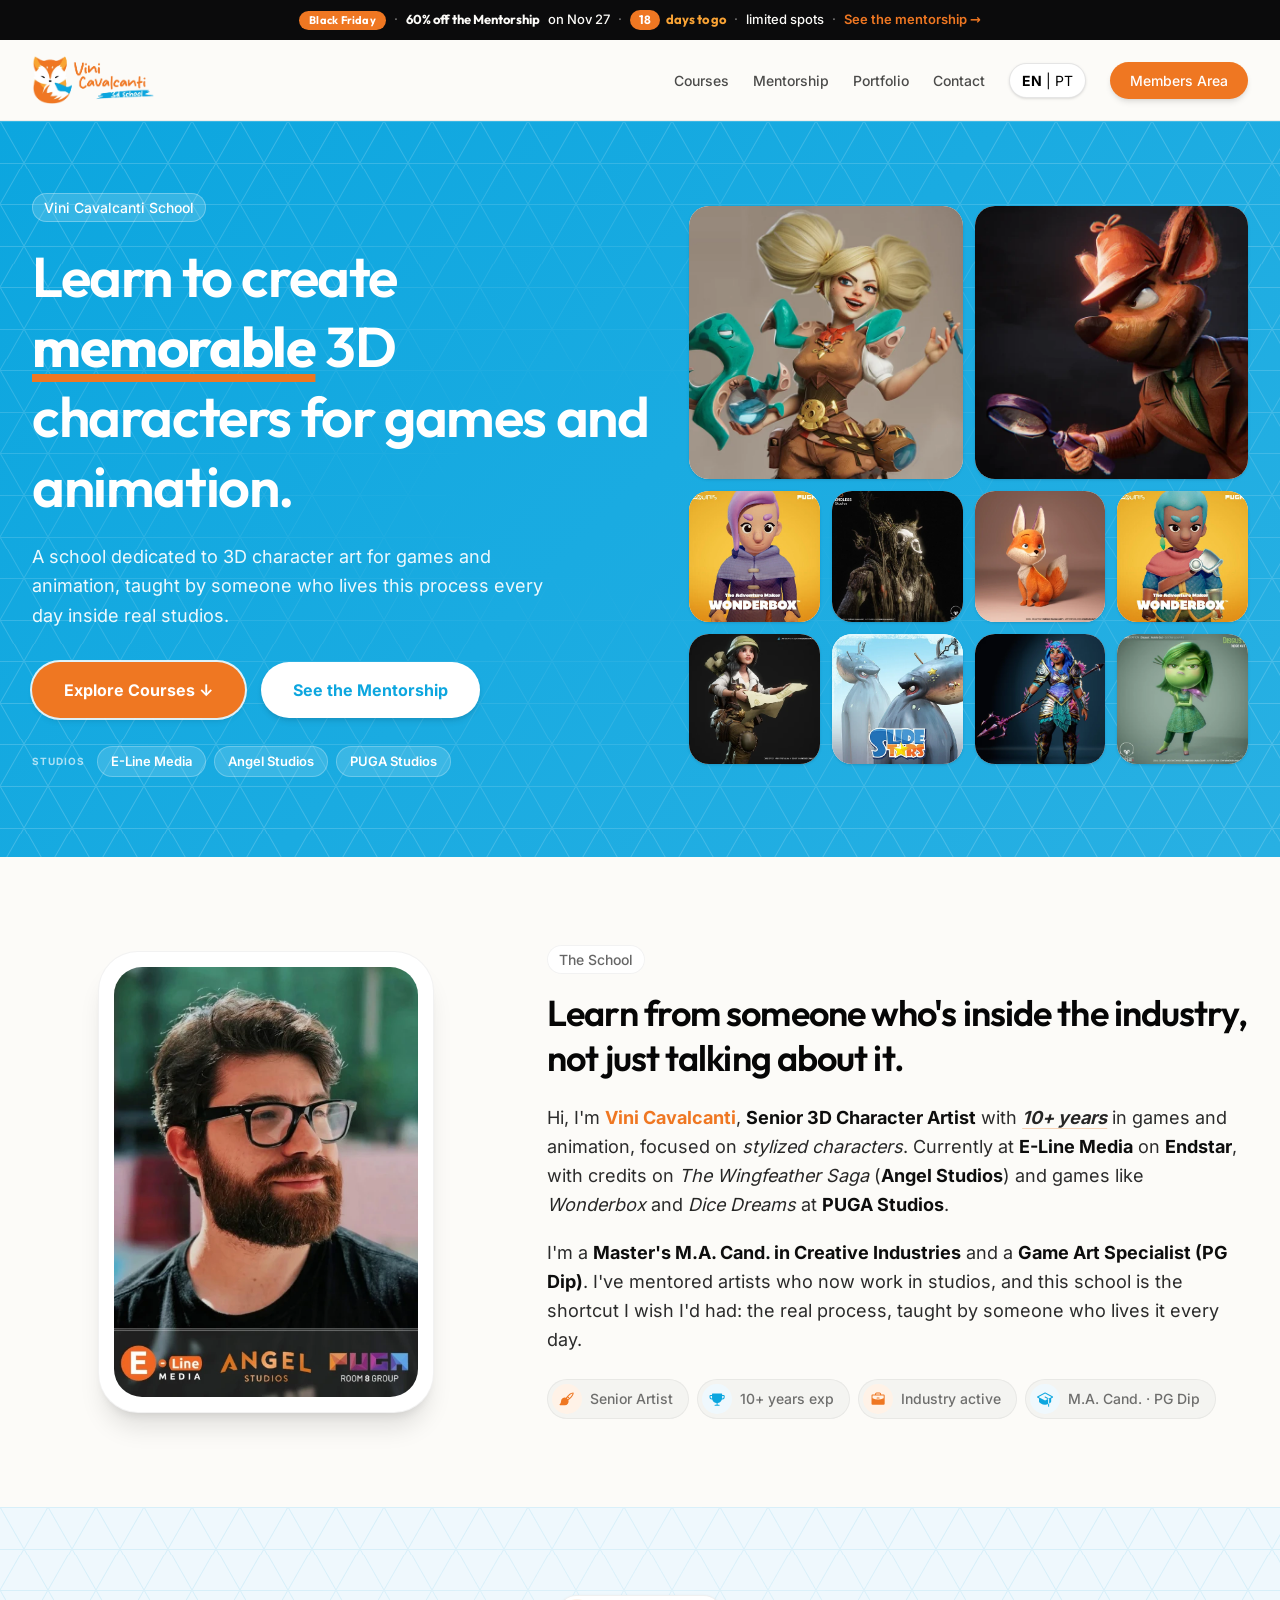
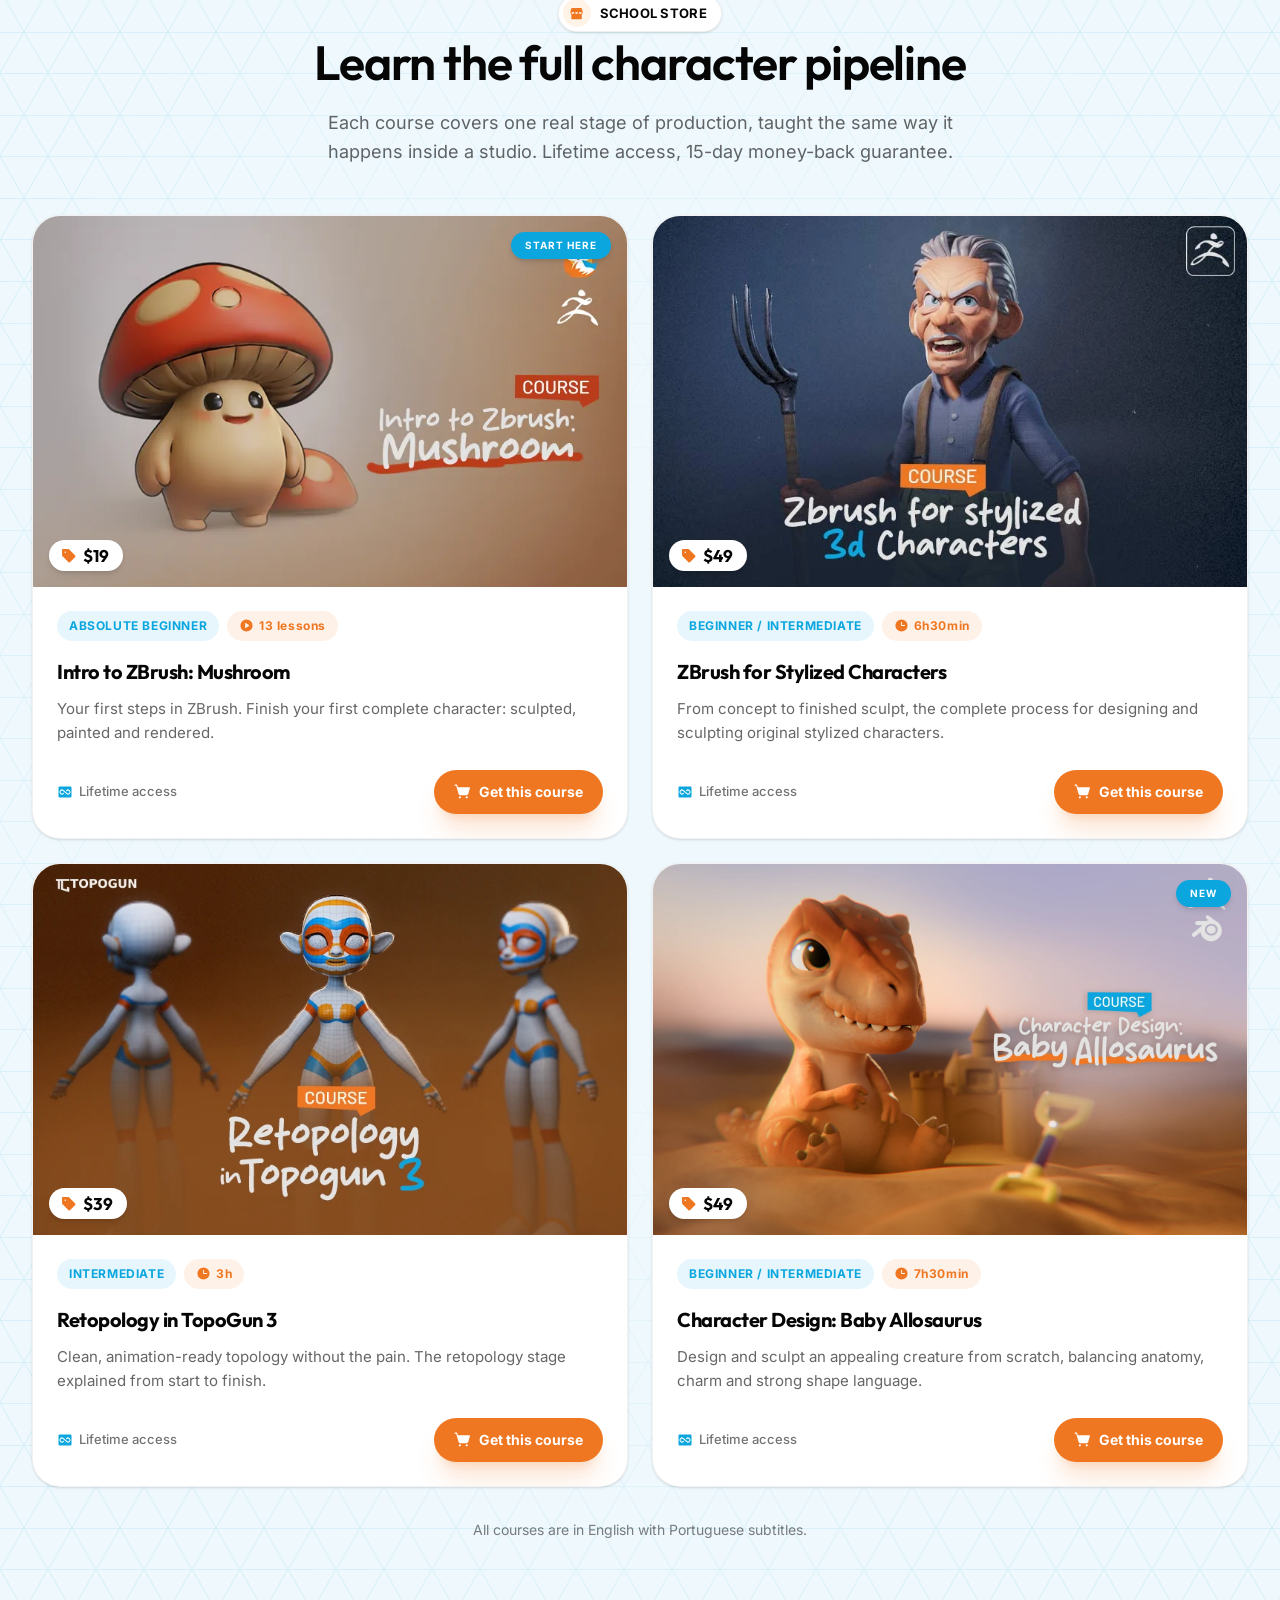
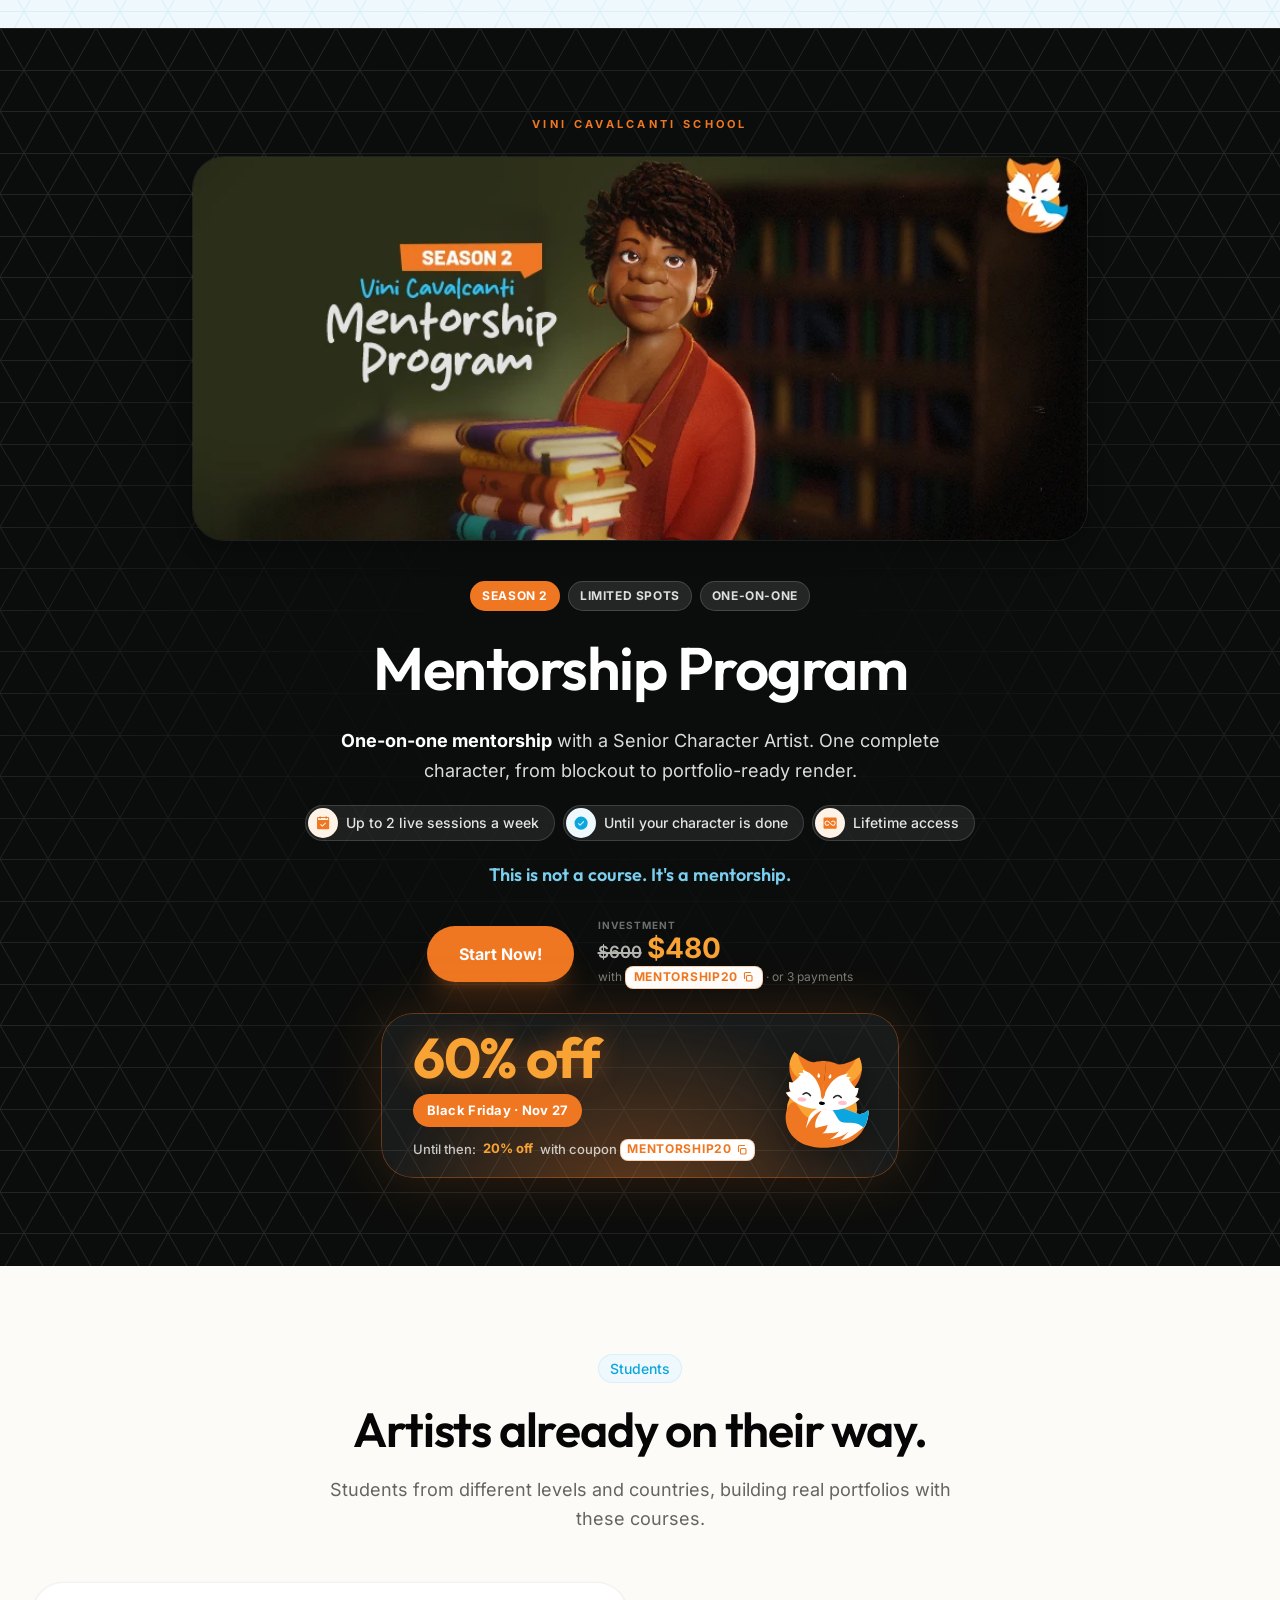
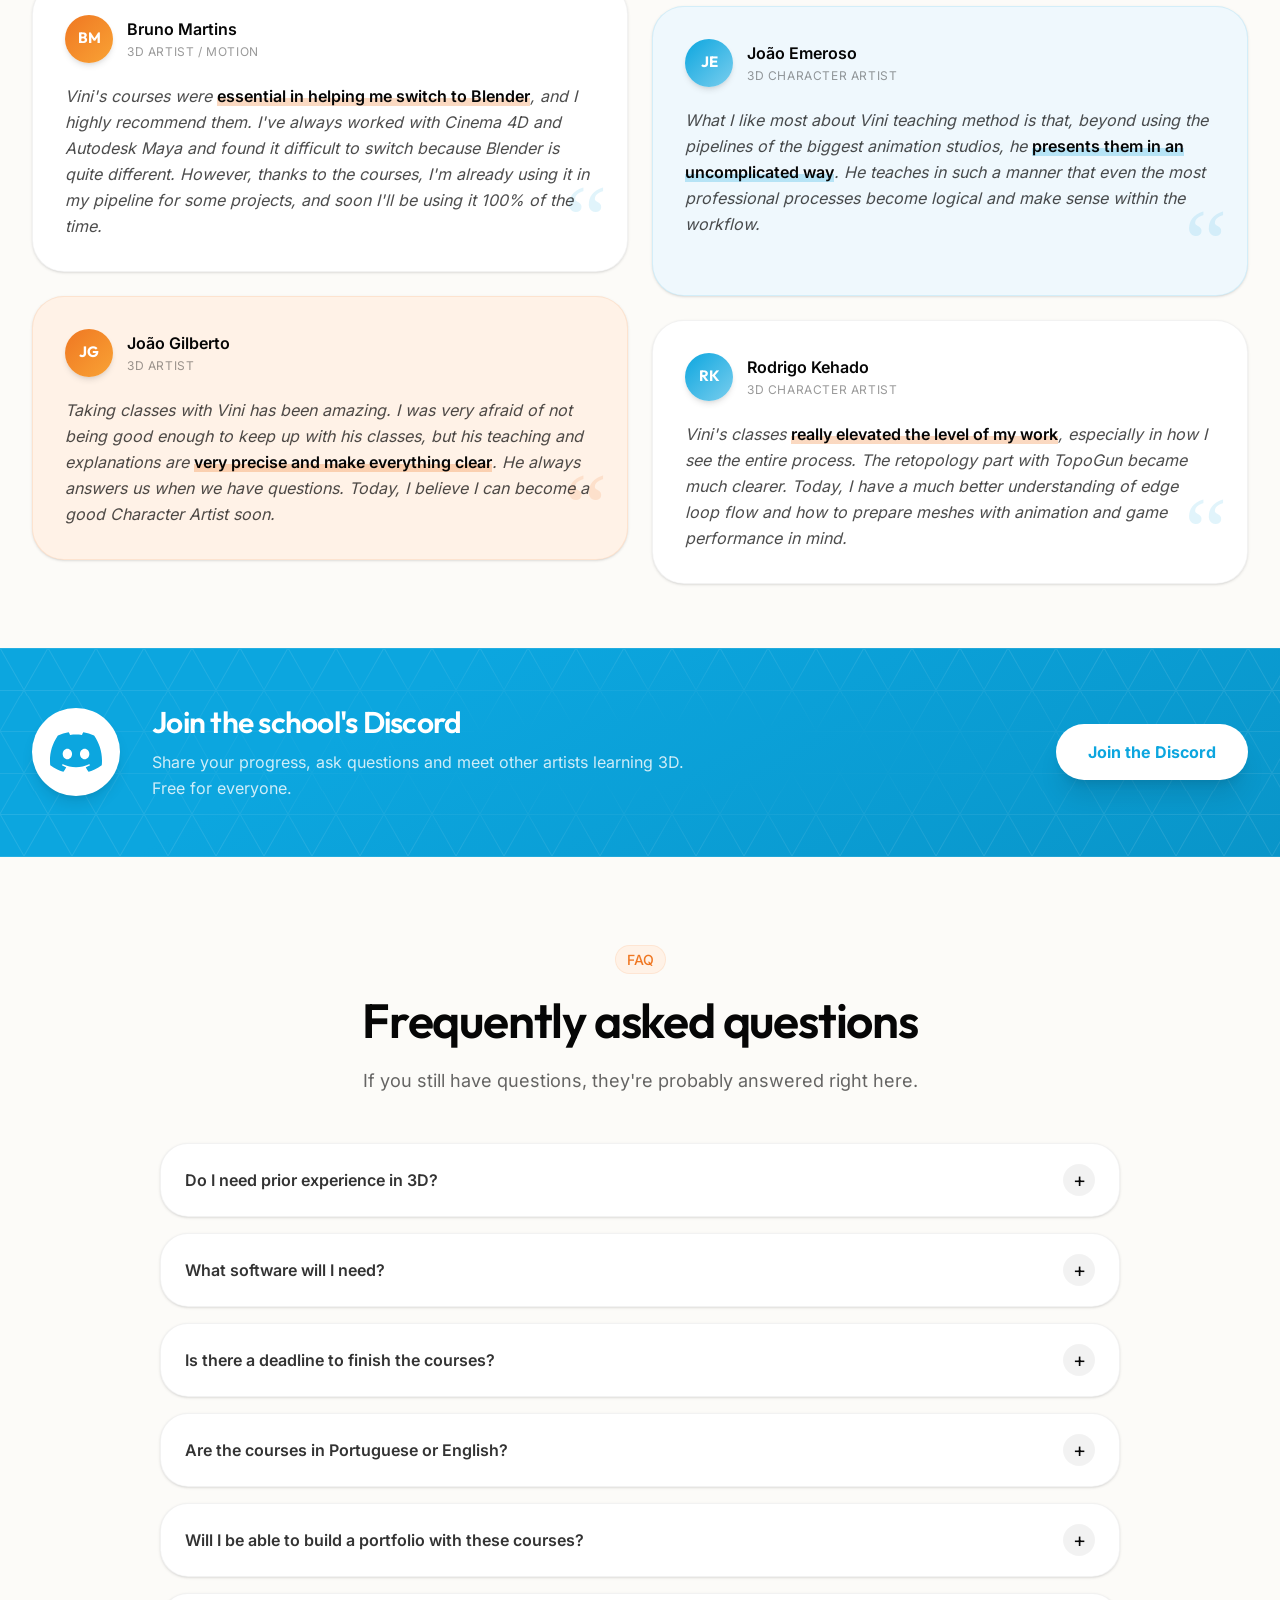
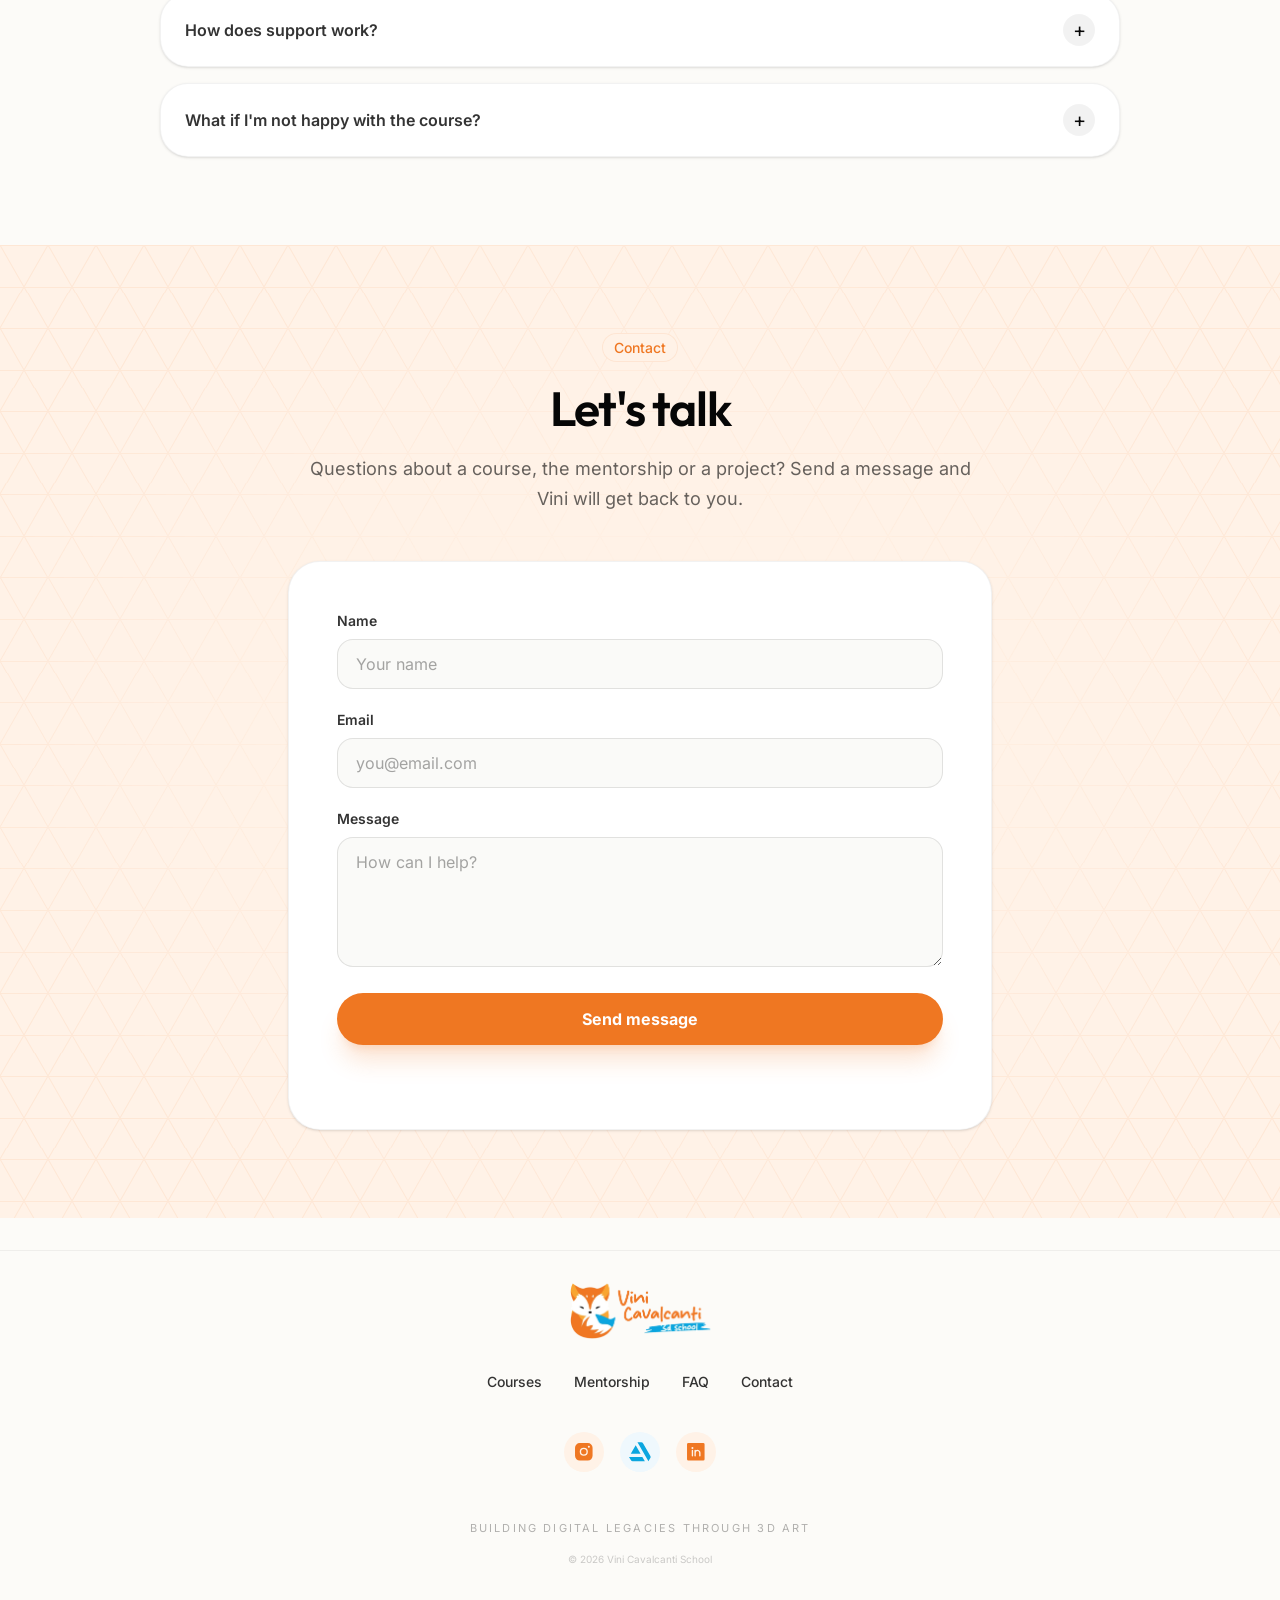
<file: index.html>
<!DOCTYPE html>
<html lang="en">
<head>
  <meta charset="UTF-8">
  <meta name="viewport" content="width=device-width, initial-scale=1.0">
  <title>Vini Cavalcanti School | 3D Character Art Courses &amp; Mentorship</title>
  <meta name="description" content="Learn 3D character art with Senior Character Artist Vini Cavalcanti. Courses on ZBrush sculpting, retopology and character design, plus one-on-one mentorship.">
  <meta name="author" content="Vini Cavalcanti">

  <!-- Open Graph -->
  <meta property="og:type" content="website">
  <meta property="og:url" content="https://vinicavalcanti.com/">
  <meta property="og:title" content="Vini Cavalcanti School | 3D Character Art Courses &amp; Mentorship">
  <meta property="og:description" content="Learn 3D character art with Senior Character Artist Vini Cavalcanti. Courses, bonuses and one-on-one mentorship.">
  <meta property="og:image" content="https://vinicavalcanti.com/images/og-image.png">
  <meta property="og:image:width" content="1200">
  <meta property="og:image:height" content="630">
  <meta property="twitter:card" content="summary_large_image">
  <meta property="twitter:title" content="Vini Cavalcanti School | 3D Character Art Courses &amp; Mentorship">
  <meta property="twitter:description" content="Learn 3D character art with Senior Character Artist Vini Cavalcanti. Courses, bonuses and one-on-one mentorship.">
  <meta property="twitter:image" content="https://vinicavalcanti.com/images/og-image.png">

  <link rel="canonical" href="https://vinicavalcanti.com/">
  <link rel="icon" href="/favicon.ico" sizes="48x48">
  <link rel="icon" type="image/png" href="images/favicon_vini_cavalcanti.png">

  <link rel="preload" href="fonts/inter-400.woff2" as="font" type="font/woff2" crossorigin>
  <link rel="preload" href="fonts/inter-600.woff2" as="font" type="font/woff2" crossorigin>
  <link rel="preload" href="fonts/outfit-700.woff2" as="font" type="font/woff2" crossorigin>
  <link rel="stylesheet" href="css/styles.css">

  <script type="application/ld+json">
  {
    "@context": "https://schema.org",
    "@type": "EducationalOrganization",
    "name": "Vini Cavalcanti School",
    "url": "https://vinicavalcanti.com",
    "sameAs": [
      "https://www.instagram.com/vinicavalcntiart",
      "https://www.artstation.com/viniciuscavalcanti",
      "https://www.linkedin.com/in/vinicavalcnti"
    ]
  }
  </script>
<!-- Meta Pixel Code -->
<script>
if (window.location.hostname === 'vinicavalcanti.com' || window.location.hostname.endsWith('.vinicavalcanti.com')) {
  var px = new Image();
  px.src = 'https://www.facebook.com/tr?id=999436976070756&ev=PageView&dl='
    + encodeURIComponent(location.href) + '&rl=' + encodeURIComponent(document.referrer)
    + '&if=false&ts=' + Date.now();
}
</script>
<noscript><img height="1" width="1" style="display:none"
src="https://www.facebook.com/tr?id=999436976070756&ev=PageView&noscript=1"
/></noscript>
<!-- End Meta Pixel Code -->
<!-- Google tag (gtag.js) -->
<script async src="https://www.googletagmanager.com/gtag/js?id=G-ZQB2W7YE9M"></script>
<script>
  window.dataLayer = window.dataLayer || [];
  function gtag(){dataLayer.push(arguments);}
  gtag('js', new Date());
  gtag('config', 'G-ZQB2W7YE9M');
</script>
</head>
<body id="top">

<!-- SECTION: promo-bar (home only: mentorship announcement above the sticky header; whole bar is the link) -->
<a class="promo-bar" id="promo-bar" href="./mentorship/one-on-one-mentorship/">
  <span class="promo-bar__pill">Black Friday</span>
  <span class="promo-bar__sep" aria-hidden="true">&middot;</span>
  <span class="promo-bar__title">60% off the Mentorship</span>
  <span class="promo-bar__title-ext promo-bar__d">on Nov 27</span>
  <span class="promo-bar__sep promo-bar__d promo-bar__x" aria-hidden="true">&middot;</span>
  <span class="promo-bar__count promo-bar__d promo-bar__x"><b class="promo-bar__days">18</b> <span class="pill__text">days to go</span></span>
  <span class="promo-bar__sep promo-bar__d promo-bar__x" aria-hidden="true">&middot;</span>
  <span class="promo-bar__desc promo-bar__desc--b promo-bar__d promo-bar__x">limited spots</span>
  <span class="promo-bar__sep" aria-hidden="true">&middot;</span>
  <span class="promo-bar__cta promo-bar__cta--long promo-bar__d">See the mentorship &rarr;</span>
  <span class="promo-bar__cta promo-bar__cta--short">Nov 27 &rarr;</span>
</a>

<!-- SECTION: header (replica of vinicavalcanti.com root header) -->
<header class="site-header">
  <nav class="container site-header__nav" aria-label="Main navigation">
    <a href="#top" class="site-header__logo" id="nav-logo-link">
      <img src="images/logo_vini_cavalcanti_3D.webp" alt="Vini Cavalcanti School" width="180" height="48" loading="eager" fetchpriority="high" decoding="async">
    </a>
    <div class="site-header__links" id="site-nav-links">
      <a href="#courses" id="nav-link-courses">Courses</a>
      <a href="#mentorship" id="nav-link-mentorship">Mentorship</a>
      <a href="https://www.artstation.com/viniciuscavalcanti" id="nav-link-portfolio" target="_blank" rel="noopener noreferrer">Portfolio</a>
      <a href="#contact" id="nav-link-contact">Contact</a>
      <button class="site-header__lang" type="button">EN | PT</button>
      <a href="https://hotmart.com/en/club/vini-cavalcanti" id="nav-members-desktop" class="btn btn--members" target="_blank" rel="noopener noreferrer">Members Area</a>
    </div>
    <button class="site-header__burger" id="nav-burger" type="button" aria-label="Open menu" aria-expanded="false" aria-controls="mobile-menu">
      <svg xmlns="http://www.w3.org/2000/svg" width="24" height="24" viewBox="0 0 24 24" fill="none" stroke="currentColor" stroke-width="2" stroke-linecap="round" stroke-linejoin="round" aria-hidden="true"><path d="M4 5h16"></path><path d="M4 12h16"></path><path d="M4 19h16"></path></svg>
    </button>
  </nav>
  <div class="site-header__mobile" id="mobile-menu" hidden>
    <a href="#courses">Courses</a>
    <a href="#mentorship">Mentorship</a>
    <a href="https://www.artstation.com/viniciuscavalcanti" target="_blank" rel="noopener noreferrer">Portfolio</a>
    <a href="#contact">Contact</a>
    <a href="https://hotmart.com/en/club/vini-cavalcanti" class="btn btn--members" target="_blank" rel="noopener noreferrer">Members Area</a>
    <button class="site-header__lang" type="button">EN | PT</button>
  </div>
</header>

<main>
<!-- SECTION: bf-hero (Black Friday 2026, REAL: 60% off on the mentorship on Nov 27; live countdown to Nov 27 00:00 BRT in js/main.js; "today" state on the day, hidden after) -->
<section class="bf-hero section--pattern-light" id="black-friday" aria-label="Black Friday">
  <div class="container bf-hero__inner">
    <p class="bf-hero__kicker">Black Friday</p>
    <p class="bf-hero__sub"><strong>60% off</strong> on the 1:1 Mentorship</p>
    <div class="bf-hero__timer" role="timer">
      <div class="bf-hero__unit"><b class="bf-hero__num" data-unit="d">18</b><span class="bf-hero__lbl pill__text">days</span></div>
      <div class="bf-hero__unit"><b class="bf-hero__num" data-unit="h">01</b><span class="bf-hero__lbl pill__text">hours</span></div>
      <div class="bf-hero__unit"><b class="bf-hero__num" data-unit="m">01</b><span class="bf-hero__lbl pill__text">min</span></div>
      <div class="bf-hero__unit"><b class="bf-hero__num" data-unit="s">44</b><span class="bf-hero__lbl pill__text">sec</span></div>
    </div>
    <p class="bf-hero__until">Nov 27 &middot; 00:00 BRT</p>
    <p class="bf-hero__today">Today &middot; 60% off</p>
    <div class="bf-hero__actions">
      <a href="./mentorship/one-on-one-mentorship/" id="bf-hero-cta" class="btn btn--primary">See the Mentorship</a>
      <p class="bf-hero__promo">Until then: <strong>20% off</strong> with coupon <button type="button" class="copy-code bf-hero__code" data-code="MENTORSHIP20" aria-label="Copy coupon MENTORSHIP20"><span class="copy-code__text">MENTORSHIP20</span><svg class="copy-code__ico" viewBox="0 0 24 24" fill="none" stroke="currentColor" stroke-width="2.25" stroke-linecap="round" stroke-linejoin="round" aria-hidden="true" focusable="false"><rect x="9" y="9" width="11" height="11" rx="2"/><path d="M5 15V5a2 2 0 0 1 2-2h10"/></svg></button></p>
    </div>
    <img class="bf-hero__fox" src="images/fox-happy-hop.svg" alt="" width="72" height="87" decoding="async">
  </div>
</section>


<!-- SECTION: hero (light bg, root copy, mosaic art grid like root site) -->
<section class="hero hero--home section--pattern-orange">
  <div class="container hero__grid">
    <div class="hero__content reveal">
      <span class="eyebrow eyebrow--blue">Vini Cavalcanti School</span>
      <h1 class="h-display">Learn to create <span class="accent-orange">memorable</span> 3D characters for games and animation.</h1>
      <p class="hero__sub">A school dedicated to 3D character art for games and animation, taught by someone who lives this process every day inside real studios.</p>
      <div class="hero__cta-row">
        <a href="#courses" id="hero-courses" class="btn btn--primary">Explore Courses &darr;</a>
        <a href="#mentorship" id="hero-mentorship" class="btn btn--inverse">See the Mentorship</a>
      </div>
      <div class="hero__studios">
        <span class="hero__studios-label">Studios</span>
        <span>E-Line Media</span>
        <span>Angel Studios</span>
        <span>PUGA Studios</span>
      </div>
    </div>
    <div class="hero__media reveal">
      <div class="hero-mosaic">
        <a href="https://www.artstation.com/viniciuscavalcanti" class="hm-6" target="_blank" rel="noopener noreferrer"><img src="images/portfolio-alchemist.webp" alt="Stylized alchemist girl with her octopus companion, 3D character by Vini Cavalcanti" width="600" height="600" loading="eager" fetchpriority="high" decoding="async"></a>
        <a href="https://www.artstation.com/viniciuscavalcanti" class="hm-6" target="_blank" rel="noopener noreferrer"><img src="images/portfolio-detective.webp" alt="Stylized detective mouse character by Vini Cavalcanti" width="600" height="600" loading="eager" decoding="async"></a>
        <a href="https://www.artstation.com/viniciuscavalcanti" class="hm-3" target="_blank" rel="noopener noreferrer"><img src="images/portfolio-novice.webp" alt="The Novice, stylized character by Vini Cavalcanti" width="400" height="400" loading="lazy" decoding="async"></a>
        <a href="https://www.artstation.com/viniciuscavalcanti" class="hm-3" target="_blank" rel="noopener noreferrer"><img src="images/portfolio-warden.webp" alt="Warden, stylized character sculpt by Vini Cavalcanti" width="400" height="400" loading="lazy" decoding="async"></a>
        <a href="https://www.artstation.com/viniciuscavalcanti" class="hm-3" target="_blank" rel="noopener noreferrer"><img src="images/portfolio-foxboard.webp" alt="Fox character design board by Vini Cavalcanti" width="400" height="400" loading="lazy" decoding="async"></a>
        <a href="https://www.artstation.com/viniciuscavalcanti" class="hm-3" target="_blank" rel="noopener noreferrer"><img src="images/portfolio-warrior.webp" alt="The Warrior, stylized character by Vini Cavalcanti" width="400" height="400" loading="lazy" decoding="async"></a>
        <a href="https://www.artstation.com/viniciuscavalcanti" class="hm-3" target="_blank" rel="noopener noreferrer"><img src="images/portfolio-render.webp" alt="Explorer character render by Vini Cavalcanti" width="400" height="400" loading="lazy" decoding="async"></a>
        <a href="https://www.artstation.com/viniciuscavalcanti" class="hm-3" target="_blank" rel="noopener noreferrer"><img src="images/portfolio-stars.webp" alt="Slide Stars characters by Vini Cavalcanti" width="400" height="400" loading="lazy" decoding="async"></a>
        <a href="https://www.artstation.com/viniciuscavalcanti" class="hm-3" target="_blank" rel="noopener noreferrer"><img src="images/vinicius-cavalcanti-boardinsta01-3.webp" alt="Armored warrior character design by Vini Cavalcanti" width="400" height="533" loading="lazy" decoding="async"></a>
        <a href="https://www.artstation.com/viniciuscavalcanti" class="hm-3" target="_blank" rel="noopener noreferrer"><img src="images/vinicius-cavalcanti-board1-1_1x.webp" alt="Character design board by Vini Cavalcanti" width="400" height="400" loading="lazy" decoding="async"></a>
      </div>
    </div>
  </div>
</section>

<!-- SECTION: school (about Vini, same position and text as root site) -->
<section class="section instructor" id="about">
  <div class="container instructor__grid">
    <div class="instructor__photo reveal">
      <img src="images/about_vini_photo.webp" alt="Vini Cavalcanti, Senior 3D Character Artist" width="490" height="760" loading="lazy" decoding="async">
    </div>
    <div class="instructor__body reveal">
      <span class="eyebrow eyebrow--neutral">The School</span>
      <h2 class="h-display">Learn from someone who's inside the industry, not just talking about it.</h2>
      <div class="instructor__bio">
        <p>Hi, I'm <span class="accent-orange">Vini Cavalcanti</span>, <strong>Senior 3D Character Artist</strong> with <strong><em class="u-orange">10+ years</em></strong> in games and animation, focused on <em>stylized characters</em>. Currently at <strong>E-Line Media</strong> on <strong>Endstar</strong>, with credits on <em>The Wingfeather Saga</em> (<strong>Angel Studios</strong>) and games like <em>Wonderbox</em> and <em>Dice Dreams</em> at <strong>PUGA Studios</strong>.</p>
        <p>I'm a <strong>Master's M.A. Cand. in Creative Industries</strong> and a <strong>Game Art Specialist (PG Dip)</strong>. I've mentored artists who now work in studios, and this school is the shortcut I wish I'd had: the real process, taught by someone who lives it every day.</p>
      </div>
      <div class="instructor__pills">
        <span><span class="ico ico--orange ico--sm"><svg class="ph" viewBox="0 0 256 256" fill="currentColor" aria-hidden="true" focusable="false"><path d="M232,32a8,8,0,0,0-8-8c-44.08,0-89.31,49.71-114.43,82.63A60,60,0,0,0,32,164c0,30.88-19.54,44.73-20.47,45.37A8,8,0,0,0,16,224H92a60,60,0,0,0,57.37-77.57C182.3,121.31,232,76.08,232,32ZM124.42,113.55q5.14-6.66,10.09-12.55A76.23,76.23,0,0,1,155,121.49q-5.9,4.94-12.55,10.09A60.54,60.54,0,0,0,124.42,113.55Zm42.7-2.68a92.57,92.57,0,0,0-22-22c31.78-34.53,55.75-45,69.9-47.91C212.17,55.12,201.65,79.09,167.12,110.87Z"/></svg></span><span class="pill__text">Senior Artist</span></span>
        <span><span class="ico ico--blue ico--sm"><svg class="ph" viewBox="0 0 256 256" fill="currentColor" aria-hidden="true" focusable="false"><path d="M232,64H208V48a8,8,0,0,0-8-8H56a8,8,0,0,0-8,8V64H24A16,16,0,0,0,8,80V96a40,40,0,0,0,40,40h3.65A80.13,80.13,0,0,0,120,191.61V216H96a8,8,0,0,0,0,16h64a8,8,0,0,0,0-16H136V191.58c31.94-3.23,58.44-25.64,68.08-55.58H208a40,40,0,0,0,40-40V80A16,16,0,0,0,232,64ZM48,120A24,24,0,0,1,24,96V80H48v32q0,4,.39,8ZM232,96a24,24,0,0,1-24,24h-.5a81.81,81.81,0,0,0,.5-8.9V80h24Z"/></svg></span><span class="pill__text">10+ years exp</span></span>
        <span><span class="ico ico--orange ico--sm"><svg class="ph" viewBox="0 0 256 256" fill="currentColor" aria-hidden="true" focusable="false"><path d="M152,112a8,8,0,0,1-8,8H112a8,8,0,0,1,0-16h32A8,8,0,0,1,152,112Zm80-40V200a16,16,0,0,1-16,16H40a16,16,0,0,1-16-16V72A16,16,0,0,1,40,56H80V48a24,24,0,0,1,24-24h48a24,24,0,0,1,24,24v8h40A16,16,0,0,1,232,72ZM96,56h64V48a8,8,0,0,0-8-8H104a8,8,0,0,0-8,8Zm120,57.61V72H40v41.61A184,184,0,0,0,128,136,184,184,0,0,0,216,113.61Z"/></svg></span><span class="pill__text">Industry active</span></span>
        <span><span class="ico ico--blue ico--sm"><svg class="ph" viewBox="0 0 256 256" fill="currentColor" aria-hidden="true" focusable="false"><path d="M176,207.24a119,119,0,0,0,16-7.73V240a8,8,0,0,1-16,0Zm11.76-88.43-56-29.87a8,8,0,0,0-7.52,14.12L171,128l17-9.06Zm64-29.87-120-64a8,8,0,0,0-7.52,0l-120,64a8,8,0,0,0,0,14.12L32,117.87v48.42a15.91,15.91,0,0,0,4.06,10.65C49.16,191.53,78.51,216,128,216a130,130,0,0,0,48-8.76V130.67L171,128l-43,22.93L43.83,106l0,0L25,96,128,41.07,231,96l-18.78,10-.06,0L188,118.94a8,8,0,0,1,4,6.93v73.64a115.63,115.63,0,0,0,27.94-22.57A15.91,15.91,0,0,0,224,166.29V117.87l27.76-14.81a8,8,0,0,0,0-14.12Z"/></svg></span><span class="pill__text">M.A. Cand. &middot; PG Dip</span></span>
      </div>
    </div>
  </div>
</section>

<!-- SECTION: courses -->
<section class="section section--store section--pattern-blue" id="courses">
  <div class="container">
    <div class="section__head reveal">
      <span class="store-sign"><span class="ico ico--orange ico--sm"><svg class="ph" viewBox="0 0 256 256" fill="currentColor" aria-hidden="true" focusable="false"><path d="M231.69,93.81,217.35,43.6A16.07,16.07,0,0,0,202,32H54A16.07,16.07,0,0,0,38.65,43.6L24.31,93.81A7.94,7.94,0,0,0,24,96v16a40,40,0,0,0,16,32v72a8,8,0,0,0,8,8H208a8,8,0,0,0,8-8V144a40,40,0,0,0,16-32V96A7.94,7.94,0,0,0,231.69,93.81ZM88,112a24,24,0,0,1-35.12,21.26,7.88,7.88,0,0,0-1.82-1.06A24,24,0,0,1,40,112v-8H88Zm64,0a24,24,0,0,1-48,0v-8h48Zm64,0a24,24,0,0,1-11.07,20.2,8.08,8.08,0,0,0-1.8,1.05A24,24,0,0,1,168,112v-8h48Z"/></svg></span><span class="pill__text">School store</span></span>
      <h2 class="h-display">Learn the full character pipeline</h2>
      <p class="section__lead">Each course covers one real stage of production, taught the same way it happens inside a studio. Lifetime access, 15-day money-back guarantee.</p>
    </div>
    <div class="grid-3">
      <article class="card course-card reveal">
        <span class="course-card__ribbon">START HERE</span>
        <div class="course-card__media">
          <img src="images/course-Intro_Zbrush_Mushroom.webp" alt="Intro to ZBrush: Mushroom course art" width="800" height="500" loading="lazy" decoding="async">
          <span class="course-card__pricetag"><svg class="ph" viewBox="0 0 256 256" fill="currentColor" aria-hidden="true" focusable="false"><path d="M243.31,136,144,36.69A15.86,15.86,0,0,0,132.69,32H40a8,8,0,0,0-8,8v92.69A15.86,15.86,0,0,0,36.69,144L136,243.31a16,16,0,0,0,22.63,0l84.68-84.68a16,16,0,0,0,0-22.63ZM84,96A12,12,0,1,1,96,84,12,12,0,0,1,84,96Z"/></svg><span class="course-card__pricetag-value">$19</span></span>
        </div>
        <div class="course-card__body">
          <div class="course-card__badges">
            <span class="badge badge--level">Absolute Beginner</span>
            <span class="badge badge--meta"><svg class="ph" viewBox="0 0 256 256" fill="currentColor" aria-hidden="true" focusable="false"><path d="M128,24A104,104,0,1,0,232,128,104.11,104.11,0,0,0,128,24Zm40.55,110.58-52,36A8,8,0,0,1,104,164V92a8,8,0,0,1,12.55-6.58l52,36a8,8,0,0,1,0,13.16Z"/></svg><span class="pill__text">13 lessons</span></span>
          </div>
          <h3>Intro to ZBrush: Mushroom</h3>
          <p>Your first steps in ZBrush. Finish your first complete character: sculpted, painted and rendered.</p>
          <div class="course-card__foot">
            <span class="course-card__meta"><svg class="ph" viewBox="0 0 256 256" fill="currentColor" aria-hidden="true" focusable="false"><path d="M216,40H40A16,16,0,0,0,24,56V200a16,16,0,0,0,16,16H216a16,16,0,0,0,16-16V56A16,16,0,0,0,216,40ZM204.28,156.28a40,40,0,0,1-56.4.17L97.29,111.34,97,111A24,24,0,1,0,97,145c.36-.36.71-.73,1-1.1a8,8,0,1,1,12,10.6c-.55.62-1.13,1.23-1.71,1.81a40,40,0,1,1-.17-56.73l50.58,45.11.33.31A24,24,0,1,0,159,111c-.36.36-.7.72-1,1.1a8,8,0,0,1-12-10.59c.54-.62,1.12-1.24,1.71-1.82a40,40,0,0,1,56.57,56.56Z"/></svg><span class="pill__text">Lifetime access</span></span>
            <a href="./courses/intro-to-zbrush-mushroom/" class="btn btn--primary btn--sm"><svg class="ph" viewBox="0 0 256 256" fill="currentColor" aria-hidden="true" focusable="false"><path d="M239.71,74.14l-25.64,92.28A24.06,24.06,0,0,1,191,184H92.16A24.06,24.06,0,0,1,69,166.42L33.92,40H16a8,8,0,0,1,0-16H40a8,8,0,0,1,7.71,5.86L57.19,64H232a8,8,0,0,1,7.71,10.14ZM88,200a16,16,0,1,0,16,16A16,16,0,0,0,88,200Zm104,0a16,16,0,1,0,16,16A16,16,0,0,0,192,200Z"/></svg><span class="pill__text">Get this course</span></a>
          </div>
        </div>
      </article>
      <article class="card course-card course-card--tag-top reveal">
        <div class="course-card__media">
          <img src="images/course-Zbrush_For_Stylized_Characters.webp" alt="ZBrush for Stylized Characters course art" width="800" height="500" loading="lazy" decoding="async">
          <span class="course-card__pricetag"><svg class="ph" viewBox="0 0 256 256" fill="currentColor" aria-hidden="true" focusable="false"><path d="M243.31,136,144,36.69A15.86,15.86,0,0,0,132.69,32H40a8,8,0,0,0-8,8v92.69A15.86,15.86,0,0,0,36.69,144L136,243.31a16,16,0,0,0,22.63,0l84.68-84.68a16,16,0,0,0,0-22.63ZM84,96A12,12,0,1,1,96,84,12,12,0,0,1,84,96Z"/></svg><span class="course-card__pricetag-value">$49</span></span>
        </div>
        <div class="course-card__body">
          <div class="course-card__badges">
            <span class="badge badge--level">Beginner / Intermediate</span>
            <span class="badge badge--meta"><svg class="ph" viewBox="0 0 256 256" fill="currentColor" aria-hidden="true" focusable="false"><path d="M128,24A104,104,0,1,0,232,128,104.11,104.11,0,0,0,128,24Zm56,112H128a8,8,0,0,1-8-8V72a8,8,0,0,1,16,0v48h48a8,8,0,0,1,0,16Z"/></svg><span class="pill__text">6h30min</span></span>
          </div>
          <h3>ZBrush for Stylized Characters</h3>
          <p>From concept to finished sculpt, the complete process for designing and sculpting original stylized characters.</p>
          <div class="course-card__foot">
            <span class="course-card__meta"><svg class="ph" viewBox="0 0 256 256" fill="currentColor" aria-hidden="true" focusable="false"><path d="M216,40H40A16,16,0,0,0,24,56V200a16,16,0,0,0,16,16H216a16,16,0,0,0,16-16V56A16,16,0,0,0,216,40ZM204.28,156.28a40,40,0,0,1-56.4.17L97.29,111.34,97,111A24,24,0,1,0,97,145c.36-.36.71-.73,1-1.1a8,8,0,1,1,12,10.6c-.55.62-1.13,1.23-1.71,1.81a40,40,0,1,1-.17-56.73l50.58,45.11.33.31A24,24,0,1,0,159,111c-.36.36-.7.72-1,1.1a8,8,0,0,1-12-10.59c.54-.62,1.12-1.24,1.71-1.82a40,40,0,0,1,56.57,56.56Z"/></svg><span class="pill__text">Lifetime access</span></span>
            <a href="./courses/zbrush-for-stylized-characters/" class="btn btn--primary btn--sm"><svg class="ph" viewBox="0 0 256 256" fill="currentColor" aria-hidden="true" focusable="false"><path d="M239.71,74.14l-25.64,92.28A24.06,24.06,0,0,1,191,184H92.16A24.06,24.06,0,0,1,69,166.42L33.92,40H16a8,8,0,0,1,0-16H40a8,8,0,0,1,7.71,5.86L57.19,64H232a8,8,0,0,1,7.71,10.14ZM88,200a16,16,0,1,0,16,16A16,16,0,0,0,88,200Zm104,0a16,16,0,1,0,16,16A16,16,0,0,0,192,200Z"/></svg><span class="pill__text">Get this course</span></a>
          </div>
        </div>
      </article>
      <article class="card course-card reveal">
        <div class="course-card__media">
          <img src="images/course_retopologia_in_topoGun3.webp" alt="Retopology in TopoGun 3 course art" width="800" height="500" loading="lazy" decoding="async">
          <span class="course-card__pricetag"><svg class="ph" viewBox="0 0 256 256" fill="currentColor" aria-hidden="true" focusable="false"><path d="M243.31,136,144,36.69A15.86,15.86,0,0,0,132.69,32H40a8,8,0,0,0-8,8v92.69A15.86,15.86,0,0,0,36.69,144L136,243.31a16,16,0,0,0,22.63,0l84.68-84.68a16,16,0,0,0,0-22.63ZM84,96A12,12,0,1,1,96,84,12,12,0,0,1,84,96Z"/></svg><span class="course-card__pricetag-value">$39</span></span>
        </div>
        <div class="course-card__body">
          <div class="course-card__badges">
            <span class="badge badge--level">Intermediate</span>
            <span class="badge badge--meta"><svg class="ph" viewBox="0 0 256 256" fill="currentColor" aria-hidden="true" focusable="false"><path d="M128,24A104,104,0,1,0,232,128,104.11,104.11,0,0,0,128,24Zm56,112H128a8,8,0,0,1-8-8V72a8,8,0,0,1,16,0v48h48a8,8,0,0,1,0,16Z"/></svg><span class="pill__text">3h</span></span>
          </div>
          <h3>Retopology in TopoGun 3</h3>
          <p>Clean, animation-ready topology without the pain. The retopology stage explained from start to finish.</p>
          <div class="course-card__foot">
            <span class="course-card__meta"><svg class="ph" viewBox="0 0 256 256" fill="currentColor" aria-hidden="true" focusable="false"><path d="M216,40H40A16,16,0,0,0,24,56V200a16,16,0,0,0,16,16H216a16,16,0,0,0,16-16V56A16,16,0,0,0,216,40ZM204.28,156.28a40,40,0,0,1-56.4.17L97.29,111.34,97,111A24,24,0,1,0,97,145c.36-.36.71-.73,1-1.1a8,8,0,1,1,12,10.6c-.55.62-1.13,1.23-1.71,1.81a40,40,0,1,1-.17-56.73l50.58,45.11.33.31A24,24,0,1,0,159,111c-.36.36-.7.72-1,1.1a8,8,0,0,1-12-10.59c.54-.62,1.12-1.24,1.71-1.82a40,40,0,0,1,56.57,56.56Z"/></svg><span class="pill__text">Lifetime access</span></span>
            <a href="./courses/retopology-in-topogun-3/" class="btn btn--primary btn--sm"><svg class="ph" viewBox="0 0 256 256" fill="currentColor" aria-hidden="true" focusable="false"><path d="M239.71,74.14l-25.64,92.28A24.06,24.06,0,0,1,191,184H92.16A24.06,24.06,0,0,1,69,166.42L33.92,40H16a8,8,0,0,1,0-16H40a8,8,0,0,1,7.71,5.86L57.19,64H232a8,8,0,0,1,7.71,10.14ZM88,200a16,16,0,1,0,16,16A16,16,0,0,0,88,200Zm104,0a16,16,0,1,0,16,16A16,16,0,0,0,192,200Z"/></svg><span class="pill__text">Get this course</span></a>
          </div>
        </div>
      </article>
      <article class="card course-card reveal">
        <span class="course-card__ribbon">NEW</span>
        <div class="course-card__media">
          <img src="images/Character_Design_Baby_Allosaurus.webp" alt="Character Design: Baby Allosaurus course art" class="img-focus-right" width="800" height="500" loading="lazy" decoding="async">
          <span class="course-card__pricetag"><svg class="ph" viewBox="0 0 256 256" fill="currentColor" aria-hidden="true" focusable="false"><path d="M243.31,136,144,36.69A15.86,15.86,0,0,0,132.69,32H40a8,8,0,0,0-8,8v92.69A15.86,15.86,0,0,0,36.69,144L136,243.31a16,16,0,0,0,22.63,0l84.68-84.68a16,16,0,0,0,0-22.63ZM84,96A12,12,0,1,1,96,84,12,12,0,0,1,84,96Z"/></svg><span class="course-card__pricetag-value">$49</span></span>
        </div>
        <div class="course-card__body">
          <div class="course-card__badges">
            <span class="badge badge--level">Beginner / Intermediate</span>
            <span class="badge badge--meta"><svg class="ph" viewBox="0 0 256 256" fill="currentColor" aria-hidden="true" focusable="false"><path d="M128,24A104,104,0,1,0,232,128,104.11,104.11,0,0,0,128,24Zm56,112H128a8,8,0,0,1-8-8V72a8,8,0,0,1,16,0v48h48a8,8,0,0,1,0,16Z"/></svg><span class="pill__text">7h30min</span></span>
          </div>
          <h3>Character Design: Baby Allosaurus</h3>
          <p>Design and sculpt an appealing creature from scratch, balancing anatomy, charm and strong shape language.</p>
          <div class="course-card__foot">
            <span class="course-card__meta"><svg class="ph" viewBox="0 0 256 256" fill="currentColor" aria-hidden="true" focusable="false"><path d="M216,40H40A16,16,0,0,0,24,56V200a16,16,0,0,0,16,16H216a16,16,0,0,0,16-16V56A16,16,0,0,0,216,40ZM204.28,156.28a40,40,0,0,1-56.4.17L97.29,111.34,97,111A24,24,0,1,0,97,145c.36-.36.71-.73,1-1.1a8,8,0,1,1,12,10.6c-.55.62-1.13,1.23-1.71,1.81a40,40,0,1,1-.17-56.73l50.58,45.11.33.31A24,24,0,1,0,159,111c-.36.36-.7.72-1,1.1a8,8,0,0,1-12-10.59c.54-.62,1.12-1.24,1.71-1.82a40,40,0,0,1,56.57,56.56Z"/></svg><span class="pill__text">Lifetime access</span></span>
            <a href="./courses/character-design-baby-allosaurus/" class="btn btn--primary btn--sm"><svg class="ph" viewBox="0 0 256 256" fill="currentColor" aria-hidden="true" focusable="false"><path d="M239.71,74.14l-25.64,92.28A24.06,24.06,0,0,1,191,184H92.16A24.06,24.06,0,0,1,69,166.42L33.92,40H16a8,8,0,0,1,0-16H40a8,8,0,0,1,7.71,5.86L57.19,64H232a8,8,0,0,1,7.71,10.14ZM88,200a16,16,0,1,0,16,16A16,16,0,0,0,88,200Zm104,0a16,16,0,1,0,16,16A16,16,0,0,0,192,200Z"/></svg><span class="pill__text">Get this course</span></a>
          </div>
        </div>
      </article>
    </div>
    <p class="courses__note reveal">All courses are in English with Portuguese subtitles.</p>
  </div>
</section>

<!-- SECTION: mentorship (featured dark band, centered banner) -->
<section class="mship-billboard section--pattern-light" id="mentorship">
  <div class="container mship-billboard__inner">
    <div class="mship-billboard__content reveal">
      <span class="mship-billboard__brand">Vini Cavalcanti School</span>
      <div class="mship-billboard__art">
        <img src="images/mentorship_image.webp" alt="Vini Cavalcanti Mentorship Program, Season 2" width="1200" height="514" loading="lazy" decoding="async">
      </div>
      <div class="mship-billboard__badges">
        <span class="badge badge--season">Season 2</span>
        <span class="badge badge--dark">Limited Spots</span>
        <span class="badge badge--dark">One-on-One</span>
      </div>
      <h2 class="h-display">Mentorship Program</h2>
      <p class="mship-billboard__lead"><strong>One-on-one mentorship</strong> with a Senior Character Artist. One complete character, from blockout to portfolio-ready render.</p>
      <ul class="mship-billboard__facts">
        <li><span class="ico ico--orange ico--sm"><svg class="ph" viewBox="0 0 256 256" fill="currentColor" aria-hidden="true" focusable="false"><path d="M208,32H184V24a8,8,0,0,0-16,0v8H88V24a8,8,0,0,0-16,0v8H48A16,16,0,0,0,32,48V208a16,16,0,0,0,16,16H208a16,16,0,0,0,16-16V48A16,16,0,0,0,208,32ZM169.66,133.66l-48,48a8,8,0,0,1-11.32,0l-24-24a8,8,0,0,1,11.32-11.32L116,164.69l42.34-42.35a8,8,0,0,1,11.32,11.32ZM48,80V48H72v8a8,8,0,0,0,16,0V48h80v8a8,8,0,0,0,16,0V48h24V80Z"/></svg></span><span class="pill__text">Up to 2 live sessions a week</span></li>
        <li><span class="ico ico--blue ico--sm"><svg class="ph" viewBox="0 0 256 256" fill="currentColor" aria-hidden="true" focusable="false"><path d="M128,24A104,104,0,1,0,232,128,104.11,104.11,0,0,0,128,24Zm45.66,85.66-56,56a8,8,0,0,1-11.32,0l-24-24a8,8,0,0,1,11.32-11.32L112,148.69l50.34-50.35a8,8,0,0,1,11.32,11.32Z"/></svg></span><span class="pill__text">Until your character is done</span></li>
        <li><span class="ico ico--orange ico--sm"><svg class="ph" viewBox="0 0 256 256" fill="currentColor" aria-hidden="true" focusable="false"><path d="M216,40H40A16,16,0,0,0,24,56V200a16,16,0,0,0,16,16H216a16,16,0,0,0,16-16V56A16,16,0,0,0,216,40ZM204.28,156.28a40,40,0,0,1-56.4.17L97.29,111.34,97,111A24,24,0,1,0,97,145c.36-.36.71-.73,1-1.1a8,8,0,1,1,12,10.6c-.55.62-1.13,1.23-1.71,1.81a40,40,0,1,1-.17-56.73l50.58,45.11.33.31A24,24,0,1,0,159,111c-.36.36-.7.72-1,1.1a8,8,0,0,1-12-10.59c.54-.62,1.12-1.24,1.71-1.82a40,40,0,0,1,56.57,56.56Z"/></svg></span><span class="pill__text">Lifetime access</span></li>
      </ul>
      <p class="mship-billboard__tag">This is not a course. It's a mentorship.</p>
      <div class="mship-billboard__foot">
        <a href="./mentorship/one-on-one-mentorship/" id="mentorship-cta" class="btn btn--primary">Start Now!</a>
        <div class="mship-billboard__price">
          <span>Investment</span>
          <strong><s class="price-old">$600</s>$480</strong>
          <span class="hero__price-note">with <button type="button" class="copy-code" data-code="MENTORSHIP20" aria-label="Copy coupon MENTORSHIP20"><span class="copy-code__text">MENTORSHIP20</span><svg class="copy-code__ico" viewBox="0 0 24 24" fill="none" stroke="currentColor" stroke-width="2.25" stroke-linecap="round" stroke-linejoin="round" aria-hidden="true" focusable="false"><rect x="9" y="9" width="11" height="11" rx="2"/><path d="M5 15V5a2 2 0 0 1 2-2h10"/></svg></button> &middot; or 3 payments</span>
        </div>
      </div>
      <div class="mship-billboard__bf" role="note">
        <div class="mship-billboard__bf-col">
          <strong class="mship-billboard__bf-pct">60% off</strong>
          <span class="mship-billboard__bf-tag">Black Friday &middot; Nov 27</span>
          <p class="mship-billboard__promo">Until then: <strong>20% off</strong> with coupon <button type="button" class="copy-code mship-billboard__code" data-code="MENTORSHIP20" aria-label="Copy coupon MENTORSHIP20"><span class="copy-code__text">MENTORSHIP20</span><svg class="copy-code__ico" viewBox="0 0 24 24" fill="none" stroke="currentColor" stroke-width="2.25" stroke-linecap="round" stroke-linejoin="round" aria-hidden="true" focusable="false"><rect x="9" y="9" width="11" height="11" rx="2"/><path d="M5 15V5a2 2 0 0 1 2-2h10"/></svg></button></p>
        </div>
        <img class="mship-billboard__bf-fox" src="images/fox-happy-hop.svg" alt="" width="96" height="116" loading="lazy" decoding="async">
      </div>
    </div>
  </div>
</section>

<!-- SECTION: testimonials (student quotes, editorial cards) -->
<section class="section tstm" id="testimonials">
  <div class="container">
    <div class="section__head reveal">
      <span class="eyebrow eyebrow--blue">Students</span>
      <h2 class="h-display">Artists already on their way.</h2>
      <p class="section__lead">Students from different levels and countries, building real portfolios with these courses.</p>
    </div>
    <div class="tstm__row reveal">
      <figure class="tstm-card">
        <figcaption class="tstm-card__head">
          <span class="tstm-card__avatar tstm-card__avatar--orange" aria-hidden="true">BM</span>
          <span class="tstm-card__who"><strong>Bruno Martins</strong><span>3D Artist / Motion</span></span>
        </figcaption>
        <blockquote>Vini's courses were <span class="hl">essential in helping me switch to Blender</span>, and I highly recommend them. I've always worked with Cinema 4D and Autodesk Maya and found it difficult to switch because Blender is quite different. However, thanks to the courses, I'm already using it in my pipeline for some projects, and soon I'll be using it 100% of the time.</blockquote>
        <div class="tstm-card__mark" aria-hidden="true">&ldquo;</div>
      </figure>
      <figure class="tstm-card tstm-card--blue">
        <figcaption class="tstm-card__head">
          <span class="tstm-card__avatar tstm-card__avatar--blue" aria-hidden="true">JE</span>
          <span class="tstm-card__who"><strong>Jo&atilde;o Emeroso</strong><span>3D Character Artist</span></span>
        </figcaption>
        <blockquote>What I like most about Vini teaching method is that, beyond using the pipelines of the biggest animation studios, he <span class="hl">presents them in an uncomplicated way</span>. He teaches in such a manner that even the most professional processes become logical and make sense within the workflow.</blockquote>
        <div class="tstm-card__mark" aria-hidden="true">&ldquo;</div>
      </figure>
      <figure class="tstm-card tstm-card--orange">
        <figcaption class="tstm-card__head">
          <span class="tstm-card__avatar tstm-card__avatar--orange" aria-hidden="true">JG</span>
          <span class="tstm-card__who"><strong>Jo&atilde;o Gilberto</strong><span>3D Artist</span></span>
        </figcaption>
        <blockquote>Taking classes with Vini has been amazing. I was very afraid of not being good enough to keep up with his classes, but his teaching and explanations are <span class="hl">very precise and make everything clear</span>. He always answers us when we have questions. Today, I believe I can become a good Character Artist soon.</blockquote>
        <div class="tstm-card__mark" aria-hidden="true">&ldquo;</div>
      </figure>
      <figure class="tstm-card">
        <figcaption class="tstm-card__head">
          <span class="tstm-card__avatar tstm-card__avatar--blue" aria-hidden="true">RK</span>
          <span class="tstm-card__who"><strong>Rodrigo Kehado</strong><span>3D Character Artist</span></span>
        </figcaption>
        <blockquote>Vini's classes <span class="hl">really elevated the level of my work</span>, especially in how I see the entire process. The retopology part with TopoGun became much clearer. Today, I have a much better understanding of edge loop flow and how to prepare meshes with animation and game performance in mind.</blockquote>
        <div class="tstm-card__mark" aria-hidden="true">&ldquo;</div>
      </figure>
    </div>
  </div>
</section>

<!-- SECTION: discord (school community banner) -->
<section class="section section--compact discord-banner section--pattern-light" id="discord">
  <div class="container discord-banner__inner">
    <div class="discord-banner__badge reveal">
      <svg class="si" viewBox="0 0 24 24" fill="currentColor" aria-hidden="true" focusable="false"><path d="M20.317 4.3698a19.7913 19.7913 0 00-4.8851-1.5152.0741.0741 0 00-.0785.0371c-.211.3753-.4447.8648-.6083 1.2495-1.8447-.2762-3.68-.2762-5.4868 0-.1636-.3933-.4058-.8742-.6177-1.2495a.077.077 0 00-.0785-.037 19.7363 19.7363 0 00-4.8852 1.515.0699.0699 0 00-.0321.0277C.5334 9.0458-.319 13.5799.0992 18.0578a.0824.0824 0 00.0312.0561c2.0528 1.5076 4.0413 2.4228 5.9929 3.0294a.0777.0777 0 00.0842-.0276c.4616-.6304.8731-1.2952 1.226-1.9942a.076.076 0 00-.0416-.1057c-.6528-.2476-1.2743-.5495-1.8722-.8923a.077.077 0 01-.0076-.1277c.1258-.0943.2517-.1923.3718-.2914a.0743.0743 0 01.0776-.0105c3.9278 1.7933 8.18 1.7933 12.0614 0a.0739.0739 0 01.0785.0095c.1202.099.246.1981.3728.2924a.077.077 0 01-.0066.1276 12.2986 12.2986 0 01-1.873.8914.0766.0766 0 00-.0407.1067c.3604.698.7719 1.3628 1.225 1.9932a.076.076 0 00.0842.0286c1.961-.6067 3.9495-1.5219 6.0023-3.0294a.077.077 0 00.0313-.0552c.5004-5.177-.8382-9.6739-3.5485-13.6604a.061.061 0 00-.0312-.0286zM8.02 15.3312c-1.1825 0-2.1569-1.0857-2.1569-2.419 0-1.3332.9555-2.4189 2.157-2.4189 1.2108 0 2.1757 1.0952 2.1568 2.419 0 1.3332-.9555 2.4189-2.1569 2.4189zm7.9748 0c-1.1825 0-2.1569-1.0857-2.1569-2.419 0-1.3332.9554-2.4189 2.1569-2.4189 1.2108 0 2.1757 1.0952 2.1568 2.419 0 1.3332-.946 2.4189-2.1568 2.4189Z"/></svg>
    </div>
    <div class="discord-banner__body reveal">
      <h2 class="h-display">Join the school's Discord</h2>
      <p>Share your progress, ask questions and meet other artists learning 3D. Free for everyone.</p>
    </div>
    <div class="discord-banner__cta reveal">
      <a href="https://discord.gg/MuEwrCS46r" class="btn btn--inverse" target="_blank" rel="noopener noreferrer">Join the Discord</a>
    </div>
  </div>
</section>

<!-- SECTION: faq (from root site) -->
<section class="section faq" id="faq">
  <div class="container container--narrow">
    <div class="section__head reveal">
      <span class="eyebrow eyebrow--orange">FAQ</span>
      <h2 class="h-display">Frequently asked questions</h2>
      <p class="section__lead">If you still have questions, they're probably answered right here.</p>
    </div>
    <div class="faq__list reveal">
      <details class="faq-item">
        <summary><span>Do I need prior experience in 3D?</span><span class="faq-item__icon" aria-hidden="true">+</span></summary>
        <div class="faq-item__body"><p>Depends on the course. Some start from zero, others go deeper for artists who already have a foundation. The level is on each card.</p></div>
      </details>
      <details class="faq-item">
        <summary><span>What software will I need?</span><span class="faq-item__icon" aria-hidden="true">+</span></summary>
        <div class="faq-item__body"><p>It varies per course and is listed before you buy. Across the school: ZBrush, Blender, Substance Painter, Houdini, TopoGun 3 and Marmoset Toolbag.</p></div>
      </details>
      <details class="faq-item">
        <summary><span>Is there a deadline to finish the courses?</span><span class="faq-item__icon" aria-hidden="true">+</span></summary>
        <div class="faq-item__body"><p>No. Access is lifetime. Study at your own pace and come back whenever you want.</p></div>
      </details>
      <details class="faq-item">
        <summary><span>Are the courses in Portuguese or English?</span><span class="faq-item__icon" aria-hidden="true">+</span></summary>
        <div class="faq-item__body"><p>Each card shows the language. The ZBrush courses, for example, are in English with Portuguese subtitles.</p></div>
      </details>
      <details class="faq-item">
        <summary><span>Will I be able to build a portfolio with these courses?</span><span class="faq-item__icon" aria-hidden="true">+</span></summary>
        <div class="faq-item__body"><p>Yes. Every course is project-driven: you finish with a piece you can post on ArtStation or show to a studio.</p></div>
      </details>
      <details class="faq-item">
        <summary><span>How does support work?</span><span class="faq-item__icon" aria-hidden="true">+</span></summary>
        <div class="faq-item__body"><p>Every student gets access to the school's Discord. The invite is in the welcome lesson, right after you enroll.</p></div>
      </details>
      <details class="faq-item">
        <summary><span>What if I'm not happy with the course?</span><span class="faq-item__icon" aria-hidden="true">+</span></summary>
        <div class="faq-item__body"><p>You have a 15-day money-back guarantee. Half of the course is already open during that period, so you can decide with the content in hand.</p></div>
      </details>
    </div>
  </div>
</section>

<!-- SECTION: contact -->
<section class="section section--orange section--pattern-orange" id="contact">
  <div class="container">
    <div class="section__head reveal">
      <span class="eyebrow eyebrow--orange">Contact</span>
      <h2 class="h-display">Let's talk</h2>
      <p class="section__lead">Questions about a course, the mentorship or a project? Send a message and Vini will get back to you.</p>
    </div>
    <div class="card card--lg contact-card reveal">
      <form id="contact-form" action="https://formsubmit.co/contact@vinicavalcanti.art" method="POST">
        <input type="hidden" name="_subject" value="New message from vinicavalcanti website">
        <input type="text" name="_honey" class="hp-field" tabindex="-1" autocomplete="off" aria-hidden="true">
        <div class="form-field">
          <label for="cf-name">Name</label>
          <input type="text" id="cf-name" name="name" required autocomplete="name" placeholder="Your name">
        </div>
        <div class="form-field">
          <label for="cf-email">Email</label>
          <input type="email" id="cf-email" name="email" required autocomplete="email" placeholder="you@email.com">
        </div>
        <div class="form-field">
          <label for="cf-message">Message</label>
          <textarea id="cf-message" name="message" rows="5" required placeholder="How can I help?"></textarea>
        </div>
        <button type="submit" id="contact-submit" class="btn btn--primary">Send message</button>
        <p class="form-status" id="form-status" role="status" aria-live="polite"></p>
      </form>
    </div>
  </div>
</section>

</main>

<!-- SECTION: footer (replica of vinicavalcanti.com root footer) -->
<footer class="site-footer">
  <div class="container site-footer__inner">
    <img src="images/logo_vini_cavalcanti_3D.webp" alt="Vini Cavalcanti School" class="site-footer__logo" width="180" height="56" loading="lazy" decoding="async">
    <div class="site-footer__links">
      <a href="#courses">Courses</a>
      <a href="#mentorship">Mentorship</a>
      <a href="#faq">FAQ</a>
      <a href="#contact">Contact</a>
    </div>
    <div class="site-footer__social">
      <a href="https://www.instagram.com/vinicavalcntiart" aria-label="Instagram" title="Instagram" target="_blank" rel="noopener noreferrer"><span class="ico ico--orange ico--md"><svg class="ph" viewBox="0 0 256 256" fill="currentColor" aria-hidden="true" focusable="false"><path d="M176,24H80A56.06,56.06,0,0,0,24,80v96a56.06,56.06,0,0,0,56,56h96a56.06,56.06,0,0,0,56-56V80A56.06,56.06,0,0,0,176,24ZM128,176a48,48,0,1,1,48-48A48.05,48.05,0,0,1,128,176Zm60-96a12,12,0,1,1,12-12A12,12,0,0,1,188,80Zm-28,48a32,32,0,1,1-32-32A32,32,0,0,1,160,128Z"/></svg></span></a>
      <a href="https://www.artstation.com/viniciuscavalcanti" aria-label="ArtStation" title="ArtStation" target="_blank" rel="noopener noreferrer"><span class="ico ico--blue ico--md"><svg class="ph" viewBox="0 0 24 24" fill="currentColor" aria-hidden="true" focusable="false"><path d="M0 17.723l2.027 3.505h.001a2.424 2.424 0 0 0 2.164 1.333h13.457l-2.792-4.838H0zm24 .025c0-.484-.143-.935-.388-1.314L15.728 2.728a2.424 2.424 0 0 0-2.142-1.289H9.419L21.598 22.54l1.92-3.325c.378-.637.482-.919.482-1.467zm-11.129-3.462L7.428 4.858l-5.444 9.428h10.887z"/></svg></span></a>
      <a href="https://www.linkedin.com/in/vinicavalcnti" aria-label="LinkedIn" title="LinkedIn" target="_blank" rel="noopener noreferrer"><span class="ico ico--orange ico--md"><svg class="ph" viewBox="0 0 256 256" fill="currentColor" aria-hidden="true" focusable="false"><path d="M216,24H40A16,16,0,0,0,24,40V216a16,16,0,0,0,16,16H216a16,16,0,0,0,16-16V40A16,16,0,0,0,216,24ZM96,176a8,8,0,0,1-16,0V112a8,8,0,0,1,16,0ZM88,96a12,12,0,1,1,12-12A12,12,0,0,1,88,96Zm96,80a8,8,0,0,1-16,0V140a20,20,0,0,0-40,0v36a8,8,0,0,1-16,0V112a8,8,0,0,1,15.79-1.78A36,36,0,0,1,184,140Z"/></svg></span></a>
    </div>
    <div class="site-footer__tagline">Building Digital Legacies through 3D Art</div>
    <div class="site-footer__copy">&copy; 2026 Vini Cavalcanti School</div>
  </div>
</footer>

<script src="js/main.js" defer></script>
<script src="js/contact.js" defer></script>
<script src="js/i18n.js" defer></script>
<script src="js/tracking-params.js" defer></script>
</body>
</html>
</file>
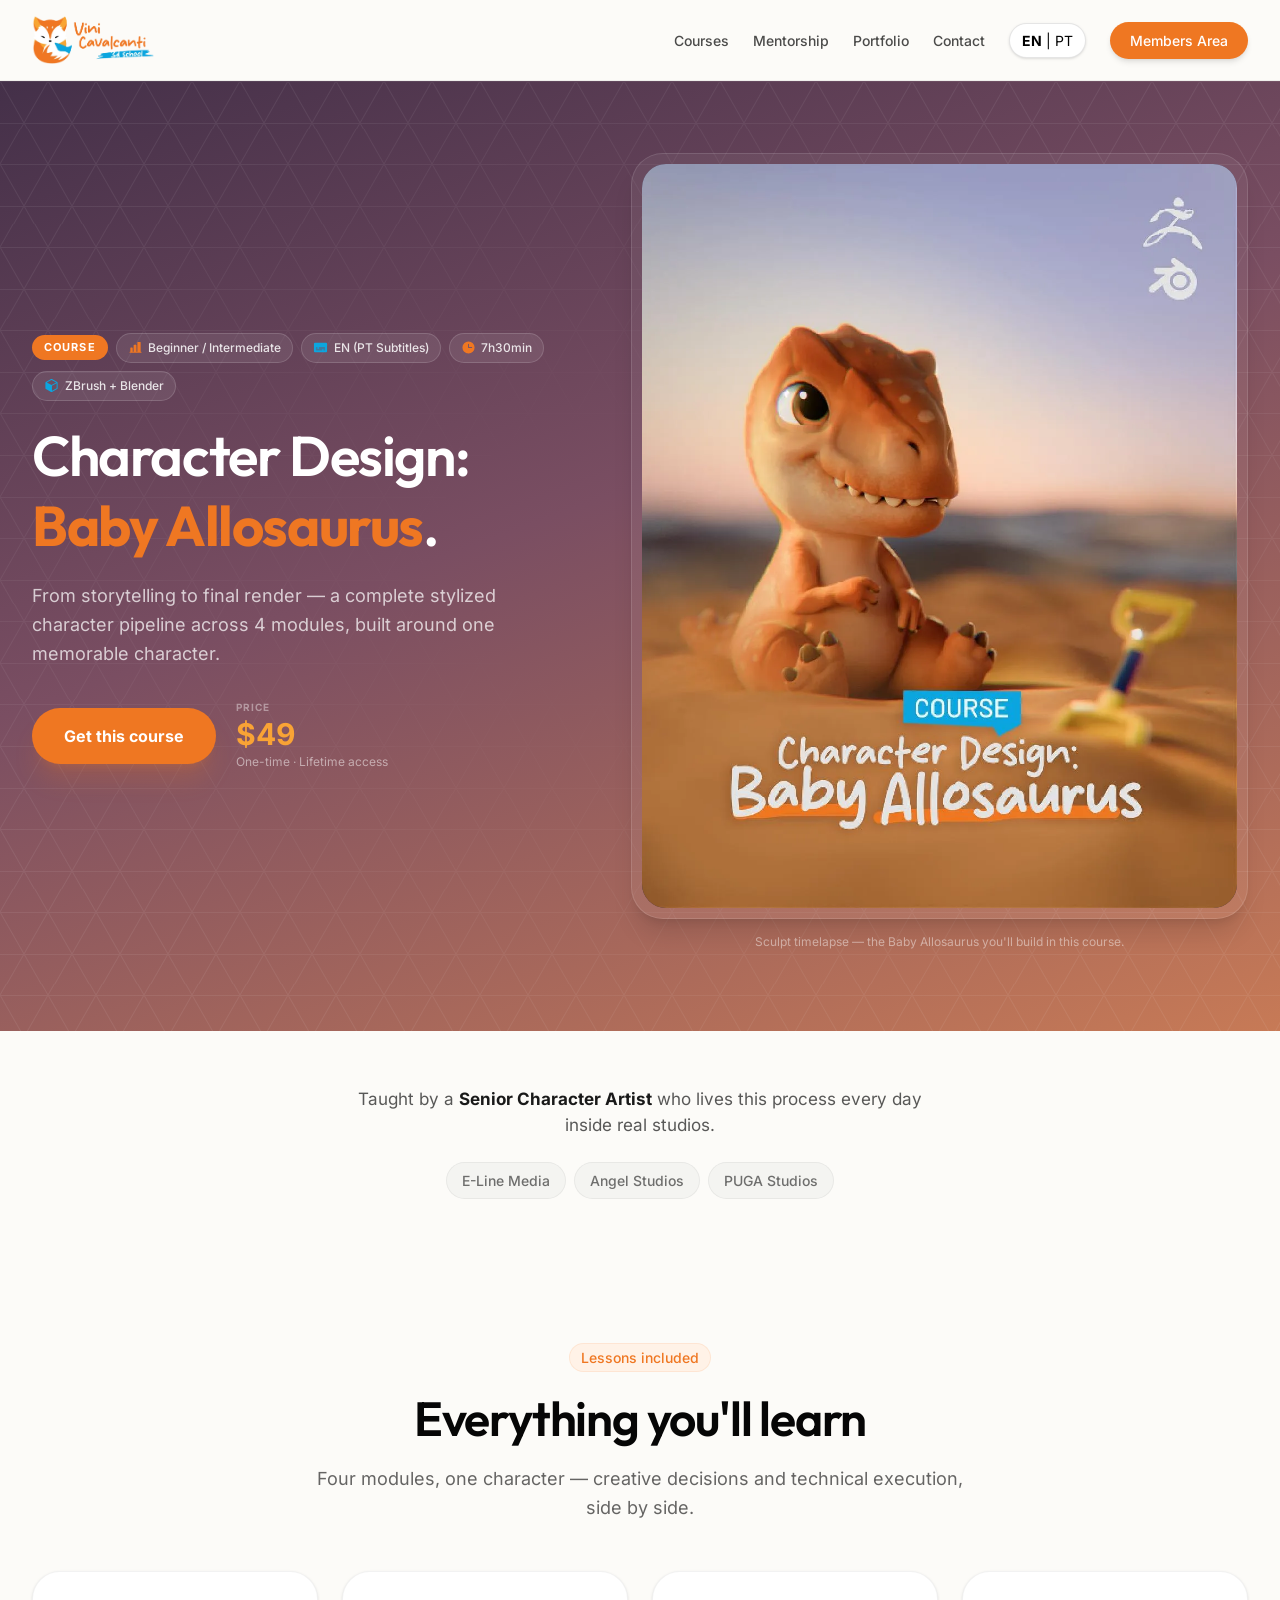
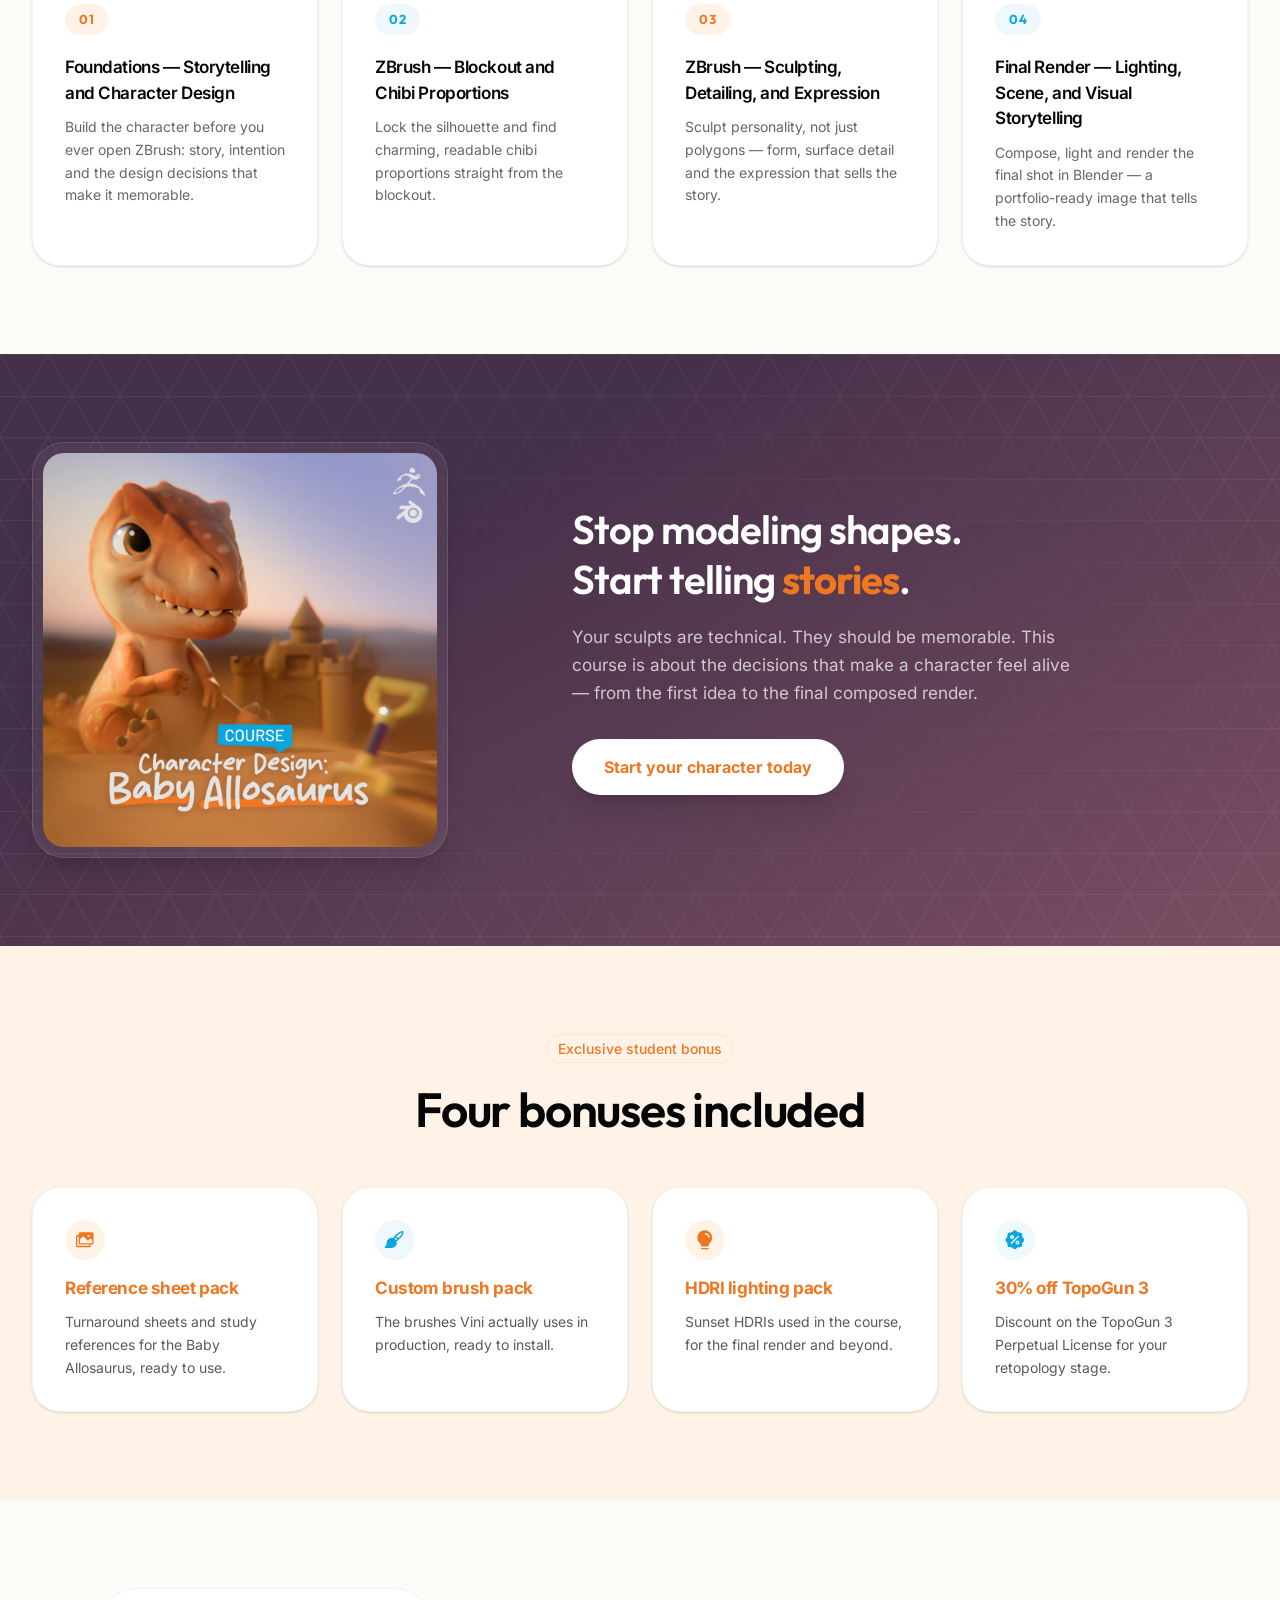
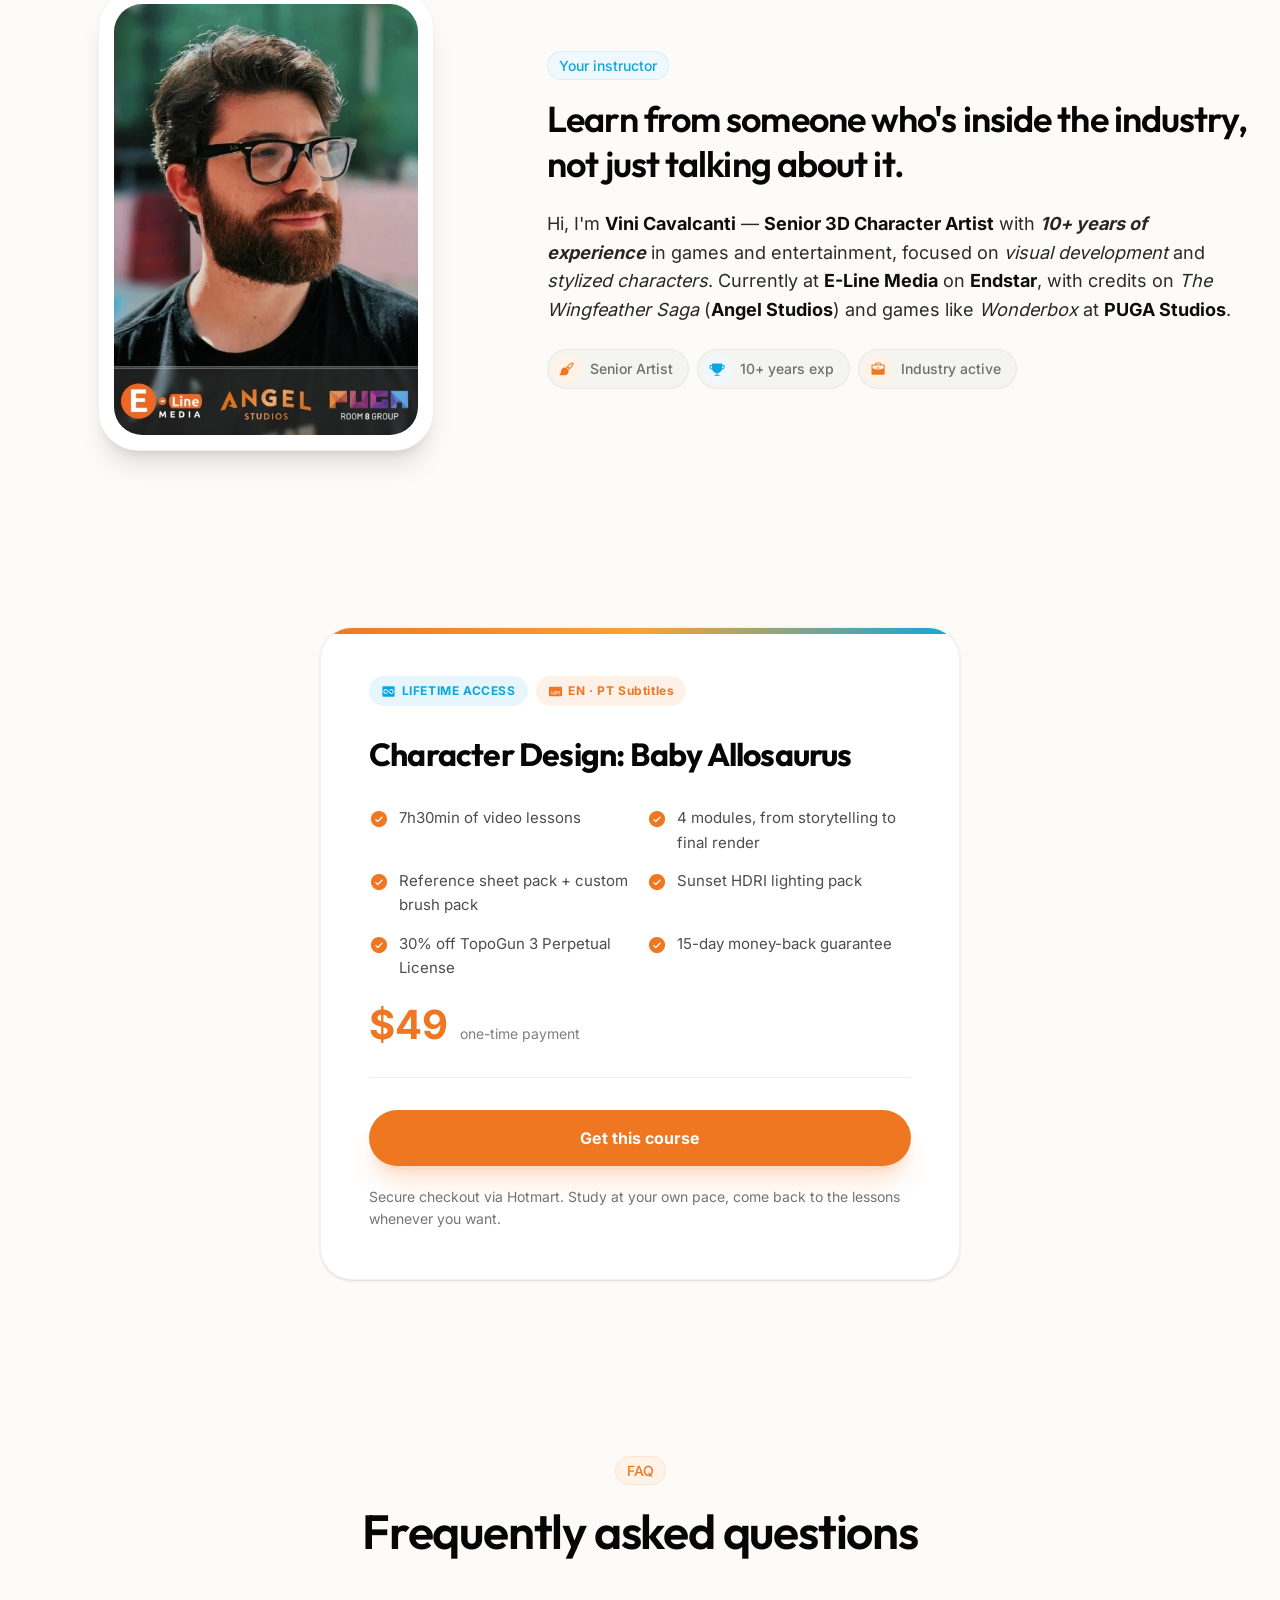
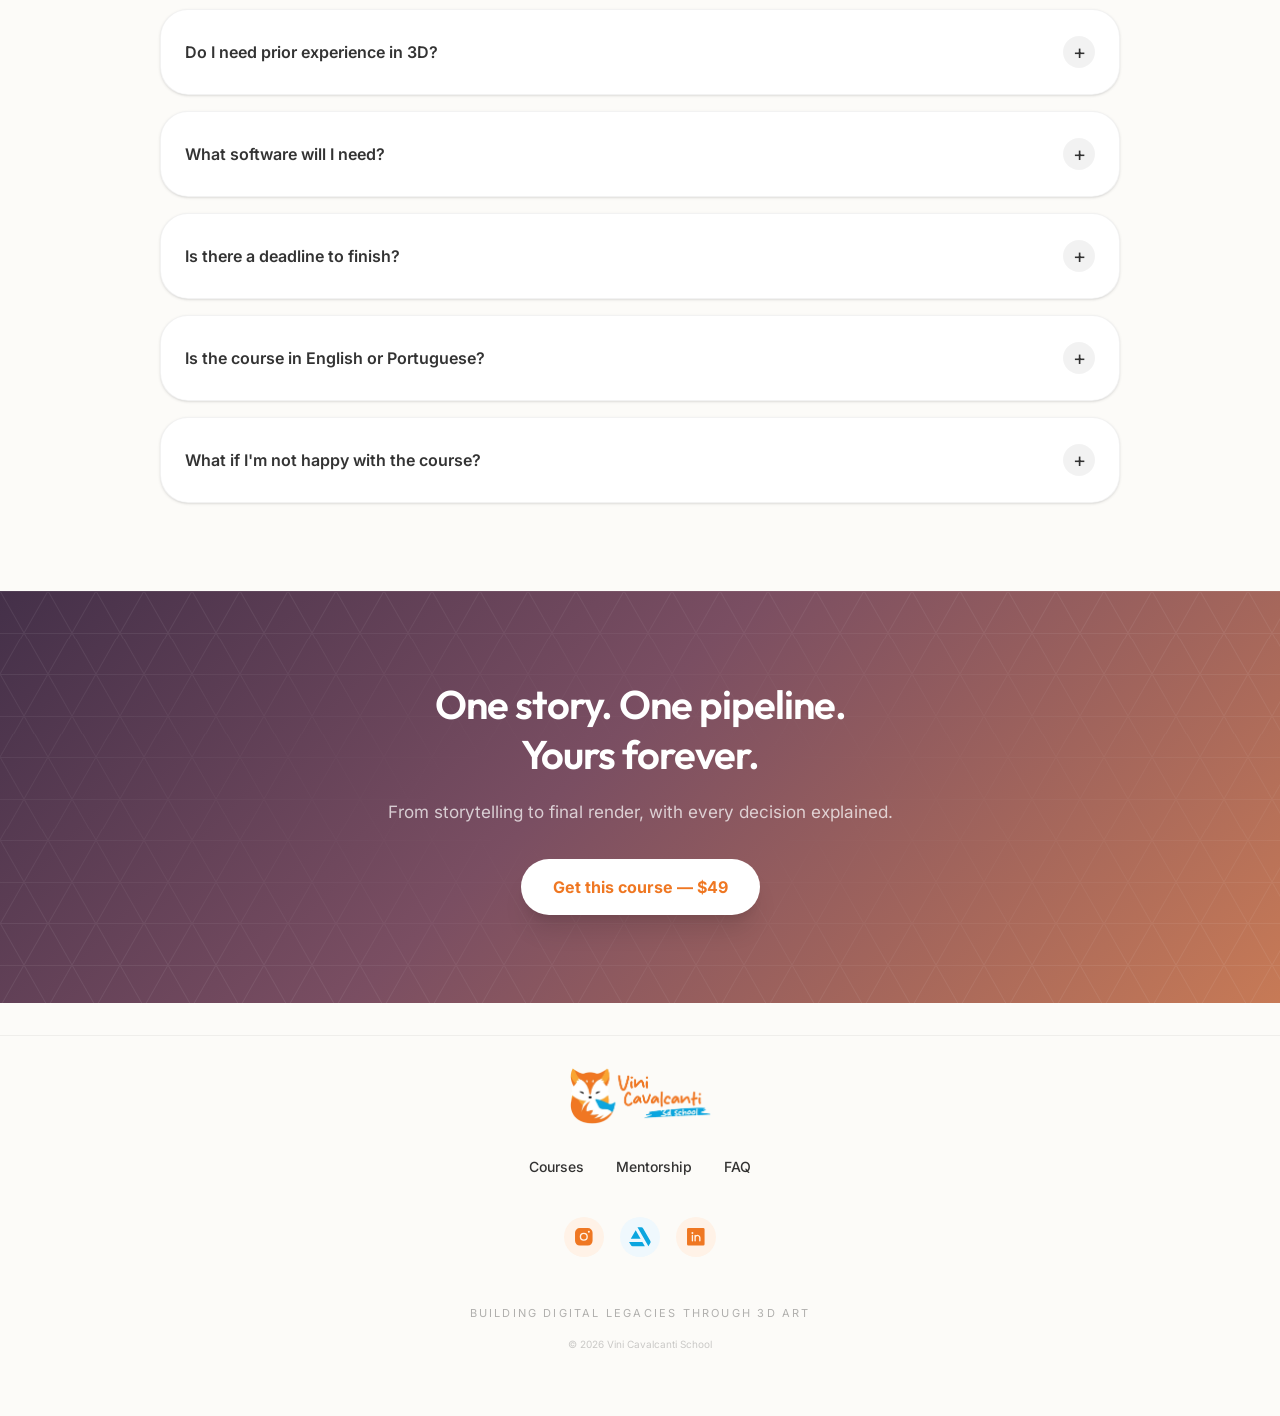
<file: courses/character-design-baby-allosaurus/index.html>
<!DOCTYPE html>
<html lang="en">
<head>
  <meta charset="UTF-8">
  <meta name="viewport" content="width=device-width, initial-scale=1.0">
  <title>Character Design: Baby Allosaurus | Vini Cavalcanti School</title>
  <meta name="description" content="From storytelling to final render, a complete stylized character pipeline across 4 modules. Taught by Senior Character Artist Vini Cavalcanti.">
  <meta name="author" content="Vini Cavalcanti">

  <!-- Open Graph -->
  <meta property="og:type" content="website">
  <meta property="og:url" content="https://vinicavalcanti.com/courses/character-design-baby-allosaurus/">
  <meta property="og:title" content="Character Design: Baby Allosaurus | Vini Cavalcanti School">
  <meta property="og:description" content="From storytelling to final render, a complete stylized character pipeline across 4 modules.">
  <meta property="og:image" content="images/Cover.webp">
  <meta property="twitter:card" content="summary_large_image">
  <meta property="twitter:title" content="Character Design: Baby Allosaurus | Vini Cavalcanti School">
  <meta property="twitter:description" content="From storytelling to final render, a complete stylized character pipeline across 4 modules.">

  <link rel="canonical" href="https://vinicavalcanti.com/courses/character-design-baby-allosaurus/">
  <link rel="icon" type="image/png" href="images/favicon_vini_cavalcanti.png">

  <link rel="preload" href="fonts/inter-400.woff2" as="font" type="font/woff2" crossorigin>
  <link rel="preload" href="fonts/inter-600.woff2" as="font" type="font/woff2" crossorigin>
  <link rel="preload" href="fonts/outfit-700.woff2" as="font" type="font/woff2" crossorigin>
  <link rel="stylesheet" href="css/styles.css">

  <script type="application/ld+json">
  {
    "@context": "https://schema.org",
    "@type": "Course",
    "name": "Character Design: Baby Allosaurus",
    "description": "From storytelling to final render, a complete stylized character pipeline across 4 modules.",
    "provider": {
      "@type": "EducationalOrganization",
      "name": "Vini Cavalcanti School",
      "url": "https://vinicavalcanti.com"
    },
    "inLanguage": "en",
    "availableLanguage": ["en", "pt"]
  }
  </script>
<!-- Meta Pixel Code -->
<script>
if (window.location.hostname === 'vinicavalcanti.com' || window.location.hostname.endsWith('.vinicavalcanti.com')) {
  var px = new Image();
  px.src = 'https://www.facebook.com/tr?id=999436976070756&ev=PageView&dl='
    + encodeURIComponent(location.href) + '&rl=' + encodeURIComponent(document.referrer)
    + '&if=false&ts=' + Date.now();
}
</script>
<noscript><img height="1" width="1" style="display:none"
src="https://www.facebook.com/tr?id=999436976070756&ev=PageView&noscript=1"
/></noscript>
<!-- End Meta Pixel Code -->
<!-- Google tag (gtag.js) -->
<script async src="https://www.googletagmanager.com/gtag/js?id=G-ZQB2W7YE9M"></script>
<script>
  window.dataLayer = window.dataLayer || [];
  function gtag(){dataLayer.push(arguments);}
  gtag('js', new Date());
  gtag('config', 'G-ZQB2W7YE9M');
</script>
</head>
<body>

<!-- SECTION: header (replica of vinicavalcanti.com root header) -->
<header class="site-header">
  <nav class="container site-header__nav" aria-label="Main navigation">
    <a href="../../" class="site-header__logo" id="nav-logo-link">
      <img src="../../images/logo_vini_cavalcanti_3D.webp" alt="Vini Cavalcanti School" width="180" height="48" loading="eager" fetchpriority="high" decoding="async">
    </a>
    <div class="site-header__links" id="site-nav-links">
      <a href="../../#courses" id="nav-link-courses">Courses</a>
      <a href="../../#mentorship" id="nav-link-mentorship">Mentorship</a>
      <a href="https://www.artstation.com/viniciuscavalcanti" id="nav-link-portfolio" target="_blank" rel="noopener noreferrer">Portfolio</a>
      <a href="../../#contact" id="nav-link-contact">Contact</a>
      <button class="site-header__lang" type="button">EN | PT</button>
      <a href="https://hotmart.com/en/club/vini-cavalcanti" id="nav-members-desktop" class="btn btn--members" target="_blank" rel="noopener noreferrer">Members Area</a>
    </div>
    <button class="site-header__burger" id="nav-burger" type="button" aria-label="Open menu" aria-expanded="false" aria-controls="mobile-menu">
      <svg xmlns="http://www.w3.org/2000/svg" width="24" height="24" viewBox="0 0 24 24" fill="none" stroke="currentColor" stroke-width="2" stroke-linecap="round" stroke-linejoin="round" aria-hidden="true"><path d="M4 5h16"></path><path d="M4 12h16"></path><path d="M4 19h16"></path></svg>
    </button>
  </nav>
  <div class="site-header__mobile" id="mobile-menu" hidden>
    <a href="../../#courses">Courses</a>
    <a href="../../#mentorship">Mentorship</a>
    <a href="https://www.artstation.com/viniciuscavalcanti" target="_blank" rel="noopener noreferrer">Portfolio</a>
    <a href="../../#contact">Contact</a>
    <a href="https://hotmart.com/en/club/vini-cavalcanti" class="btn btn--members" target="_blank" rel="noopener noreferrer">Members Area</a>
    <button class="site-header__lang" type="button">EN | PT</button>
  </div>
</header>

<main>

<!-- SECTION: hero (sunset course color, autoplay timelapse) -->
<section class="hero section--pattern-light">
  <div class="container hero__grid">
    <div class="hero__content reveal">
      <div class="hero__badges">
        <span class="eyebrow eyebrow--course">Course</span>
        <span class="badge badge--hero badge--ico-orange"><svg class="ph" viewBox="0 0 256 256" fill="currentColor" aria-hidden="true" focusable="false"><path d="M232,208a8,8,0,0,1-8,8H32a8,8,0,0,1,0-16h8V136a8,8,0,0,1,8-8H72a8,8,0,0,1,8,8v64H96V88a8,8,0,0,1,8-8h32a8,8,0,0,1,8,8V200h16V40a8,8,0,0,1,8-8h40a8,8,0,0,1,8,8V200h8A8,8,0,0,1,232,208Z"/></svg><span class="pill__text">Beginner / Intermediate</span></span>
        <span class="badge badge--hero badge--ico-blue"><svg class="ph" viewBox="0 0 256 256" fill="currentColor" aria-hidden="true" focusable="false"><path d="M224,48H32A16,16,0,0,0,16,64V192a16,16,0,0,0,16,16H224a16,16,0,0,0,16-16V64A16,16,0,0,0,224,48ZM56,128H72a8,8,0,0,1,0,16H56a8,8,0,0,1,0-16Zm96,48H56a8,8,0,0,1,0-16h96a8,8,0,0,1,0,16Zm48,0H184a8,8,0,0,1,0-16h16a8,8,0,0,1,0,16Zm0-32H104a8,8,0,0,1,0-16h96a8,8,0,0,1,0,16Z"/></svg><span class="pill__text">EN (PT Subtitles)</span></span>
        <span class="badge badge--hero badge--ico-orange"><svg class="ph" viewBox="0 0 256 256" fill="currentColor" aria-hidden="true" focusable="false"><path d="M128,24A104,104,0,1,0,232,128,104.11,104.11,0,0,0,128,24Zm56,112H128a8,8,0,0,1-8-8V72a8,8,0,0,1,16,0v48h48a8,8,0,0,1,0,16Z"/></svg><span class="pill__text">7h30min</span></span>
        <span class="badge badge--hero badge--ico-blue"><svg class="ph" viewBox="0 0 256 256" fill="currentColor" aria-hidden="true" focusable="false"><path d="M223.68,66.15,135.68,18a15.88,15.88,0,0,0-15.36,0l-88,48.17a16,16,0,0,0-8.32,14v95.64a16,16,0,0,0,8.32,14l88,48.17a15.88,15.88,0,0,0,15.36,0l88-48.17a16,16,0,0,0,8.32-14V80.18A16,16,0,0,0,223.68,66.15ZM128,120,47.65,76,128,32l80.35,44Zm8,99.64V133.83l80-43.78v85.76Z"/></svg><span class="pill__text">ZBrush + Blender</span></span>
      </div>
      <h1 class="h-display">Character Design: <span class="accent-orange">Baby Allosaurus</span>.</h1>
      <p class="hero__sub">From storytelling to final render — a complete stylized character pipeline across 4 modules, built around one memorable character.</p>
      <div class="hero__cta-row">
        <a href="https://pay.hotmart.com/M105761103N?sck=lp_allosaurus" id="hero-buy" class="btn btn--primary" target="_blank" rel="noopener noreferrer">Get this course</a>
        <div class="hero__price">
          <span class="hero__price-label">Price</span>
          <span class="hero__price-value">$49</span>
          <span class="hero__price-note">One-time · Lifetime access</span>
        </div>
      </div>
    </div>
    <div class="hero__media reveal">
      <div class="video-frame video-frame--hero">
        <video autoplay muted loop playsinline preload="metadata" poster="images/Cover.webp" aria-label="Sculpting timelapse of the Baby Allosaurus character created in the course">
          <source src="images/Ad_Video_Timelapse.mp4" type="video/mp4">
        </video>
      </div>
      <p class="hero__media-caption">Sculpt timelapse — the Baby Allosaurus you'll build in this course.</p>
    </div>
  </div>
</section>

<!-- SECTION: studios (authority strip) -->
<section class="section section--compact studios">
  <div class="container reveal">
    <p class="studios__line">Taught by a <strong>Senior Character Artist</strong> who lives this process every day inside real studios.</p>
    <div class="studios__row">
      <span>E-Line Media</span>
      <span>Angel Studios</span>
      <span>PUGA Studios</span>
    </div>
  </div>
</section>

<!-- SECTION: modules (lessons included) -->
<section class="section" id="modules">
  <div class="container">
    <div class="section__head reveal">
      <span class="eyebrow eyebrow--orange">Lessons included</span>
      <h2 class="h-display">Everything you'll learn</h2>
      <p class="section__lead">Four modules, one character — creative decisions and technical execution, side by side.</p>
    </div>
    <div class="grid-4">
      <article class="card module-card reveal">
        <span class="module-card__num">01</span>
        <h3>Foundations — Storytelling and Character Design</h3>
        <p>Build the character before you ever open ZBrush: story, intention and the design decisions that make it memorable.</p>
      </article>
      <article class="card module-card module-card--blue reveal">
        <span class="module-card__num">02</span>
        <h3>ZBrush — Blockout and Chibi Proportions</h3>
        <p>Lock the silhouette and find charming, readable chibi proportions straight from the blockout.</p>
      </article>
      <article class="card module-card reveal">
        <span class="module-card__num">03</span>
        <h3>ZBrush — Sculpting, Detailing, and Expression</h3>
        <p>Sculpt personality, not just polygons — form, surface detail and the expression that sells the story.</p>
      </article>
      <article class="card module-card module-card--blue reveal">
        <span class="module-card__num">04</span>
        <h3>Final Render — Lighting, Scene, and Visual Storytelling</h3>
        <p>Compose, light and render the final shot in Blender — a portfolio-ready image that tells the story.</p>
      </article>
    </div>
  </div>
</section>

<!-- SECTION: identity (statement + render) -->
<section class="section section--navy section--pattern-light identity">
  <div class="container identity__grid">
    <div class="identity__media reveal">
      <img src="images/AD_BabyAllosaurus_Square.webp" alt="Final render of the Baby Allosaurus character created in the course" width="600" height="600" loading="lazy" decoding="async">
    </div>
    <div class="identity__body reveal">
      <h2 class="h-display">Stop modeling shapes.<br>Start telling <span class="accent-orange">stories</span>.</h2>
      <p>Your sculpts are technical. They should be memorable. This course is about the decisions that make a character feel alive — from the first idea to the final composed render.</p>
      <a href="https://pay.hotmart.com/M105761103N?sck=lp_allosaurus" class="btn btn--inverse" target="_blank" rel="noopener noreferrer">Start your character today</a>
    </div>
  </div>
</section>

<!-- SECTION: bonuses -->
<section class="section section--orange" id="bonuses">
  <div class="container">
    <div class="section__head reveal">
      <span class="eyebrow eyebrow--orange">Exclusive student bonus</span>
      <h2 class="h-display">Four bonuses included</h2>
    </div>
    <div class="grid-4">
      <article class="card bonus-card reveal">
        <span class="bonus-card__icon ico ico--md ico--orange"><svg class="ph" viewBox="0 0 256 256" fill="currentColor" aria-hidden="true" focusable="false"><path d="M216,40H72A16,16,0,0,0,56,56V72H40A16,16,0,0,0,24,88V200a16,16,0,0,0,16,16H184a16,16,0,0,0,16-16V184h16a16,16,0,0,0,16-16V56A16,16,0,0,0,216,40ZM172,72a12,12,0,1,1-12,12A12,12,0,0,1,172,72Zm12,128H40V88H56v80a16,16,0,0,0,16,16H184Zm32-32H72V120.69l30.34-30.35a8,8,0,0,1,11.32,0L163.31,140,189,114.34a8,8,0,0,1,11.31,0L216,130.07V168Z"/></svg></span>
        <h3>Reference sheet pack</h3>
        <p>Turnaround sheets and study references for the Baby Allosaurus, ready to use.</p>
      </article>
      <article class="card bonus-card reveal">
        <span class="bonus-card__icon ico ico--md ico--blue"><svg class="ph" viewBox="0 0 256 256" fill="currentColor" aria-hidden="true" focusable="false"><path d="M232,32a8,8,0,0,0-8-8c-44.08,0-89.31,49.71-114.43,82.63A60,60,0,0,0,32,164c0,30.88-19.54,44.73-20.47,45.37A8,8,0,0,0,16,224H92a60,60,0,0,0,57.37-77.57C182.3,121.31,232,76.08,232,32ZM124.42,113.55q5.14-6.66,10.09-12.55A76.23,76.23,0,0,1,155,121.49q-5.9,4.94-12.55,10.09A60.54,60.54,0,0,0,124.42,113.55Zm42.7-2.68a92.57,92.57,0,0,0-22-22c31.78-34.53,55.75-45,69.9-47.91C212.17,55.12,201.65,79.09,167.12,110.87Z"/></svg></span>
        <h3>Custom brush pack</h3>
        <p>The brushes Vini actually uses in production, ready to install.</p>
      </article>
      <article class="card bonus-card reveal">
        <span class="bonus-card__icon ico ico--md ico--orange"><svg class="ph" viewBox="0 0 256 256" fill="currentColor" aria-hidden="true" focusable="false"><path d="M176,232a8,8,0,0,1-8,8H88a8,8,0,0,1,0-16h80A8,8,0,0,1,176,232Zm40-128a87.55,87.55,0,0,1-33.64,69.21A16.24,16.24,0,0,0,176,186v6a16,16,0,0,1-16,16H96a16,16,0,0,1-16-16v-6a16,16,0,0,0-6.23-12.66A87.59,87.59,0,0,1,40,104.49C39.74,56.83,78.26,17.14,125.88,16A88,88,0,0,1,216,104Zm-32.11-9.34a57.6,57.6,0,0,0-46.56-46.55,8,8,0,0,0-2.66,15.78c16.57,2.79,30.63,16.85,33.44,33.45A8,8,0,0,0,176,104a9,9,0,0,0,1.35-.11A8,8,0,0,0,183.89,94.66Z"/></svg></span>
        <h3>HDRI lighting pack</h3>
        <p>Sunset HDRIs used in the course, for the final render and beyond.</p>
      </article>
      <article class="card bonus-card reveal">
        <span class="bonus-card__icon ico ico--md ico--blue"><svg class="ph" viewBox="0 0 256 256" fill="currentColor" aria-hidden="true" focusable="false"><path d="M96,104a8,8,0,1,1,8-8A8,8,0,0,1,96,104Zm64,48a8,8,0,1,0,8,8A8,8,0,0,0,160,152Zm80-24c0,10.44-7.51,18.27-14.14,25.18-3.77,3.94-7.67,8-9.14,11.57-1.36,3.27-1.44,8.69-1.52,13.94-.15,9.76-.31,20.82-8,28.51s-18.75,7.85-28.51,8c-5.25.08-10.67.16-13.94,1.52-3.57,1.47-7.63,5.37-11.57,9.14C146.27,232.49,138.44,240,128,240s-18.27-7.51-25.18-14.14c-3.94-3.77-8-7.67-11.57-9.14-3.27-1.36-8.69-1.44-13.94-1.52-9.76-.15-20.82-.31-28.51-8s-7.85-18.75-8-28.51c-.08-5.25-.16-10.67-1.52-13.94-1.47-3.57-5.37-7.63-9.14-11.57C23.51,146.27,16,138.44,16,128s7.51-18.27,14.14-25.18c3.77-3.94,7.67-8,9.14-11.57,1.36-3.27,1.44-8.69,1.52-13.94.15-9.76.31-20.82,8-28.51s18.75-7.85,28.51-8c5.25-.08,10.67-.16,13.94-1.52,3.57-1.47,7.63-5.37,11.57-9.14C109.73,23.51,117.56,16,128,16s18.27,7.51,25.18,14.14c3.94,3.77,8,7.67,11.57,9.14,3.27,1.36,8.69,1.44,13.94,1.52,9.76.15,20.82.31,28.51,8s7.85,18.75,8,28.51c.08,5.25.16,10.67,1.52,13.94,1.47,3.57,5.37,7.63,9.14,11.57C232.49,109.73,240,117.56,240,128ZM96,120A24,24,0,1,0,72,96,24,24,0,0,0,96,120Zm77.66-26.34a8,8,0,0,0-11.32-11.32l-80,80a8,8,0,0,0,11.32,11.32ZM184,160a24,24,0,1,0-24,24A24,24,0,0,0,184,160Z"/></svg></span>
        <h3>30% off TopoGun 3</h3>
        <p>Discount on the TopoGun 3 Perpetual License for your retopology stage.</p>
      </article>
    </div>
  </div>
</section>

<!-- SECTION: instructor -->
<section class="section instructor" id="instructor">
  <div class="container instructor__grid">
    <div class="instructor__photo reveal">
      <img src="images/about_vini_photo.webp" alt="Vini Cavalcanti, Senior 3D Character Artist" width="490" height="760" loading="lazy" decoding="async">
    </div>
    <div class="instructor__body reveal">
      <span class="eyebrow eyebrow--blue">Your instructor</span>
      <h2 class="h-display">Learn from someone who's inside the industry, not just talking about it.</h2>
      <p class="instructor__bio">Hi, I'm <span class="accent-orange"><strong>Vini Cavalcanti</strong></span> — <strong>Senior 3D Character Artist</strong> with <strong><em>10+ years of experience</em></strong> in games and entertainment, focused on <em>visual development</em> and <em>stylized characters</em>. Currently at <strong>E-Line Media</strong> on <strong>Endstar</strong>, with credits on <em>The Wingfeather Saga</em> (<strong>Angel Studios</strong>) and games like <em>Wonderbox</em> at <strong>PUGA Studios</strong>.</p>
      <div class="instructor__pills">
        <span><span class="ico ico--orange ico--sm"><svg class="ph" viewBox="0 0 256 256" fill="currentColor" aria-hidden="true" focusable="false"><path d="M232,32a8,8,0,0,0-8-8c-44.08,0-89.31,49.71-114.43,82.63A60,60,0,0,0,32,164c0,30.88-19.54,44.73-20.47,45.37A8,8,0,0,0,16,224H92a60,60,0,0,0,57.37-77.57C182.3,121.31,232,76.08,232,32ZM124.42,113.55q5.14-6.66,10.09-12.55A76.23,76.23,0,0,1,155,121.49q-5.9,4.94-12.55,10.09A60.54,60.54,0,0,0,124.42,113.55Zm42.7-2.68a92.57,92.57,0,0,0-22-22c31.78-34.53,55.75-45,69.9-47.91C212.17,55.12,201.65,79.09,167.12,110.87Z"/></svg></span><span class="pill__text">Senior Artist</span></span>
        <span><span class="ico ico--blue ico--sm"><svg class="ph" viewBox="0 0 256 256" fill="currentColor" aria-hidden="true" focusable="false"><path d="M232,64H208V48a8,8,0,0,0-8-8H56a8,8,0,0,0-8,8V64H24A16,16,0,0,0,8,80V96a40,40,0,0,0,40,40h3.65A80.13,80.13,0,0,0,120,191.61V216H96a8,8,0,0,0,0,16h64a8,8,0,0,0,0-16H136V191.58c31.94-3.23,58.44-25.64,68.08-55.58H208a40,40,0,0,0,40-40V80A16,16,0,0,0,232,64ZM48,120A24,24,0,0,1,24,96V80H48v32q0,4,.39,8ZM232,96a24,24,0,0,1-24,24h-.5a81.81,81.81,0,0,0,.5-8.9V80h24Z"/></svg></span><span class="pill__text">10+ years exp</span></span>
        <span><span class="ico ico--orange ico--sm"><svg class="ph" viewBox="0 0 256 256" fill="currentColor" aria-hidden="true" focusable="false"><path d="M152,112a8,8,0,0,1-8,8H112a8,8,0,0,1,0-16h32A8,8,0,0,1,152,112Zm80-40V200a16,16,0,0,1-16,16H40a16,16,0,0,1-16-16V72A16,16,0,0,1,40,56H80V48a24,24,0,0,1,24-24h48a24,24,0,0,1,24,24v8h40A16,16,0,0,1,232,72ZM96,56h64V48a8,8,0,0,0-8-8H104a8,8,0,0,0-8,8Zm120,57.61V72H40v41.61A184,184,0,0,0,128,136,184,184,0,0,0,216,113.61Z"/></svg></span><span class="pill__text">Industry active</span></span>
      </div>
    </div>
  </div>
</section>

<!-- SECTION: pricing -->
<section class="section" id="pricing">
  <div class="container pricing">
    <div class="card card--lg pricing__card reveal">
      <div class="pricing__badges">
        <span class="badge badge--limited"><svg class="ph" viewBox="0 0 256 256" fill="currentColor" aria-hidden="true" focusable="false"><path d="M216,40H40A16,16,0,0,0,24,56V200a16,16,0,0,0,16,16H216a16,16,0,0,0,16-16V56A16,16,0,0,0,216,40ZM204.28,156.28a40,40,0,0,1-56.4.17L97.29,111.34,97,111A24,24,0,1,0,97,145c.36-.36.71-.73,1-1.1a8,8,0,1,1,12,10.6c-.55.62-1.13,1.23-1.71,1.81a40,40,0,1,1-.17-56.73l50.58,45.11.33.31A24,24,0,1,0,159,111c-.36.36-.7.72-1,1.1a8,8,0,0,1-12-10.59c.54-.62,1.12-1.24,1.71-1.82a40,40,0,0,1,56.57,56.56Z"/></svg><span class="pill__text">Lifetime access</span></span>
        <span class="badge badge--oneonone"><svg class="ph" viewBox="0 0 256 256" fill="currentColor" aria-hidden="true" focusable="false"><path d="M224,48H32A16,16,0,0,0,16,64V192a16,16,0,0,0,16,16H224a16,16,0,0,0,16-16V64A16,16,0,0,0,224,48ZM56,128H72a8,8,0,0,1,0,16H56a8,8,0,0,1,0-16Zm96,48H56a8,8,0,0,1,0-16h96a8,8,0,0,1,0,16Zm48,0H184a8,8,0,0,1,0-16h16a8,8,0,0,1,0,16Zm0-32H104a8,8,0,0,1,0-16h96a8,8,0,0,1,0,16Z"/></svg><span class="pill__text">EN · PT Subtitles</span></span>
      </div>
      <h3>Character Design: Baby Allosaurus</h3>
      <ul class="pricing__includes">
        <li><svg class="ph" viewBox="0 0 256 256" fill="currentColor" aria-hidden="true" focusable="false"><path d="M128,24A104,104,0,1,0,232,128,104.11,104.11,0,0,0,128,24Zm45.66,85.66-56,56a8,8,0,0,1-11.32,0l-24-24a8,8,0,0,1,11.32-11.32L112,148.69l50.34-50.35a8,8,0,0,1,11.32,11.32Z"/></svg><span class="pill__text">7h30min of video lessons</span></li>
        <li><svg class="ph" viewBox="0 0 256 256" fill="currentColor" aria-hidden="true" focusable="false"><path d="M128,24A104,104,0,1,0,232,128,104.11,104.11,0,0,0,128,24Zm45.66,85.66-56,56a8,8,0,0,1-11.32,0l-24-24a8,8,0,0,1,11.32-11.32L112,148.69l50.34-50.35a8,8,0,0,1,11.32,11.32Z"/></svg><span class="pill__text">4 modules, from storytelling to final render</span></li>
        <li><svg class="ph" viewBox="0 0 256 256" fill="currentColor" aria-hidden="true" focusable="false"><path d="M128,24A104,104,0,1,0,232,128,104.11,104.11,0,0,0,128,24Zm45.66,85.66-56,56a8,8,0,0,1-11.32,0l-24-24a8,8,0,0,1,11.32-11.32L112,148.69l50.34-50.35a8,8,0,0,1,11.32,11.32Z"/></svg><span class="pill__text">Reference sheet pack + custom brush pack</span></li>
        <li><svg class="ph" viewBox="0 0 256 256" fill="currentColor" aria-hidden="true" focusable="false"><path d="M128,24A104,104,0,1,0,232,128,104.11,104.11,0,0,0,128,24Zm45.66,85.66-56,56a8,8,0,0,1-11.32,0l-24-24a8,8,0,0,1,11.32-11.32L112,148.69l50.34-50.35a8,8,0,0,1,11.32,11.32Z"/></svg><span class="pill__text">Sunset HDRI lighting pack</span></li>
        <li><svg class="ph" viewBox="0 0 256 256" fill="currentColor" aria-hidden="true" focusable="false"><path d="M128,24A104,104,0,1,0,232,128,104.11,104.11,0,0,0,128,24Zm45.66,85.66-56,56a8,8,0,0,1-11.32,0l-24-24a8,8,0,0,1,11.32-11.32L112,148.69l50.34-50.35a8,8,0,0,1,11.32,11.32Z"/></svg><span class="pill__text">30% off TopoGun 3 Perpetual License</span></li>
        <li><svg class="ph" viewBox="0 0 256 256" fill="currentColor" aria-hidden="true" focusable="false"><path d="M128,24A104,104,0,1,0,232,128,104.11,104.11,0,0,0,128,24Zm45.66,85.66-56,56a8,8,0,0,1-11.32,0l-24-24a8,8,0,0,1,11.32-11.32L112,148.69l50.34-50.35a8,8,0,0,1,11.32,11.32Z"/></svg><span class="pill__text">15-day money-back guarantee</span></li>
      </ul>
      <div class="pricing__price-row">
        <span class="pricing__price">$49</span>
        <span class="pricing__price-note">one-time payment</span>
      </div>
      <div class="pricing__cta">
        <a href="https://pay.hotmart.com/M105761103N?sck=lp_allosaurus" id="pricing-buy" class="btn btn--primary" target="_blank" rel="noopener noreferrer">Get this course</a>
      </div>
      <p class="pricing__scarcity">Secure checkout via Hotmart. Study at your own pace, come back to the lessons whenever you want.</p>
    </div>
  </div>
</section>

<!-- SECTION: faq -->
<section class="section faq" id="faq">
  <div class="container">
    <div class="section__head reveal">
      <span class="eyebrow eyebrow--orange">FAQ</span>
      <h2 class="h-display">Frequently asked questions</h2>
    </div>
    <div class="faq__list">
      <details class="faq__item reveal">
        <summary>Do I need prior experience in 3D? <span class="faq__icon">+</span></summary>
        <p class="faq__answer">The course is designed for beginner and intermediate artists. Basic familiarity with ZBrush navigation helps, but every creative and technical decision is explained step by step.</p>
      </details>
      <details class="faq__item reveal">
        <summary>What software will I need? <span class="faq__icon">+</span></summary>
        <p class="faq__answer">ZBrush for sculpting and Blender (free) for the final scene and render. The TopoGun 3 discount is a bonus for when you move into retopology — it's not needed to follow the lessons.</p>
      </details>
      <details class="faq__item reveal">
        <summary>Is there a deadline to finish? <span class="faq__icon">+</span></summary>
        <p class="faq__answer">No. After purchase, access is lifetime. Study at your own pace and come back to the content as many times as you want.</p>
      </details>
      <details class="faq__item reveal">
        <summary>Is the course in English or Portuguese? <span class="faq__icon">+</span></summary>
        <p class="faq__answer">The lessons are in English with Portuguese subtitles.</p>
      </details>
      <details class="faq__item reveal">
        <summary>What if I'm not happy with the course? <span class="faq__icon">+</span></summary>
        <p class="faq__answer">You have a 15-day money-back guarantee after purchase — plenty of time to explore the content and decide whether it's the right fit for you.</p>
      </details>
    </div>
  </div>
</section>

<!-- SECTION: final-cta -->
<section class="section final-cta final-cta--band section--pattern-light">
  <div class="container reveal">
    <h2 class="h-display">One story. One pipeline.<br>Yours forever.</h2>
    <p>From storytelling to final render, with every decision explained.</p>
    <div class="final-cta__row">
      <a href="https://pay.hotmart.com/M105761103N?sck=lp_allosaurus" id="final-buy" class="btn btn--inverse" target="_blank" rel="noopener noreferrer">Get this course — $49</a>
    </div>
  </div>
</section>

</main>

<!-- SECTION: footer (replica of vinicavalcanti.com root footer) -->
<footer class="site-footer">
  <div class="container site-footer__inner">
    <img src="images/logo_vini_cavalcanti_3D.webp" alt="Vini Cavalcanti School" class="site-footer__logo" width="180" height="56" loading="lazy" decoding="async">
    <div class="site-footer__links">
      <a href="https://vinicavalcanti.com/#courses">Courses</a>
      <a href="https://vinicavalcanti.com/#mentorship">Mentorship</a>
      <a href="https://vinicavalcanti.com/#faq">FAQ</a>
    </div>
    <div class="site-footer__social">
      <a href="https://www.instagram.com/vinicavalcntiart" aria-label="Instagram" title="Instagram" target="_blank" rel="noopener noreferrer"><span class="ico ico--orange ico--md"><svg class="ph" viewBox="0 0 256 256" fill="currentColor" aria-hidden="true" focusable="false"><path d="M176,24H80A56.06,56.06,0,0,0,24,80v96a56.06,56.06,0,0,0,56,56h96a56.06,56.06,0,0,0,56-56V80A56.06,56.06,0,0,0,176,24ZM128,176a48,48,0,1,1,48-48A48.05,48.05,0,0,1,128,176Zm60-96a12,12,0,1,1,12-12A12,12,0,0,1,188,80Zm-28,48a32,32,0,1,1-32-32A32,32,0,0,1,160,128Z"/></svg></span></a>
      <a href="https://www.artstation.com/viniciuscavalcanti" aria-label="ArtStation" title="ArtStation" target="_blank" rel="noopener noreferrer"><span class="ico ico--blue ico--md"><svg class="ph" viewBox="0 0 24 24" fill="currentColor" aria-hidden="true" focusable="false"><path d="M0 17.723l2.027 3.505h.001a2.424 2.424 0 0 0 2.164 1.333h13.457l-2.792-4.838H0zm24 .025c0-.484-.143-.935-.388-1.314L15.728 2.728a2.424 2.424 0 0 0-2.142-1.289H9.419L21.598 22.54l1.92-3.325c.378-.637.482-.919.482-1.467zm-11.129-3.462L7.428 4.858l-5.444 9.428h10.887z"/></svg></span></a>
      <a href="https://www.linkedin.com/in/vinicavalcnti" aria-label="LinkedIn" title="LinkedIn" target="_blank" rel="noopener noreferrer"><span class="ico ico--orange ico--md"><svg class="ph" viewBox="0 0 256 256" fill="currentColor" aria-hidden="true" focusable="false"><path d="M216,24H40A16,16,0,0,0,24,40V216a16,16,0,0,0,16,16H216a16,16,0,0,0,16-16V40A16,16,0,0,0,216,24ZM96,176a8,8,0,0,1-16,0V112a8,8,0,0,1,16,0ZM88,96a12,12,0,1,1,12-12A12,12,0,0,1,88,96Zm96,80a8,8,0,0,1-16,0V140a20,20,0,0,0-40,0v36a8,8,0,0,1-16,0V112a8,8,0,0,1,15.79-1.78A36,36,0,0,1,184,140Z"/></svg></span></a>
    </div>
    <div class="site-footer__tagline">Building Digital Legacies through 3D Art</div>
    <div class="site-footer__copy">© 2026 Vini Cavalcanti School</div>
  </div>
</footer>

<!-- SECTION: sticky-cta (mobile) -->
<div class="sticky-cta" id="sticky-cta" hidden>
  <div class="sticky-cta__price">
    <span class="sticky-cta__label">Baby Allosaurus course</span>
    <span class="sticky-cta__value">$49</span>
  </div>
  <a href="https://pay.hotmart.com/M105761103N?sck=lp_allosaurus" class="btn btn--primary btn--sm" target="_blank" rel="noopener noreferrer">Get this course</a>
</div>

<script src="js/main.js" defer></script>
<script src="js/i18n.js" defer></script>
<script src="js/tracking-params.js" defer></script>
</body>
</html>
</file>
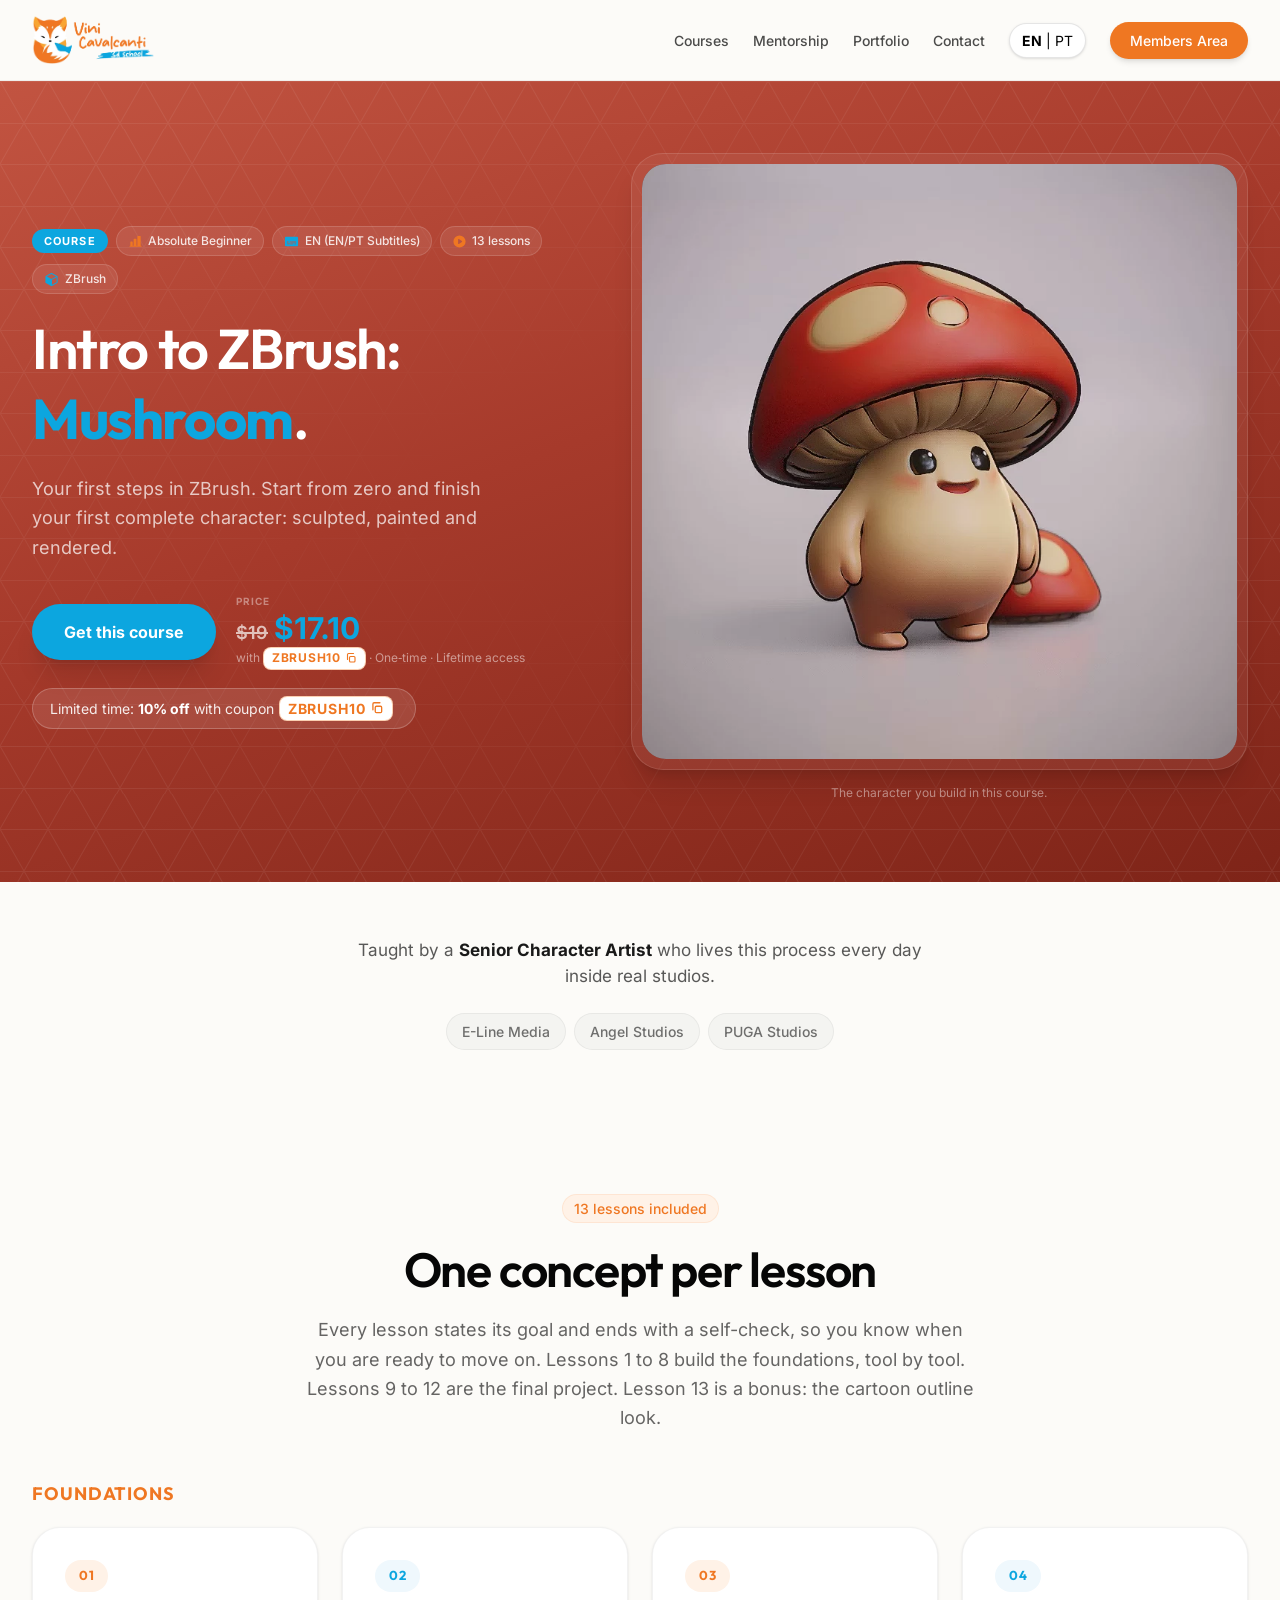
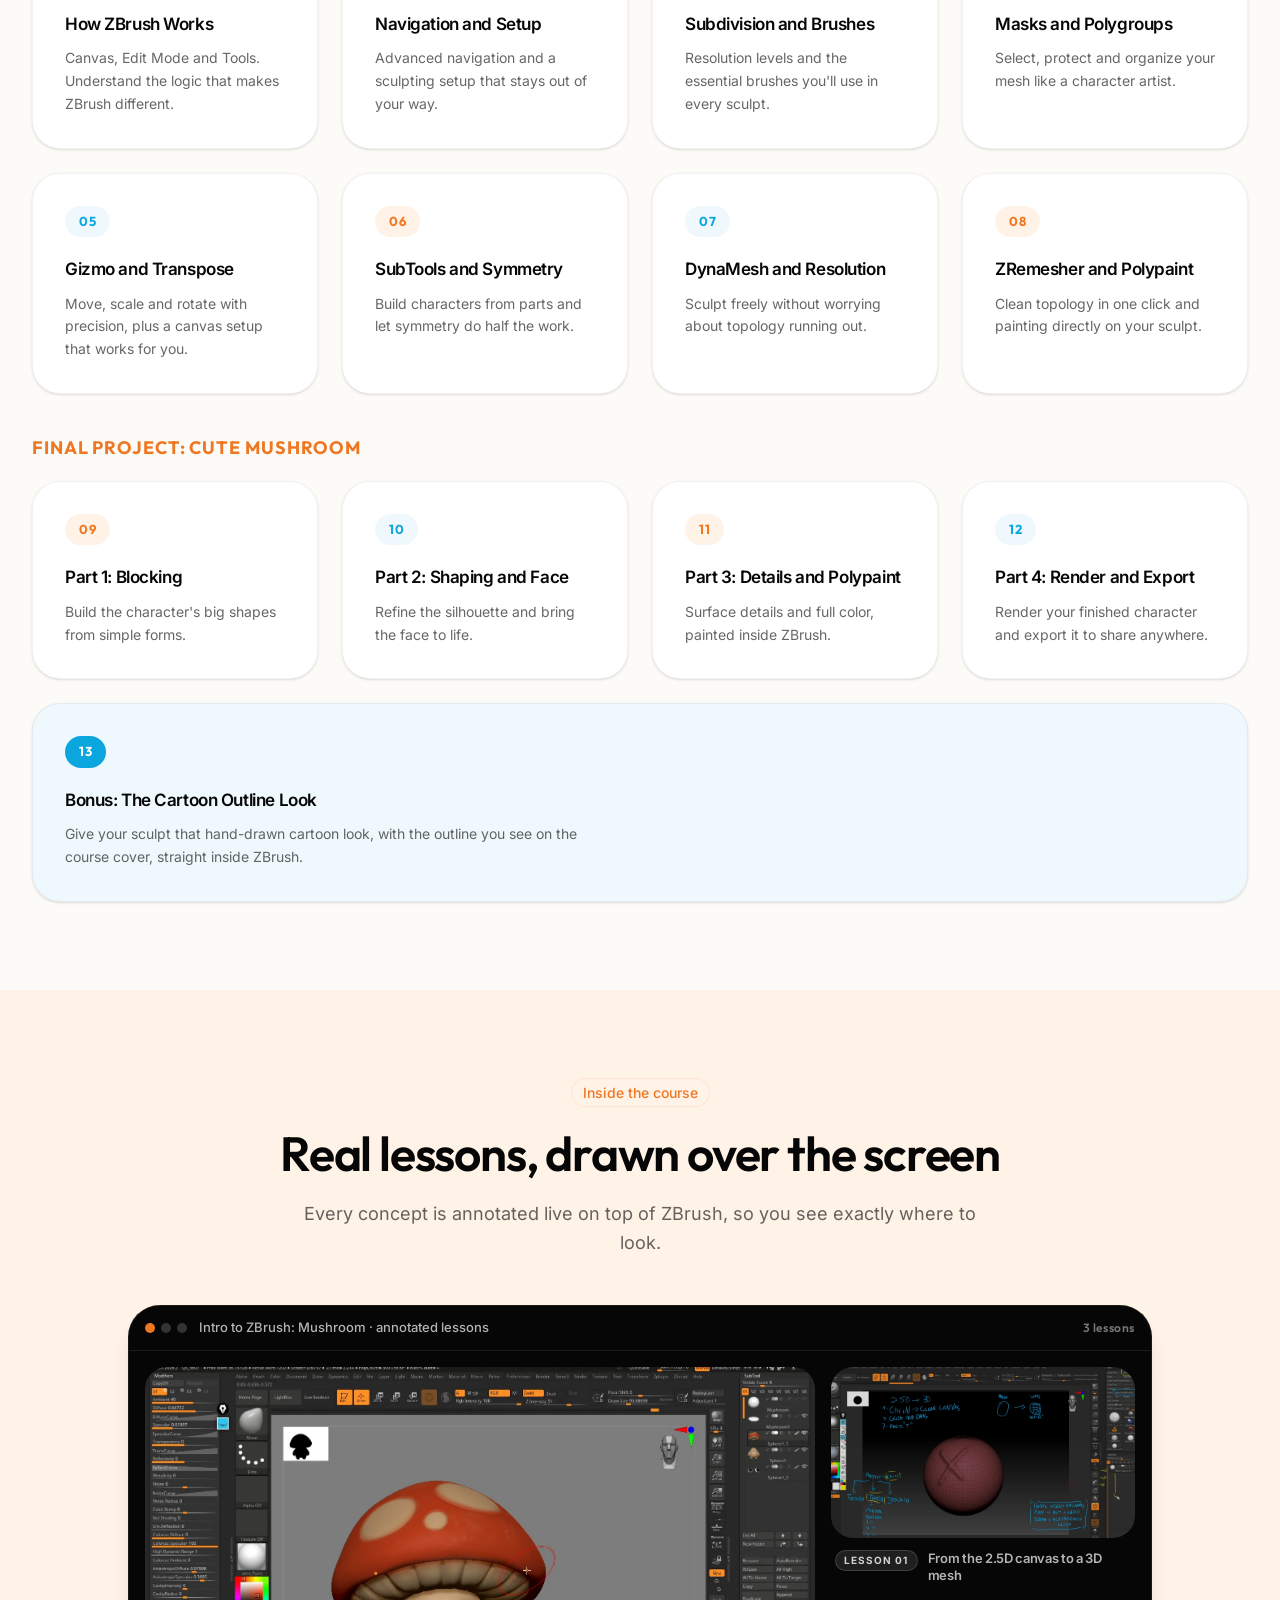
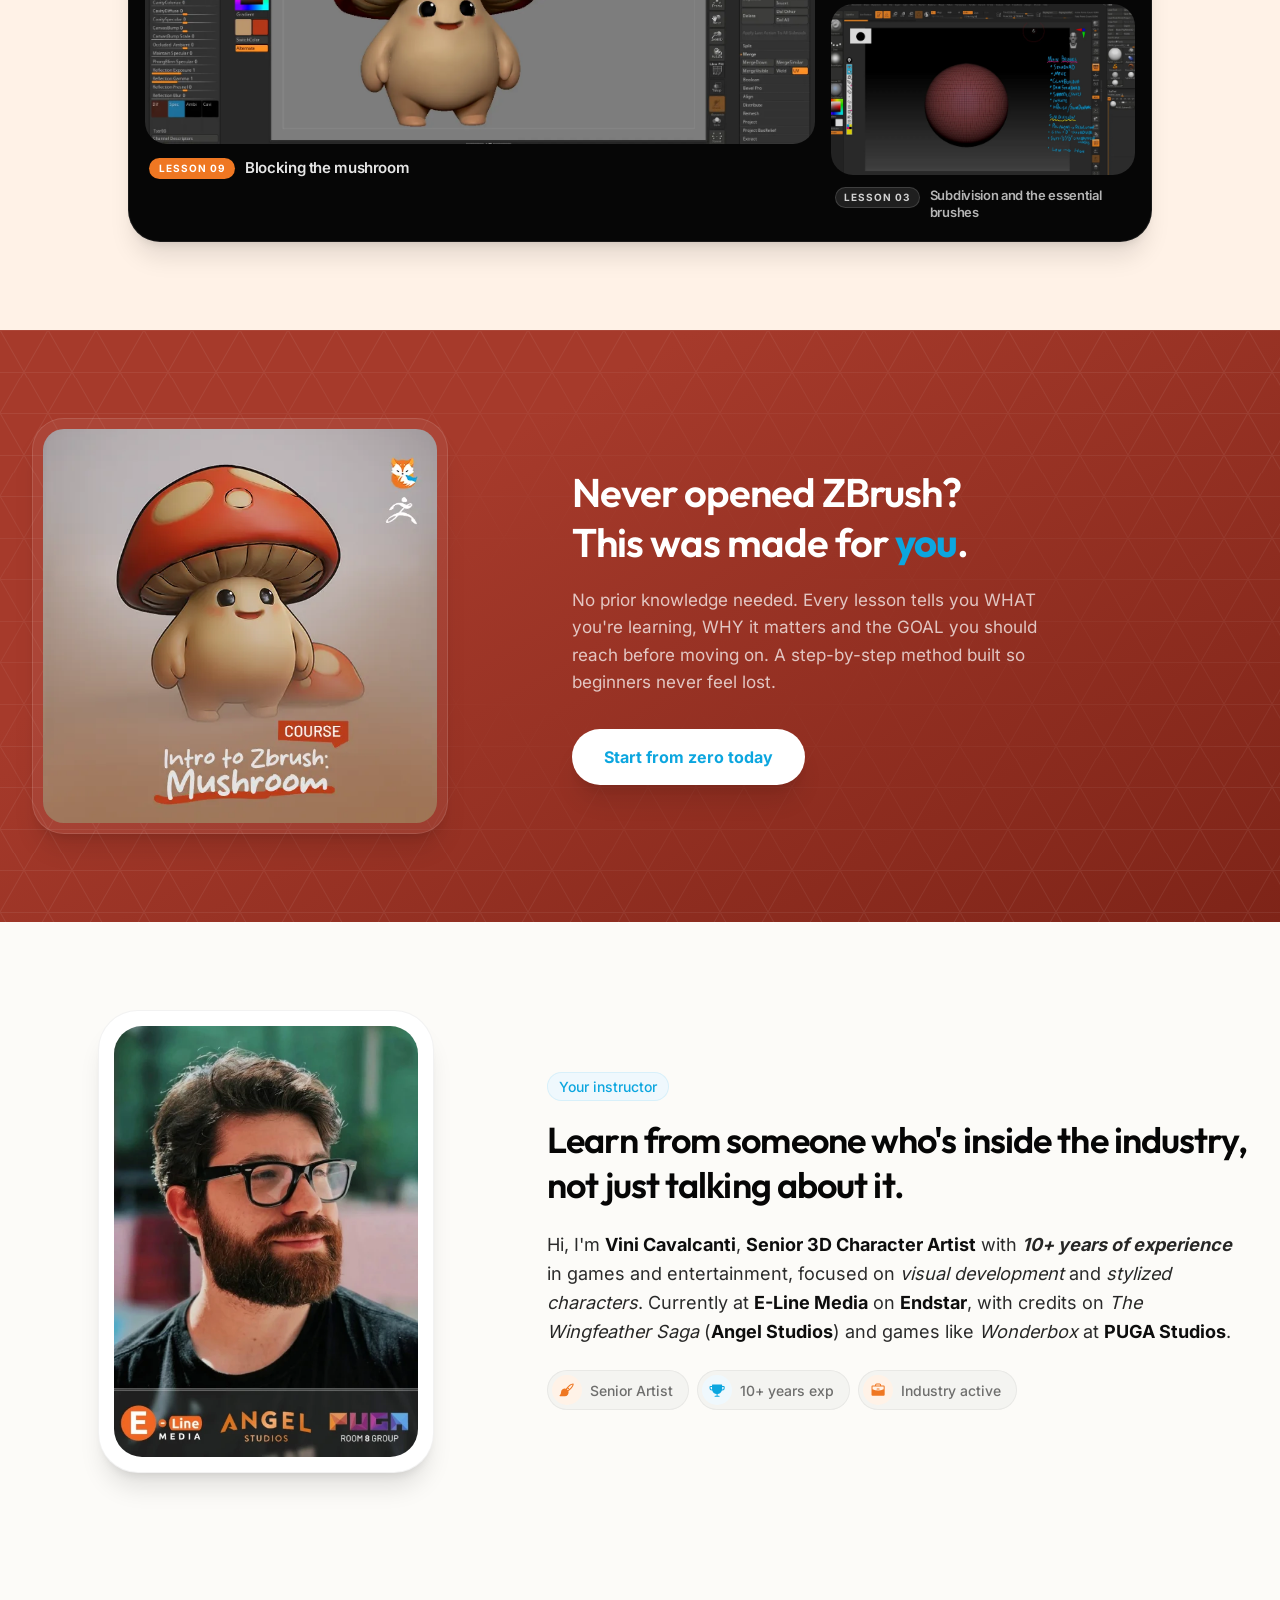
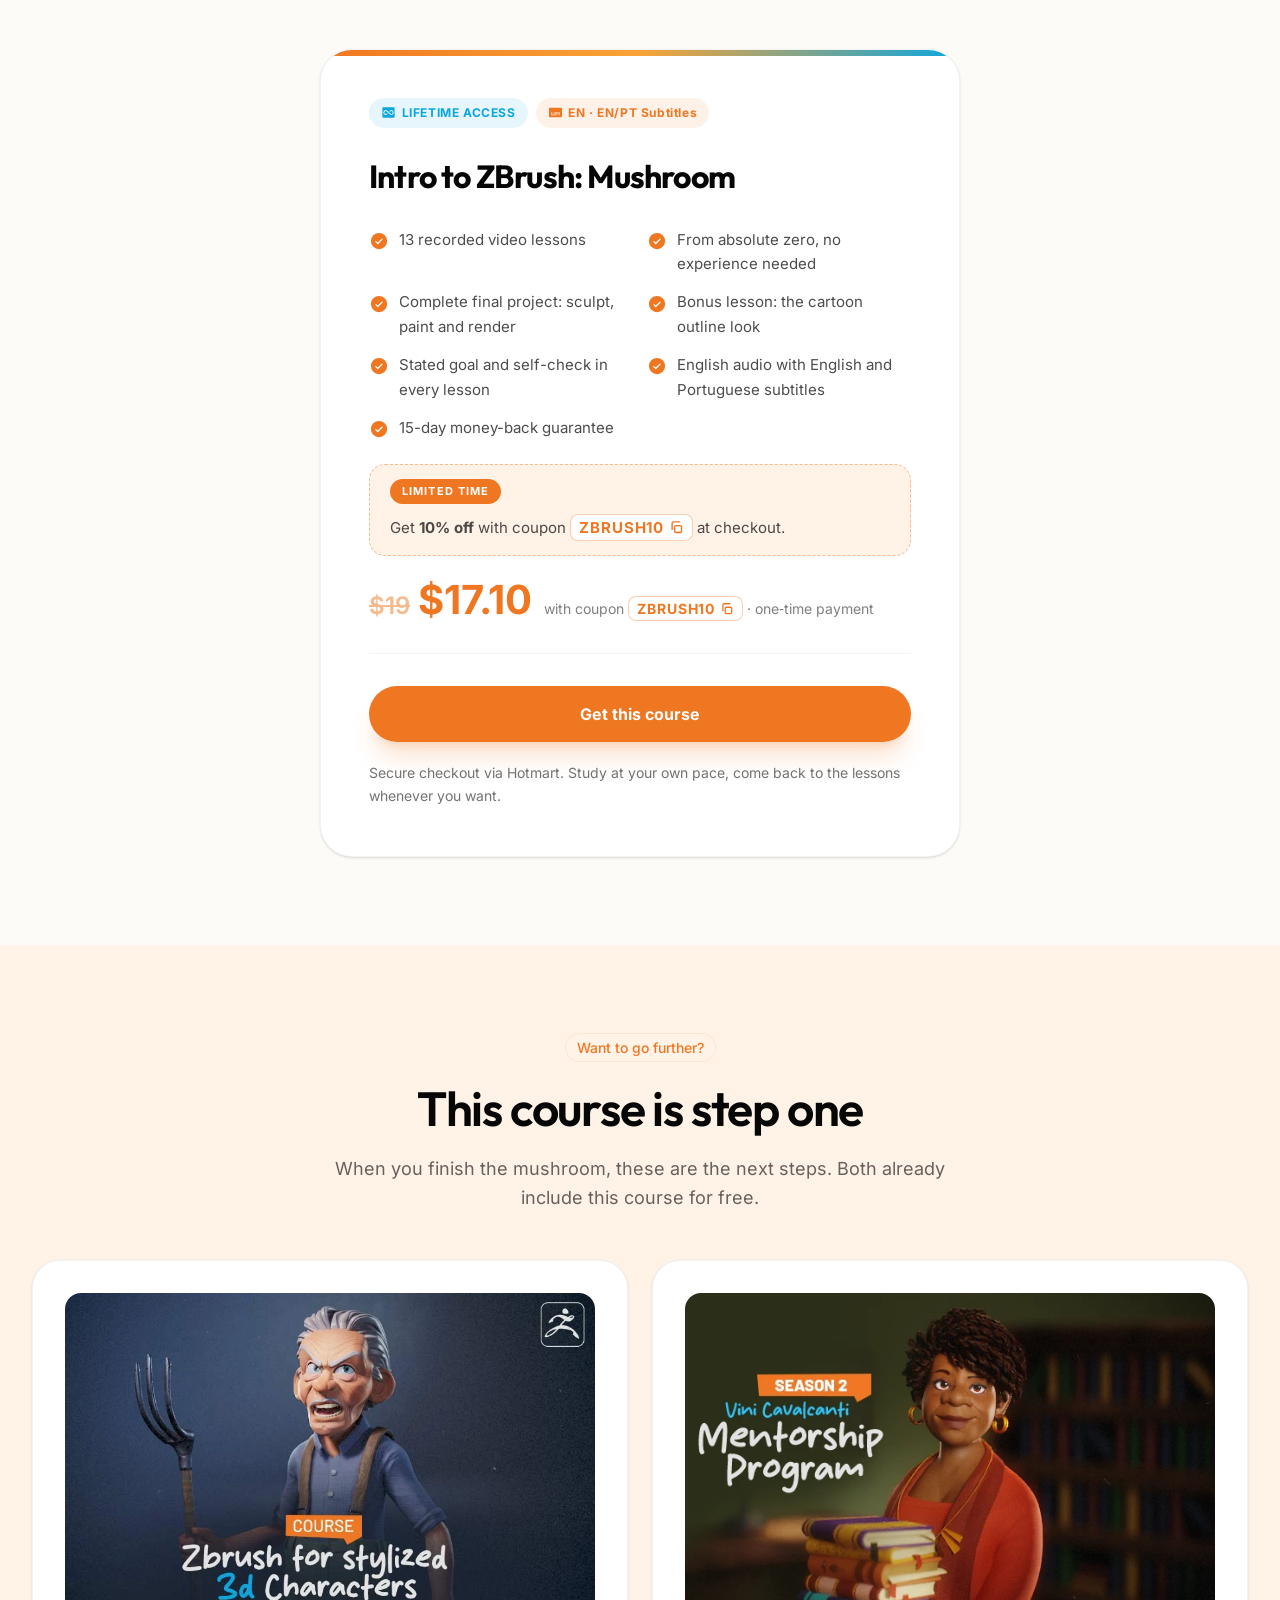
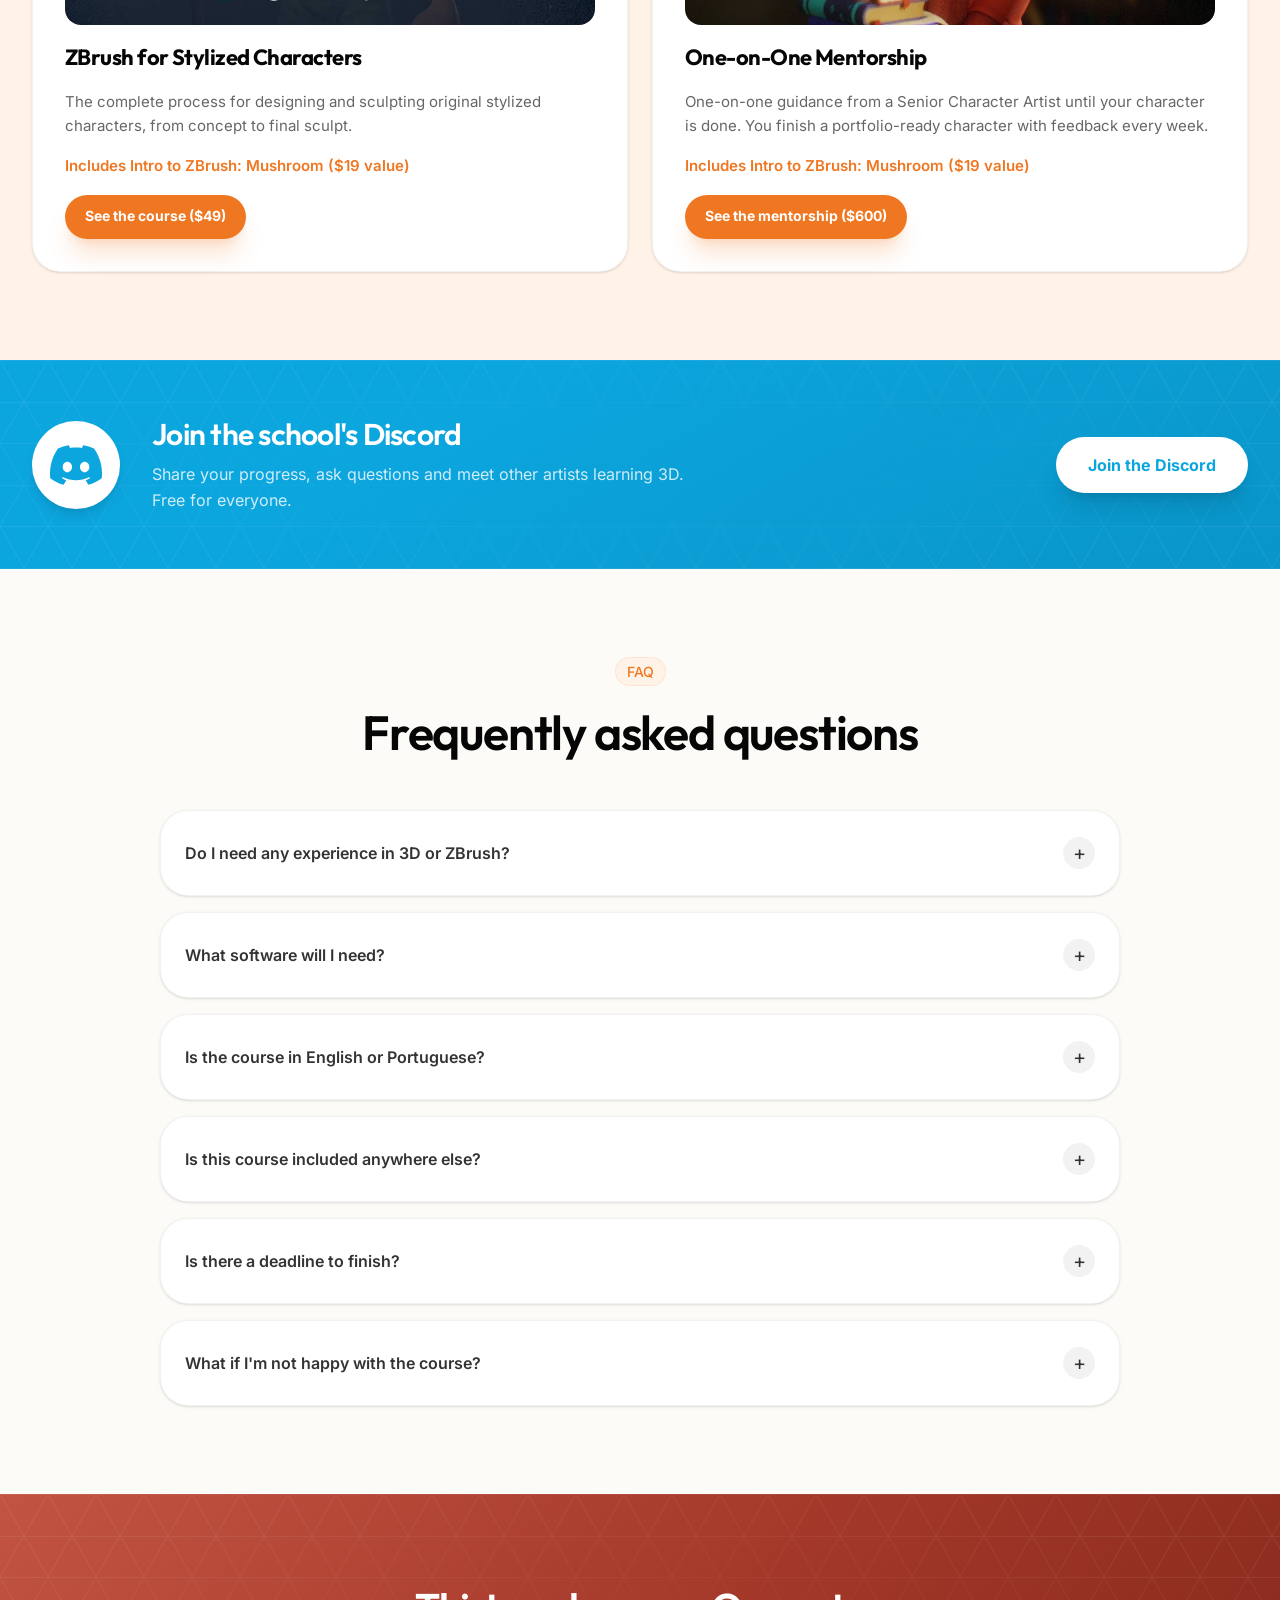
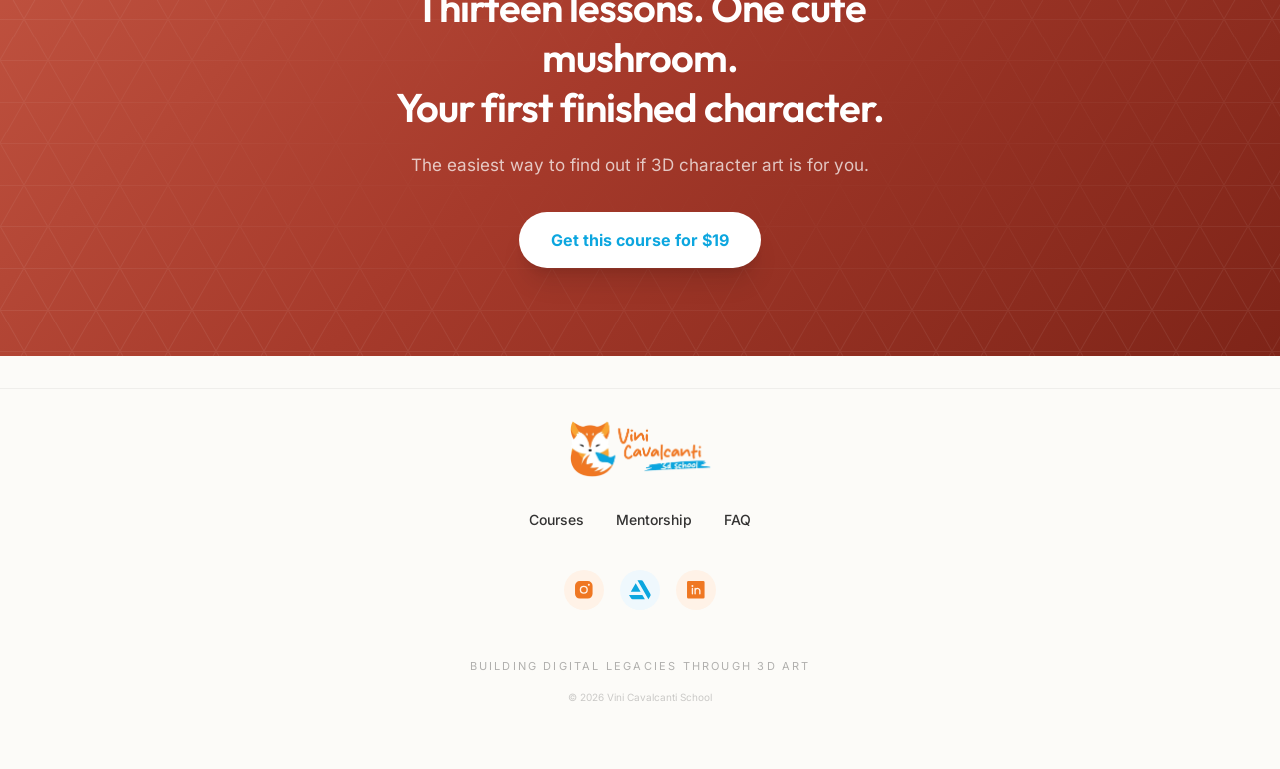
<file: courses/intro-to-zbrush-mushroom/index.html>
<!DOCTYPE html>
<html lang="en">
<head>
  <meta charset="UTF-8">
  <meta name="viewport" content="width=device-width, initial-scale=1.0">
  <title>Intro to ZBrush: Mushroom | Vini Cavalcanti School</title>
  <meta name="description" content="Your first steps in ZBrush: 13 lessons from absolute zero to your first complete character. Taught by Senior Character Artist Vini Cavalcanti.">
  <meta name="author" content="Vini Cavalcanti">

  <!-- Open Graph -->
  <meta property="og:type" content="website">
  <meta property="og:url" content="https://vinicavalcanti.com/courses/intro-to-zbrush-mushroom/">
  <meta property="og:title" content="Intro to ZBrush: Mushroom | Vini Cavalcanti School">
  <meta property="og:description" content="13 lessons from absolute zero to your first complete ZBrush character. $19, lifetime access.">
  <meta property="og:image" content="images/mushroom-600x600.webp">
  <meta property="twitter:card" content="summary_large_image">
  <meta property="twitter:title" content="Intro to ZBrush: Mushroom | Vini Cavalcanti School">
  <meta property="twitter:description" content="13 lessons from absolute zero to your first complete ZBrush character. $19, lifetime access.">

  <link rel="canonical" href="https://vinicavalcanti.com/courses/intro-to-zbrush-mushroom/">
  <link rel="icon" type="image/png" href="images/favicon_vini_cavalcanti.png">

  <link rel="preload" href="fonts/inter-400.woff2" as="font" type="font/woff2" crossorigin>
  <link rel="preload" href="fonts/inter-600.woff2" as="font" type="font/woff2" crossorigin>
  <link rel="preload" href="fonts/outfit-700.woff2" as="font" type="font/woff2" crossorigin>
  <link rel="stylesheet" href="css/styles.css">

  <script type="application/ld+json">
  {
    "@context": "https://schema.org",
    "@type": "Course",
    "name": "Intro to ZBrush: Mushroom",
    "description": "Introductory ZBrush course: 13 lessons from absolute zero to your first complete character, sculpted, painted and rendered.",
    "provider": {
      "@type": "EducationalOrganization",
      "name": "Vini Cavalcanti School",
      "url": "https://vinicavalcanti.com"
    },
    "inLanguage": "en",
    "availableLanguage": ["en", "pt"]
  }
  </script>
<!-- Meta Pixel Code -->
<script>
if (window.location.hostname === 'vinicavalcanti.com' || window.location.hostname.endsWith('.vinicavalcanti.com')) {
  var px = new Image();
  px.src = 'https://www.facebook.com/tr?id=999436976070756&ev=PageView&dl='
    + encodeURIComponent(location.href) + '&rl=' + encodeURIComponent(document.referrer)
    + '&if=false&ts=' + Date.now();
}
</script>
<noscript><img height="1" width="1" style="display:none"
src="https://www.facebook.com/tr?id=999436976070756&ev=PageView&noscript=1"
/></noscript>
<!-- End Meta Pixel Code -->
<!-- Google tag (gtag.js) -->
<script async src="https://www.googletagmanager.com/gtag/js?id=G-ZQB2W7YE9M"></script>
<script>
  window.dataLayer = window.dataLayer || [];
  function gtag(){dataLayer.push(arguments);}
  gtag('js', new Date());
  gtag('config', 'G-ZQB2W7YE9M');
</script>
</head>
<body>

<!-- SECTION: header (replica of vinicavalcanti.com root header) -->
<header class="site-header">
  <nav class="container site-header__nav" aria-label="Main navigation">
    <a href="../../" class="site-header__logo" id="nav-logo-link">
      <img src="../../images/logo_vini_cavalcanti_3D.webp" alt="Vini Cavalcanti School" width="180" height="48" loading="eager" fetchpriority="high" decoding="async">
    </a>
    <div class="site-header__links" id="site-nav-links">
      <a href="../../#courses" id="nav-link-courses">Courses</a>
      <a href="../../#mentorship" id="nav-link-mentorship">Mentorship</a>
      <a href="https://www.artstation.com/viniciuscavalcanti" id="nav-link-portfolio" target="_blank" rel="noopener noreferrer">Portfolio</a>
      <a href="../../#contact" id="nav-link-contact">Contact</a>
      <button class="site-header__lang" type="button">EN | PT</button>
      <a href="https://hotmart.com/en/club/vini-cavalcanti" id="nav-members-desktop" class="btn btn--members" target="_blank" rel="noopener noreferrer">Members Area</a>
    </div>
    <button class="site-header__burger" id="nav-burger" type="button" aria-label="Open menu" aria-expanded="false" aria-controls="mobile-menu">
      <svg xmlns="http://www.w3.org/2000/svg" width="24" height="24" viewBox="0 0 24 24" fill="none" stroke="currentColor" stroke-width="2" stroke-linecap="round" stroke-linejoin="round" aria-hidden="true"><path d="M4 5h16"></path><path d="M4 12h16"></path><path d="M4 19h16"></path></svg>
    </button>
  </nav>
  <div class="site-header__mobile" id="mobile-menu" hidden>
    <a href="../../#courses">Courses</a>
    <a href="../../#mentorship">Mentorship</a>
    <a href="https://www.artstation.com/viniciuscavalcanti" target="_blank" rel="noopener noreferrer">Portfolio</a>
    <a href="../../#contact">Contact</a>
    <a href="https://hotmart.com/en/club/vini-cavalcanti" class="btn btn--members" target="_blank" rel="noopener noreferrer">Members Area</a>
    <button class="site-header__lang" type="button">EN | PT</button>
  </div>
</header>

<main>

<!-- SECTION: hero (brick-red course color, autoplay character turntable) -->
<section class="hero section--pattern-light">
  <div class="container hero__grid">
    <div class="hero__content reveal">
      <div class="hero__badges">
        <span class="eyebrow eyebrow--course">Course</span>
        <span class="badge badge--hero badge--ico-orange"><svg class="ph" viewBox="0 0 256 256" fill="currentColor" aria-hidden="true" focusable="false"><path d="M232,208a8,8,0,0,1-8,8H32a8,8,0,0,1,0-16h8V136a8,8,0,0,1,8-8H72a8,8,0,0,1,8,8v64H96V88a8,8,0,0,1,8-8h32a8,8,0,0,1,8,8V200h16V40a8,8,0,0,1,8-8h40a8,8,0,0,1,8,8V200h8A8,8,0,0,1,232,208Z"/></svg><span class="pill__text">Absolute Beginner</span></span>
        <span class="badge badge--hero badge--ico-blue"><svg class="ph" viewBox="0 0 256 256" fill="currentColor" aria-hidden="true" focusable="false"><path d="M224,48H32A16,16,0,0,0,16,64V192a16,16,0,0,0,16,16H224a16,16,0,0,0,16-16V64A16,16,0,0,0,224,48ZM56,128H72a8,8,0,0,1,0,16H56a8,8,0,0,1,0-16Zm96,48H56a8,8,0,0,1,0-16h96a8,8,0,0,1,0,16Zm48,0H184a8,8,0,0,1,0-16h16a8,8,0,0,1,0,16Zm0-32H104a8,8,0,0,1,0-16h96a8,8,0,0,1,0,16Z"/></svg><span class="pill__text">EN (EN/PT Subtitles)</span></span>
        <span class="badge badge--hero badge--ico-orange"><svg class="ph" viewBox="0 0 256 256" fill="currentColor" aria-hidden="true" focusable="false"><path d="M128,24A104,104,0,1,0,232,128,104.11,104.11,0,0,0,128,24Zm40.55,110.58-52,36A8,8,0,0,1,104,164V92a8,8,0,0,1,12.55-6.58l52,36a8,8,0,0,1,0,13.16Z"/></svg><span class="pill__text">13 lessons</span></span>
        <span class="badge badge--hero badge--ico-blue"><svg class="ph" viewBox="0 0 256 256" fill="currentColor" aria-hidden="true" focusable="false"><path d="M223.68,66.15,135.68,18a15.88,15.88,0,0,0-15.36,0l-88,48.17a16,16,0,0,0-8.32,14v95.64a16,16,0,0,0,8.32,14l88,48.17a15.88,15.88,0,0,0,15.36,0l88-48.17a16,16,0,0,0,8.32-14V80.18A16,16,0,0,0,223.68,66.15ZM128,120,47.65,76,128,32l80.35,44Zm8,99.64V133.83l80-43.78v85.76Z"/></svg><span class="pill__text">ZBrush</span></span>
      </div>
      <h1 class="h-display">Intro to ZBrush: <span class="accent-orange">Mushroom</span>.</h1>
      <p class="hero__sub">Your first steps in ZBrush. Start from zero and finish your first complete character: sculpted, painted and rendered.</p>
      <div class="hero__cta-row">
        <a href="https://pay.hotmart.com/O107028008C?sck=lp_mushroom" id="hero-buy" class="btn btn--primary" target="_blank" rel="noopener noreferrer">Get this course</a>
        <div class="hero__price">
          <span class="hero__price-label">Price</span>
          <span class="hero__price-value"><s class="price-old">$19</s>$17.10</span>
          <span class="hero__price-note">with <button type="button" class="copy-code" data-code="ZBRUSH10" aria-label="Copy coupon ZBRUSH10"><span class="copy-code__text">ZBRUSH10</span><svg class="copy-code__ico" viewBox="0 0 24 24" fill="none" stroke="currentColor" stroke-width="2.25" stroke-linecap="round" stroke-linejoin="round" aria-hidden="true" focusable="false"><rect x="9" y="9" width="11" height="11" rx="2"/><path d="M5 15V5a2 2 0 0 1 2-2h10"/></svg></button> &middot; One&#8209;time &middot; Lifetime access</span>
        </div>
      </div>
      <p class="hero__promo">Limited time: <strong>10% off</strong> with coupon <button type="button" class="copy-code" data-code="ZBRUSH10" aria-label="Copy coupon ZBRUSH10"><span class="copy-code__text">ZBRUSH10</span><svg class="copy-code__ico" viewBox="0 0 24 24" fill="none" stroke="currentColor" stroke-width="2.25" stroke-linecap="round" stroke-linejoin="round" aria-hidden="true" focusable="false"><rect x="9" y="9" width="11" height="11" rx="2"/><path d="M5 15V5a2 2 0 0 1 2-2h10"/></svg></button></p>
    </div>
    <div class="hero__media reveal">
      <div class="video-frame video-frame--hero">
        <video autoplay muted loop playsinline preload="metadata" poster="images/mushroom-poster-800x800.webp" aria-label="Turntable of the mushroom character sculpted in the course">
          <source src="images/Hero_Mushroom.mp4" type="video/mp4">
        </video>
      </div>
      <p class="hero__media-caption">The character you build in this course.</p>
    </div>
  </div>
</section>

<!-- SECTION: studios (authority strip) -->
<section class="section section--compact studios">
  <div class="container reveal">
    <p class="studios__line">Taught by a <strong>Senior Character Artist</strong> who lives this process every day inside real studios.</p>
    <div class="studios__row">
      <span>E-Line Media</span>
      <span>Angel Studios</span>
      <span>PUGA Studios</span>
    </div>
  </div>
</section>

<!-- SECTION: modules (13 lessons: foundations + final project + bonus) -->
<section class="section" id="modules">
  <div class="container">
    <div class="section__head reveal">
      <span class="eyebrow eyebrow--orange">13 lessons included</span>
      <h2 class="h-display">One concept per lesson</h2>
      <p class="section__lead">Every lesson states its goal and ends with a self-check, so you know when you are ready to move on. Lessons 1 to 8 build the foundations, tool by tool. Lessons 9 to 12 are the final project. Lesson 13 is a bonus: the cartoon outline look.</p>
    </div>
    <h3 class="modules__block-title reveal">Foundations</h3>
    <div class="grid-4" id="grid-foundations">
      <article class="card module-card reveal">
        <span class="module-card__num">01</span>
        <h3>How ZBrush Works</h3>
        <p>Canvas, Edit Mode and Tools. Understand the logic that makes ZBrush different.</p>
      </article>
      <article class="card module-card module-card--blue reveal">
        <span class="module-card__num">02</span>
        <h3>Navigation and Setup</h3>
        <p>Advanced navigation and a sculpting setup that stays out of your way.</p>
      </article>
      <article class="card module-card reveal">
        <span class="module-card__num">03</span>
        <h3>Subdivision and Brushes</h3>
        <p>Resolution levels and the essential brushes you'll use in every sculpt.</p>
      </article>
      <article class="card module-card module-card--blue reveal">
        <span class="module-card__num">04</span>
        <h3>Masks and Polygroups</h3>
        <p>Select, protect and organize your mesh like a character artist.</p>
      </article>
      <article class="card module-card module-card--blue reveal">
        <span class="module-card__num">05</span>
        <h3>Gizmo and Transpose</h3>
        <p>Move, scale and rotate with precision, plus a canvas setup that works for you.</p>
      </article>
      <article class="card module-card reveal">
        <span class="module-card__num">06</span>
        <h3>SubTools and Symmetry</h3>
        <p>Build characters from parts and let symmetry do half the work.</p>
      </article>
      <article class="card module-card module-card--blue reveal">
        <span class="module-card__num">07</span>
        <h3>DynaMesh and Resolution</h3>
        <p>Sculpt freely without worrying about topology running out.</p>
      </article>
      <article class="card module-card reveal">
        <span class="module-card__num">08</span>
        <h3>ZRemesher and Polypaint</h3>
        <p>Clean topology in one click and painting directly on your sculpt.</p>
      </article>
    </div>
    <h3 class="modules__block-title reveal">Final Project: Cute Mushroom</h3>
    <div class="grid-4" id="grid-project">
      <article class="card module-card reveal">
        <span class="module-card__num">09</span>
        <h3>Part 1: Blocking</h3>
        <p>Build the character's big shapes from simple forms.</p>
      </article>
      <article class="card module-card module-card--blue reveal">
        <span class="module-card__num">10</span>
        <h3>Part 2: Shaping and Face</h3>
        <p>Refine the silhouette and bring the face to life.</p>
      </article>
      <article class="card module-card reveal">
        <span class="module-card__num">11</span>
        <h3>Part 3: Details and Polypaint</h3>
        <p>Surface details and full color, painted inside ZBrush.</p>
      </article>
      <article class="card module-card module-card--blue reveal">
        <span class="module-card__num">12</span>
        <h3>Part 4: Render and Export</h3>
        <p>Render your finished character and export it to share anywhere.</p>
      </article>
      <article class="card module-card module-card--bonus reveal">
        <span class="module-card__num">13</span>
        <h3>Bonus: The Cartoon Outline Look</h3>
        <p>Give your sculpt that hand-drawn cartoon look, with the outline you see on the course cover, straight inside ZBrush.</p>
      </article>
    </div>
  </div>
</section>

<!-- SECTION: inside (annotated lesson screenshots) -->
<section class="section section--orange" id="inside">
  <div class="container">
    <div class="section__head reveal">
      <span class="eyebrow eyebrow--orange">Inside the course</span>
      <h2 class="h-display">Real lessons, drawn over the screen</h2>
      <p class="section__lead">Every concept is annotated live on top of ZBrush, so you see exactly where to look.</p>
    </div>
    <div class="player reveal" id="inside-player">
      <div class="player__bar">
        <span class="player__dots" aria-hidden="true"><i></i><i></i><i></i></span>
        <span class="player__title">Intro to ZBrush: Mushroom &middot; annotated lessons</span>
        <span class="player__count">3 lessons</span>
      </div>
      <div class="player__stage">
        <figure class="player__slide" tabindex="0">
          <img src="images/inside-03.webp" alt="ZBrush lesson with live annotations: from 2.5D canvas to 3D mesh" width="1649" height="888" loading="lazy" decoding="async">
          <figcaption><span class="inside__tag">Lesson 01</span><span class="inside__title">From the 2.5D canvas to a 3D mesh</span></figcaption>
        </figure>
        <figure class="player__slide" tabindex="0">
          <img src="images/inside-01.webp" alt="ZBrush lesson with live annotations: main brushes and subdivision" width="1658" height="895" loading="lazy" decoding="async">
          <figcaption><span class="inside__tag">Lesson 03</span><span class="inside__title">Subdivision and the essential brushes</span></figcaption>
        </figure>
        <figure class="player__slide is-main" tabindex="0">
          <img src="images/inside-02.webp" alt="Blocking the mushroom character in ZBrush" width="1667" height="927" loading="lazy" decoding="async">
          <figcaption><span class="inside__tag">Lesson 09</span><span class="inside__title">Blocking the mushroom</span></figcaption>
        </figure>
      </div>
    </div>
  </div>
</section>

<!-- SECTION: identity (statement + render) -->
<section class="section section--navy section--pattern-light identity">
  <div class="container identity__grid">
    <div class="identity__media reveal">
      <img src="images/mushroom-600x600.webp" alt="The mushroom character sculpted and painted in the course" width="600" height="600" loading="lazy" decoding="async">
    </div>
    <div class="identity__body reveal">
      <h2 class="h-display">Never opened ZBrush?<br>This was made for <span class="accent-orange">you</span>.</h2>
      <p>No prior knowledge needed. Every lesson tells you WHAT you're learning, WHY it matters and the GOAL you should reach before moving on. A step-by-step method built so beginners never feel lost.</p>
      <a href="https://pay.hotmart.com/O107028008C?sck=lp_mushroom" class="btn btn--inverse" target="_blank" rel="noopener noreferrer">Start from zero today</a>
    </div>
  </div>
</section>

<!-- SECTION: instructor -->
<section class="section instructor" id="instructor">
  <div class="container instructor__grid">
    <div class="instructor__photo reveal">
      <img src="images/about_vini_photo.webp" alt="Vini Cavalcanti, Senior 3D Character Artist" width="490" height="760" loading="lazy" decoding="async">
    </div>
    <div class="instructor__body reveal">
      <span class="eyebrow eyebrow--blue">Your instructor</span>
      <h2 class="h-display">Learn from someone who's inside the industry, not just talking about it.</h2>
      <p class="instructor__bio">Hi, I'm <span class="accent-orange"><strong>Vini Cavalcanti</strong></span>, <strong>Senior 3D Character Artist</strong> with <strong><em>10+ years of experience</em></strong> in games and entertainment, focused on <em>visual development</em> and <em>stylized characters</em>. Currently at <strong>E-Line Media</strong> on <strong>Endstar</strong>, with credits on <em>The Wingfeather Saga</em> (<strong>Angel Studios</strong>) and games like <em>Wonderbox</em> at <strong>PUGA Studios</strong>.</p>
      <div class="instructor__pills">
        <span><span class="ico ico--orange ico--sm"><svg class="ph" viewBox="0 0 256 256" fill="currentColor" aria-hidden="true" focusable="false"><path d="M232,32a8,8,0,0,0-8-8c-44.08,0-89.31,49.71-114.43,82.63A60,60,0,0,0,32,164c0,30.88-19.54,44.73-20.47,45.37A8,8,0,0,0,16,224H92a60,60,0,0,0,57.37-77.57C182.3,121.31,232,76.08,232,32ZM124.42,113.55q5.14-6.66,10.09-12.55A76.23,76.23,0,0,1,155,121.49q-5.9,4.94-12.55,10.09A60.54,60.54,0,0,0,124.42,113.55Zm42.7-2.68a92.57,92.57,0,0,0-22-22c31.78-34.53,55.75-45,69.9-47.91C212.17,55.12,201.65,79.09,167.12,110.87Z"/></svg></span><span class="pill__text">Senior Artist</span></span>
        <span><span class="ico ico--blue ico--sm"><svg class="ph" viewBox="0 0 256 256" fill="currentColor" aria-hidden="true" focusable="false"><path d="M232,64H208V48a8,8,0,0,0-8-8H56a8,8,0,0,0-8,8V64H24A16,16,0,0,0,8,80V96a40,40,0,0,0,40,40h3.65A80.13,80.13,0,0,0,120,191.61V216H96a8,8,0,0,0,0,16h64a8,8,0,0,0,0-16H136V191.58c31.94-3.23,58.44-25.64,68.08-55.58H208a40,40,0,0,0,40-40V80A16,16,0,0,0,232,64ZM48,120A24,24,0,0,1,24,96V80H48v32q0,4,.39,8ZM232,96a24,24,0,0,1-24,24h-.5a81.81,81.81,0,0,0,.5-8.9V80h24Z"/></svg></span><span class="pill__text">10+ years exp</span></span>
        <span><span class="ico ico--orange ico--sm"><svg class="ph" viewBox="0 0 256 256" fill="currentColor" aria-hidden="true" focusable="false"><path d="M152,112a8,8,0,0,1-8,8H112a8,8,0,0,1,0-16h32A8,8,0,0,1,152,112Zm80-40V200a16,16,0,0,1-16,16H40a16,16,0,0,1-16-16V72A16,16,0,0,1,40,56H80V48a24,24,0,0,1,24-24h48a24,24,0,0,1,24,24v8h40A16,16,0,0,1,232,72ZM96,56h64V48a8,8,0,0,0-8-8H104a8,8,0,0,0-8,8Zm120,57.61V72H40v41.61A184,184,0,0,0,128,136,184,184,0,0,0,216,113.61Z"/></svg></span><span class="pill__text">Industry active</span></span>
      </div>
    </div>
  </div>
</section>

<!-- SECTION: pricing -->
<section class="section" id="pricing">
  <div class="container pricing">
    <div class="card card--lg pricing__card reveal">
      <div class="pricing__badges">
        <span class="badge badge--limited"><svg class="ph" viewBox="0 0 256 256" fill="currentColor" aria-hidden="true" focusable="false"><path d="M216,40H40A16,16,0,0,0,24,56V200a16,16,0,0,0,16,16H216a16,16,0,0,0,16-16V56A16,16,0,0,0,216,40ZM204.28,156.28a40,40,0,0,1-56.4.17L97.29,111.34,97,111A24,24,0,1,0,97,145c.36-.36.71-.73,1-1.1a8,8,0,1,1,12,10.6c-.55.62-1.13,1.23-1.71,1.81a40,40,0,1,1-.17-56.73l50.58,45.11.33.31A24,24,0,1,0,159,111c-.36.36-.7.72-1,1.1a8,8,0,0,1-12-10.59c.54-.62,1.12-1.24,1.71-1.82a40,40,0,0,1,56.57,56.56Z"/></svg><span class="pill__text">Lifetime access</span></span>
        <span class="badge badge--oneonone"><svg class="ph" viewBox="0 0 256 256" fill="currentColor" aria-hidden="true" focusable="false"><path d="M224,48H32A16,16,0,0,0,16,64V192a16,16,0,0,0,16,16H224a16,16,0,0,0,16-16V64A16,16,0,0,0,224,48ZM56,128H72a8,8,0,0,1,0,16H56a8,8,0,0,1,0-16Zm96,48H56a8,8,0,0,1,0-16h96a8,8,0,0,1,0,16Zm48,0H184a8,8,0,0,1,0-16h16a8,8,0,0,1,0,16Zm0-32H104a8,8,0,0,1,0-16h96a8,8,0,0,1,0,16Z"/></svg><span class="pill__text">EN · EN/PT Subtitles</span></span>
      </div>
      <h3>Intro to ZBrush: Mushroom</h3>
      <ul class="pricing__includes">
        <li><svg class="ph" viewBox="0 0 256 256" fill="currentColor" aria-hidden="true" focusable="false"><path d="M128,24A104,104,0,1,0,232,128,104.11,104.11,0,0,0,128,24Zm45.66,85.66-56,56a8,8,0,0,1-11.32,0l-24-24a8,8,0,0,1,11.32-11.32L112,148.69l50.34-50.35a8,8,0,0,1,11.32,11.32Z"/></svg><span class="pill__text">13 recorded video lessons</span></li>
        <li><svg class="ph" viewBox="0 0 256 256" fill="currentColor" aria-hidden="true" focusable="false"><path d="M128,24A104,104,0,1,0,232,128,104.11,104.11,0,0,0,128,24Zm45.66,85.66-56,56a8,8,0,0,1-11.32,0l-24-24a8,8,0,0,1,11.32-11.32L112,148.69l50.34-50.35a8,8,0,0,1,11.32,11.32Z"/></svg><span class="pill__text">From absolute zero, no experience needed</span></li>
        <li><svg class="ph" viewBox="0 0 256 256" fill="currentColor" aria-hidden="true" focusable="false"><path d="M128,24A104,104,0,1,0,232,128,104.11,104.11,0,0,0,128,24Zm45.66,85.66-56,56a8,8,0,0,1-11.32,0l-24-24a8,8,0,0,1,11.32-11.32L112,148.69l50.34-50.35a8,8,0,0,1,11.32,11.32Z"/></svg><span class="pill__text">Complete final project: sculpt, paint and render</span></li>
        <li><svg class="ph" viewBox="0 0 256 256" fill="currentColor" aria-hidden="true" focusable="false"><path d="M128,24A104,104,0,1,0,232,128,104.11,104.11,0,0,0,128,24Zm45.66,85.66-56,56a8,8,0,0,1-11.32,0l-24-24a8,8,0,0,1,11.32-11.32L112,148.69l50.34-50.35a8,8,0,0,1,11.32,11.32Z"/></svg><span class="pill__text">Bonus lesson: the cartoon outline look</span></li>
        <li><svg class="ph" viewBox="0 0 256 256" fill="currentColor" aria-hidden="true" focusable="false"><path d="M128,24A104,104,0,1,0,232,128,104.11,104.11,0,0,0,128,24Zm45.66,85.66-56,56a8,8,0,0,1-11.32,0l-24-24a8,8,0,0,1,11.32-11.32L112,148.69l50.34-50.35a8,8,0,0,1,11.32,11.32Z"/></svg><span class="pill__text">Stated goal and self-check in every lesson</span></li>
        <li><svg class="ph" viewBox="0 0 256 256" fill="currentColor" aria-hidden="true" focusable="false"><path d="M128,24A104,104,0,1,0,232,128,104.11,104.11,0,0,0,128,24Zm45.66,85.66-56,56a8,8,0,0,1-11.32,0l-24-24a8,8,0,0,1,11.32-11.32L112,148.69l50.34-50.35a8,8,0,0,1,11.32,11.32Z"/></svg><span class="pill__text">English audio with English and Portuguese subtitles</span></li>
        <li><svg class="ph" viewBox="0 0 256 256" fill="currentColor" aria-hidden="true" focusable="false"><path d="M128,24A104,104,0,1,0,232,128,104.11,104.11,0,0,0,128,24Zm45.66,85.66-56,56a8,8,0,0,1-11.32,0l-24-24a8,8,0,0,1,11.32-11.32L112,148.69l50.34-50.35a8,8,0,0,1,11.32,11.32Z"/></svg><span class="pill__text">15-day money-back guarantee</span></li>
      </ul>
      <div class="promo-banner" role="note">
        <span class="promo-banner__tag">Limited time</span>
        <p>Get <strong>10% off</strong> with coupon <button type="button" class="copy-code promo-banner__code" data-code="ZBRUSH10" aria-label="Copy coupon ZBRUSH10"><span class="copy-code__text">ZBRUSH10</span><svg class="copy-code__ico" viewBox="0 0 24 24" fill="none" stroke="currentColor" stroke-width="2.25" stroke-linecap="round" stroke-linejoin="round" aria-hidden="true" focusable="false"><rect x="9" y="9" width="11" height="11" rx="2"/><path d="M5 15V5a2 2 0 0 1 2-2h10"/></svg></button> at checkout.</p>
      </div>
      <div class="pricing__price-row">
        <span class="pricing__price"><s class="price-old">$19</s>$17.10</span>
        <span class="pricing__price-note">with coupon <button type="button" class="copy-code" data-code="ZBRUSH10" aria-label="Copy coupon ZBRUSH10"><span class="copy-code__text">ZBRUSH10</span><svg class="copy-code__ico" viewBox="0 0 24 24" fill="none" stroke="currentColor" stroke-width="2.25" stroke-linecap="round" stroke-linejoin="round" aria-hidden="true" focusable="false"><rect x="9" y="9" width="11" height="11" rx="2"/><path d="M5 15V5a2 2 0 0 1 2-2h10"/></svg></button> &middot; one&#8209;time payment</span>
      </div>
      <div class="pricing__cta">
        <a href="https://pay.hotmart.com/O107028008C?sck=lp_mushroom" id="pricing-buy" class="btn btn--primary" target="_blank" rel="noopener noreferrer">Get this course</a>
      </div>
      <p class="pricing__scarcity">Secure checkout via Hotmart. Study at your own pace, come back to the lessons whenever you want.</p>
    </div>
  </div>
</section>

<!-- SECTION: next-steps (want to go further?) -->
<section class="section section--orange" id="next-steps">
  <div class="container">
    <div class="section__head reveal">
      <span class="eyebrow eyebrow--orange">Want to go further?</span>
      <h2 class="h-display">This course is step one</h2>
      <p class="section__lead">When you finish the mushroom, these are the next steps. Both already include this course for free.</p>
    </div>
    <div class="next-steps__grid">
      <article class="card next-steps__card reveal">
        <div class="next-steps__media">
          <img src="images/course-Zbrush_For_Stylized_Characters.webp" alt="ZBrush for Stylized Characters course art" width="800" height="500" loading="lazy" decoding="async">
        </div>
        <h3>ZBrush for Stylized Characters</h3>
        <p>The complete process for designing and sculpting original stylized characters, from concept to final sculpt.</p>
        <p class="next-steps__note">Includes Intro to ZBrush: Mushroom ($19 value)</p>
        <a href="../zbrush-for-stylized-characters/" class="btn btn--primary btn--sm">See the course ($49)</a>
      </article>
      <article class="card next-steps__card reveal">
        <div class="next-steps__media">
          <img src="images/mentorship_image.webp" alt="One-on-One Mentorship art" width="830" height="383" loading="lazy" decoding="async">
        </div>
        <h3>One-on-One Mentorship</h3>
        <p>One-on-one guidance from a Senior Character Artist until your character is done. You finish a portfolio-ready character with feedback every week.</p>
        <p class="next-steps__note">Includes Intro to ZBrush: Mushroom ($19 value)</p>
        <a href="../../mentorship/one-on-one-mentorship/" class="btn btn--primary btn--sm">See the mentorship ($600)</a>
      </article>
    </div>
  </div>
</section>

<!-- SECTION: discord (school community banner) -->
<section class="section section--compact discord-banner section--pattern-light" id="discord">
  <div class="container discord-banner__inner">
    <div class="discord-banner__badge reveal">
      <svg class="si" viewBox="0 0 24 24" fill="currentColor" aria-hidden="true" focusable="false"><path d="M20.317 4.3698a19.7913 19.7913 0 00-4.8851-1.5152.0741.0741 0 00-.0785.0371c-.211.3753-.4447.8648-.6083 1.2495-1.8447-.2762-3.68-.2762-5.4868 0-.1636-.3933-.4058-.8742-.6177-1.2495a.077.077 0 00-.0785-.037 19.7363 19.7363 0 00-4.8852 1.515.0699.0699 0 00-.0321.0277C.5334 9.0458-.319 13.5799.0992 18.0578a.0824.0824 0 00.0312.0561c2.0528 1.5076 4.0413 2.4228 5.9929 3.0294a.0777.0777 0 00.0842-.0276c.4616-.6304.8731-1.2952 1.226-1.9942a.076.076 0 00-.0416-.1057c-.6528-.2476-1.2743-.5495-1.8722-.8923a.077.077 0 01-.0076-.1277c.1258-.0943.2517-.1923.3718-.2914a.0743.0743 0 01.0776-.0105c3.9278 1.7933 8.18 1.7933 12.0614 0a.0739.0739 0 01.0785.0095c.1202.099.246.1981.3728.2924a.077.077 0 01-.0066.1276 12.2986 12.2986 0 01-1.873.8914.0766.0766 0 00-.0407.1067c.3604.698.7719 1.3628 1.225 1.9932a.076.076 0 00.0842.0286c1.961-.6067 3.9495-1.5219 6.0023-3.0294a.077.077 0 00.0313-.0552c.5004-5.177-.8382-9.6739-3.5485-13.6604a.061.061 0 00-.0312-.0286zM8.02 15.3312c-1.1825 0-2.1569-1.0857-2.1569-2.419 0-1.3332.9555-2.4189 2.157-2.4189 1.2108 0 2.1757 1.0952 2.1568 2.419 0 1.3332-.9555 2.4189-2.1569 2.4189zm7.9748 0c-1.1825 0-2.1569-1.0857-2.1569-2.419 0-1.3332.9554-2.4189 2.1569-2.4189 1.2108 0 2.1757 1.0952 2.1568 2.419 0 1.3332-.946 2.4189-2.1568 2.4189Z"/></svg>
    </div>
    <div class="discord-banner__body reveal">
      <h2 class="h-display">Join the school's Discord</h2>
      <p>Share your progress, ask questions and meet other artists learning 3D. Free for everyone.</p>
    </div>
    <div class="discord-banner__cta reveal">
      <a href="https://discord.gg/MuEwrCS46r" class="btn btn--inverse" target="_blank" rel="noopener noreferrer">Join the Discord</a>
    </div>
  </div>
</section>

<!-- SECTION: faq -->
<section class="section faq" id="faq">
  <div class="container">
    <div class="section__head reveal">
      <span class="eyebrow eyebrow--orange">FAQ</span>
      <h2 class="h-display">Frequently asked questions</h2>
    </div>
    <div class="faq__list">
      <details class="faq__item reveal">
        <summary>Do I need any experience in 3D or ZBrush? <span class="faq__icon">+</span></summary>
        <p class="faq__answer">No. This course was designed for absolute beginners. It starts from opening ZBrush for the first time and explains every concept before using it.</p>
      </details>
      <details class="faq__item reveal">
        <summary>What software will I need? <span class="faq__icon">+</span></summary>
        <p class="faq__answer">Only ZBrush. The lessons use standard tools available in any recent version.</p>
      </details>
      <details class="faq__item reveal">
        <summary>Is the course in English or Portuguese? <span class="faq__icon">+</span></summary>
        <p class="faq__answer">The lessons are in English, with subtitles in both English and Portuguese.</p>
      </details>
      <details class="faq__item reveal">
        <summary>Is this course included anywhere else? <span class="faq__icon">+</span></summary>
        <p class="faq__answer">Yes. It comes free with ZBrush for Stylized Characters and with the One-on-One Mentorship. If you're planning to get either of those, you don't need to buy this course separately.</p>
      </details>
      <details class="faq__item reveal">
        <summary>Is there a deadline to finish? <span class="faq__icon">+</span></summary>
        <p class="faq__answer">No. After purchase, access is lifetime. Study at your own pace and come back to the content as many times as you want.</p>
      </details>
      <details class="faq__item reveal">
        <summary>What if I'm not happy with the course? <span class="faq__icon">+</span></summary>
        <p class="faq__answer">You have a 15-day money-back guarantee after purchase, with plenty of time to explore the content and decide whether it's the right fit for you.</p>
      </details>
    </div>
  </div>
</section>

<!-- SECTION: final-cta -->
<section class="section final-cta final-cta--band section--pattern-light">
  <div class="container reveal">
    <h2 class="h-display">Thirteen lessons. One cute mushroom.<br>Your first finished character.</h2>
    <p>The easiest way to find out if 3D character art is for you.</p>
    <div class="final-cta__row">
      <a href="https://pay.hotmart.com/O107028008C?sck=lp_mushroom" id="final-buy" class="btn btn--inverse" target="_blank" rel="noopener noreferrer">Get this course for $19</a>
    </div>
  </div>
</section>

</main>

<!-- SECTION: footer (replica of vinicavalcanti.com root footer) -->
<footer class="site-footer">
  <div class="container site-footer__inner">
    <img src="images/logo_vini_cavalcanti_3D.webp" alt="Vini Cavalcanti School" class="site-footer__logo" width="180" height="56" loading="lazy" decoding="async">
    <div class="site-footer__links">
      <a href="https://vinicavalcanti.com/#courses">Courses</a>
      <a href="https://vinicavalcanti.com/#mentorship">Mentorship</a>
      <a href="https://vinicavalcanti.com/#faq">FAQ</a>
    </div>
    <div class="site-footer__social">
      <a href="https://www.instagram.com/vinicavalcntiart" aria-label="Instagram" title="Instagram" target="_blank" rel="noopener noreferrer"><span class="ico ico--orange ico--md"><svg class="ph" viewBox="0 0 256 256" fill="currentColor" aria-hidden="true" focusable="false"><path d="M176,24H80A56.06,56.06,0,0,0,24,80v96a56.06,56.06,0,0,0,56,56h96a56.06,56.06,0,0,0,56-56V80A56.06,56.06,0,0,0,176,24ZM128,176a48,48,0,1,1,48-48A48.05,48.05,0,0,1,128,176Zm60-96a12,12,0,1,1,12-12A12,12,0,0,1,188,80Zm-28,48a32,32,0,1,1-32-32A32,32,0,0,1,160,128Z"/></svg></span></a>
      <a href="https://www.artstation.com/viniciuscavalcanti" aria-label="ArtStation" title="ArtStation" target="_blank" rel="noopener noreferrer"><span class="ico ico--blue ico--md"><svg class="ph" viewBox="0 0 24 24" fill="currentColor" aria-hidden="true" focusable="false"><path d="M0 17.723l2.027 3.505h.001a2.424 2.424 0 0 0 2.164 1.333h13.457l-2.792-4.838H0zm24 .025c0-.484-.143-.935-.388-1.314L15.728 2.728a2.424 2.424 0 0 0-2.142-1.289H9.419L21.598 22.54l1.92-3.325c.378-.637.482-.919.482-1.467zm-11.129-3.462L7.428 4.858l-5.444 9.428h10.887z"/></svg></span></a>
      <a href="https://www.linkedin.com/in/vinicavalcnti" aria-label="LinkedIn" title="LinkedIn" target="_blank" rel="noopener noreferrer"><span class="ico ico--orange ico--md"><svg class="ph" viewBox="0 0 256 256" fill="currentColor" aria-hidden="true" focusable="false"><path d="M216,24H40A16,16,0,0,0,24,40V216a16,16,0,0,0,16,16H216a16,16,0,0,0,16-16V40A16,16,0,0,0,216,24ZM96,176a8,8,0,0,1-16,0V112a8,8,0,0,1,16,0ZM88,96a12,12,0,1,1,12-12A12,12,0,0,1,88,96Zm96,80a8,8,0,0,1-16,0V140a20,20,0,0,0-40,0v36a8,8,0,0,1-16,0V112a8,8,0,0,1,15.79-1.78A36,36,0,0,1,184,140Z"/></svg></span></a>
    </div>
    <div class="site-footer__tagline">Building Digital Legacies through 3D Art</div>
    <div class="site-footer__copy">© 2026 Vini Cavalcanti School</div>
  </div>
</footer>

<!-- SECTION: sticky-cta (mobile) -->
<div class="sticky-cta" id="sticky-cta" hidden>
  <div class="sticky-cta__price">
    <span class="sticky-cta__label">Intro course <button type="button" class="copy-code copy-code--xs" data-code="ZBRUSH10" aria-label="Copy coupon ZBRUSH10"><span class="copy-code__text">ZBRUSH10</span><svg class="copy-code__ico" viewBox="0 0 24 24" fill="none" stroke="currentColor" stroke-width="2.25" stroke-linecap="round" stroke-linejoin="round" aria-hidden="true" focusable="false"><rect x="9" y="9" width="11" height="11" rx="2"/><path d="M5 15V5a2 2 0 0 1 2-2h10"/></svg></button></span>
    <span class="sticky-cta__value"><s class="price-old">$19</s>$17.10</span>
  </div>
  <a href="https://pay.hotmart.com/O107028008C?sck=lp_mushroom" class="btn btn--primary btn--sm" target="_blank" rel="noopener noreferrer">Get this course</a>
</div>

<script src="js/main.js" defer></script>
<script src="js/inside.js" defer></script>
<script src="js/i18n.js" defer></script>
<script src="js/tracking-params.js" defer></script>
</body>
</html>
</file>
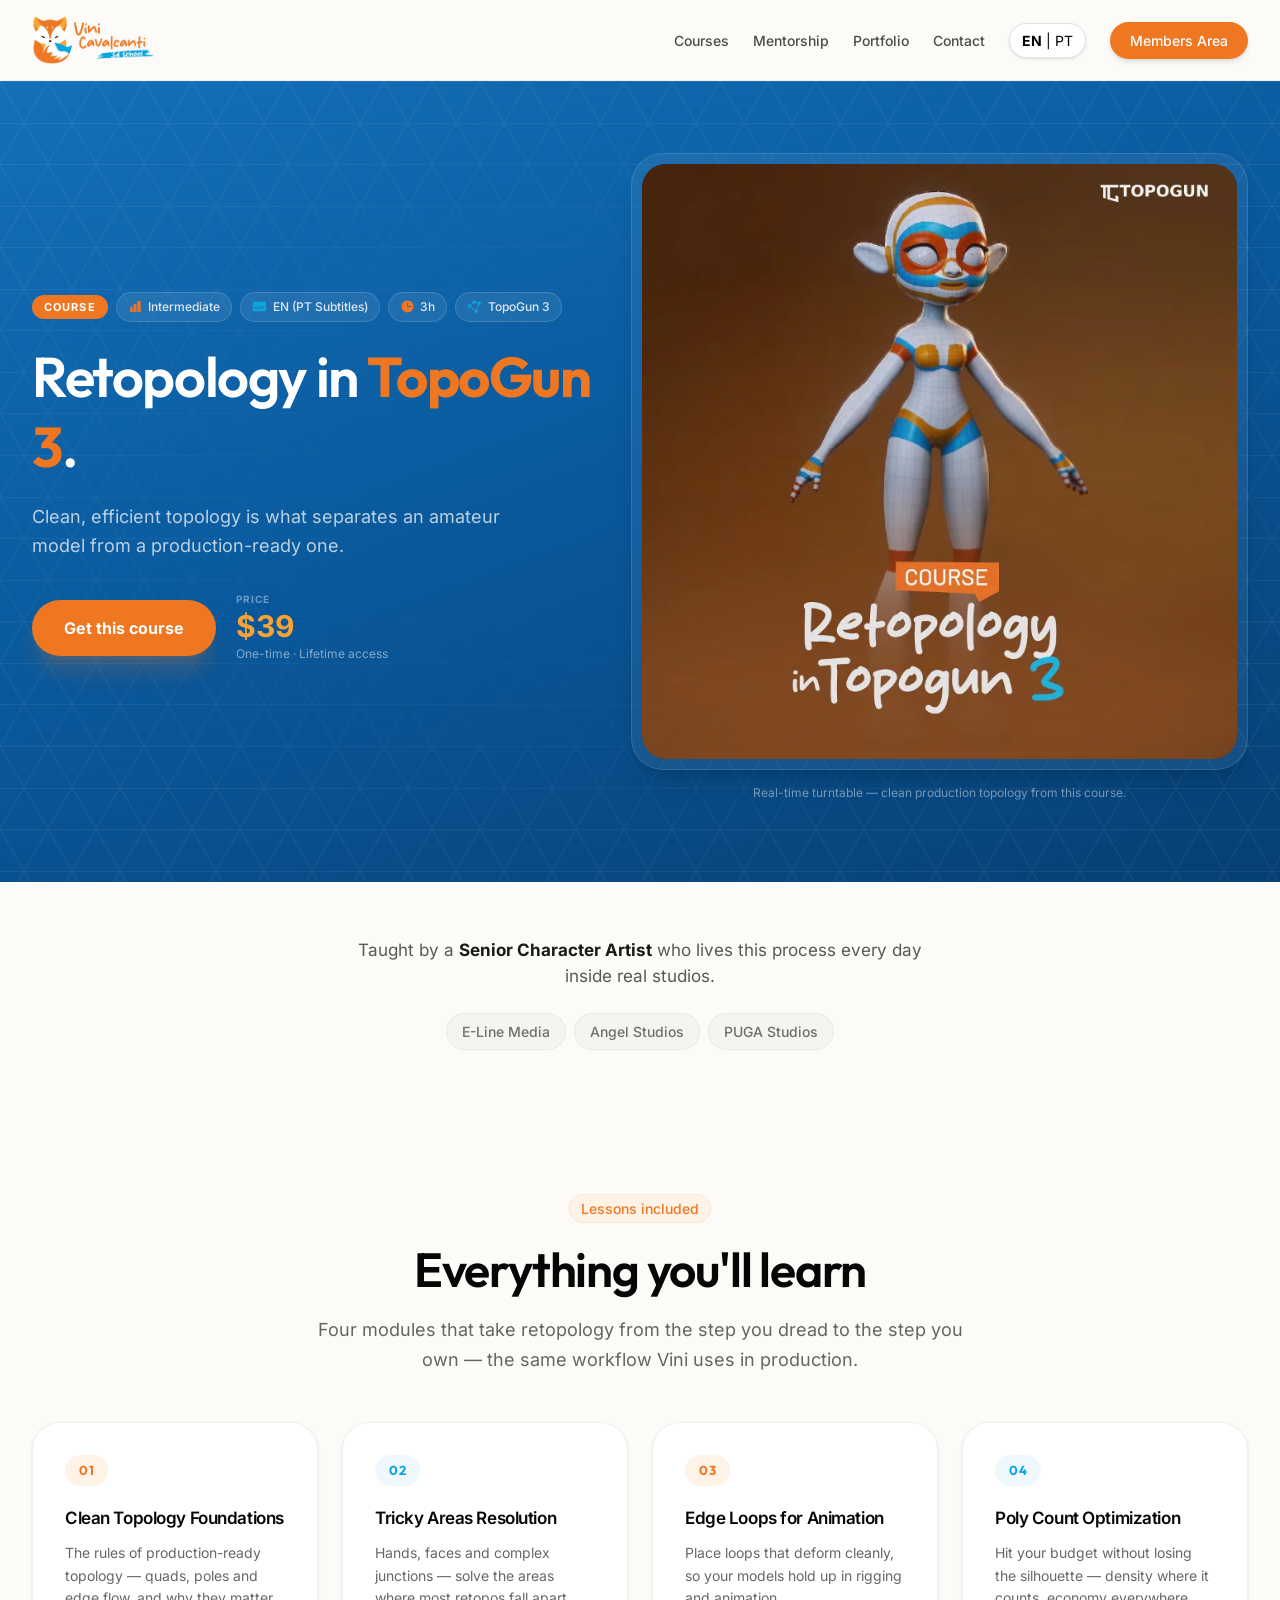
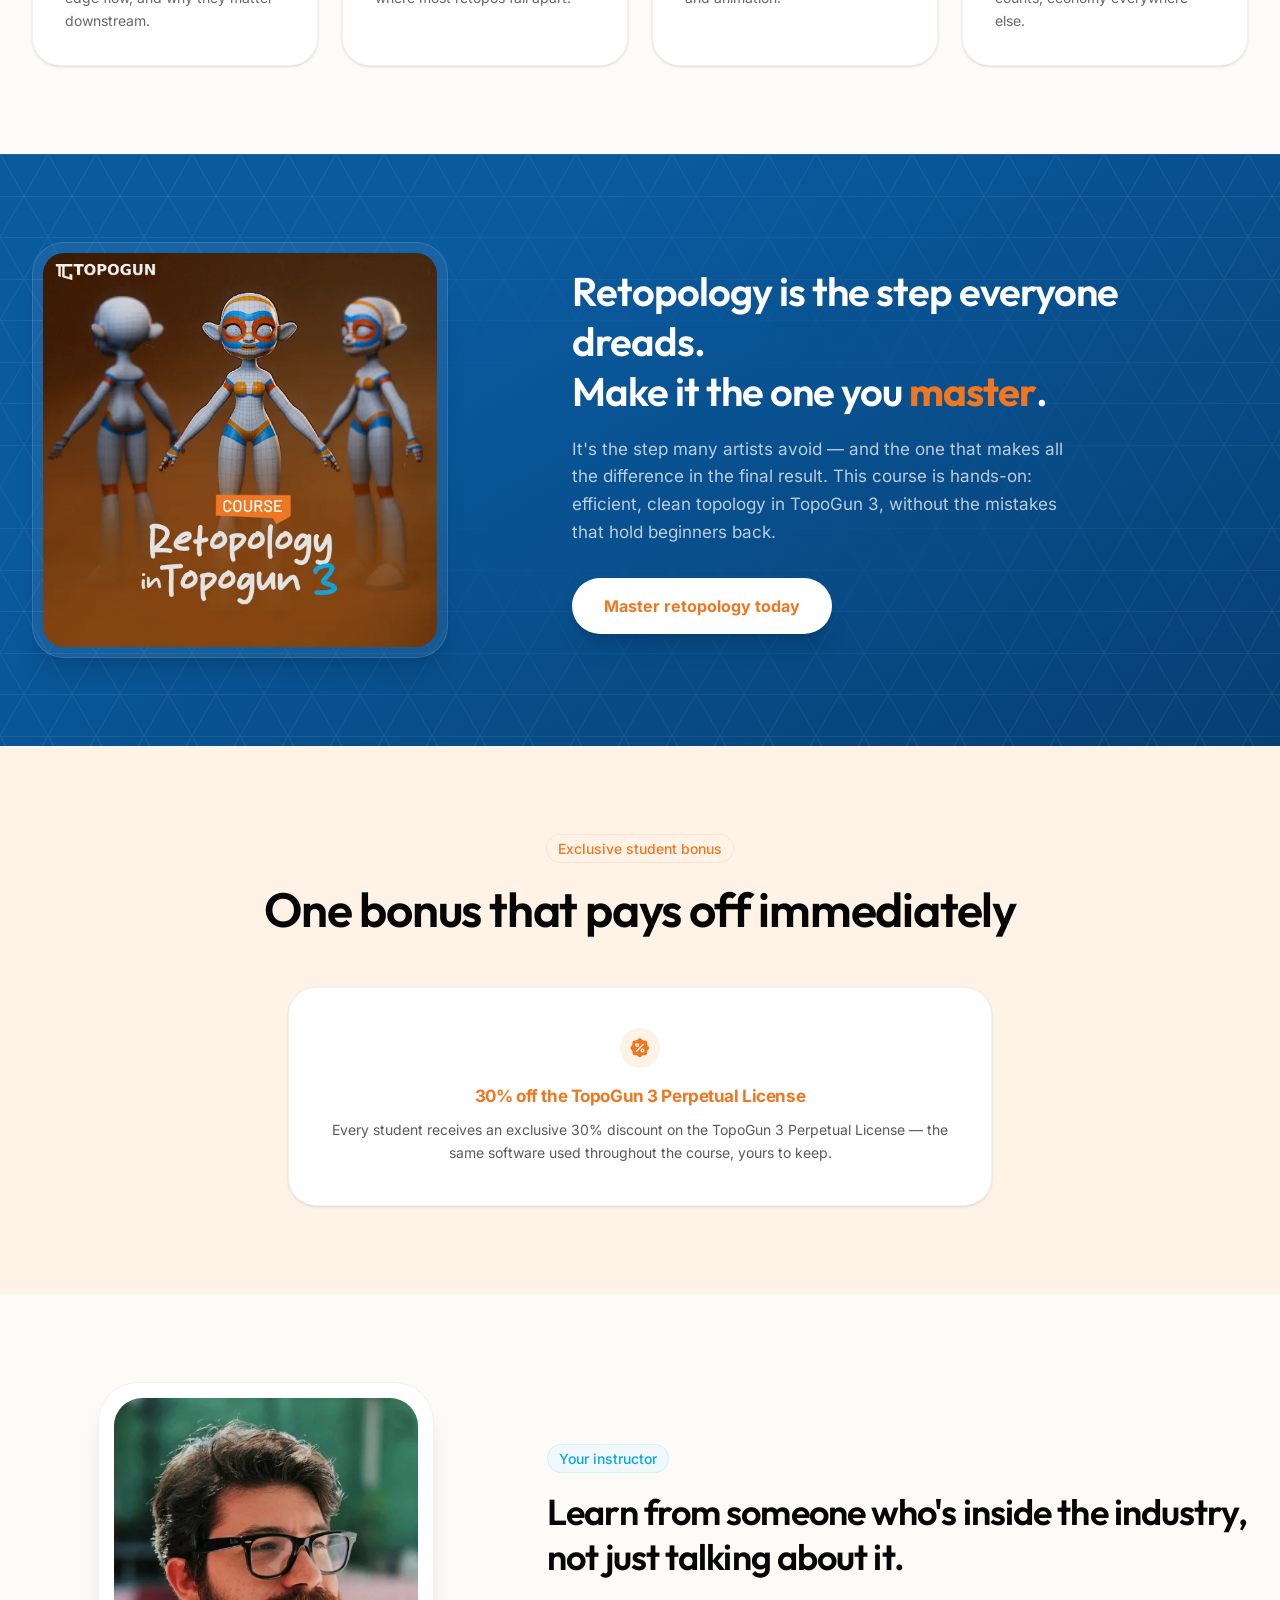
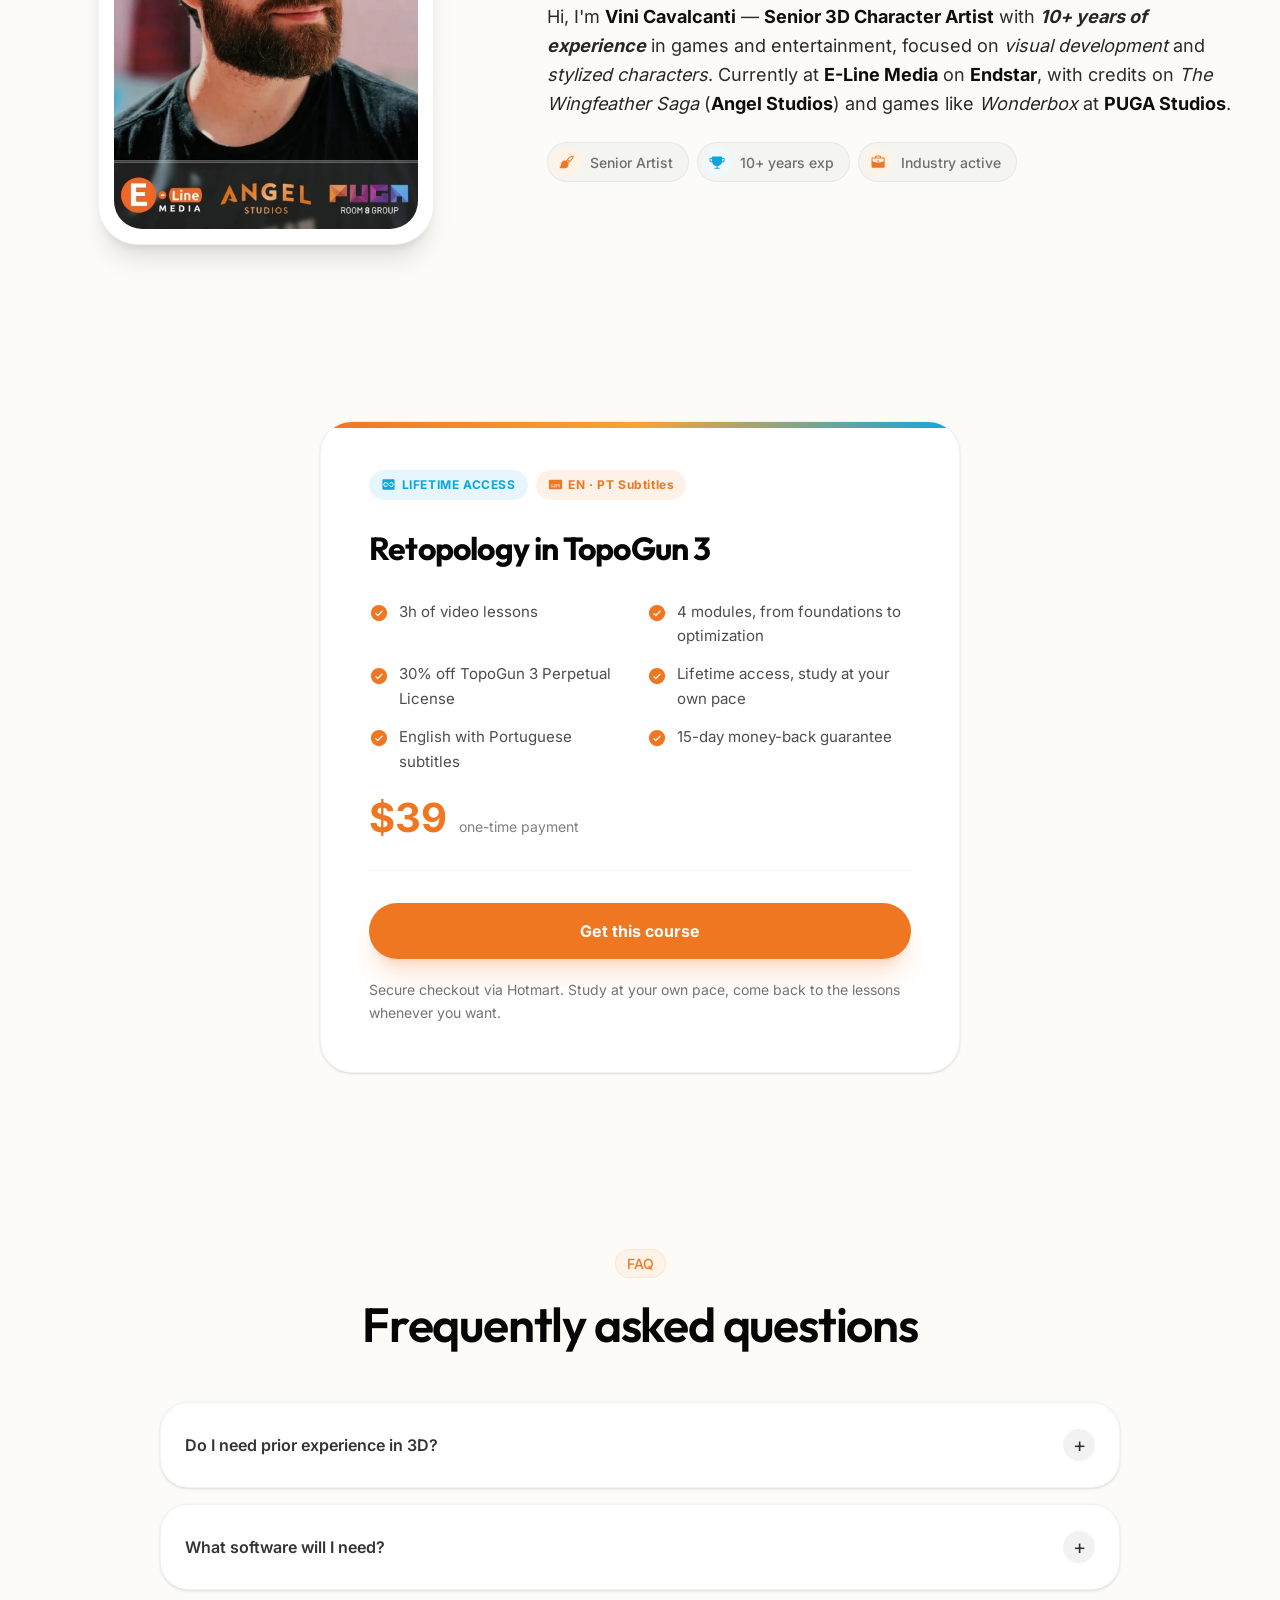
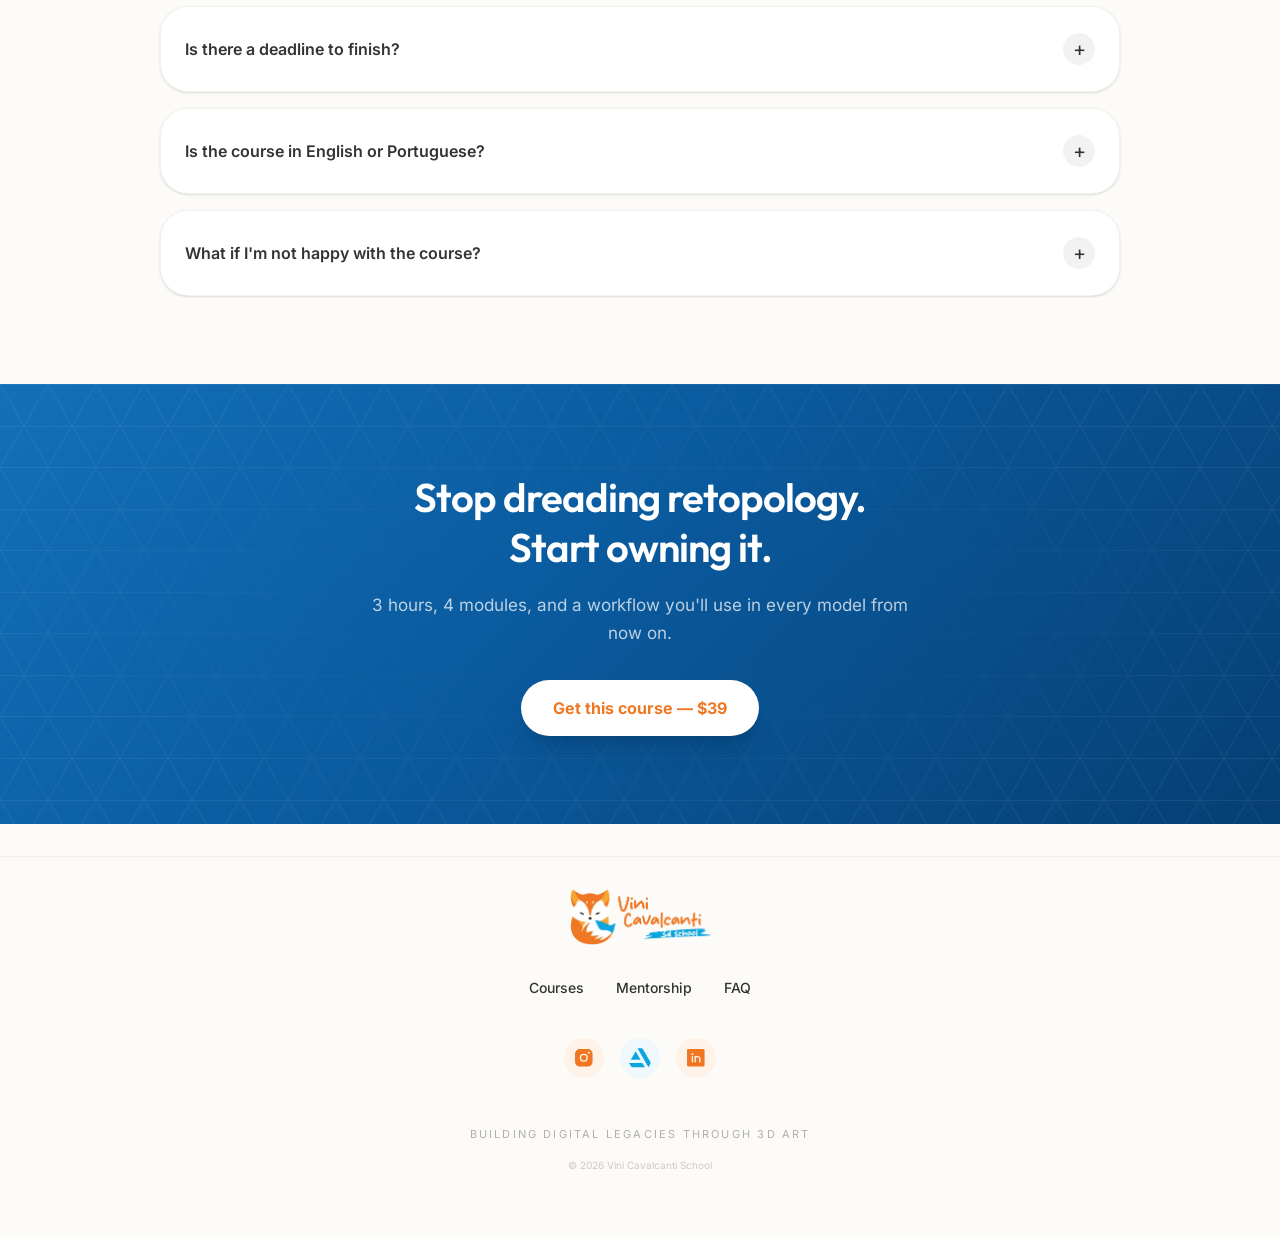
<file: courses/retopology-in-topogun-3/index.html>
<!DOCTYPE html>
<html lang="en">
<head>
  <meta charset="UTF-8">
  <meta name="viewport" content="width=device-width, initial-scale=1.0">
  <title>Retopology in TopoGun 3 | Vini Cavalcanti School</title>
  <meta name="description" content="Master clean, efficient retopology in TopoGun 3 — topology foundations, tricky areas, edge loops for animation, and poly count optimization. Taught by Senior Character Artist Vini Cavalcanti.">
  <meta name="author" content="Vini Cavalcanti">

  <!-- Open Graph -->
  <meta property="og:type" content="website">
  <meta property="og:url" content="https://vinicavalcanti.com/courses/retopology-in-topogun-3/">
  <meta property="og:title" content="Retopology in TopoGun 3 | Vini Cavalcanti School">
  <meta property="og:description" content="Master clean, efficient retopology in TopoGun 3 — the step that separates an amateur model from a production-ready one.">
  <meta property="og:image" content="images/topogun-poster-720x720.webp">
  <meta property="twitter:card" content="summary_large_image">
  <meta property="twitter:title" content="Retopology in TopoGun 3 | Vini Cavalcanti School">
  <meta property="twitter:description" content="Master clean, efficient retopology in TopoGun 3 — the step that separates an amateur model from a production-ready one.">

  <link rel="canonical" href="https://vinicavalcanti.com/courses/retopology-in-topogun-3/">
  <link rel="icon" type="image/png" href="images/favicon_vini_cavalcanti.png">

  <link rel="preload" href="fonts/inter-400.woff2" as="font" type="font/woff2" crossorigin>
  <link rel="preload" href="fonts/inter-600.woff2" as="font" type="font/woff2" crossorigin>
  <link rel="preload" href="fonts/outfit-700.woff2" as="font" type="font/woff2" crossorigin>
  <link rel="stylesheet" href="css/styles.css">

  <script type="application/ld+json">
  {
    "@context": "https://schema.org",
    "@type": "Course",
    "name": "Retopology in TopoGun 3",
    "description": "Master clean, efficient retopology in TopoGun 3 — topology foundations, tricky areas, edge loops for animation, and poly count optimization.",
    "provider": {
      "@type": "EducationalOrganization",
      "name": "Vini Cavalcanti School",
      "url": "https://vinicavalcanti.com"
    },
    "inLanguage": "en",
    "availableLanguage": ["en", "pt"]
  }
  </script>
<!-- Meta Pixel Code -->
<script>
if (window.location.hostname === 'vinicavalcanti.com' || window.location.hostname.endsWith('.vinicavalcanti.com')) {
  var px = new Image();
  px.src = 'https://www.facebook.com/tr?id=999436976070756&ev=PageView&dl='
    + encodeURIComponent(location.href) + '&rl=' + encodeURIComponent(document.referrer)
    + '&if=false&ts=' + Date.now();
}
</script>
<noscript><img height="1" width="1" style="display:none"
src="https://www.facebook.com/tr?id=999436976070756&ev=PageView&noscript=1"
/></noscript>
<!-- End Meta Pixel Code -->
<!-- Google tag (gtag.js) -->
<script async src="https://www.googletagmanager.com/gtag/js?id=G-ZQB2W7YE9M"></script>
<script>
  window.dataLayer = window.dataLayer || [];
  function gtag(){dataLayer.push(arguments);}
  gtag('js', new Date());
  gtag('config', 'G-ZQB2W7YE9M');
</script>
</head>
<body>

<!-- SECTION: header (replica of vinicavalcanti.com root header) -->
<header class="site-header">
  <nav class="container site-header__nav" aria-label="Main navigation">
    <a href="../../" class="site-header__logo" id="nav-logo-link">
      <img src="../../images/logo_vini_cavalcanti_3D.webp" alt="Vini Cavalcanti School" width="180" height="48" loading="eager" fetchpriority="high" decoding="async">
    </a>
    <div class="site-header__links" id="site-nav-links">
      <a href="../../#courses" id="nav-link-courses">Courses</a>
      <a href="../../#mentorship" id="nav-link-mentorship">Mentorship</a>
      <a href="https://www.artstation.com/viniciuscavalcanti" id="nav-link-portfolio" target="_blank" rel="noopener noreferrer">Portfolio</a>
      <a href="../../#contact" id="nav-link-contact">Contact</a>
      <button class="site-header__lang" type="button">EN | PT</button>
      <a href="https://hotmart.com/en/club/vini-cavalcanti" id="nav-members-desktop" class="btn btn--members" target="_blank" rel="noopener noreferrer">Members Area</a>
    </div>
    <button class="site-header__burger" id="nav-burger" type="button" aria-label="Open menu" aria-expanded="false" aria-controls="mobile-menu">
      <svg xmlns="http://www.w3.org/2000/svg" width="24" height="24" viewBox="0 0 24 24" fill="none" stroke="currentColor" stroke-width="2" stroke-linecap="round" stroke-linejoin="round" aria-hidden="true"><path d="M4 5h16"></path><path d="M4 12h16"></path><path d="M4 19h16"></path></svg>
    </button>
  </nav>
  <div class="site-header__mobile" id="mobile-menu" hidden>
    <a href="../../#courses">Courses</a>
    <a href="../../#mentorship">Mentorship</a>
    <a href="https://www.artstation.com/viniciuscavalcanti" target="_blank" rel="noopener noreferrer">Portfolio</a>
    <a href="../../#contact">Contact</a>
    <a href="https://hotmart.com/en/club/vini-cavalcanti" class="btn btn--members" target="_blank" rel="noopener noreferrer">Members Area</a>
    <button class="site-header__lang" type="button">EN | PT</button>
  </div>
</header>

<main>

<!-- SECTION: hero (navy course color, autoplay turntable) -->
<section class="hero section--pattern-light">
  <div class="container hero__grid">
    <div class="hero__content reveal">
      <div class="hero__badges">
        <span class="eyebrow eyebrow--course">Course</span>
        <span class="badge badge--hero badge--ico-orange"><svg class="ph" viewBox="0 0 256 256" fill="currentColor" aria-hidden="true" focusable="false"><path d="M232,208a8,8,0,0,1-8,8H32a8,8,0,0,1,0-16h8V136a8,8,0,0,1,8-8H72a8,8,0,0,1,8,8v64H96V88a8,8,0,0,1,8-8h32a8,8,0,0,1,8,8V200h16V40a8,8,0,0,1,8-8h40a8,8,0,0,1,8,8V200h8A8,8,0,0,1,232,208Z"/></svg><span class="pill__text">Intermediate</span></span>
        <span class="badge badge--hero badge--ico-blue"><svg class="ph" viewBox="0 0 256 256" fill="currentColor" aria-hidden="true" focusable="false"><path d="M224,48H32A16,16,0,0,0,16,64V192a16,16,0,0,0,16,16H224a16,16,0,0,0,16-16V64A16,16,0,0,0,224,48ZM56,128H72a8,8,0,0,1,0,16H56a8,8,0,0,1,0-16Zm96,48H56a8,8,0,0,1,0-16h96a8,8,0,0,1,0,16Zm48,0H184a8,8,0,0,1,0-16h16a8,8,0,0,1,0,16Zm0-32H104a8,8,0,0,1,0-16h96a8,8,0,0,1,0,16Z"/></svg><span class="pill__text">EN (PT Subtitles)</span></span>
        <span class="badge badge--hero badge--ico-orange"><svg class="ph" viewBox="0 0 256 256" fill="currentColor" aria-hidden="true" focusable="false"><path d="M128,24A104,104,0,1,0,232,128,104.11,104.11,0,0,0,128,24Zm56,112H128a8,8,0,0,1-8-8V72a8,8,0,0,1,16,0v48h48a8,8,0,0,1,0,16Z"/></svg><span class="pill__text">3h</span></span>
        <span class="badge badge--hero badge--ico-blue"><svg class="ph" viewBox="0 0 256 256" fill="currentColor" aria-hidden="true" focusable="false"><path d="M227.81,52.19a28,28,0,0,0-39.6,0h0a28.14,28.14,0,0,0-4,5L148,47.33A28,28,0,0,0,100.2,28.19h0A28,28,0,0,0,94.7,60L54.58,96.1a28,28,0,0,0-34.39,4.1h0a28,28,0,0,0,36.7,42.12l76.75,56.28a28,28,0,1,0,46.17-10.39,27.66,27.66,0,0,0-3.33-2.84L206.63,100q.69,0,1.38,0a28,28,0,0,0,19.8-47.79ZM161.39,180.05a28,28,0,0,0-18.29,5.64L66.36,129.41A28.15,28.15,0,0,0,65.29,108l40.12-36.11a28,28,0,0,0,38.37-9.12L180,72.66a27.88,27.88,0,0,0,8.17,19.13,28.61,28.61,0,0,0,3.32,2.85Z"/></svg><span class="pill__text">TopoGun 3</span></span>
      </div>
      <h1 class="h-display">Retopology in <span class="accent-orange">TopoGun 3</span>.</h1>
      <p class="hero__sub">Clean, efficient topology is what separates an amateur model from a production-ready one.</p>
      <div class="hero__cta-row">
        <a href="https://pay.hotmart.com/S105526894H?sck=lp_topogun" id="hero-buy" class="btn btn--primary" target="_blank" rel="noopener noreferrer">Get this course</a>
        <div class="hero__price">
          <span class="hero__price-label">Price</span>
          <span class="hero__price-value">$39</span>
          <span class="hero__price-note">One-time · Lifetime access</span>
        </div>
      </div>
    </div>
    <div class="hero__media reveal">
      <div class="video-frame video-frame--hero">
        <video autoplay muted loop playsinline preload="metadata" poster="images/topogun-poster-720x720.webp" aria-label="Turntable of the character model retopologized in the course">
          <source src="images/Turnable_Topogun.mp4" type="video/mp4">
        </video>
      </div>
      <p class="hero__media-caption">Real-time turntable — clean production topology from this course.</p>
    </div>
  </div>
</section>

<!-- SECTION: studios (authority strip) -->
<section class="section section--compact studios">
  <div class="container reveal">
    <p class="studios__line">Taught by a <strong>Senior Character Artist</strong> who lives this process every day inside real studios.</p>
    <div class="studios__row">
      <span>E-Line Media</span>
      <span>Angel Studios</span>
      <span>PUGA Studios</span>
    </div>
  </div>
</section>

<!-- SECTION: modules (lessons included) -->
<section class="section" id="modules">
  <div class="container">
    <div class="section__head reveal">
      <span class="eyebrow eyebrow--orange">Lessons included</span>
      <h2 class="h-display">Everything you'll learn</h2>
      <p class="section__lead">Four modules that take retopology from the step you dread to the step you own — the same workflow Vini uses in production.</p>
    </div>
    <div class="grid-4">
      <article class="card module-card reveal">
        <span class="module-card__num">01</span>
        <h3>Clean Topology Foundations</h3>
        <p>The rules of production-ready topology — quads, poles and edge flow, and why they matter downstream.</p>
      </article>
      <article class="card module-card module-card--blue reveal">
        <span class="module-card__num">02</span>
        <h3>Tricky Areas Resolution</h3>
        <p>Hands, faces and complex junctions — solve the areas where most retopos fall apart.</p>
      </article>
      <article class="card module-card reveal">
        <span class="module-card__num">03</span>
        <h3>Edge Loops for Animation</h3>
        <p>Place loops that deform cleanly, so your models hold up in rigging and animation.</p>
      </article>
      <article class="card module-card module-card--blue reveal">
        <span class="module-card__num">04</span>
        <h3>Poly Count Optimization</h3>
        <p>Hit your budget without losing the silhouette — density where it counts, economy everywhere else.</p>
      </article>
    </div>
  </div>
</section>

<!-- SECTION: identity (statement + render) -->
<section class="section section--navy section--pattern-light identity">
  <div class="container identity__grid">
    <div class="identity__media reveal">
      <img src="images/Topogun600x600.webp" alt="Character model with clean production topology, retopologized in the course" width="600" height="600" loading="lazy" decoding="async">
    </div>
    <div class="identity__body reveal">
      <h2 class="h-display">Retopology is the step everyone dreads.<br>Make it the one you <span class="accent-orange">master</span>.</h2>
      <p>It's the step many artists avoid — and the one that makes all the difference in the final result. This course is hands-on: efficient, clean topology in TopoGun 3, without the mistakes that hold beginners back.</p>
      <a href="https://pay.hotmart.com/S105526894H?sck=lp_topogun" class="btn btn--inverse" target="_blank" rel="noopener noreferrer">Master retopology today</a>
    </div>
  </div>
</section>

<!-- SECTION: bonuses -->
<section class="section section--orange" id="bonuses">
  <div class="container">
    <div class="section__head reveal">
      <span class="eyebrow eyebrow--orange">Exclusive student bonus</span>
      <h2 class="h-display">One bonus that pays off immediately</h2>
    </div>
    <div class="bonus-single">
      <article class="card bonus-card reveal">
        <span class="bonus-card__icon ico ico--md ico--orange"><svg class="ph" viewBox="0 0 256 256" fill="currentColor" aria-hidden="true" focusable="false"><path d="M96,104a8,8,0,1,1,8-8A8,8,0,0,1,96,104Zm64,48a8,8,0,1,0,8,8A8,8,0,0,0,160,152Zm80-24c0,10.44-7.51,18.27-14.14,25.18-3.77,3.94-7.67,8-9.14,11.57-1.36,3.27-1.44,8.69-1.52,13.94-.15,9.76-.31,20.82-8,28.51s-18.75,7.85-28.51,8c-5.25.08-10.67.16-13.94,1.52-3.57,1.47-7.63,5.37-11.57,9.14C146.27,232.49,138.44,240,128,240s-18.27-7.51-25.18-14.14c-3.94-3.77-8-7.67-11.57-9.14-3.27-1.36-8.69-1.44-13.94-1.52-9.76-.15-20.82-.31-28.51-8s-7.85-18.75-8-28.51c-.08-5.25-.16-10.67-1.52-13.94-1.47-3.57-5.37-7.63-9.14-11.57C23.51,146.27,16,138.44,16,128s7.51-18.27,14.14-25.18c3.77-3.94,7.67-8,9.14-11.57,1.36-3.27,1.44-8.69,1.52-13.94.15-9.76.31-20.82,8-28.51s18.75-7.85,28.51-8c5.25-.08,10.67-.16,13.94-1.52,3.57-1.47,7.63-5.37,11.57-9.14C109.73,23.51,117.56,16,128,16s18.27,7.51,25.18,14.14c3.94,3.77,8,7.67,11.57,9.14,3.27,1.36,8.69,1.44,13.94,1.52,9.76.15,20.82.31,28.51,8s7.85,18.75,8,28.51c.08,5.25.16,10.67,1.52,13.94,1.47,3.57,5.37,7.63,9.14,11.57C232.49,109.73,240,117.56,240,128ZM96,120A24,24,0,1,0,72,96,24,24,0,0,0,96,120Zm77.66-26.34a8,8,0,0,0-11.32-11.32l-80,80a8,8,0,0,0,11.32,11.32ZM184,160a24,24,0,1,0-24,24A24,24,0,0,0,184,160Z"/></svg></span>
        <h3>30% off the TopoGun 3 Perpetual License</h3>
        <p>Every student receives an exclusive 30% discount on the TopoGun 3 Perpetual License — the same software used throughout the course, yours to keep.</p>
      </article>
    </div>
  </div>
</section>

<!-- SECTION: instructor -->
<section class="section instructor" id="instructor">
  <div class="container instructor__grid">
    <div class="instructor__photo reveal">
      <img src="images/about_vini_photo.webp" alt="Vini Cavalcanti, Senior 3D Character Artist" width="490" height="760" loading="lazy" decoding="async">
    </div>
    <div class="instructor__body reveal">
      <span class="eyebrow eyebrow--blue">Your instructor</span>
      <h2 class="h-display">Learn from someone who's inside the industry, not just talking about it.</h2>
      <p class="instructor__bio">Hi, I'm <span class="accent-orange"><strong>Vini Cavalcanti</strong></span> — <strong>Senior 3D Character Artist</strong> with <strong><em>10+ years of experience</em></strong> in games and entertainment, focused on <em>visual development</em> and <em>stylized characters</em>. Currently at <strong>E-Line Media</strong> on <strong>Endstar</strong>, with credits on <em>The Wingfeather Saga</em> (<strong>Angel Studios</strong>) and games like <em>Wonderbox</em> at <strong>PUGA Studios</strong>.</p>
      <div class="instructor__pills">
        <span><span class="ico ico--orange ico--sm"><svg class="ph" viewBox="0 0 256 256" fill="currentColor" aria-hidden="true" focusable="false"><path d="M232,32a8,8,0,0,0-8-8c-44.08,0-89.31,49.71-114.43,82.63A60,60,0,0,0,32,164c0,30.88-19.54,44.73-20.47,45.37A8,8,0,0,0,16,224H92a60,60,0,0,0,57.37-77.57C182.3,121.31,232,76.08,232,32ZM124.42,113.55q5.14-6.66,10.09-12.55A76.23,76.23,0,0,1,155,121.49q-5.9,4.94-12.55,10.09A60.54,60.54,0,0,0,124.42,113.55Zm42.7-2.68a92.57,92.57,0,0,0-22-22c31.78-34.53,55.75-45,69.9-47.91C212.17,55.12,201.65,79.09,167.12,110.87Z"/></svg></span><span class="pill__text">Senior Artist</span></span>
        <span><span class="ico ico--blue ico--sm"><svg class="ph" viewBox="0 0 256 256" fill="currentColor" aria-hidden="true" focusable="false"><path d="M232,64H208V48a8,8,0,0,0-8-8H56a8,8,0,0,0-8,8V64H24A16,16,0,0,0,8,80V96a40,40,0,0,0,40,40h3.65A80.13,80.13,0,0,0,120,191.61V216H96a8,8,0,0,0,0,16h64a8,8,0,0,0,0-16H136V191.58c31.94-3.23,58.44-25.64,68.08-55.58H208a40,40,0,0,0,40-40V80A16,16,0,0,0,232,64ZM48,120A24,24,0,0,1,24,96V80H48v32q0,4,.39,8ZM232,96a24,24,0,0,1-24,24h-.5a81.81,81.81,0,0,0,.5-8.9V80h24Z"/></svg></span><span class="pill__text">10+ years exp</span></span>
        <span><span class="ico ico--orange ico--sm"><svg class="ph" viewBox="0 0 256 256" fill="currentColor" aria-hidden="true" focusable="false"><path d="M152,112a8,8,0,0,1-8,8H112a8,8,0,0,1,0-16h32A8,8,0,0,1,152,112Zm80-40V200a16,16,0,0,1-16,16H40a16,16,0,0,1-16-16V72A16,16,0,0,1,40,56H80V48a24,24,0,0,1,24-24h48a24,24,0,0,1,24,24v8h40A16,16,0,0,1,232,72ZM96,56h64V48a8,8,0,0,0-8-8H104a8,8,0,0,0-8,8Zm120,57.61V72H40v41.61A184,184,0,0,0,128,136,184,184,0,0,0,216,113.61Z"/></svg></span><span class="pill__text">Industry active</span></span>
      </div>
    </div>
  </div>
</section>

<!-- SECTION: pricing -->
<section class="section" id="pricing">
  <div class="container pricing">
    <div class="card card--lg pricing__card reveal">
      <div class="pricing__badges">
        <span class="badge badge--limited"><svg class="ph" viewBox="0 0 256 256" fill="currentColor" aria-hidden="true" focusable="false"><path d="M216,40H40A16,16,0,0,0,24,56V200a16,16,0,0,0,16,16H216a16,16,0,0,0,16-16V56A16,16,0,0,0,216,40ZM204.28,156.28a40,40,0,0,1-56.4.17L97.29,111.34,97,111A24,24,0,1,0,97,145c.36-.36.71-.73,1-1.1a8,8,0,1,1,12,10.6c-.55.62-1.13,1.23-1.71,1.81a40,40,0,1,1-.17-56.73l50.58,45.11.33.31A24,24,0,1,0,159,111c-.36.36-.7.72-1,1.1a8,8,0,0,1-12-10.59c.54-.62,1.12-1.24,1.71-1.82a40,40,0,0,1,56.57,56.56Z"/></svg><span class="pill__text">Lifetime access</span></span>
        <span class="badge badge--oneonone"><svg class="ph" viewBox="0 0 256 256" fill="currentColor" aria-hidden="true" focusable="false"><path d="M224,48H32A16,16,0,0,0,16,64V192a16,16,0,0,0,16,16H224a16,16,0,0,0,16-16V64A16,16,0,0,0,224,48ZM56,128H72a8,8,0,0,1,0,16H56a8,8,0,0,1,0-16Zm96,48H56a8,8,0,0,1,0-16h96a8,8,0,0,1,0,16Zm48,0H184a8,8,0,0,1,0-16h16a8,8,0,0,1,0,16Zm0-32H104a8,8,0,0,1,0-16h96a8,8,0,0,1,0,16Z"/></svg><span class="pill__text">EN · PT Subtitles</span></span>
      </div>
      <h3>Retopology in TopoGun 3</h3>
      <ul class="pricing__includes">
        <li><svg class="ph" viewBox="0 0 256 256" fill="currentColor" aria-hidden="true" focusable="false"><path d="M128,24A104,104,0,1,0,232,128,104.11,104.11,0,0,0,128,24Zm45.66,85.66-56,56a8,8,0,0,1-11.32,0l-24-24a8,8,0,0,1,11.32-11.32L112,148.69l50.34-50.35a8,8,0,0,1,11.32,11.32Z"/></svg><span class="pill__text">3h of video lessons</span></li>
        <li><svg class="ph" viewBox="0 0 256 256" fill="currentColor" aria-hidden="true" focusable="false"><path d="M128,24A104,104,0,1,0,232,128,104.11,104.11,0,0,0,128,24Zm45.66,85.66-56,56a8,8,0,0,1-11.32,0l-24-24a8,8,0,0,1,11.32-11.32L112,148.69l50.34-50.35a8,8,0,0,1,11.32,11.32Z"/></svg><span class="pill__text">4 modules, from foundations to optimization</span></li>
        <li><svg class="ph" viewBox="0 0 256 256" fill="currentColor" aria-hidden="true" focusable="false"><path d="M128,24A104,104,0,1,0,232,128,104.11,104.11,0,0,0,128,24Zm45.66,85.66-56,56a8,8,0,0,1-11.32,0l-24-24a8,8,0,0,1,11.32-11.32L112,148.69l50.34-50.35a8,8,0,0,1,11.32,11.32Z"/></svg><span class="pill__text">30% off TopoGun 3 Perpetual License</span></li>
        <li><svg class="ph" viewBox="0 0 256 256" fill="currentColor" aria-hidden="true" focusable="false"><path d="M128,24A104,104,0,1,0,232,128,104.11,104.11,0,0,0,128,24Zm45.66,85.66-56,56a8,8,0,0,1-11.32,0l-24-24a8,8,0,0,1,11.32-11.32L112,148.69l50.34-50.35a8,8,0,0,1,11.32,11.32Z"/></svg><span class="pill__text">Lifetime access, study at your own pace</span></li>
        <li><svg class="ph" viewBox="0 0 256 256" fill="currentColor" aria-hidden="true" focusable="false"><path d="M128,24A104,104,0,1,0,232,128,104.11,104.11,0,0,0,128,24Zm45.66,85.66-56,56a8,8,0,0,1-11.32,0l-24-24a8,8,0,0,1,11.32-11.32L112,148.69l50.34-50.35a8,8,0,0,1,11.32,11.32Z"/></svg><span class="pill__text">English with Portuguese subtitles</span></li>
        <li><svg class="ph" viewBox="0 0 256 256" fill="currentColor" aria-hidden="true" focusable="false"><path d="M128,24A104,104,0,1,0,232,128,104.11,104.11,0,0,0,128,24Zm45.66,85.66-56,56a8,8,0,0,1-11.32,0l-24-24a8,8,0,0,1,11.32-11.32L112,148.69l50.34-50.35a8,8,0,0,1,11.32,11.32Z"/></svg><span class="pill__text">15-day money-back guarantee</span></li>
      </ul>
      <div class="pricing__price-row">
        <span class="pricing__price">$39</span>
        <span class="pricing__price-note">one-time payment</span>
      </div>
      <div class="pricing__cta">
        <a href="https://pay.hotmart.com/S105526894H?sck=lp_topogun" id="pricing-buy" class="btn btn--primary" target="_blank" rel="noopener noreferrer">Get this course</a>
      </div>
      <p class="pricing__scarcity">Secure checkout via Hotmart. Study at your own pace, come back to the lessons whenever you want.</p>
    </div>
  </div>
</section>

<!-- SECTION: faq -->
<section class="section faq" id="faq">
  <div class="container">
    <div class="section__head reveal">
      <span class="eyebrow eyebrow--orange">FAQ</span>
      <h2 class="h-display">Frequently asked questions</h2>
    </div>
    <div class="faq__list">
      <details class="faq__item reveal">
        <summary>Do I need prior experience in 3D? <span class="faq__icon">+</span></summary>
        <p class="faq__answer">The course is aimed at intermediate artists. You should be comfortable navigating a 3D package and have models that need retopology — inside TopoGun 3, every decision is explained step by step.</p>
      </details>
      <details class="faq__item reveal">
        <summary>What software will I need? <span class="faq__icon">+</span></summary>
        <p class="faq__answer">TopoGun 3 is the only software required. As a student you get an exclusive 30% discount on the TopoGun 3 Perpetual License, so you can set it up right as you start the course.</p>
      </details>
      <details class="faq__item reveal">
        <summary>Is there a deadline to finish? <span class="faq__icon">+</span></summary>
        <p class="faq__answer">No. After purchase, access is lifetime. Study at your own pace and come back to the content as many times as you want.</p>
      </details>
      <details class="faq__item reveal">
        <summary>Is the course in English or Portuguese? <span class="faq__icon">+</span></summary>
        <p class="faq__answer">The lessons are in English with Portuguese subtitles.</p>
      </details>
      <details class="faq__item reveal">
        <summary>What if I'm not happy with the course? <span class="faq__icon">+</span></summary>
        <p class="faq__answer">You have a 15-day money-back guarantee after purchase — plenty of time to explore the content and decide whether it's the right fit for you.</p>
      </details>
    </div>
  </div>
</section>

<!-- SECTION: final-cta -->
<section class="section final-cta final-cta--band section--pattern-light">
  <div class="container reveal">
    <h2 class="h-display">Stop dreading retopology.<br>Start owning it.</h2>
    <p>3 hours, 4 modules, and a workflow you'll use in every model from now on.</p>
    <div class="final-cta__row">
      <a href="https://pay.hotmart.com/S105526894H?sck=lp_topogun" id="final-buy" class="btn btn--inverse" target="_blank" rel="noopener noreferrer">Get this course — $39</a>
    </div>
  </div>
</section>

</main>

<!-- SECTION: footer (replica of vinicavalcanti.com root footer) -->
<footer class="site-footer">
  <div class="container site-footer__inner">
    <img src="images/logo_vini_cavalcanti_3D.webp" alt="Vini Cavalcanti School" class="site-footer__logo" width="180" height="56" loading="lazy" decoding="async">
    <div class="site-footer__links">
      <a href="https://vinicavalcanti.com/#courses">Courses</a>
      <a href="https://vinicavalcanti.com/#mentorship">Mentorship</a>
      <a href="https://vinicavalcanti.com/#faq">FAQ</a>
    </div>
    <div class="site-footer__social">
      <a href="https://www.instagram.com/vinicavalcntiart" aria-label="Instagram" title="Instagram" target="_blank" rel="noopener noreferrer"><span class="ico ico--orange ico--md"><svg class="ph" viewBox="0 0 256 256" fill="currentColor" aria-hidden="true" focusable="false"><path d="M176,24H80A56.06,56.06,0,0,0,24,80v96a56.06,56.06,0,0,0,56,56h96a56.06,56.06,0,0,0,56-56V80A56.06,56.06,0,0,0,176,24ZM128,176a48,48,0,1,1,48-48A48.05,48.05,0,0,1,128,176Zm60-96a12,12,0,1,1,12-12A12,12,0,0,1,188,80Zm-28,48a32,32,0,1,1-32-32A32,32,0,0,1,160,128Z"/></svg></span></a>
      <a href="https://www.artstation.com/viniciuscavalcanti" aria-label="ArtStation" title="ArtStation" target="_blank" rel="noopener noreferrer"><span class="ico ico--blue ico--md"><svg class="ph" viewBox="0 0 24 24" fill="currentColor" aria-hidden="true" focusable="false"><path d="M0 17.723l2.027 3.505h.001a2.424 2.424 0 0 0 2.164 1.333h13.457l-2.792-4.838H0zm24 .025c0-.484-.143-.935-.388-1.314L15.728 2.728a2.424 2.424 0 0 0-2.142-1.289H9.419L21.598 22.54l1.92-3.325c.378-.637.482-.919.482-1.467zm-11.129-3.462L7.428 4.858l-5.444 9.428h10.887z"/></svg></span></a>
      <a href="https://www.linkedin.com/in/vinicavalcnti" aria-label="LinkedIn" title="LinkedIn" target="_blank" rel="noopener noreferrer"><span class="ico ico--orange ico--md"><svg class="ph" viewBox="0 0 256 256" fill="currentColor" aria-hidden="true" focusable="false"><path d="M216,24H40A16,16,0,0,0,24,40V216a16,16,0,0,0,16,16H216a16,16,0,0,0,16-16V40A16,16,0,0,0,216,24ZM96,176a8,8,0,0,1-16,0V112a8,8,0,0,1,16,0ZM88,96a12,12,0,1,1,12-12A12,12,0,0,1,88,96Zm96,80a8,8,0,0,1-16,0V140a20,20,0,0,0-40,0v36a8,8,0,0,1-16,0V112a8,8,0,0,1,15.79-1.78A36,36,0,0,1,184,140Z"/></svg></span></a>
    </div>
    <div class="site-footer__tagline">Building Digital Legacies through 3D Art</div>
    <div class="site-footer__copy">© 2026 Vini Cavalcanti School</div>
  </div>
</footer>

<!-- SECTION: sticky-cta (mobile) -->
<div class="sticky-cta" id="sticky-cta" hidden>
  <div class="sticky-cta__price">
    <span class="sticky-cta__label">TopoGun 3 course</span>
    <span class="sticky-cta__value">$39</span>
  </div>
  <a href="https://pay.hotmart.com/S105526894H?sck=lp_topogun" class="btn btn--primary btn--sm" target="_blank" rel="noopener noreferrer">Get this course</a>
</div>

<script src="js/main.js" defer></script>
<script src="js/i18n.js" defer></script>
<script src="js/tracking-params.js" defer></script>
</body>
</html>
</file>
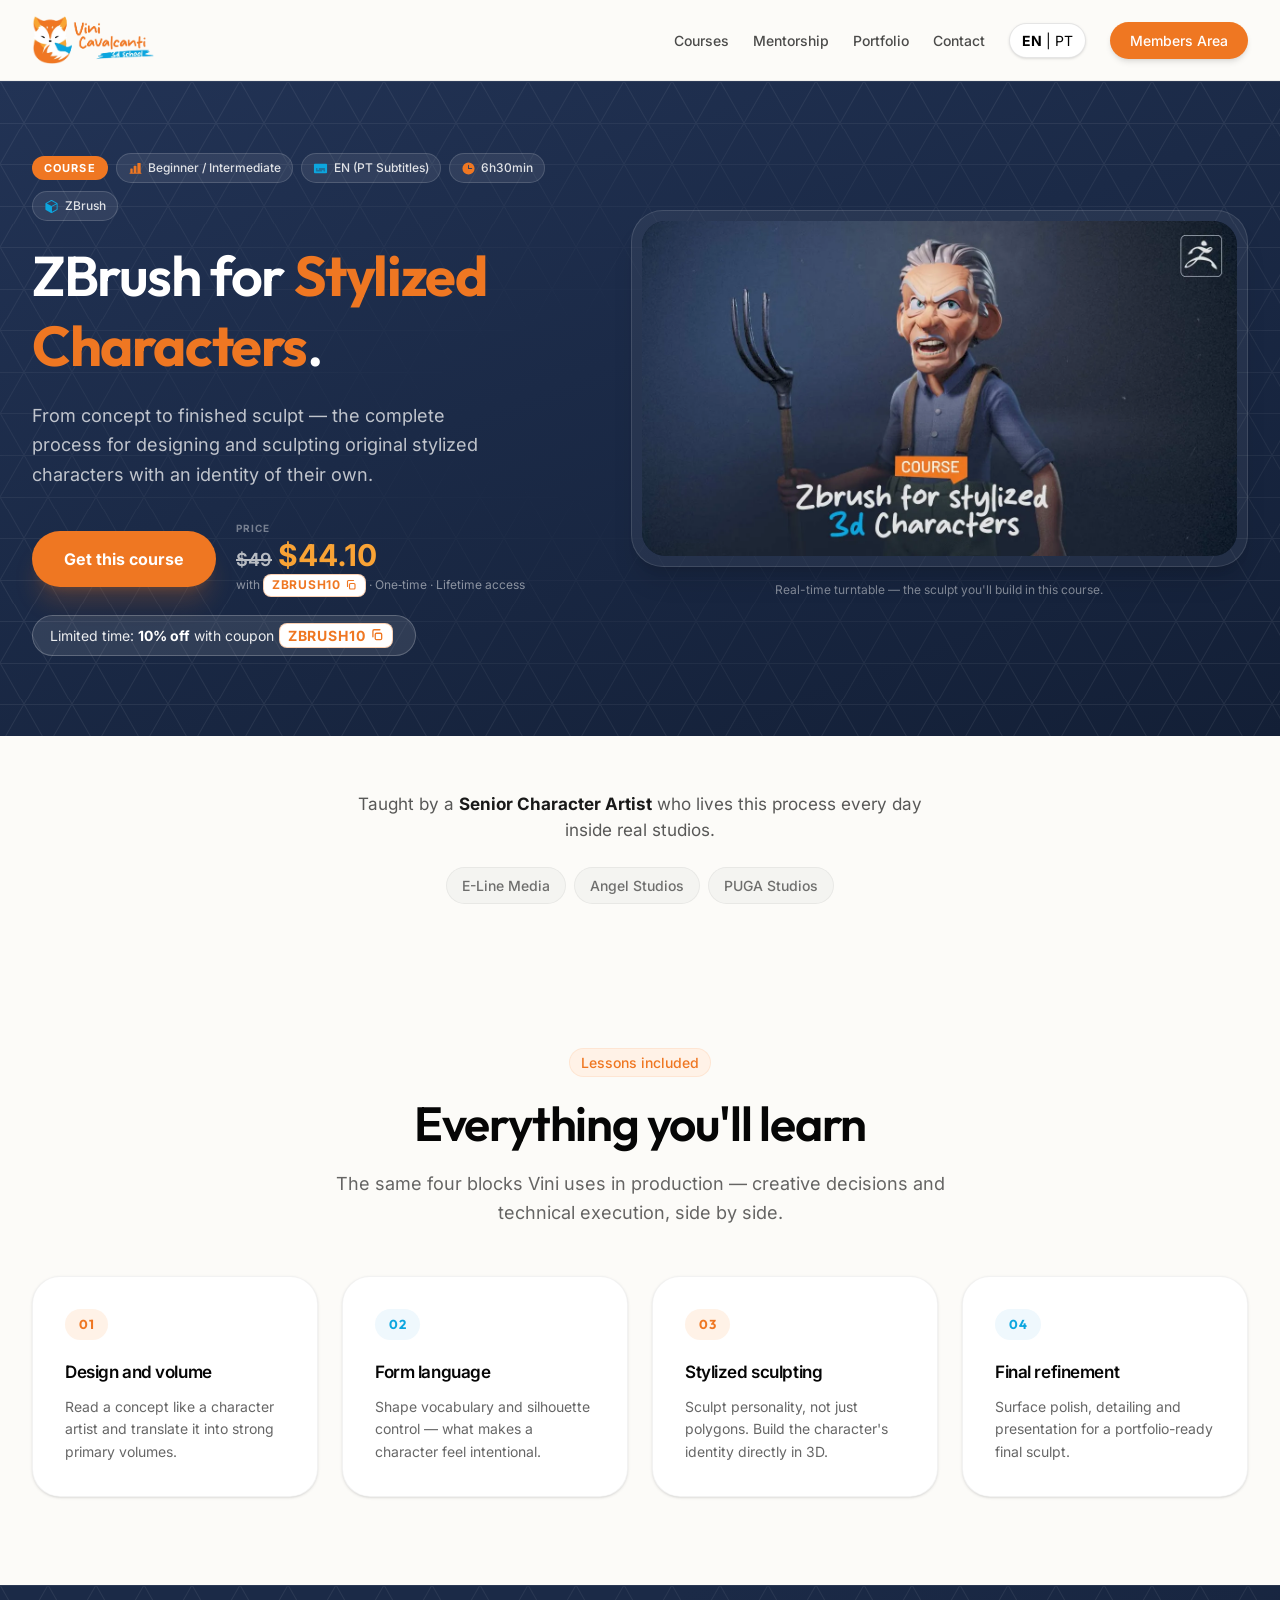
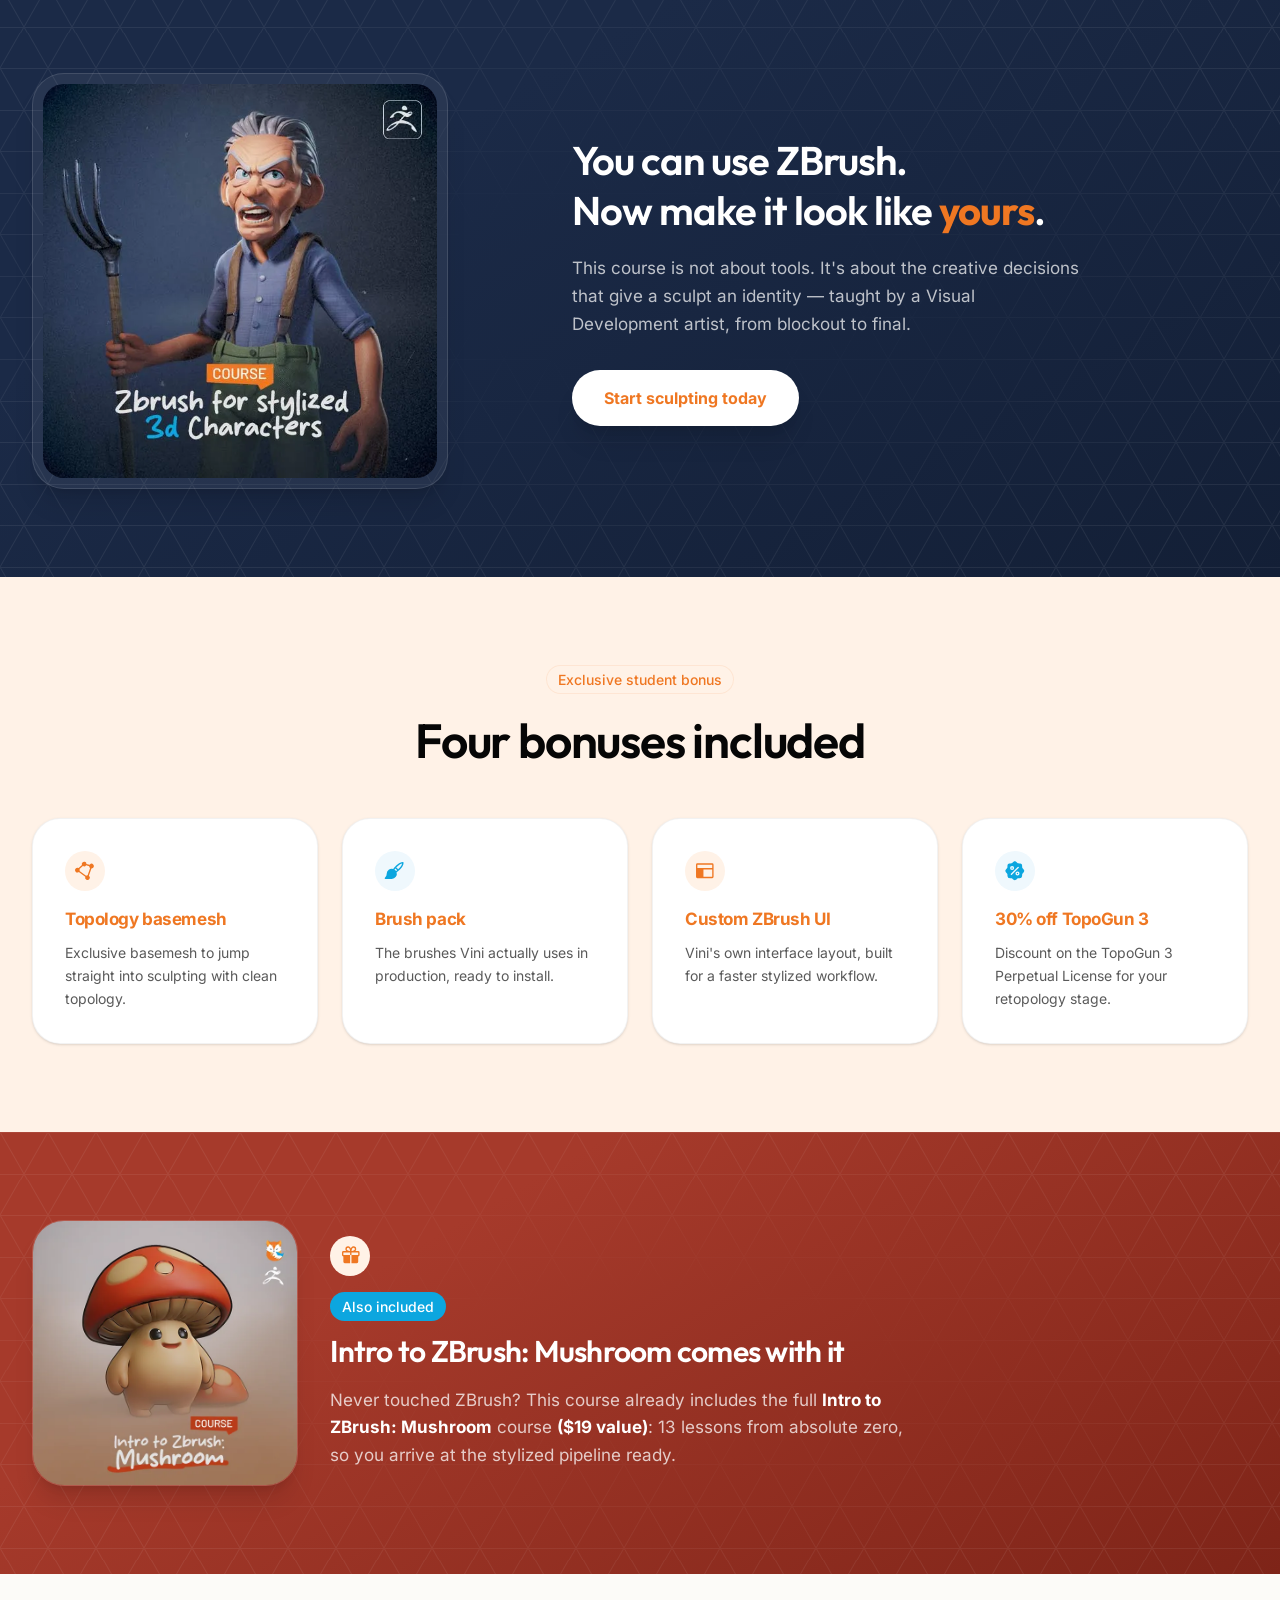
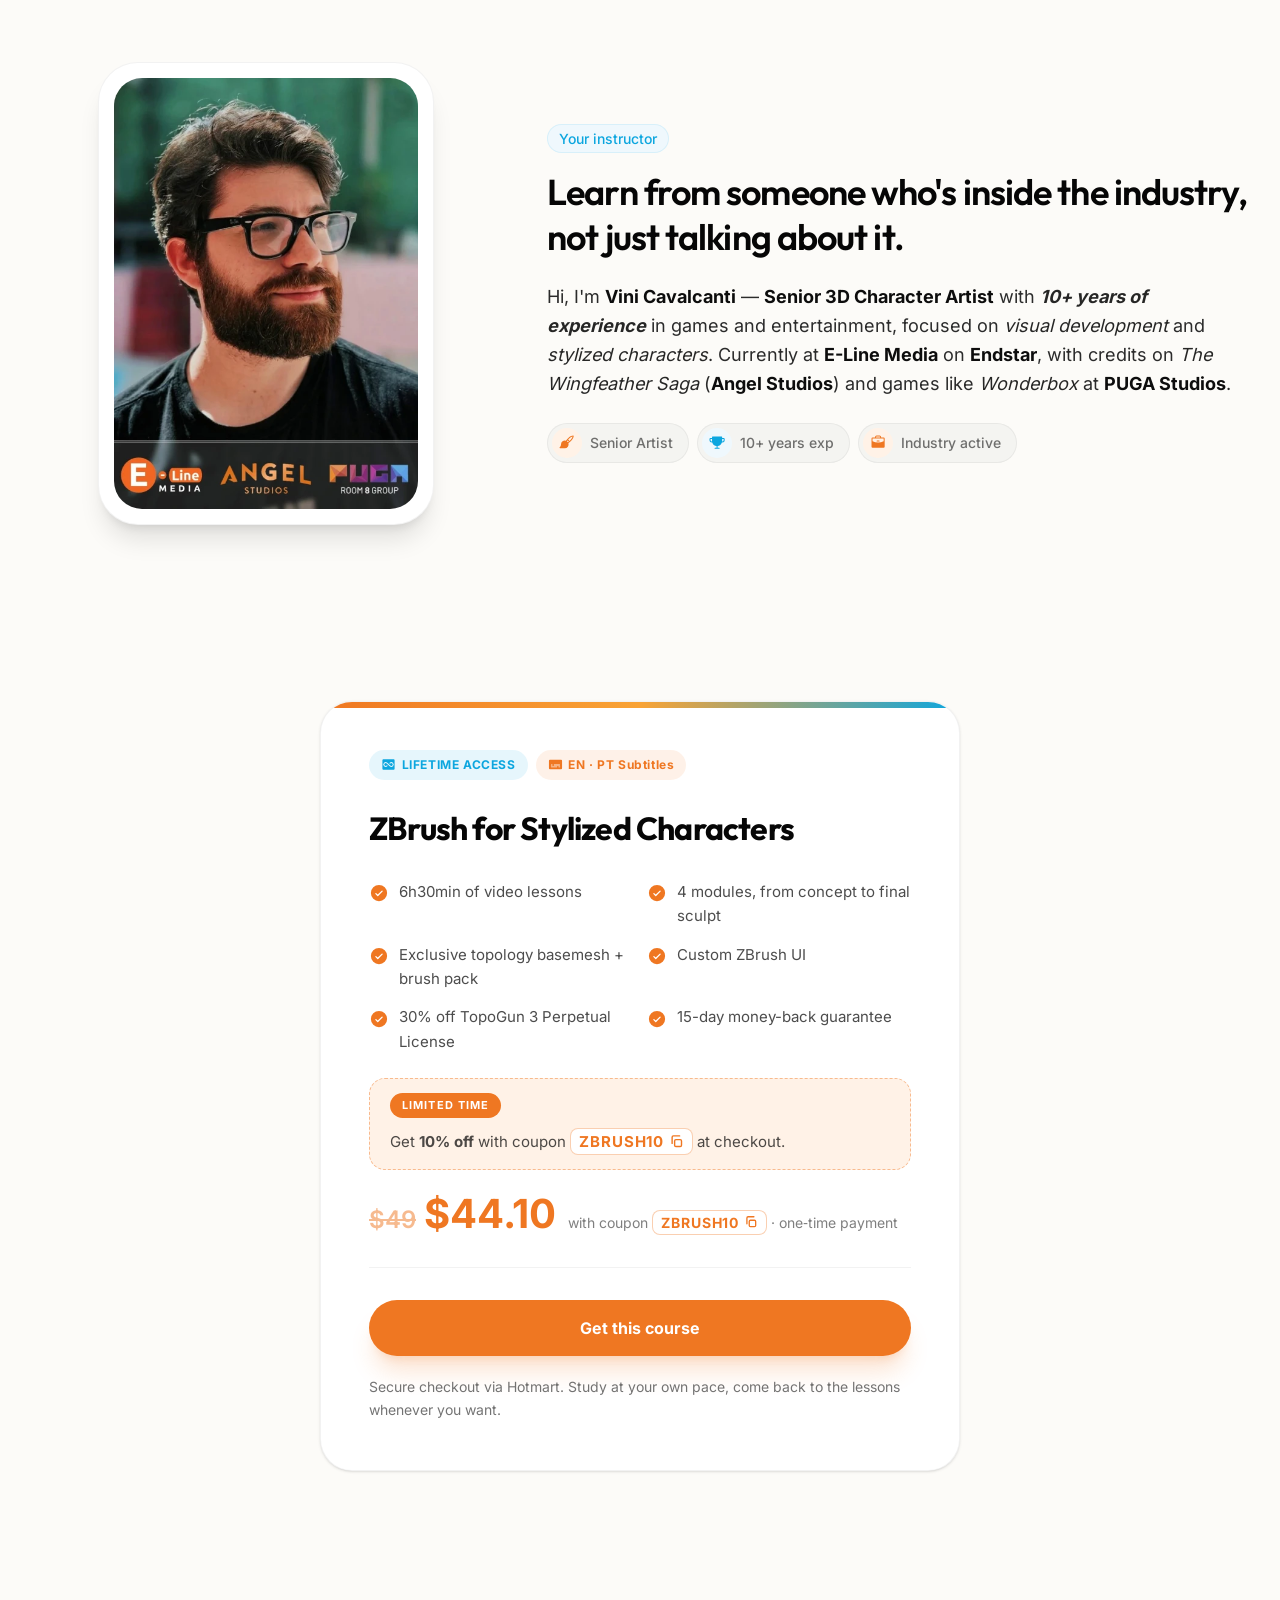
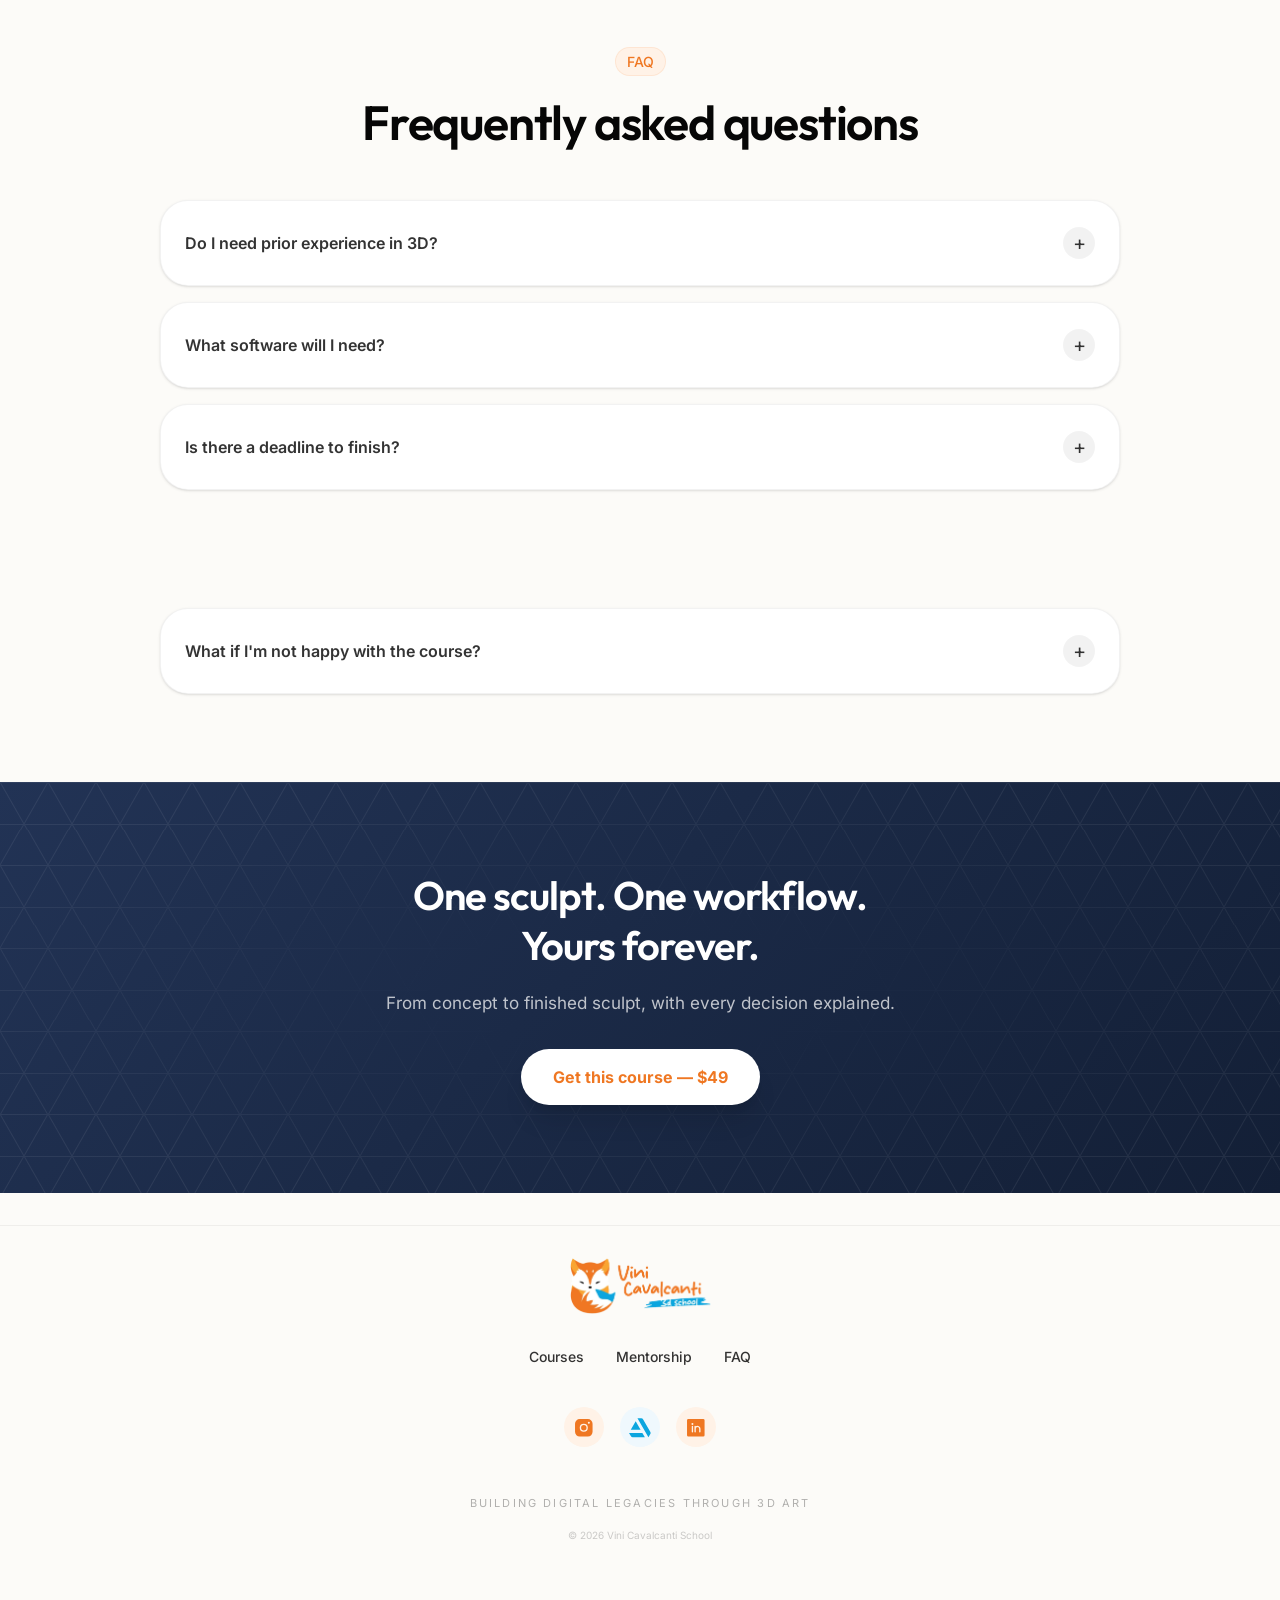
<file: courses/zbrush-for-stylized-characters/index.html>
<!DOCTYPE html>
<html lang="en">
<head>
  <meta charset="UTF-8">
  <meta name="viewport" content="width=device-width, initial-scale=1.0">
  <title>ZBrush for Stylized Characters | Vini Cavalcanti School</title>
  <meta name="description" content="From concept to finished sculpt, learn the complete process for creating original stylized characters in ZBrush. Taught by Senior Character Artist Vini Cavalcanti.">
  <meta name="author" content="Vini Cavalcanti">

  <!-- Open Graph -->
  <meta property="og:type" content="website">
  <meta property="og:url" content="https://vinicavalcanti.com/courses/zbrush-for-stylized-characters/">
  <meta property="og:title" content="ZBrush for Stylized Characters | Vini Cavalcanti School">
  <meta property="og:description" content="From concept to finished sculpt, learn the complete process for creating original stylized characters in ZBrush.">
  <meta property="og:image" content="images/1280x720.webp">
  <meta property="twitter:card" content="summary_large_image">
  <meta property="twitter:title" content="ZBrush for Stylized Characters | Vini Cavalcanti School">
  <meta property="twitter:description" content="From concept to finished sculpt, learn the complete process for creating original stylized characters in ZBrush.">

  <link rel="canonical" href="https://vinicavalcanti.com/courses/zbrush-for-stylized-characters/">
  <link rel="icon" type="image/png" href="images/favicon_vini_cavalcanti.png">

  <link rel="preload" href="fonts/inter-400.woff2" as="font" type="font/woff2" crossorigin>
  <link rel="preload" href="fonts/inter-600.woff2" as="font" type="font/woff2" crossorigin>
  <link rel="preload" href="fonts/outfit-700.woff2" as="font" type="font/woff2" crossorigin>
  <link rel="stylesheet" href="css/styles.css">

  <script type="application/ld+json">
  {
    "@context": "https://schema.org",
    "@type": "Course",
    "name": "ZBrush for Stylized Characters",
    "description": "From concept to finished sculpt, learn the complete process for creating original stylized characters in ZBrush.",
    "provider": {
      "@type": "EducationalOrganization",
      "name": "Vini Cavalcanti School",
      "url": "https://vinicavalcanti.com"
    },
    "inLanguage": "en",
    "availableLanguage": ["en", "pt"]
  }
  </script>
<!-- Meta Pixel Code -->
<script>
if (window.location.hostname === 'vinicavalcanti.com' || window.location.hostname.endsWith('.vinicavalcanti.com')) {
  var px = new Image();
  px.src = 'https://www.facebook.com/tr?id=999436976070756&ev=PageView&dl='
    + encodeURIComponent(location.href) + '&rl=' + encodeURIComponent(document.referrer)
    + '&if=false&ts=' + Date.now();
}
</script>
<noscript><img height="1" width="1" style="display:none"
src="https://www.facebook.com/tr?id=999436976070756&ev=PageView&noscript=1"
/></noscript>
<!-- End Meta Pixel Code -->
<!-- Google tag (gtag.js) -->
<script async src="https://www.googletagmanager.com/gtag/js?id=G-ZQB2W7YE9M"></script>
<script>
  window.dataLayer = window.dataLayer || [];
  function gtag(){dataLayer.push(arguments);}
  gtag('js', new Date());
  gtag('config', 'G-ZQB2W7YE9M');
</script>
</head>
<body>

<!-- SECTION: header (replica of vinicavalcanti.com root header) -->
<header class="site-header">
  <nav class="container site-header__nav" aria-label="Main navigation">
    <a href="../../" class="site-header__logo" id="nav-logo-link">
      <img src="../../images/logo_vini_cavalcanti_3D.webp" alt="Vini Cavalcanti School" width="180" height="48" loading="eager" fetchpriority="high" decoding="async">
    </a>
    <div class="site-header__links" id="site-nav-links">
      <a href="../../#courses" id="nav-link-courses">Courses</a>
      <a href="../../#mentorship" id="nav-link-mentorship">Mentorship</a>
      <a href="https://www.artstation.com/viniciuscavalcanti" id="nav-link-portfolio" target="_blank" rel="noopener noreferrer">Portfolio</a>
      <a href="../../#contact" id="nav-link-contact">Contact</a>
      <button class="site-header__lang" type="button">EN | PT</button>
      <a href="https://hotmart.com/en/club/vini-cavalcanti" id="nav-members-desktop" class="btn btn--members" target="_blank" rel="noopener noreferrer">Members Area</a>
    </div>
    <button class="site-header__burger" id="nav-burger" type="button" aria-label="Open menu" aria-expanded="false" aria-controls="mobile-menu">
      <svg xmlns="http://www.w3.org/2000/svg" width="24" height="24" viewBox="0 0 24 24" fill="none" stroke="currentColor" stroke-width="2" stroke-linecap="round" stroke-linejoin="round" aria-hidden="true"><path d="M4 5h16"></path><path d="M4 12h16"></path><path d="M4 19h16"></path></svg>
    </button>
  </nav>
  <div class="site-header__mobile" id="mobile-menu" hidden>
    <a href="../../#courses">Courses</a>
    <a href="../../#mentorship">Mentorship</a>
    <a href="https://www.artstation.com/viniciuscavalcanti" target="_blank" rel="noopener noreferrer">Portfolio</a>
    <a href="../../#contact">Contact</a>
    <a href="https://hotmart.com/en/club/vini-cavalcanti" class="btn btn--members" target="_blank" rel="noopener noreferrer">Members Area</a>
    <button class="site-header__lang" type="button">EN | PT</button>
  </div>
</header>

<main>

<!-- SECTION: hero (navy course color, autoplay turntable) -->
<section class="hero section--pattern-light">
  <div class="container hero__grid">
    <div class="hero__content reveal">
      <div class="hero__badges">
        <span class="eyebrow eyebrow--course">Course</span>
        <span class="badge badge--hero badge--ico-orange"><svg class="ph" viewBox="0 0 256 256" fill="currentColor" aria-hidden="true" focusable="false"><path d="M232,208a8,8,0,0,1-8,8H32a8,8,0,0,1,0-16h8V136a8,8,0,0,1,8-8H72a8,8,0,0,1,8,8v64H96V88a8,8,0,0,1,8-8h32a8,8,0,0,1,8,8V200h16V40a8,8,0,0,1,8-8h40a8,8,0,0,1,8,8V200h8A8,8,0,0,1,232,208Z"/></svg><span class="pill__text">Beginner / Intermediate</span></span>
        <span class="badge badge--hero badge--ico-blue"><svg class="ph" viewBox="0 0 256 256" fill="currentColor" aria-hidden="true" focusable="false"><path d="M224,48H32A16,16,0,0,0,16,64V192a16,16,0,0,0,16,16H224a16,16,0,0,0,16-16V64A16,16,0,0,0,224,48ZM56,128H72a8,8,0,0,1,0,16H56a8,8,0,0,1,0-16Zm96,48H56a8,8,0,0,1,0-16h96a8,8,0,0,1,0,16Zm48,0H184a8,8,0,0,1,0-16h16a8,8,0,0,1,0,16Zm0-32H104a8,8,0,0,1,0-16h96a8,8,0,0,1,0,16Z"/></svg><span class="pill__text">EN (PT Subtitles)</span></span>
        <span class="badge badge--hero badge--ico-orange"><svg class="ph" viewBox="0 0 256 256" fill="currentColor" aria-hidden="true" focusable="false"><path d="M128,24A104,104,0,1,0,232,128,104.11,104.11,0,0,0,128,24Zm56,112H128a8,8,0,0,1-8-8V72a8,8,0,0,1,16,0v48h48a8,8,0,0,1,0,16Z"/></svg><span class="pill__text">6h30min</span></span>
        <span class="badge badge--hero badge--ico-blue"><svg class="ph" viewBox="0 0 256 256" fill="currentColor" aria-hidden="true" focusable="false"><path d="M223.68,66.15,135.68,18a15.88,15.88,0,0,0-15.36,0l-88,48.17a16,16,0,0,0-8.32,14v95.64a16,16,0,0,0,8.32,14l88,48.17a15.88,15.88,0,0,0,15.36,0l88-48.17a16,16,0,0,0,8.32-14V80.18A16,16,0,0,0,223.68,66.15ZM128,120,47.65,76,128,32l80.35,44Zm8,99.64V133.83l80-43.78v85.76Z"/></svg><span class="pill__text">ZBrush</span></span>
      </div>
      <h1 class="h-display">ZBrush for <span class="accent-orange">Stylized Characters</span>.</h1>
      <p class="hero__sub">From concept to finished sculpt — the complete process for designing and sculpting original stylized characters with an identity of their own.</p>
      <div class="hero__cta-row">
        <a href="https://pay.hotmart.com/J105527673H?sck=lp_zbrush" id="hero-buy" class="btn btn--primary" target="_blank" rel="noopener noreferrer">Get this course</a>
        <div class="hero__price">
          <span class="hero__price-label">Price</span>
          <span class="hero__price-value"><s class="price-old">$49</s>$44.10</span>
          <span class="hero__price-note">with <button type="button" class="copy-code" data-code="ZBRUSH10" aria-label="Copy coupon ZBRUSH10"><span class="copy-code__text">ZBRUSH10</span><svg class="copy-code__ico" viewBox="0 0 24 24" fill="none" stroke="currentColor" stroke-width="2.25" stroke-linecap="round" stroke-linejoin="round" aria-hidden="true" focusable="false"><rect x="9" y="9" width="11" height="11" rx="2"/><path d="M5 15V5a2 2 0 0 1 2-2h10"/></svg></button> &middot; One&#8209;time &middot; Lifetime access</span>
        </div>
      </div>
      <p class="hero__promo">Limited time: <strong>10% off</strong> with coupon <button type="button" class="copy-code" data-code="ZBRUSH10" aria-label="Copy coupon ZBRUSH10"><span class="copy-code__text">ZBRUSH10</span><svg class="copy-code__ico" viewBox="0 0 24 24" fill="none" stroke="currentColor" stroke-width="2.25" stroke-linecap="round" stroke-linejoin="round" aria-hidden="true" focusable="false"><rect x="9" y="9" width="11" height="11" rx="2"/><path d="M5 15V5a2 2 0 0 1 2-2h10"/></svg></button></p>
    </div>
    <div class="hero__media reveal">
      <div class="video-frame video-frame--hero">
        <video autoplay muted loop playsinline preload="metadata" poster="images/1280x720.webp" aria-label="Turntable of the stylized character sculpted in the course">
          <source src="images/Turnable_Zbrush.mp4" type="video/mp4">
        </video>
      </div>
      <p class="hero__media-caption">Real-time turntable — the sculpt you'll build in this course.</p>
    </div>
  </div>
</section>

<!-- SECTION: studios (authority strip) -->
<section class="section section--compact studios">
  <div class="container reveal">
    <p class="studios__line">Taught by a <strong>Senior Character Artist</strong> who lives this process every day inside real studios.</p>
    <div class="studios__row">
      <span>E-Line Media</span>
      <span>Angel Studios</span>
      <span>PUGA Studios</span>
    </div>
  </div>
</section>

<!-- SECTION: modules (lessons included) -->
<section class="section" id="modules">
  <div class="container">
    <div class="section__head reveal">
      <span class="eyebrow eyebrow--orange">Lessons included</span>
      <h2 class="h-display">Everything you'll learn</h2>
      <p class="section__lead">The same four blocks Vini uses in production — creative decisions and technical execution, side by side.</p>
    </div>
    <div class="grid-4">
      <article class="card module-card reveal">
        <span class="module-card__num">01</span>
        <h3>Design and volume</h3>
        <p>Read a concept like a character artist and translate it into strong primary volumes.</p>
      </article>
      <article class="card module-card module-card--blue reveal">
        <span class="module-card__num">02</span>
        <h3>Form language</h3>
        <p>Shape vocabulary and silhouette control — what makes a character feel intentional.</p>
      </article>
      <article class="card module-card reveal">
        <span class="module-card__num">03</span>
        <h3>Stylized sculpting</h3>
        <p>Sculpt personality, not just polygons. Build the character's identity directly in 3D.</p>
      </article>
      <article class="card module-card module-card--blue reveal">
        <span class="module-card__num">04</span>
        <h3>Final refinement</h3>
        <p>Surface polish, detailing and presentation for a portfolio-ready final sculpt.</p>
      </article>
    </div>
  </div>
</section>

<!-- SECTION: identity (statement + render) -->
<section class="section section--navy section--pattern-light identity">
  <div class="container identity__grid">
    <div class="identity__media reveal">
      <img src="images/600x600.webp" alt="Final render of the stylized character created in the course" width="600" height="600" loading="lazy" decoding="async">
    </div>
    <div class="identity__body reveal">
      <h2 class="h-display">You can use ZBrush.<br>Now make it look like <span class="accent-orange">yours</span>.</h2>
      <p>This course is not about tools. It's about the creative decisions that give a sculpt an identity — taught by a Visual Development artist, from blockout to final.</p>
      <a href="https://pay.hotmart.com/J105527673H?sck=lp_zbrush" class="btn btn--inverse" target="_blank" rel="noopener noreferrer">Start sculpting today</a>
    </div>
  </div>
</section>

<!-- SECTION: bonuses -->
<section class="section section--orange" id="bonuses">
  <div class="container">
    <div class="section__head reveal">
      <span class="eyebrow eyebrow--orange">Exclusive student bonus</span>
      <h2 class="h-display">Four bonuses included</h2>
    </div>
    <div class="grid-4">
      <article class="card bonus-card reveal">
        <span class="bonus-card__icon ico ico--md ico--orange"><svg class="ph" viewBox="0 0 256 256" fill="currentColor" aria-hidden="true" focusable="false"><path d="M227.81,52.19a28,28,0,0,0-39.6,0h0a28.14,28.14,0,0,0-4,5L148,47.33A28,28,0,0,0,100.2,28.19h0A28,28,0,0,0,94.7,60L54.58,96.1a28,28,0,0,0-34.39,4.1h0a28,28,0,0,0,36.7,42.12l76.75,56.28a28,28,0,1,0,46.17-10.39,27.66,27.66,0,0,0-3.33-2.84L206.63,100q.69,0,1.38,0a28,28,0,0,0,19.8-47.79ZM161.39,180.05a28,28,0,0,0-18.29,5.64L66.36,129.41A28.15,28.15,0,0,0,65.29,108l40.12-36.11a28,28,0,0,0,38.37-9.12L180,72.66a27.88,27.88,0,0,0,8.17,19.13,28.61,28.61,0,0,0,3.32,2.85Z"/></svg></span>
        <h3>Topology basemesh</h3>
        <p>Exclusive basemesh to jump straight into sculpting with clean topology.</p>
      </article>
      <article class="card bonus-card reveal">
        <span class="bonus-card__icon ico ico--md ico--blue"><svg class="ph" viewBox="0 0 256 256" fill="currentColor" aria-hidden="true" focusable="false"><path d="M232,32a8,8,0,0,0-8-8c-44.08,0-89.31,49.71-114.43,82.63A60,60,0,0,0,32,164c0,30.88-19.54,44.73-20.47,45.37A8,8,0,0,0,16,224H92a60,60,0,0,0,57.37-77.57C182.3,121.31,232,76.08,232,32ZM124.42,113.55q5.14-6.66,10.09-12.55A76.23,76.23,0,0,1,155,121.49q-5.9,4.94-12.55,10.09A60.54,60.54,0,0,0,124.42,113.55Zm42.7-2.68a92.57,92.57,0,0,0-22-22c31.78-34.53,55.75-45,69.9-47.91C212.17,55.12,201.65,79.09,167.12,110.87Z"/></svg></span>
        <h3>Brush pack</h3>
        <p>The brushes Vini actually uses in production, ready to install.</p>
      </article>
      <article class="card bonus-card reveal">
        <span class="bonus-card__icon ico ico--md ico--orange"><svg class="ph" viewBox="0 0 256 256" fill="currentColor" aria-hidden="true" focusable="false"><path d="M216,40H40A16,16,0,0,0,24,56V200a16,16,0,0,0,16,16H216a16,16,0,0,0,16-16V56A16,16,0,0,0,216,40ZM40,56H216V96H40ZM216,200H112V112H216v88Z"/></svg></span>
        <h3>Custom ZBrush UI</h3>
        <p>Vini's own interface layout, built for a faster stylized workflow.</p>
      </article>
      <article class="card bonus-card reveal">
        <span class="bonus-card__icon ico ico--md ico--blue"><svg class="ph" viewBox="0 0 256 256" fill="currentColor" aria-hidden="true" focusable="false"><path d="M96,104a8,8,0,1,1,8-8A8,8,0,0,1,96,104Zm64,48a8,8,0,1,0,8,8A8,8,0,0,0,160,152Zm80-24c0,10.44-7.51,18.27-14.14,25.18-3.77,3.94-7.67,8-9.14,11.57-1.36,3.27-1.44,8.69-1.52,13.94-.15,9.76-.31,20.82-8,28.51s-18.75,7.85-28.51,8c-5.25.08-10.67.16-13.94,1.52-3.57,1.47-7.63,5.37-11.57,9.14C146.27,232.49,138.44,240,128,240s-18.27-7.51-25.18-14.14c-3.94-3.77-8-7.67-11.57-9.14-3.27-1.36-8.69-1.44-13.94-1.52-9.76-.15-20.82-.31-28.51-8s-7.85-18.75-8-28.51c-.08-5.25-.16-10.67-1.52-13.94-1.47-3.57-5.37-7.63-9.14-11.57C23.51,146.27,16,138.44,16,128s7.51-18.27,14.14-25.18c3.77-3.94,7.67-8,9.14-11.57,1.36-3.27,1.44-8.69,1.52-13.94.15-9.76.31-20.82,8-28.51s18.75-7.85,28.51-8c5.25-.08,10.67-.16,13.94-1.52,3.57-1.47,7.63-5.37,11.57-9.14C109.73,23.51,117.56,16,128,16s18.27,7.51,25.18,14.14c3.94,3.77,8,7.67,11.57,9.14,3.27,1.36,8.69,1.44,13.94,1.52,9.76.15,20.82.31,28.51,8s7.85,18.75,8,28.51c.08,5.25.16,10.67,1.52,13.94,1.47,3.57,5.37,7.63,9.14,11.57C232.49,109.73,240,117.56,240,128ZM96,120A24,24,0,1,0,72,96,24,24,0,0,0,96,120Zm77.66-26.34a8,8,0,0,0-11.32-11.32l-80,80a8,8,0,0,0,11.32,11.32ZM184,160a24,24,0,1,0-24,24A24,24,0,0,0,184,160Z"/></svg></span>
        <h3>30% off TopoGun 3</h3>
        <p>Discount on the TopoGun 3 Perpetual License for your retopology stage.</p>
      </article>
    </div>
  </div>
</section>

<!-- SECTION: included (intro course bundled) -->
<section class="section section--mushroom section--pattern-light" id="included">
  <div class="container included__grid">
    <div class="included__media reveal">
      <img src="images/intro-mushroom-600x600.webp" alt="Intro to ZBrush: Mushroom course art" width="600" height="600" loading="lazy" decoding="async">
    </div>
    <div class="included__body reveal">
      <span class="included__icon ico ico--md ico--orange"><svg class="ph" viewBox="0 0 256 256" fill="currentColor" aria-hidden="true" focusable="false"><path d="M216,72H180.92c.39-.33.79-.65,1.17-1A29.53,29.53,0,0,0,192,49.57,32.62,32.62,0,0,0,158.44,16,29.53,29.53,0,0,0,137,25.91a54.94,54.94,0,0,0-9,14.48,54.94,54.94,0,0,0-9-14.48A29.53,29.53,0,0,0,97.56,16,32.62,32.62,0,0,0,64,49.57,29.53,29.53,0,0,0,73.91,71c.38.33.78.65,1.17,1H40A16,16,0,0,0,24,88v32a16,16,0,0,0,16,16v64a16,16,0,0,0,16,16h60a4,4,0,0,0,4-4V120H40V88h80v32h16V88h80v32H136v92a4,4,0,0,0,4,4h60a16,16,0,0,0,16-16V136a16,16,0,0,0,16-16V88A16,16,0,0,0,216,72ZM84.51,59a13.69,13.69,0,0,1-4.5-10A16.62,16.62,0,0,1,96.59,32h.49a13.69,13.69,0,0,1,10,4.5c8.39,9.48,11.35,25.2,12.39,34.92C109.71,70.39,94,67.43,84.51,59Zm87,0c-9.49,8.4-25.24,11.36-35,12.4C137.7,60.89,141,45.5,149,36.51a13.69,13.69,0,0,1,10-4.5h.49A16.62,16.62,0,0,1,176,49.08,13.69,13.69,0,0,1,171.49,59Z"/></svg></span>
      <span class="eyebrow">Also included</span>
      <h2 class="h-display">Intro to ZBrush: Mushroom comes with it</h2>
      <p>Never touched ZBrush? This course already includes the full <strong>Intro to ZBrush: Mushroom</strong> course <strong>($19 value)</strong>: 13 lessons from absolute zero, so you arrive at the stylized pipeline ready.</p>
    </div>
  </div>
</section>

<!-- SECTION: instructor -->
<section class="section instructor" id="instructor">
  <div class="container instructor__grid">
    <div class="instructor__photo reveal">
      <img src="images/about_vini_photo.webp" alt="Vini Cavalcanti, Senior 3D Character Artist" width="490" height="760" loading="lazy" decoding="async">
    </div>
    <div class="instructor__body reveal">
      <span class="eyebrow eyebrow--blue">Your instructor</span>
      <h2 class="h-display">Learn from someone who's inside the industry, not just talking about it.</h2>
      <p class="instructor__bio">Hi, I'm <span class="accent-orange"><strong>Vini Cavalcanti</strong></span> — <strong>Senior 3D Character Artist</strong> with <strong><em>10+ years of experience</em></strong> in games and entertainment, focused on <em>visual development</em> and <em>stylized characters</em>. Currently at <strong>E-Line Media</strong> on <strong>Endstar</strong>, with credits on <em>The Wingfeather Saga</em> (<strong>Angel Studios</strong>) and games like <em>Wonderbox</em> at <strong>PUGA Studios</strong>.</p>
      <div class="instructor__pills">
        <span><span class="ico ico--orange ico--sm"><svg class="ph" viewBox="0 0 256 256" fill="currentColor" aria-hidden="true" focusable="false"><path d="M232,32a8,8,0,0,0-8-8c-44.08,0-89.31,49.71-114.43,82.63A60,60,0,0,0,32,164c0,30.88-19.54,44.73-20.47,45.37A8,8,0,0,0,16,224H92a60,60,0,0,0,57.37-77.57C182.3,121.31,232,76.08,232,32ZM124.42,113.55q5.14-6.66,10.09-12.55A76.23,76.23,0,0,1,155,121.49q-5.9,4.94-12.55,10.09A60.54,60.54,0,0,0,124.42,113.55Zm42.7-2.68a92.57,92.57,0,0,0-22-22c31.78-34.53,55.75-45,69.9-47.91C212.17,55.12,201.65,79.09,167.12,110.87Z"/></svg></span><span class="pill__text">Senior Artist</span></span>
        <span><span class="ico ico--blue ico--sm"><svg class="ph" viewBox="0 0 256 256" fill="currentColor" aria-hidden="true" focusable="false"><path d="M232,64H208V48a8,8,0,0,0-8-8H56a8,8,0,0,0-8,8V64H24A16,16,0,0,0,8,80V96a40,40,0,0,0,40,40h3.65A80.13,80.13,0,0,0,120,191.61V216H96a8,8,0,0,0,0,16h64a8,8,0,0,0,0-16H136V191.58c31.94-3.23,58.44-25.64,68.08-55.58H208a40,40,0,0,0,40-40V80A16,16,0,0,0,232,64ZM48,120A24,24,0,0,1,24,96V80H48v32q0,4,.39,8ZM232,96a24,24,0,0,1-24,24h-.5a81.81,81.81,0,0,0,.5-8.9V80h24Z"/></svg></span><span class="pill__text">10+ years exp</span></span>
        <span><span class="ico ico--orange ico--sm"><svg class="ph" viewBox="0 0 256 256" fill="currentColor" aria-hidden="true" focusable="false"><path d="M152,112a8,8,0,0,1-8,8H112a8,8,0,0,1,0-16h32A8,8,0,0,1,152,112Zm80-40V200a16,16,0,0,1-16,16H40a16,16,0,0,1-16-16V72A16,16,0,0,1,40,56H80V48a24,24,0,0,1,24-24h48a24,24,0,0,1,24,24v8h40A16,16,0,0,1,232,72ZM96,56h64V48a8,8,0,0,0-8-8H104a8,8,0,0,0-8,8Zm120,57.61V72H40v41.61A184,184,0,0,0,128,136,184,184,0,0,0,216,113.61Z"/></svg></span><span class="pill__text">Industry active</span></span>
      </div>
    </div>
  </div>
</section>

<!-- SECTION: pricing -->
<section class="section" id="pricing">
  <div class="container pricing">
    <div class="card card--lg pricing__card reveal">
      <div class="pricing__badges">
        <span class="badge badge--limited"><svg class="ph" viewBox="0 0 256 256" fill="currentColor" aria-hidden="true" focusable="false"><path d="M216,40H40A16,16,0,0,0,24,56V200a16,16,0,0,0,16,16H216a16,16,0,0,0,16-16V56A16,16,0,0,0,216,40ZM204.28,156.28a40,40,0,0,1-56.4.17L97.29,111.34,97,111A24,24,0,1,0,97,145c.36-.36.71-.73,1-1.1a8,8,0,1,1,12,10.6c-.55.62-1.13,1.23-1.71,1.81a40,40,0,1,1-.17-56.73l50.58,45.11.33.31A24,24,0,1,0,159,111c-.36.36-.7.72-1,1.1a8,8,0,0,1-12-10.59c.54-.62,1.12-1.24,1.71-1.82a40,40,0,0,1,56.57,56.56Z"/></svg><span class="pill__text">Lifetime access</span></span>
        <span class="badge badge--oneonone"><svg class="ph" viewBox="0 0 256 256" fill="currentColor" aria-hidden="true" focusable="false"><path d="M224,48H32A16,16,0,0,0,16,64V192a16,16,0,0,0,16,16H224a16,16,0,0,0,16-16V64A16,16,0,0,0,224,48ZM56,128H72a8,8,0,0,1,0,16H56a8,8,0,0,1,0-16Zm96,48H56a8,8,0,0,1,0-16h96a8,8,0,0,1,0,16Zm48,0H184a8,8,0,0,1,0-16h16a8,8,0,0,1,0,16Zm0-32H104a8,8,0,0,1,0-16h96a8,8,0,0,1,0,16Z"/></svg><span class="pill__text">EN · PT Subtitles</span></span>
      </div>
      <h3>ZBrush for Stylized Characters</h3>
      <ul class="pricing__includes">
        <li><svg class="ph" viewBox="0 0 256 256" fill="currentColor" aria-hidden="true" focusable="false"><path d="M128,24A104,104,0,1,0,232,128,104.11,104.11,0,0,0,128,24Zm45.66,85.66-56,56a8,8,0,0,1-11.32,0l-24-24a8,8,0,0,1,11.32-11.32L112,148.69l50.34-50.35a8,8,0,0,1,11.32,11.32Z"/></svg><span class="pill__text">6h30min of video lessons</span></li>
        <li><svg class="ph" viewBox="0 0 256 256" fill="currentColor" aria-hidden="true" focusable="false"><path d="M128,24A104,104,0,1,0,232,128,104.11,104.11,0,0,0,128,24Zm45.66,85.66-56,56a8,8,0,0,1-11.32,0l-24-24a8,8,0,0,1,11.32-11.32L112,148.69l50.34-50.35a8,8,0,0,1,11.32,11.32Z"/></svg><span class="pill__text">4 modules, from concept to final sculpt</span></li>
        <li><svg class="ph" viewBox="0 0 256 256" fill="currentColor" aria-hidden="true" focusable="false"><path d="M128,24A104,104,0,1,0,232,128,104.11,104.11,0,0,0,128,24Zm45.66,85.66-56,56a8,8,0,0,1-11.32,0l-24-24a8,8,0,0,1,11.32-11.32L112,148.69l50.34-50.35a8,8,0,0,1,11.32,11.32Z"/></svg><span class="pill__text">Exclusive topology basemesh + brush pack</span></li>
        <li><svg class="ph" viewBox="0 0 256 256" fill="currentColor" aria-hidden="true" focusable="false"><path d="M128,24A104,104,0,1,0,232,128,104.11,104.11,0,0,0,128,24Zm45.66,85.66-56,56a8,8,0,0,1-11.32,0l-24-24a8,8,0,0,1,11.32-11.32L112,148.69l50.34-50.35a8,8,0,0,1,11.32,11.32Z"/></svg><span class="pill__text">Custom ZBrush UI</span></li>
        <li><svg class="ph" viewBox="0 0 256 256" fill="currentColor" aria-hidden="true" focusable="false"><path d="M128,24A104,104,0,1,0,232,128,104.11,104.11,0,0,0,128,24Zm45.66,85.66-56,56a8,8,0,0,1-11.32,0l-24-24a8,8,0,0,1,11.32-11.32L112,148.69l50.34-50.35a8,8,0,0,1,11.32,11.32Z"/></svg><span class="pill__text">30% off TopoGun 3 Perpetual License</span></li>
        <li><svg class="ph" viewBox="0 0 256 256" fill="currentColor" aria-hidden="true" focusable="false"><path d="M128,24A104,104,0,1,0,232,128,104.11,104.11,0,0,0,128,24Zm45.66,85.66-56,56a8,8,0,0,1-11.32,0l-24-24a8,8,0,0,1,11.32-11.32L112,148.69l50.34-50.35a8,8,0,0,1,11.32,11.32Z"/></svg><span class="pill__text">15-day money-back guarantee</span></li>
      </ul>
      <div class="promo-banner" role="note">
        <span class="promo-banner__tag">Limited time</span>
        <p>Get <strong>10% off</strong> with coupon <button type="button" class="copy-code promo-banner__code" data-code="ZBRUSH10" aria-label="Copy coupon ZBRUSH10"><span class="copy-code__text">ZBRUSH10</span><svg class="copy-code__ico" viewBox="0 0 24 24" fill="none" stroke="currentColor" stroke-width="2.25" stroke-linecap="round" stroke-linejoin="round" aria-hidden="true" focusable="false"><rect x="9" y="9" width="11" height="11" rx="2"/><path d="M5 15V5a2 2 0 0 1 2-2h10"/></svg></button> at checkout.</p>
      </div>
      <div class="pricing__price-row">
        <span class="pricing__price"><s class="price-old">$49</s>$44.10</span>
        <span class="pricing__price-note">with coupon <button type="button" class="copy-code" data-code="ZBRUSH10" aria-label="Copy coupon ZBRUSH10"><span class="copy-code__text">ZBRUSH10</span><svg class="copy-code__ico" viewBox="0 0 24 24" fill="none" stroke="currentColor" stroke-width="2.25" stroke-linecap="round" stroke-linejoin="round" aria-hidden="true" focusable="false"><rect x="9" y="9" width="11" height="11" rx="2"/><path d="M5 15V5a2 2 0 0 1 2-2h10"/></svg></button> &middot; one&#8209;time payment</span>
      </div>
      <div class="pricing__cta">
        <a href="https://pay.hotmart.com/J105527673H?sck=lp_zbrush" id="pricing-buy" class="btn btn--primary" target="_blank" rel="noopener noreferrer">Get this course</a>
      </div>
      <p class="pricing__scarcity">Secure checkout via Hotmart. Study at your own pace, come back to the lessons whenever you want.</p>
    </div>
  </div>
</section>

<!-- SECTION: faq -->
<section class="section faq" id="faq">
  <div class="container">
    <div class="section__head reveal">
      <span class="eyebrow eyebrow--orange">FAQ</span>
      <h2 class="h-display">Frequently asked questions</h2>
    </div>
    <div class="faq__list">
      <details class="faq__item reveal">
        <summary>Do I need prior experience in 3D? <span class="faq__icon">+</span></summary>
        <p class="faq__answer">The course is designed for beginner and intermediate artists. Basic familiarity with ZBrush navigation helps, but every creative and technical decision is explained step by step.</p>
      </details>
      <details class="faq__item reveal">
        <summary>What software will I need? <span class="faq__icon">+</span></summary>
        <p class="faq__answer">ZBrush is the only software required for the course. The TopoGun 3 discount is a bonus for when you move into retopology — it's not needed to follow the lessons.</p>
      </details>
      <details class="faq__item reveal">
        <summary>Is there a deadline to finish? <span class="faq__icon">+</span></summary>
        <p class="faq__answer">No. After purchase, access is lifetime. Study at your own pace and come back to the content as many times as you want.</p>
      </details>
      <details class="faq__item reveal">
        <summary>Is the course in English or Portuguese? <span class="faq__icon">+</span></summary>
        <p class="faq__answer">The lessons are in English with Portuguese subtitles.</p>
      </details>
      <details class="faq__item reveal">
        <summary>What if I'm not happy with the course? <span class="faq__icon">+</span></summary>
        <p class="faq__answer">You have a 15-day money-back guarantee after purchase — plenty of time to explore the content and decide whether it's the right fit for you.</p>
      </details>
    </div>
  </div>
</section>

<!-- SECTION: final-cta -->
<section class="section final-cta final-cta--band section--pattern-light">
  <div class="container reveal">
    <h2 class="h-display">One sculpt. One workflow.<br>Yours forever.</h2>
    <p>From concept to finished sculpt, with every decision explained.</p>
    <div class="final-cta__row">
      <a href="https://pay.hotmart.com/J105527673H?sck=lp_zbrush" id="final-buy" class="btn btn--inverse" target="_blank" rel="noopener noreferrer">Get this course — $49</a>
    </div>
  </div>
</section>

</main>

<!-- SECTION: footer (replica of vinicavalcanti.com root footer) -->
<footer class="site-footer">
  <div class="container site-footer__inner">
    <img src="images/logo_vini_cavalcanti_3D.webp" alt="Vini Cavalcanti School" class="site-footer__logo" width="180" height="56" loading="lazy" decoding="async">
    <div class="site-footer__links">
      <a href="https://vinicavalcanti.com/#courses">Courses</a>
      <a href="https://vinicavalcanti.com/#mentorship">Mentorship</a>
      <a href="https://vinicavalcanti.com/#faq">FAQ</a>
    </div>
    <div class="site-footer__social">
      <a href="https://www.instagram.com/vinicavalcntiart" aria-label="Instagram" title="Instagram" target="_blank" rel="noopener noreferrer"><span class="ico ico--orange ico--md"><svg class="ph" viewBox="0 0 256 256" fill="currentColor" aria-hidden="true" focusable="false"><path d="M176,24H80A56.06,56.06,0,0,0,24,80v96a56.06,56.06,0,0,0,56,56h96a56.06,56.06,0,0,0,56-56V80A56.06,56.06,0,0,0,176,24ZM128,176a48,48,0,1,1,48-48A48.05,48.05,0,0,1,128,176Zm60-96a12,12,0,1,1,12-12A12,12,0,0,1,188,80Zm-28,48a32,32,0,1,1-32-32A32,32,0,0,1,160,128Z"/></svg></span></a>
      <a href="https://www.artstation.com/viniciuscavalcanti" aria-label="ArtStation" title="ArtStation" target="_blank" rel="noopener noreferrer"><span class="ico ico--blue ico--md"><svg class="ph" viewBox="0 0 24 24" fill="currentColor" aria-hidden="true" focusable="false"><path d="M0 17.723l2.027 3.505h.001a2.424 2.424 0 0 0 2.164 1.333h13.457l-2.792-4.838H0zm24 .025c0-.484-.143-.935-.388-1.314L15.728 2.728a2.424 2.424 0 0 0-2.142-1.289H9.419L21.598 22.54l1.92-3.325c.378-.637.482-.919.482-1.467zm-11.129-3.462L7.428 4.858l-5.444 9.428h10.887z"/></svg></span></a>
      <a href="https://www.linkedin.com/in/vinicavalcnti" aria-label="LinkedIn" title="LinkedIn" target="_blank" rel="noopener noreferrer"><span class="ico ico--orange ico--md"><svg class="ph" viewBox="0 0 256 256" fill="currentColor" aria-hidden="true" focusable="false"><path d="M216,24H40A16,16,0,0,0,24,40V216a16,16,0,0,0,16,16H216a16,16,0,0,0,16-16V40A16,16,0,0,0,216,24ZM96,176a8,8,0,0,1-16,0V112a8,8,0,0,1,16,0ZM88,96a12,12,0,1,1,12-12A12,12,0,0,1,88,96Zm96,80a8,8,0,0,1-16,0V140a20,20,0,0,0-40,0v36a8,8,0,0,1-16,0V112a8,8,0,0,1,15.79-1.78A36,36,0,0,1,184,140Z"/></svg></span></a>
    </div>
    <div class="site-footer__tagline">Building Digital Legacies through 3D Art</div>
    <div class="site-footer__copy">© 2026 Vini Cavalcanti School</div>
  </div>
</footer>

<!-- SECTION: sticky-cta (mobile) -->
<div class="sticky-cta" id="sticky-cta" hidden>
  <div class="sticky-cta__price">
    <span class="sticky-cta__label">ZBrush course <button type="button" class="copy-code copy-code--xs" data-code="ZBRUSH10" aria-label="Copy coupon ZBRUSH10"><span class="copy-code__text">ZBRUSH10</span><svg class="copy-code__ico" viewBox="0 0 24 24" fill="none" stroke="currentColor" stroke-width="2.25" stroke-linecap="round" stroke-linejoin="round" aria-hidden="true" focusable="false"><rect x="9" y="9" width="11" height="11" rx="2"/><path d="M5 15V5a2 2 0 0 1 2-2h10"/></svg></button></span>
    <span class="sticky-cta__value"><s class="price-old">$49</s>$44.10</span>
  </div>
  <a href="https://pay.hotmart.com/J105527673H?sck=lp_zbrush" class="btn btn--primary btn--sm" target="_blank" rel="noopener noreferrer">Get this course</a>
</div>

<script src="js/main.js" defer></script>
<script src="js/i18n.js" defer></script>
<script src="js/tracking-params.js" defer></script>
</body>
</html>
</file>
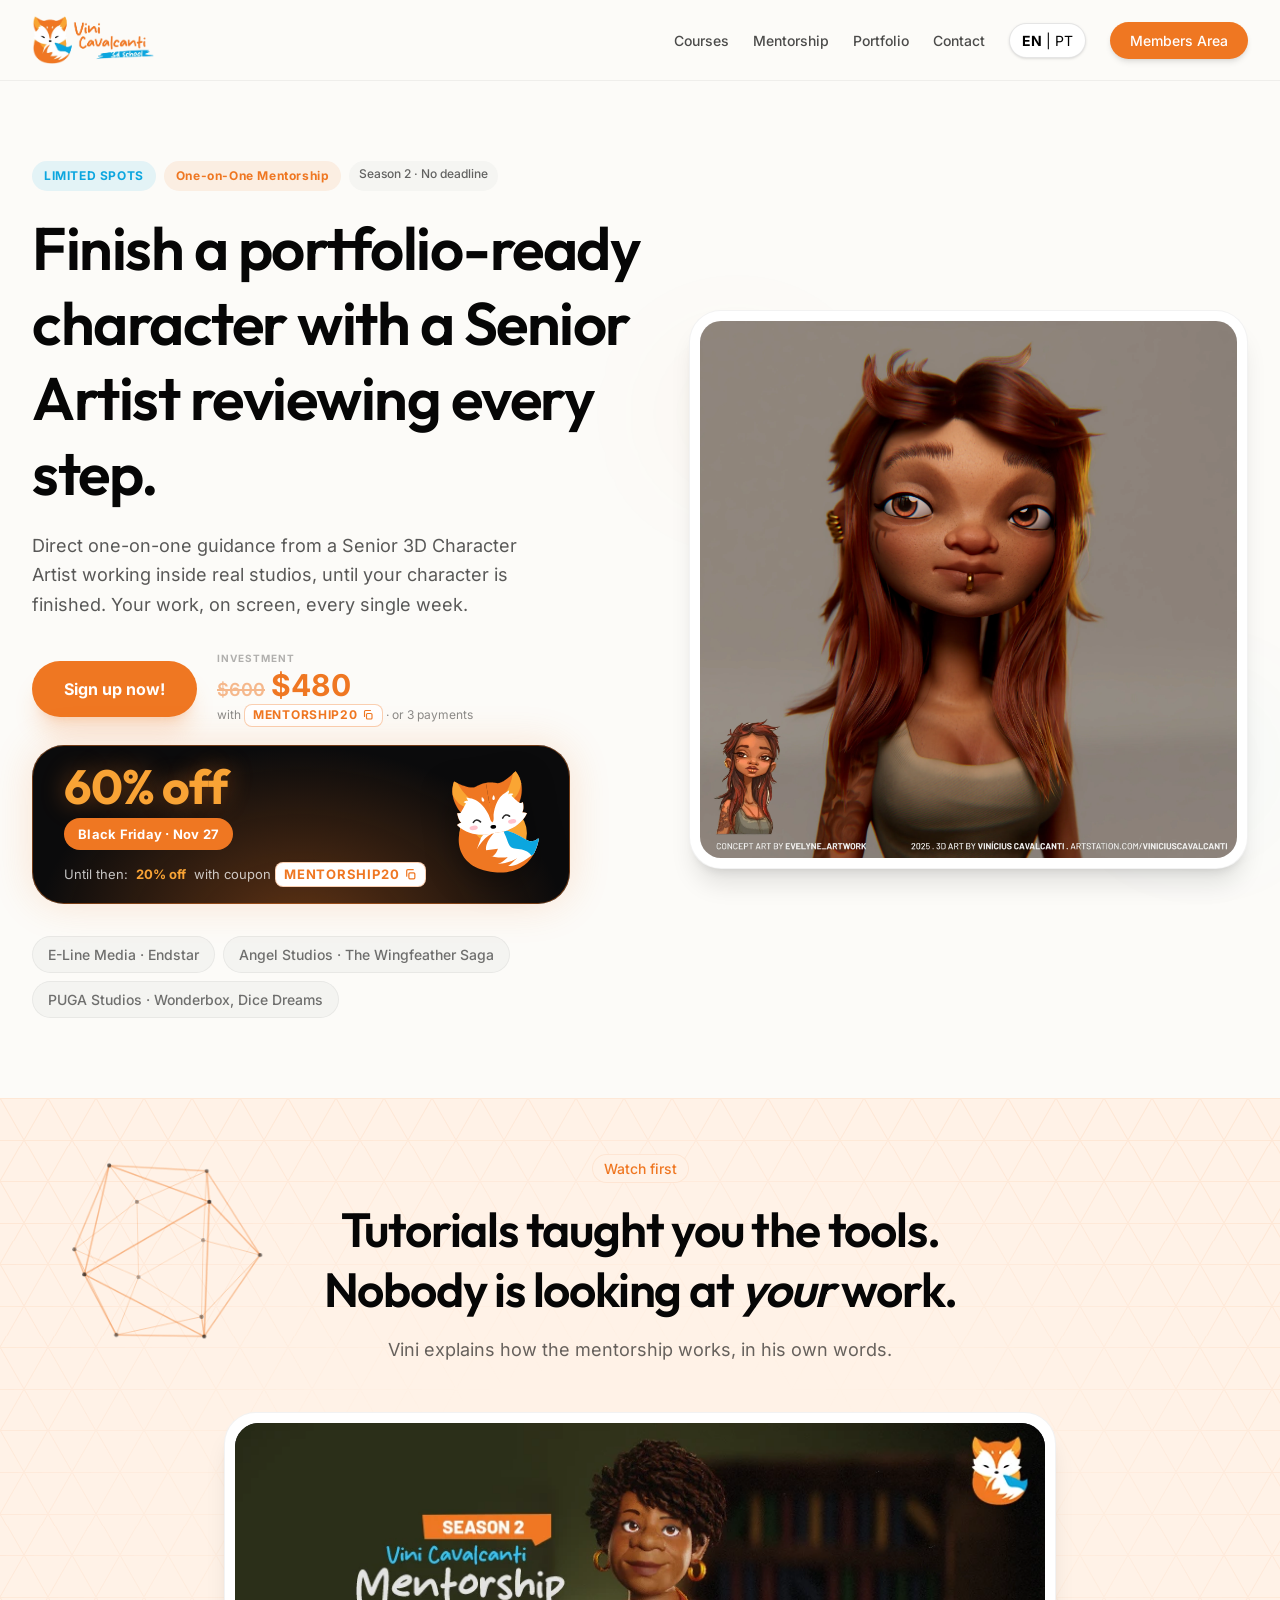
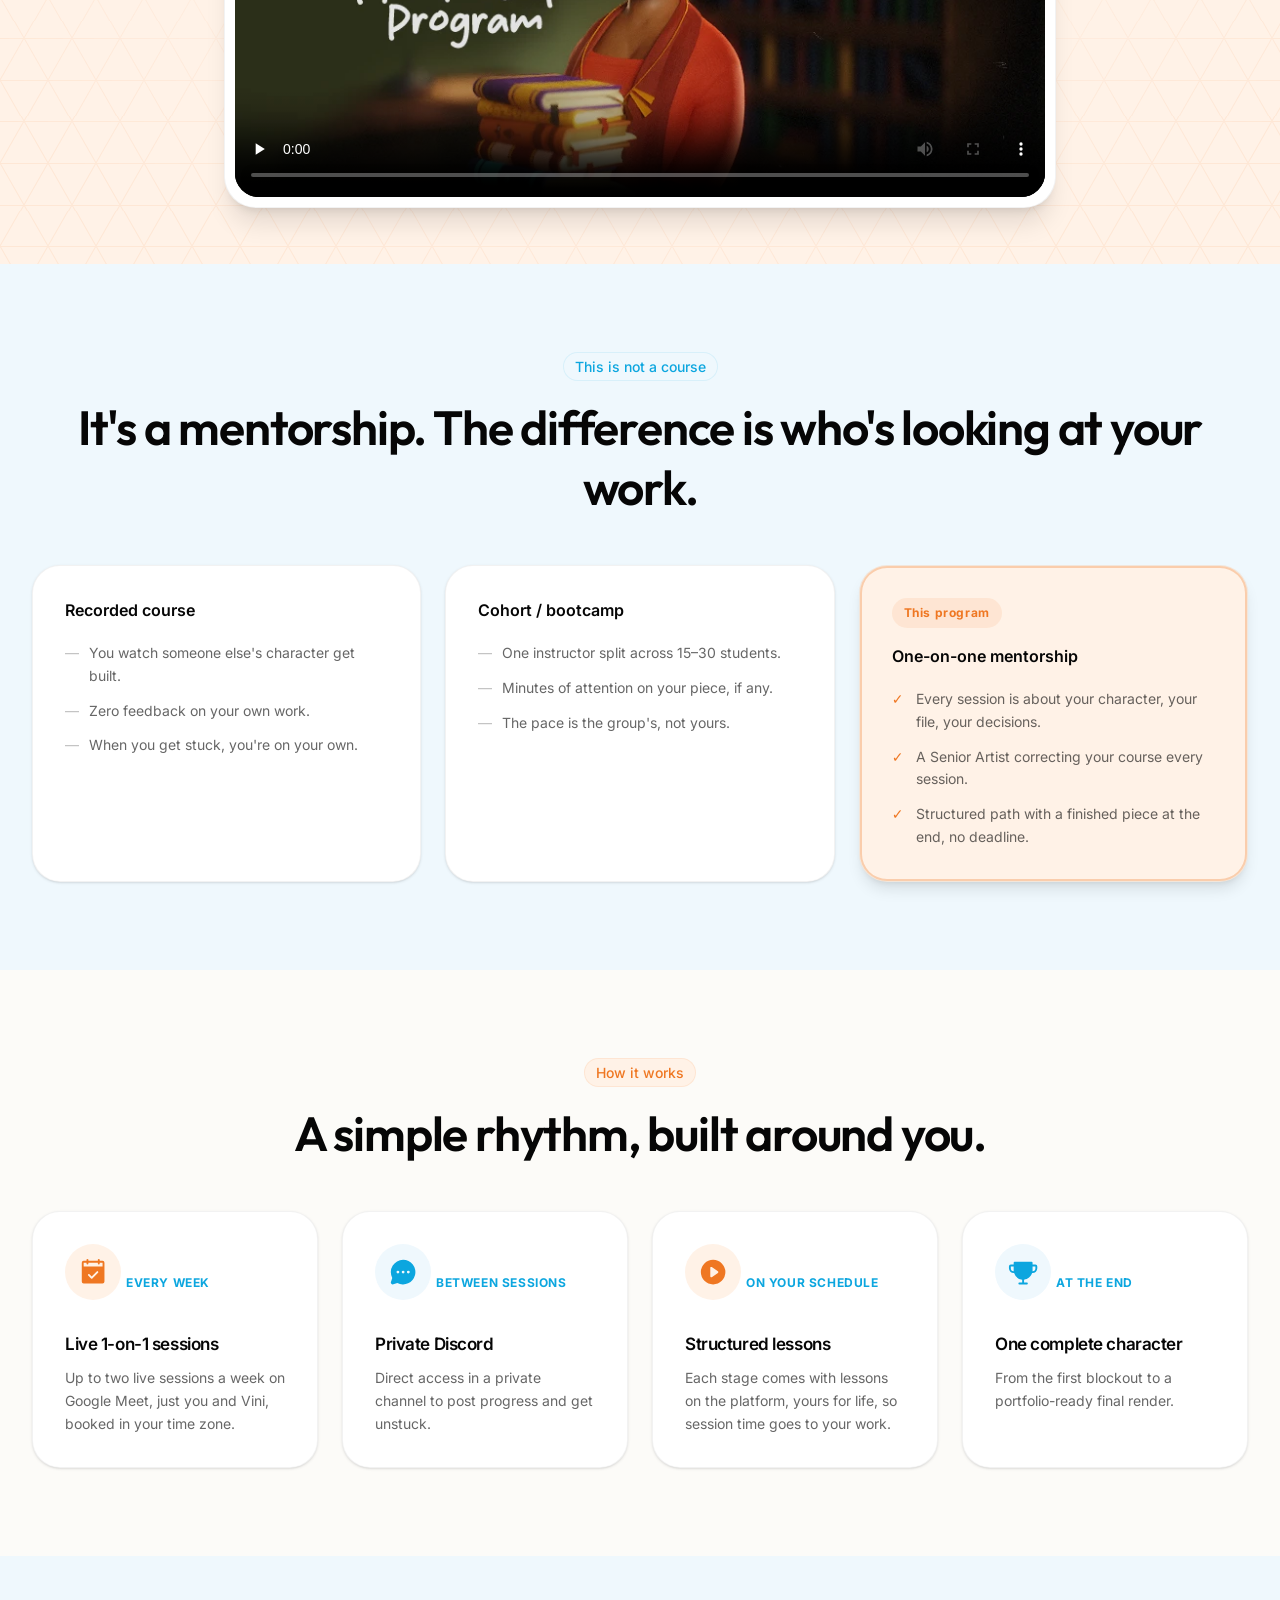
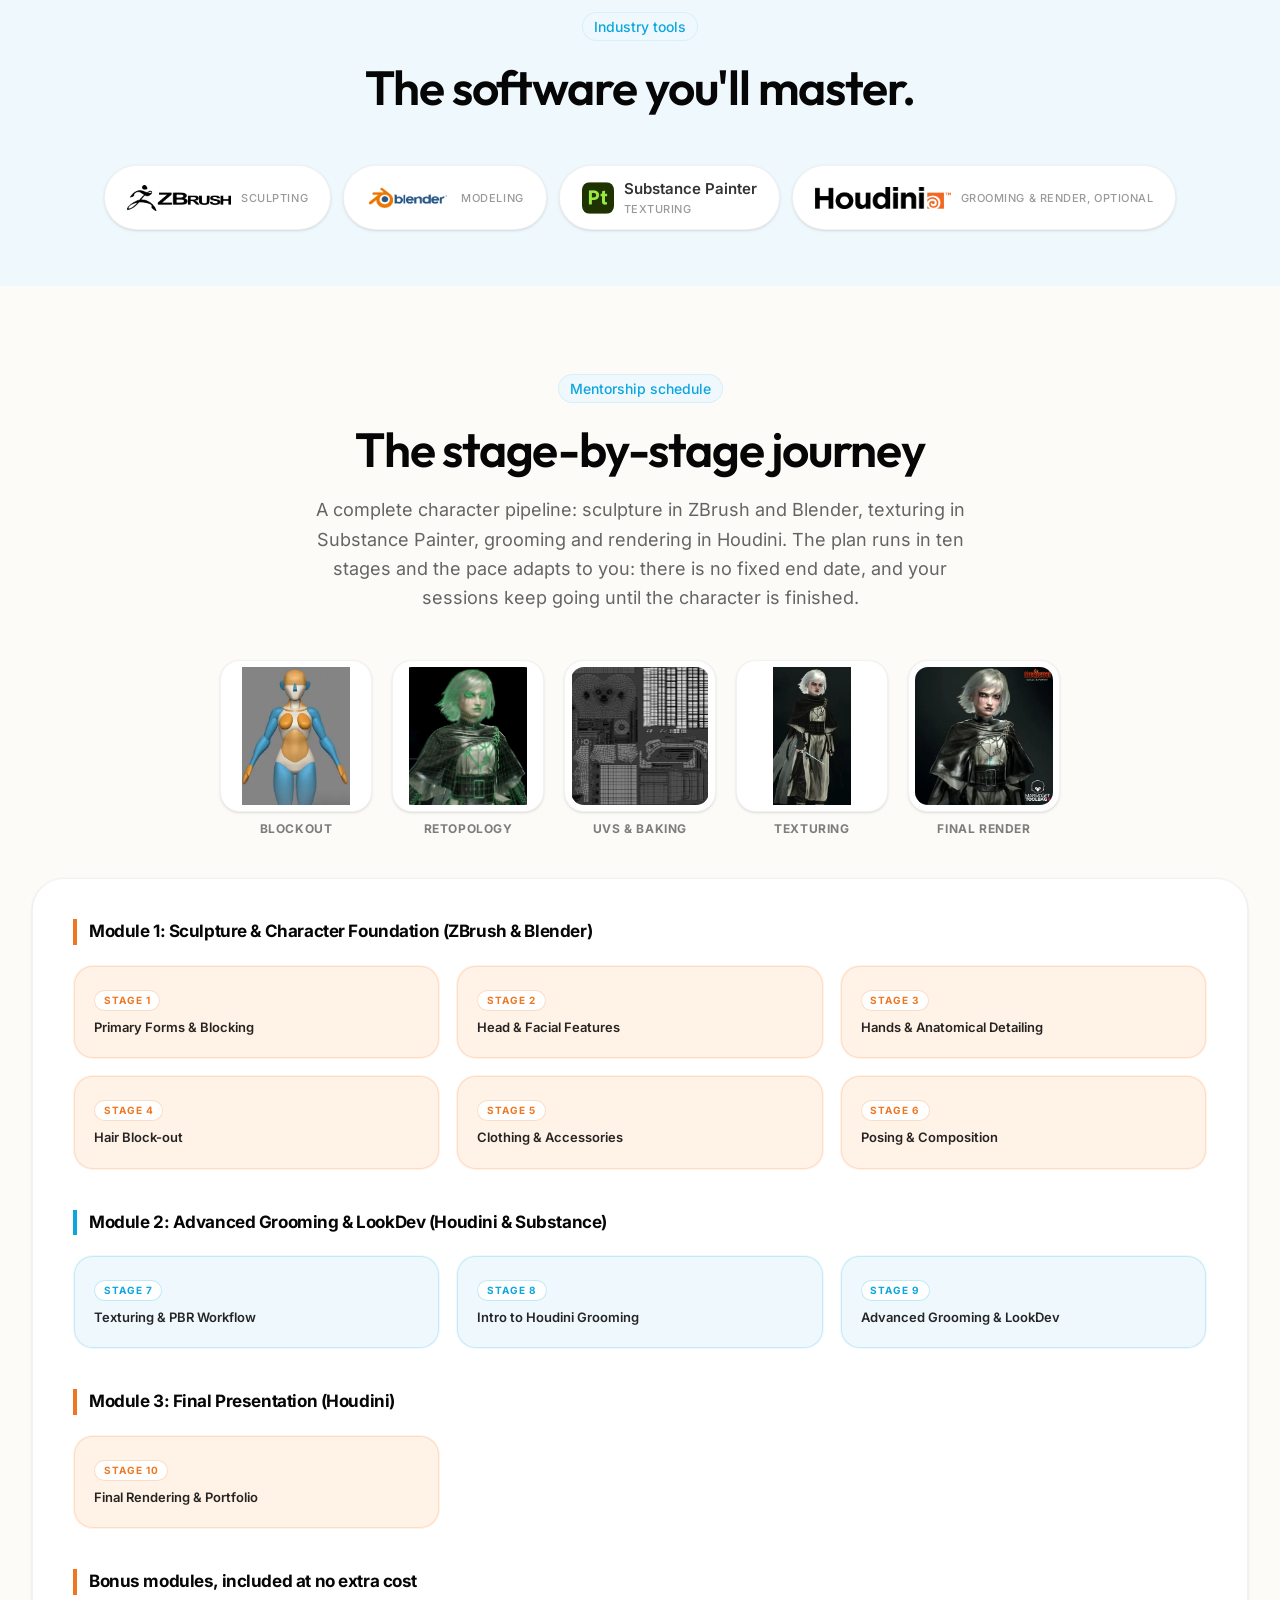
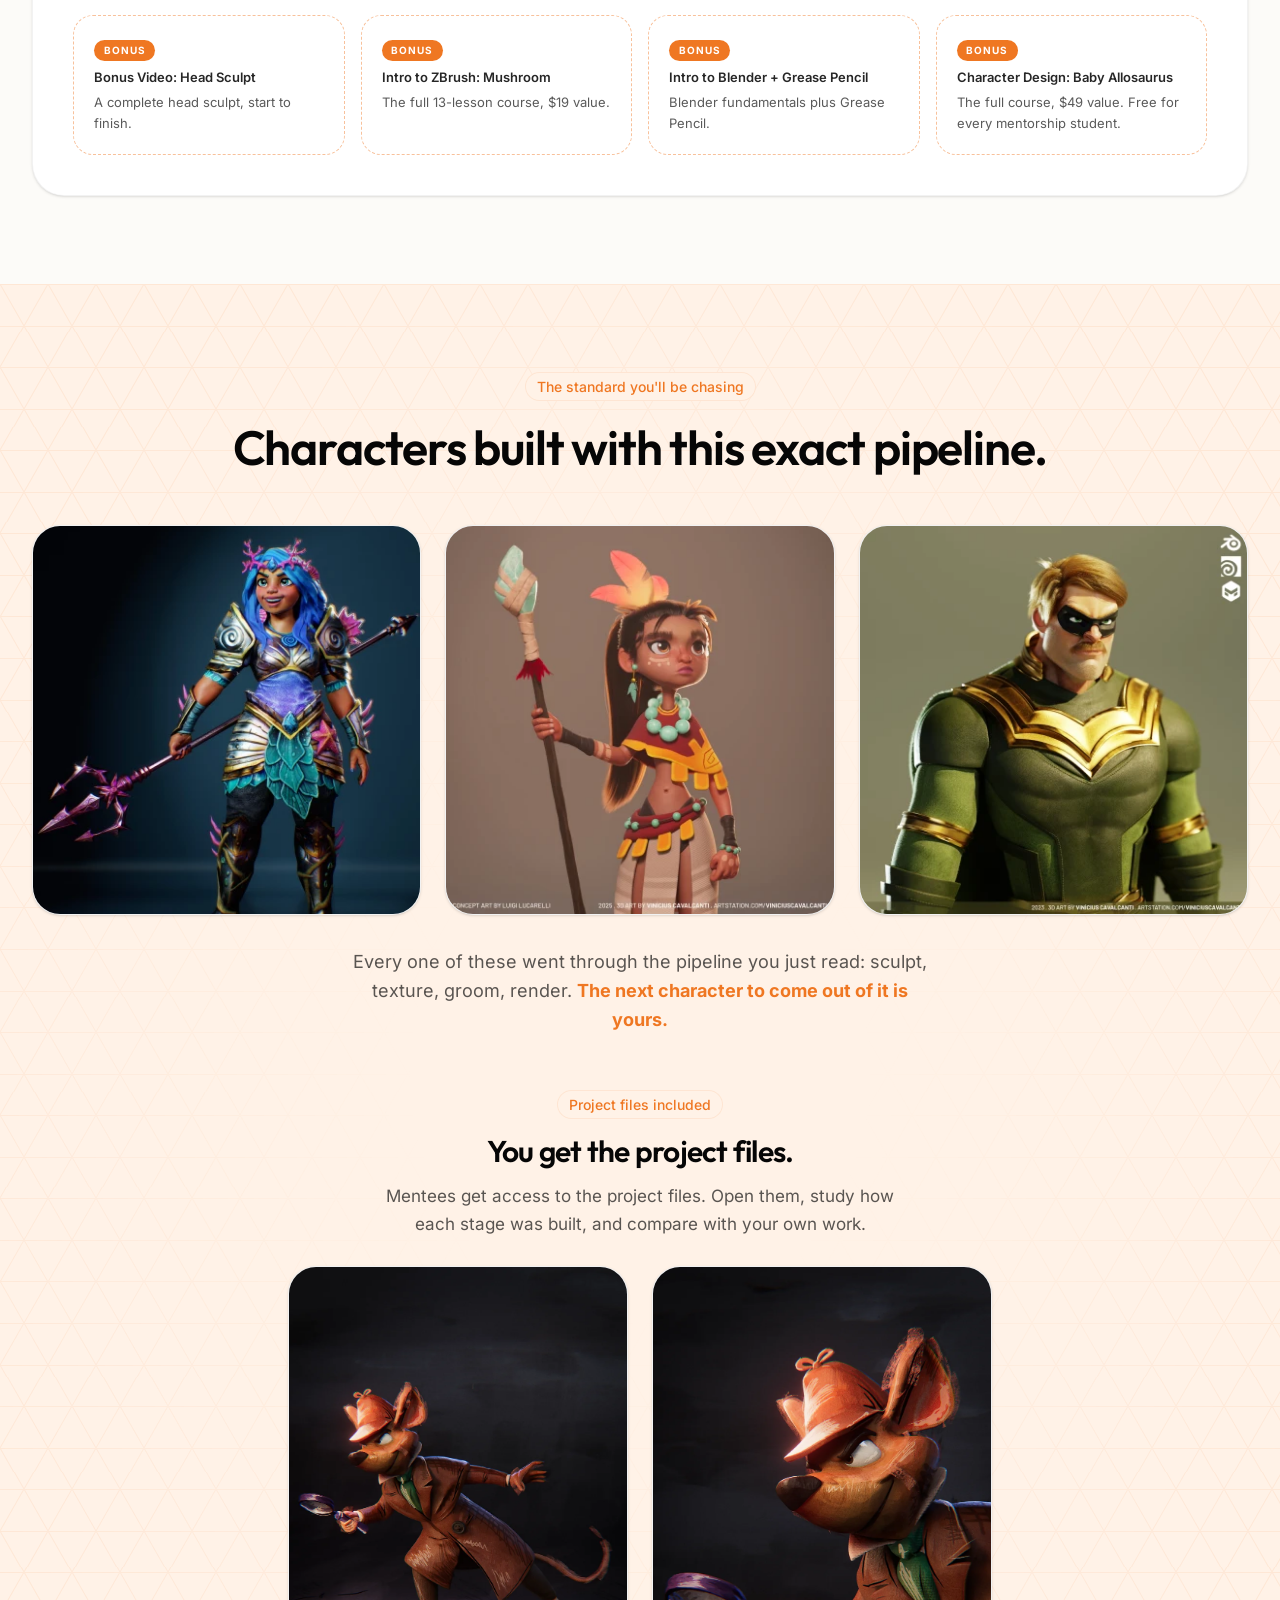
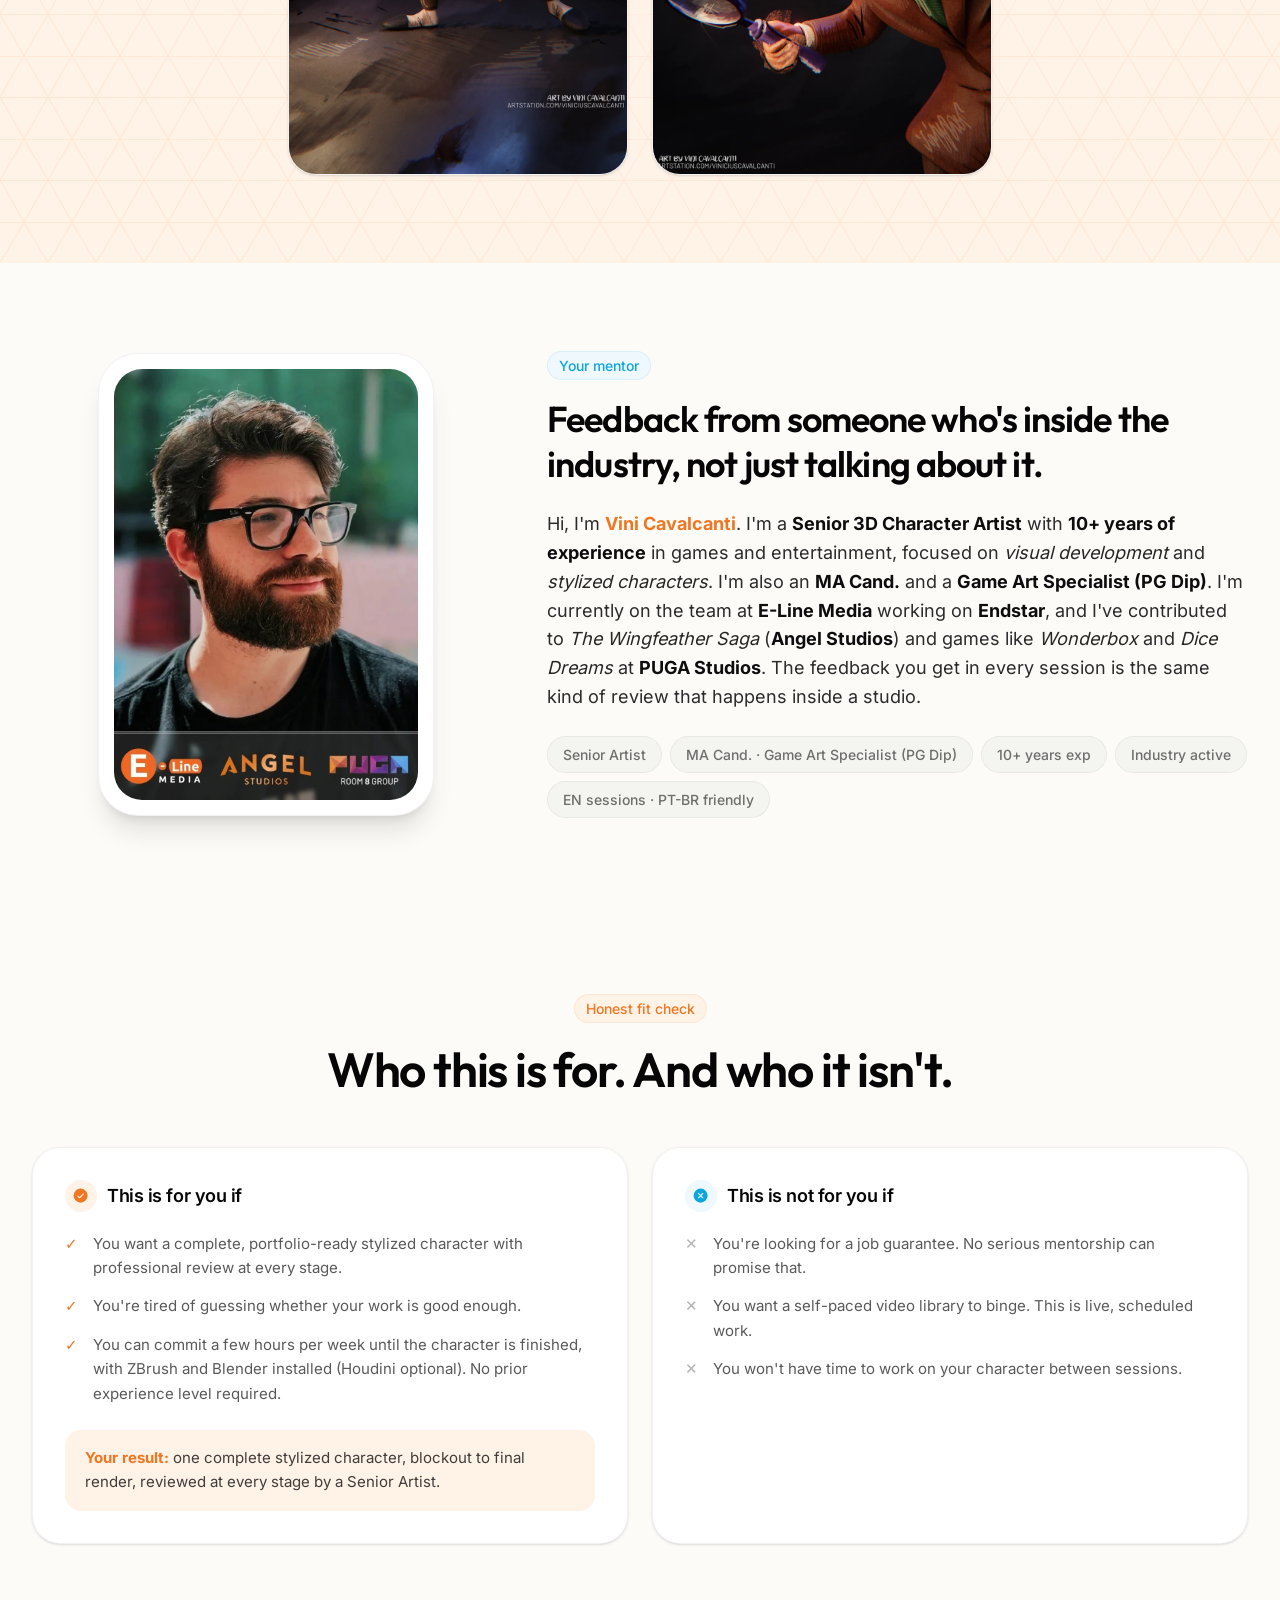
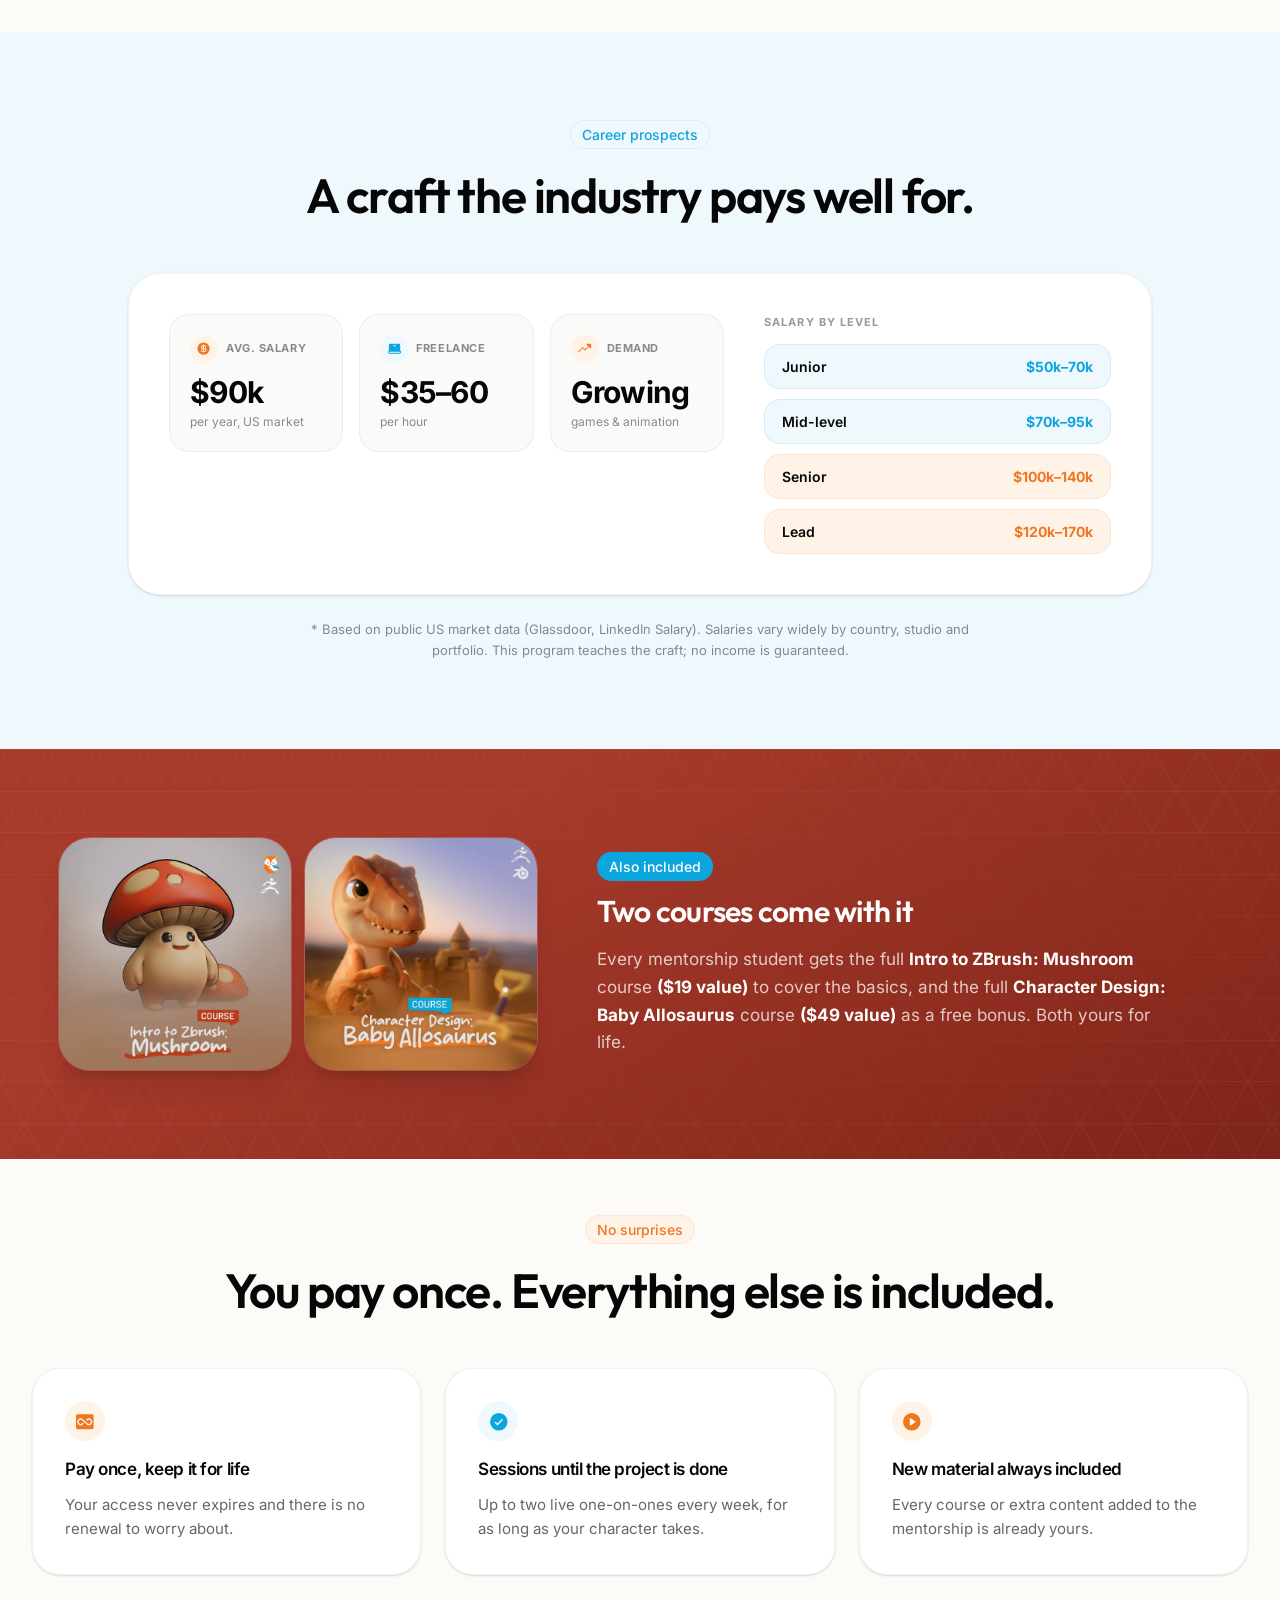
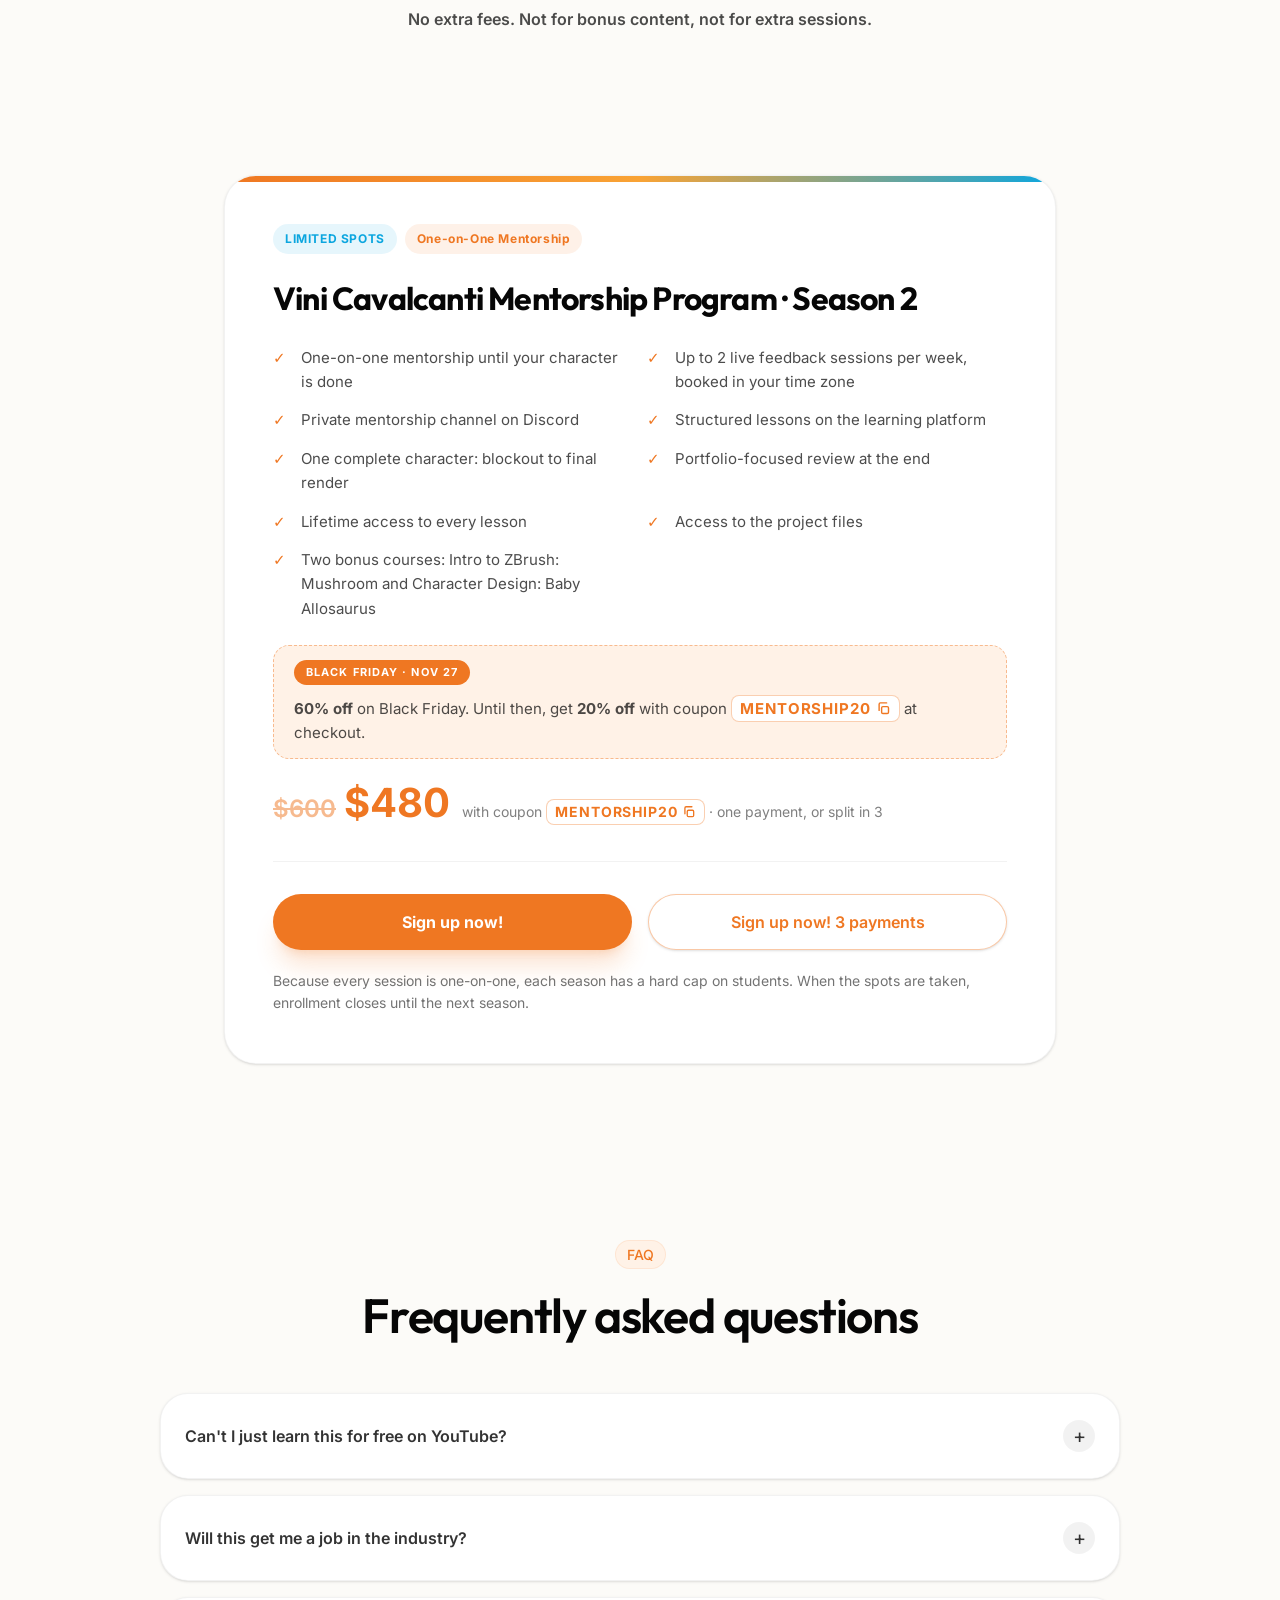
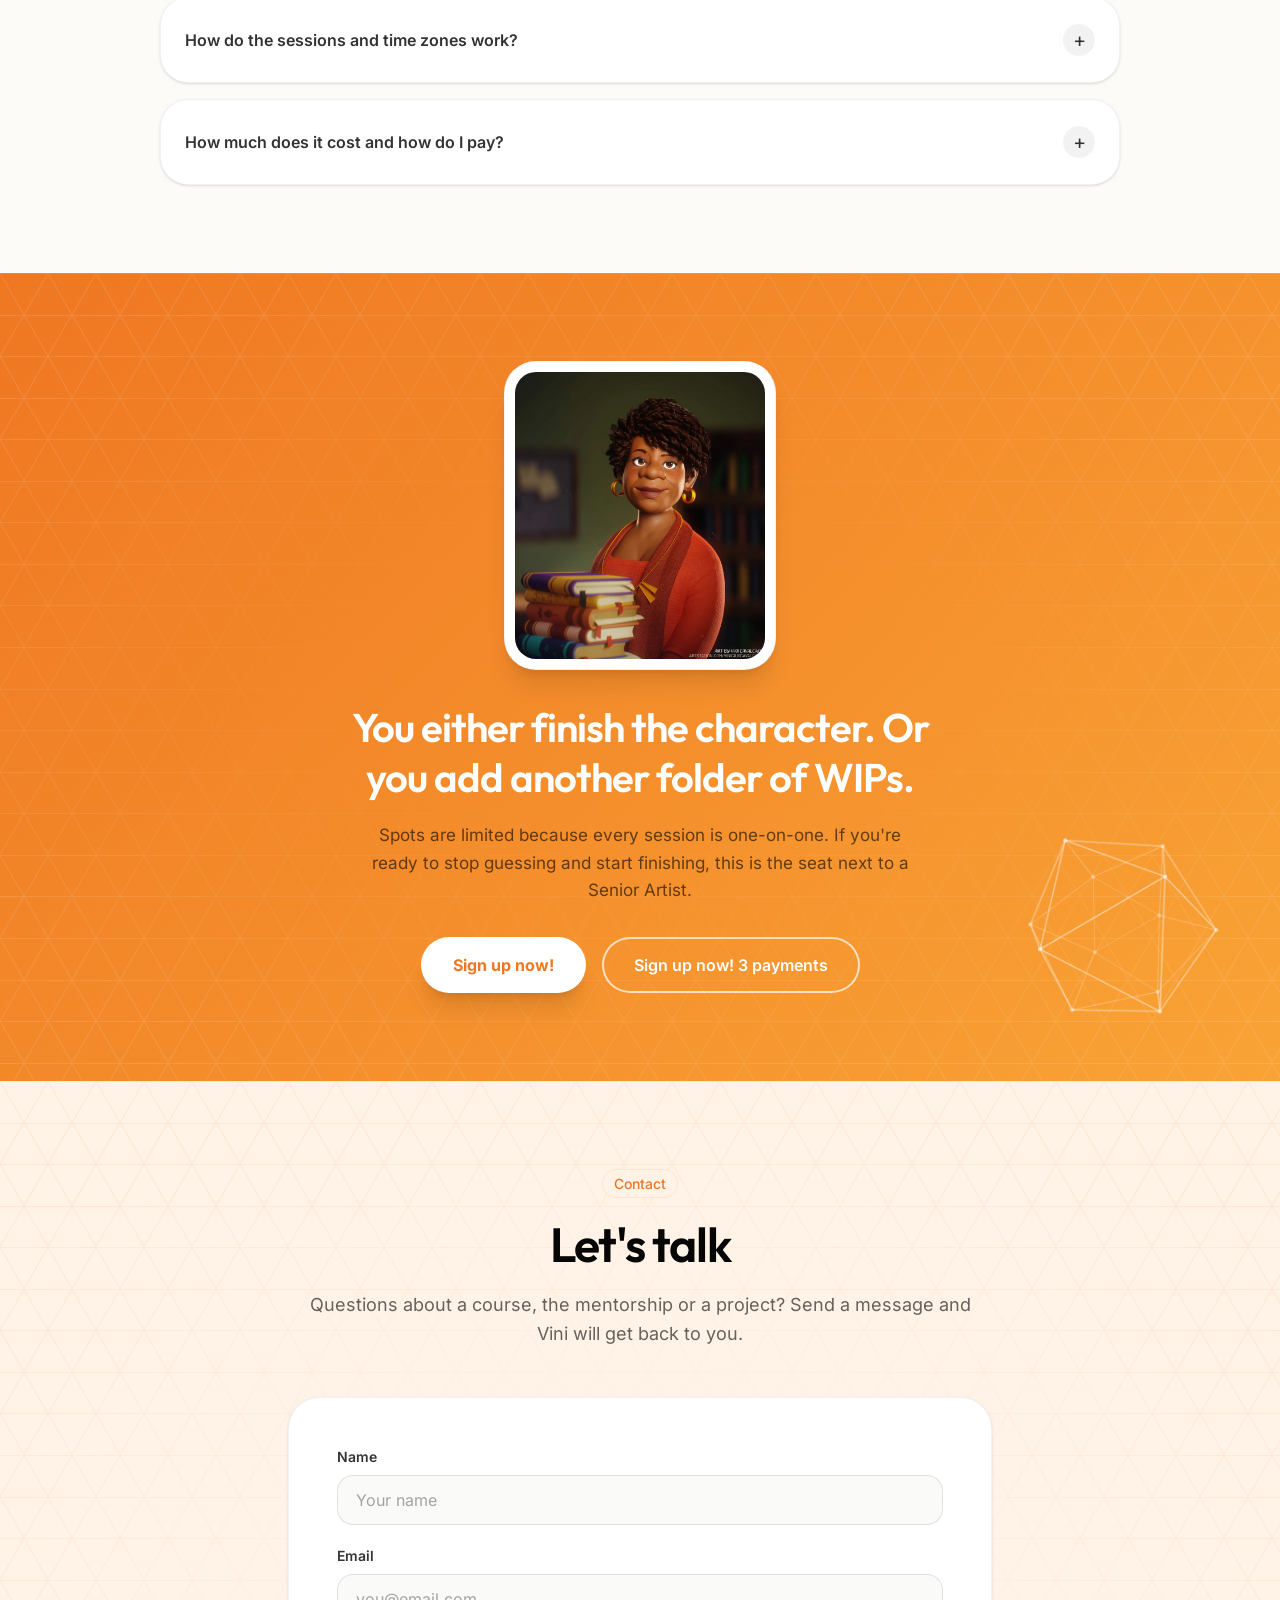
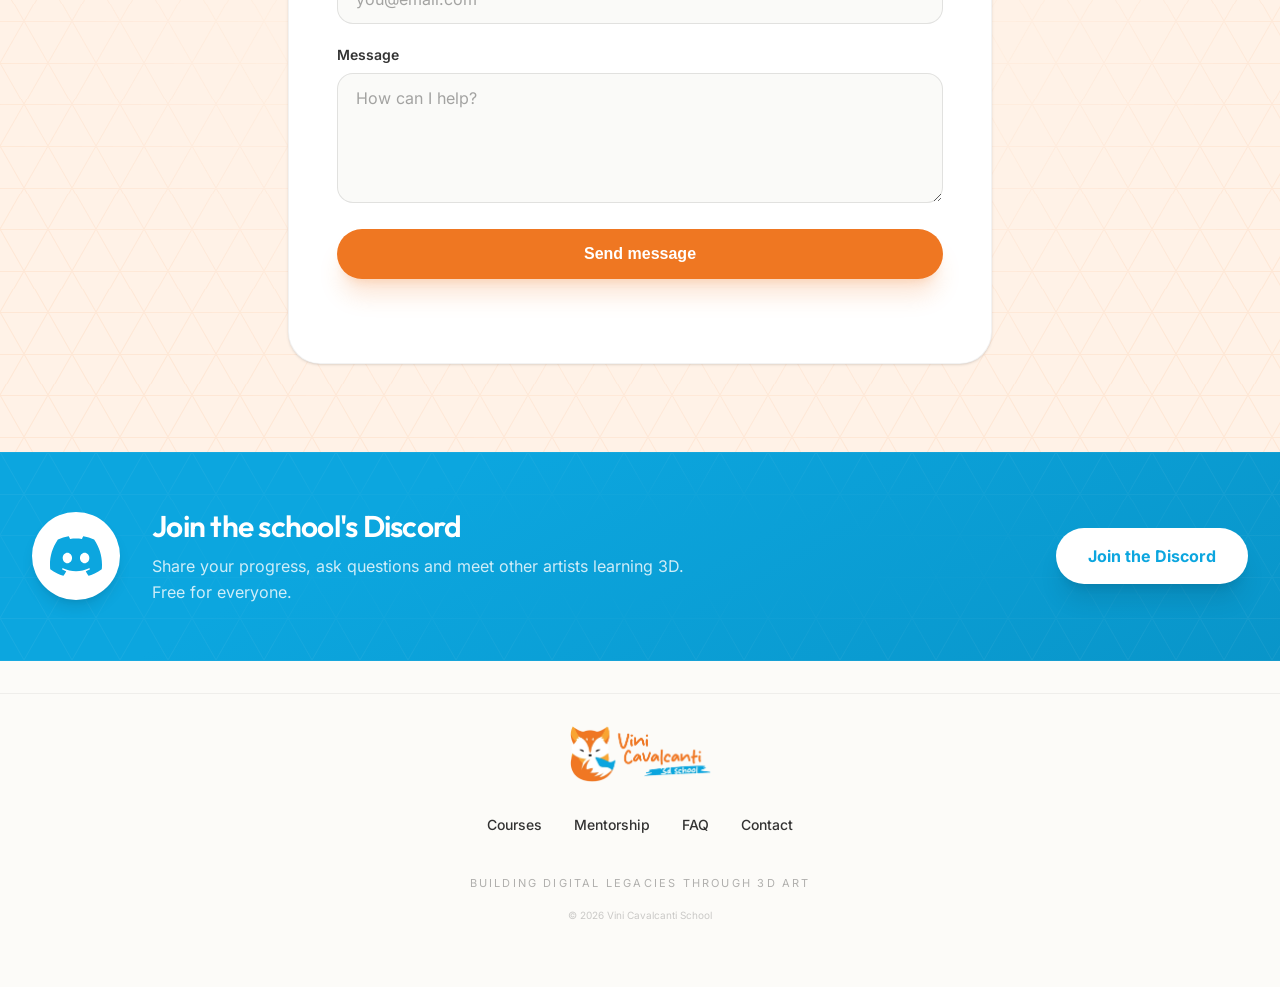
<file: mentorship/one-on-one-mentorship/index.html>
<!DOCTYPE html>
<html lang="en">
<head>
  <meta charset="UTF-8">
  <meta name="viewport" content="width=device-width, initial-scale=1.0">
  <title>One-on-One Mentorship | Vini Cavalcanti School</title>
  <meta name="description" content="A one-on-one mentorship with Senior 3D Character Artist Vini Cavalcanti (E-Line Media, Angel Studios, PUGA Studios). Build a portfolio-ready character with live feedback every week, for as long as it takes.">
  <meta name="author" content="Vini Cavalcanti">

  <!-- Open Graph -->
  <meta property="og:type" content="website">
  <meta property="og:url" content="https://vinicavalcanti.com/mentorship/one-on-one-mentorship/">
  <meta property="og:title" content="One-on-One Mentorship | Vini Cavalcanti School">
  <meta property="og:description" content="One mentor. One student. One portfolio-ready character. Live feedback from a Senior Character Artist working inside real studios, until it is finished.">
  <meta property="og:image" content="./images/og-mentorship-one-on-one.webp">

  <!-- Twitter -->
  <meta property="twitter:card" content="summary_large_image">
  <meta property="twitter:title" content="One-on-One Mentorship | Vini Cavalcanti School">
  <meta property="twitter:description" content="One mentor. One student. One portfolio-ready character.">

  <link rel="canonical" href="https://vinicavalcanti.com/mentorship/one-on-one-mentorship/">
  <link rel="icon" type="image/png" href="./images/favicon_vini_cavalcanti.png">
  <link rel="preload" href="./fonts/inter-400.woff2" as="font" type="font/woff2" crossorigin>
  <link rel="preload" href="./fonts/inter-600.woff2" as="font" type="font/woff2" crossorigin>
  <link rel="preload" href="./fonts/outfit-700.woff2" as="font" type="font/woff2" crossorigin>
  <link rel="stylesheet" href="./css/styles.css">
<!-- Meta Pixel Code -->
<script>
if (window.location.hostname === 'vinicavalcanti.com' || window.location.hostname.endsWith('.vinicavalcanti.com')) {
  var px = new Image();
  px.src = 'https://www.facebook.com/tr?id=999436976070756&ev=PageView&dl='
    + encodeURIComponent(location.href) + '&rl=' + encodeURIComponent(document.referrer)
    + '&if=false&ts=' + Date.now();
}
</script>
<noscript><img height="1" width="1" style="display:none"
src="https://www.facebook.com/tr?id=999436976070756&ev=PageView&noscript=1"
/></noscript>
<!-- End Meta Pixel Code -->
<!-- Google tag (gtag.js) -->
<script async src="https://www.googletagmanager.com/gtag/js?id=G-ZQB2W7YE9M"></script>
<script>
  window.dataLayer = window.dataLayer || [];
  function gtag(){dataLayer.push(arguments);}
  gtag('js', new Date());
  gtag('config', 'G-ZQB2W7YE9M');
</script>
</head>
<body id="top">

  <!-- SECTION: header (replica of home v2 header) -->
  <header class="site-header">
    <nav class="container site-header__nav" aria-label="Main navigation">
      <a href="../../" class="site-header__logo" id="nav-logo-link">
        <img src="../../images/logo_vini_cavalcanti_3D.webp" alt="Vini Cavalcanti School" width="180" height="48" loading="eager" fetchpriority="high" decoding="async">
      </a>
      <div class="site-header__links" id="site-nav-links">
        <a href="../../#courses" id="nav-link-courses">Courses</a>
        <a href="#top" id="nav-link-mentorship">Mentorship</a>
        <a href="https://www.artstation.com/viniciuscavalcanti" id="nav-link-portfolio" target="_blank" rel="noopener noreferrer">Portfolio</a>
        <a href="#contact" id="nav-link-contact">Contact</a>
        <button class="site-header__lang" type="button">EN | PT</button>
        <a href="https://hotmart.com/en/club/vini-cavalcanti" id="nav-members-desktop" class="btn btn--members" target="_blank" rel="noopener noreferrer">Members Area</a>
      </div>
      <button class="site-header__burger" id="nav-burger" type="button" aria-label="Open menu" aria-expanded="false" aria-controls="mobile-menu">
        <svg xmlns="http://www.w3.org/2000/svg" width="24" height="24" viewBox="0 0 24 24" fill="none" stroke="currentColor" stroke-width="2" stroke-linecap="round" stroke-linejoin="round" aria-hidden="true"><path d="M4 5h16"></path><path d="M4 12h16"></path><path d="M4 19h16"></path></svg>
      </button>
    </nav>
    <div class="site-header__mobile" id="mobile-menu" hidden>
      <a href="../../#courses">Courses</a>
      <a href="#top">Mentorship</a>
      <a href="https://www.artstation.com/viniciuscavalcanti" target="_blank" rel="noopener noreferrer">Portfolio</a>
      <a href="#contact">Contact</a>
      <a href="https://hotmart.com/en/club/vini-cavalcanti" class="btn btn--members" target="_blank" rel="noopener noreferrer">Members Area</a>
      <button class="site-header__lang" type="button">EN | PT</button>
    </div>
  </header>

  <main>

    <!-- SECTION: hero -->
    <section class="hero">
      <div class="container hero__grid">
        <div>
          <div class="hero__badges">
            <span class="badge badge--limited">Limited Spots</span>
            <span class="badge badge--oneonone">One-on-One Mentorship</span>
            <span class="badge badge--neutral">Season 2 &middot; No deadline</span>
          </div>
          <h1 class="h-display">Finish a portfolio-ready character with a Senior Artist reviewing every step.</h1>
          <p class="hero__sub">Direct one-on-one guidance from a Senior 3D Character Artist working inside real studios, until your character is finished. Your work, on screen, every single week.</p>
          <div class="hero__cta-row">
            <a href="https://pay.hotmart.com/D105581670W?bid=1781143563417&amp;sck=lp_mentoria" class="btn btn--primary" target="_blank" rel="noopener noreferrer">Sign up now!</a>
            <div class="hero__price">
              <span class="hero__price-label">Investment</span>
              <span class="hero__price-value"><s class="price-old">$600</s>$480</span>
              <span class="hero__price-note">with <button type="button" class="copy-code" data-code="MENTORSHIP20" aria-label="Copy coupon MENTORSHIP20"><span class="copy-code__text">MENTORSHIP20</span><svg class="copy-code__ico" viewBox="0 0 24 24" fill="none" stroke="currentColor" stroke-width="2.25" stroke-linecap="round" stroke-linejoin="round" aria-hidden="true" focusable="false"><rect x="9" y="9" width="11" height="11" rx="2"/><path d="M5 15V5a2 2 0 0 1 2-2h10"/></svg></button> &middot; or 3 payments</span>
            </div>
          </div>
          <div class="hero__bf" role="note">
            <div class="hero__bf-col">
              <strong class="hero__bf-pct">60% off</strong>
              <span class="hero__bf-tag">Black Friday &middot; Nov 27</span>
              <p class="hero__bf-promo">Until then: <strong>20% off</strong> with coupon <button type="button" class="copy-code hero__bf-code" data-code="MENTORSHIP20" aria-label="Copy coupon MENTORSHIP20"><span class="copy-code__text">MENTORSHIP20</span><svg class="copy-code__ico" viewBox="0 0 24 24" fill="none" stroke="currentColor" stroke-width="2.25" stroke-linecap="round" stroke-linejoin="round" aria-hidden="true" focusable="false"><rect x="9" y="9" width="11" height="11" rx="2"/><path d="M5 15V5a2 2 0 0 1 2-2h10"/></svg></button></p>
            </div>
            <img class="hero__bf-fox" src="./images/fox-happy-tilt.svg" alt="" width="96" height="108" decoding="async">
          </div>
          <div class="hero__studios">
            <span>E-Line Media &middot; Endstar</span>
            <span>Angel Studios &middot; The Wingfeather Saga</span>
            <span>PUGA Studios &middot; Wonderbox, Dice Dreams</span>
          </div>
        </div>
        <div class="hero__media">
          <img src="./images/NewBanner.webp" alt="Stylized 3D character render by Vini Cavalcanti" width="400" height="400" loading="eager" fetchpriority="high">
        </div>
      </div>
    </section>

    <!-- SECTION: video -->
    <section class="section section--compact section--orange section--pattern video-section">
      <canvas class="mesh-canvas mesh-canvas--tl" width="280" height="280" data-stroke="orange" aria-hidden="true"></canvas>
      <div class="container">
        <div class="section__head section__head--tight reveal">
          <span class="eyebrow eyebrow--orange">Watch first</span>
          <h2 class="h-display">Tutorials taught you the tools.<br>Nobody is looking at <em>your</em> work.</h2>
          <p class="section__lead">Vini explains how the mentorship works, in his own words.</p>
        </div>
        <div class="video-frame reveal">
          <video controls preload="none" playsinline poster="./images/mentorship_image.webp" width="960" height="540" aria-label="Vini Cavalcanti introduces the one-on-one mentorship program">
            <source src="./images/Video-Introduction.mp4" type="video/mp4">
            <source src="./images/Video-Introduction.webm" type="video/webm">
            Your browser can't play this video. <a href="#pricing">See the program details below.</a>
          </video>
        </div>
      </div>
    </section>

    <!-- SECTION: not-a-course -->
    <section class="section section--blue" id="compare">
      <div class="container">
        <div class="section__head reveal">
          <span class="eyebrow eyebrow--blue">This is not a course</span>
          <h2 class="h-display">It's a mentorship. The difference is who's looking at your work.</h2>
        </div>
        <div class="compare">
          <article class="card compare__card reveal">
            <h3>Recorded course</h3>
            <ul>
              <li>You watch someone else's character get built.</li>
              <li>Zero feedback on your own work.</li>
              <li>When you get stuck, you're on your own.</li>
            </ul>
          </article>
          <article class="card compare__card reveal">
            <h3>Cohort / bootcamp</h3>
            <ul>
              <li>One instructor split across 15&ndash;30 students.</li>
              <li>Minutes of attention on your piece, if any.</li>
              <li>The pace is the group's, not yours.</li>
            </ul>
          </article>
          <article class="card compare__card compare__card--highlight reveal">
            <span class="badge badge--oneonone compare__tag">This program</span>
            <h3>One-on-one mentorship</h3>
            <ul>
              <li>Every session is about your character, your file, your decisions.</li>
              <li>A Senior Artist correcting your course every session.</li>
              <li>Structured path with a finished piece at the end, no deadline.</li>
            </ul>
          </article>
        </div>
      </div>
    </section>

    <!-- SECTION: how-it-works -->
    <section class="section" id="how">
      <div class="container">
        <div class="section__head reveal">
          <span class="eyebrow eyebrow--orange">How it works</span>
          <h2 class="h-display">A simple rhythm, built around you.</h2>
        </div>
        <div class="grid-4">
          <article class="card how-card reveal">
            <div class="how-card__icon ico ico--lg ico--orange" aria-hidden="true"><svg class="ph" viewBox="0 0 256 256" fill="currentColor" aria-hidden="true" focusable="false"><path d="M208,32H184V24a8,8,0,0,0-16,0v8H88V24a8,8,0,0,0-16,0v8H48A16,16,0,0,0,32,48V208a16,16,0,0,0,16,16H208a16,16,0,0,0,16-16V48A16,16,0,0,0,208,32ZM169.66,133.66l-48,48a8,8,0,0,1-11.32,0l-24-24a8,8,0,0,1,11.32-11.32L116,164.69l42.34-42.35a8,8,0,0,1,11.32,11.32ZM48,80V48H72v8a8,8,0,0,0,16,0V48h80v8a8,8,0,0,0,16,0V48h24V80Z"/></svg></div>
            <span class="how-card__step">Every week</span>
            <h3>Live 1-on-1 sessions</h3>
            <p>Up to two live sessions a week on Google Meet, just you and Vini, booked in your time zone.</p>
          </article>
          <article class="card how-card reveal">
            <div class="how-card__icon ico ico--lg ico--blue" aria-hidden="true"><svg class="ph" viewBox="0 0 256 256" fill="currentColor" aria-hidden="true" focusable="false"><path d="M128,24A104,104,0,0,0,36.18,176.88L24.83,210.93a16,16,0,0,0,20.24,20.24l34.05-11.35A104,104,0,1,0,128,24ZM84,140a12,12,0,1,1,12-12A12,12,0,0,1,84,140Zm44,0a12,12,0,1,1,12-12A12,12,0,0,1,128,140Zm44,0a12,12,0,1,1,12-12A12,12,0,0,1,172,140Z"/></svg></div>
            <span class="how-card__step">Between sessions</span>
            <h3>Private Discord</h3>
            <p>Direct access in a private channel to post progress and get unstuck.</p>
          </article>
          <article class="card how-card reveal">
            <div class="how-card__icon ico ico--lg ico--orange" aria-hidden="true"><svg class="ph" viewBox="0 0 256 256" fill="currentColor" aria-hidden="true" focusable="false"><path d="M128,24A104,104,0,1,0,232,128,104.11,104.11,0,0,0,128,24Zm40.55,110.58-52,36A8,8,0,0,1,104,164V92a8,8,0,0,1,12.55-6.58l52,36a8,8,0,0,1,0,13.16Z"/></svg></div>
            <span class="how-card__step">On your schedule</span>
            <h3>Structured lessons</h3>
            <p>Each stage comes with lessons on the platform, yours for life, so session time goes to your work.</p>
          </article>
          <article class="card how-card reveal">
            <div class="how-card__icon ico ico--lg ico--blue" aria-hidden="true"><svg class="ph" viewBox="0 0 256 256" fill="currentColor" aria-hidden="true" focusable="false"><path d="M232,64H208V48a8,8,0,0,0-8-8H56a8,8,0,0,0-8,8V64H24A16,16,0,0,0,8,80V96a40,40,0,0,0,40,40h3.65A80.13,80.13,0,0,0,120,191.61V216H96a8,8,0,0,0,0,16h64a8,8,0,0,0,0-16H136V191.58c31.94-3.23,58.44-25.64,68.08-55.58H208a40,40,0,0,0,40-40V80A16,16,0,0,0,232,64ZM48,120A24,24,0,0,1,24,96V80H48v32q0,4,.39,8ZM232,96a24,24,0,0,1-24,24h-.5a81.81,81.81,0,0,0,.5-8.9V80h24Z"/></svg></div>
            <span class="how-card__step">At the end</span>
            <h3>One complete character</h3>
            <p>From the first blockout to a portfolio-ready final render.</p>
          </article>
        </div>
      </div>
    </section>

    <!-- SECTION: software -->
    <section class="section section--compact section--blue" id="software">
      <div class="container">
        <div class="section__head section__head--tight reveal">
          <span class="eyebrow eyebrow--blue">Industry tools</span>
          <h2 class="h-display">The software you'll master.</h2>
        </div>
        <div class="software__row reveal">
          <div class="software__pill">
            <img src="./images/Zbrush_Logo.webp" alt="ZBrush" class="software__logo" loading="lazy">
            <span class="software__role">sculpting</span>
          </div>
          <div class="software__pill">
            <img src="./images/blender_logo.webp" alt="Blender" class="software__logo" loading="lazy">
            <span class="software__role">modeling</span>
          </div>
          <div class="software__pill">
            <img src="./images/SubstancePainter.webp" alt="Substance Painter" class="software__logo software__logo--icon" loading="lazy">
            <span>Substance Painter <span class="software__role">texturing</span></span>
          </div>
          <div class="software__pill">
            <img src="./images/Houdini_black_color.webp" alt="Houdini" class="software__logo" loading="lazy">
            <span class="software__role">grooming &amp; render, optional</span>
          </div>
        </div>
      </div>
    </section>

    <!-- SECTION: journey -->
    <section class="section" id="schedule">
      <div class="container">
        <div class="section__head reveal">
          <span class="eyebrow eyebrow--blue">Mentorship schedule</span>
          <h2 class="h-display">The stage-by-stage journey</h2>
          <p class="section__lead">A complete character pipeline: sculpture in ZBrush and Blender, texturing in Substance Painter, grooming and rendering in Houdini. The plan runs in ten stages and the pace adapts to you: there is no fixed end date, and your sessions keep going until the character is finished.</p>
        </div>

        <div class="pipeline reveal" aria-label="The stages your character goes through">
          <div class="pipeline__item">
            <img src="./images/Blockout.webp" alt="Gray blockout of a 3D character" width="200" height="200" loading="lazy">
            <span>Blockout</span>
          </div>
          <div class="pipeline__item">
            <img src="./images/Retopology.webp" alt="Character face with retopology wireframe" width="200" height="200" loading="lazy">
            <span>Retopology</span>
          </div>
          <div class="pipeline__item">
            <img src="./images/UVs.webp" alt="Unwrapped UV layout of a character" width="200" height="200" loading="lazy">
            <span>UVs &amp; Baking</span>
          </div>
          <div class="pipeline__item">
            <img src="./images/Texture.webp" alt="Textured 3D character bust" width="200" height="200" loading="lazy">
            <span>Texturing</span>
          </div>
          <div class="pipeline__item">
            <img src="./images/Rendering.webp" alt="Final rendered 3D character" width="200" height="200" loading="lazy">
            <span>Final Render</span>
          </div>
        </div>

        <div class="card card--lg journey-wrap reveal">

          <div class="module">
            <h3 class="module__title">Module 1: Sculpture &amp; Character Foundation (ZBrush &amp; Blender)</h3>
            <div class="module__grid">
              <div class="card week-card">
                <span class="week-card__label">Stage 1</span>
                <p><strong>Primary Forms &amp; Blocking</strong></p>
              </div>
              <div class="card week-card">
                <span class="week-card__label">Stage 2</span>
                <p><strong>Head &amp; Facial Features</strong></p>
              </div>
              <div class="card week-card">
                <span class="week-card__label">Stage 3</span>
                <p><strong>Hands &amp; Anatomical Detailing</strong></p>
              </div>
              <div class="card week-card">
                <span class="week-card__label">Stage 4</span>
                <p><strong>Hair Block-out</strong></p>
              </div>
              <div class="card week-card">
                <span class="week-card__label">Stage 5</span>
                <p><strong>Clothing &amp; Accessories</strong></p>
              </div>
              <div class="card week-card">
                <span class="week-card__label">Stage 6</span>
                <p><strong>Posing &amp; Composition</strong></p>
              </div>
            </div>
          </div>

          <div class="module">
            <h3 class="module__title">Module 2: Advanced Grooming &amp; LookDev (Houdini &amp; Substance)</h3>
            <div class="module__grid">
              <div class="card week-card">
                <span class="week-card__label">Stage 7</span>
                <p><strong>Texturing &amp; PBR Workflow</strong></p>
              </div>
              <div class="card week-card">
                <span class="week-card__label">Stage 8</span>
                <p><strong>Intro to Houdini Grooming</strong></p>
              </div>
              <div class="card week-card">
                <span class="week-card__label">Stage 9</span>
                <p><strong>Advanced Grooming &amp; LookDev</strong></p>
              </div>
            </div>
          </div>

          <div class="module">
            <h3 class="module__title">Module 3: Final Presentation (Houdini)</h3>
            <div class="module__grid">
              <div class="card week-card">
                <span class="week-card__label">Stage 10</span>
                <p><strong>Final Rendering &amp; Portfolio</strong></p>
              </div>
            </div>
          </div>

          <div class="module module--bonus">
            <h3 class="module__title">Bonus modules, included at no extra cost</h3>
            <div class="module__grid">
              <div class="card week-card">
                <span class="week-card__label">Bonus</span>
                <p><strong>Bonus Video: Head Sculpt</strong></p>
                <p>A complete head sculpt, start to finish.</p>
              </div>
              <div class="card week-card">
                <span class="week-card__label">Bonus</span>
                <p><strong>Intro to ZBrush: Mushroom</strong></p>
                <p>The full 13-lesson course, $19 value.</p>
              </div>
              <div class="card week-card">
                <span class="week-card__label">Bonus</span>
                <p><strong>Intro to Blender + Grease Pencil</strong></p>
                <p>Blender fundamentals plus Grease Pencil.</p>
              </div>
              <div class="card week-card">
                <span class="week-card__label">Bonus</span>
                <p><strong>Character Design: Baby Allosaurus</strong></p>
                <p>The full course, $49 value. Free for every mentorship student.</p>
              </div>
            </div>
          </div>

        </div>
      </div>
    </section>

    <!-- SECTION: gallery -->
    <section class="section section--orange section--pattern gallery-section">
      <div class="container">
        <div class="section__head reveal">
          <span class="eyebrow eyebrow--orange">The standard you'll be chasing</span>
          <h2 class="h-display">Characters built with this exact pipeline.</h2>
        </div>
        <div class="gallery reveal">
          <a href="https://pay.hotmart.com/D105581670W?bid=1781143563417&amp;sck=lp_mentoria" target="_blank" rel="noopener noreferrer" class="gallery__item">
            <img src="./images/vinicius-cavalcanti-boardinsta01-3.webp" alt="Stylized warrior character with glowing weapon, by Vini Cavalcanti" width="400" height="400" loading="lazy">
          </a>
          <a href="https://pay.hotmart.com/D105581670W?bid=1781143563417&amp;sck=lp_mentoria" target="_blank" rel="noopener noreferrer" class="gallery__item">
            <img src="./images/vinicius-cavalcanti-vinicavalcantirender2-1_1x.webp" alt="Stylized character with staff and feathered headpiece, by Vini Cavalcanti" width="400" height="400" loading="lazy">
          </a>
          <a href="https://pay.hotmart.com/D105581670W?bid=1781143563417&amp;sck=lp_mentoria" target="_blank" rel="noopener noreferrer" class="gallery__item">
            <img src="./images/vinicius-cavalcanti-wip12112-1_1x.webp" alt="Stylized heroic character in green and gold suit, by Vini Cavalcanti" width="400" height="400" loading="lazy">
          </a>
        </div>
        <p class="gallery__caption reveal">Every one of these went through the pipeline you just read: sculpt, texture, groom, render. <strong>The next character to come out of it is yours.</strong></p>

        <div class="files">
          <div class="files__head reveal">
            <span class="eyebrow eyebrow--orange">Project files included</span>
            <h3>You get the project files.</h3>
            <p>Mentees get access to the project files. Open them, study how each stage was built, and compare with your own work.</p>
          </div>
          <div class="files__art reveal">
            <a href="https://pay.hotmart.com/D105581670W?bid=1781143563417&amp;sck=lp_mentoria" target="_blank" rel="noopener noreferrer" class="gallery__item">
              <img src="./images/detective-mouse-full.webp" alt="Stylized detective mouse in a trench coat holding a magnifying glass, by Vini Cavalcanti" width="900" height="1337" loading="lazy">
            </a>
            <a href="https://pay.hotmart.com/D105581670W?bid=1781143563417&amp;sck=lp_mentoria" target="_blank" rel="noopener noreferrer" class="gallery__item">
              <img src="./images/detective-mouse-closeup.webp" alt="Close-up of the stylized detective mouse character, by Vini Cavalcanti" width="900" height="1337" loading="lazy">
            </a>
          </div>
        </div>
      </div>
    </section>

    <!-- SECTION: mentor -->
    <section class="section">
      <div class="container mentor">
        <div class="mentor__photo reveal">
          <img src="./images/about_vini_photo.webp" alt="Vini Cavalcanti, Senior 3D Character Artist" width="490" height="760" loading="lazy">
        </div>
        <div class="mentor__body reveal">
          <span class="eyebrow eyebrow--blue">Your mentor</span>
          <h2 class="h-display">Feedback from someone who's inside the industry, not just talking about it.</h2>
          <p class="mentor__bio">Hi, I'm <span class="accent">Vini Cavalcanti</span>. I'm a <strong>Senior 3D Character Artist</strong> with <strong>10+ years of experience</strong> in games and entertainment, focused on <em>visual development</em> and <em>stylized characters</em>. I'm also an <strong>MA Cand.</strong> and a <strong>Game Art Specialist (PG Dip)</strong>. I'm currently on the team at <strong>E-Line Media</strong> working on <strong>Endstar</strong>, and I've contributed to <em>The Wingfeather Saga</em> (<strong>Angel Studios</strong>) and games like <em>Wonderbox</em> and <em>Dice Dreams</em> at <strong>PUGA Studios</strong>. The feedback you get in every session is the same kind of review that happens inside a studio.</p>
          <div class="mentor__pills">
            <span>Senior Artist</span>
            <span>MA Cand. &middot; Game Art Specialist (PG Dip)</span>
            <span>10+ years exp</span>
            <span>Industry active</span>
            <span>EN sessions &middot; PT-BR friendly</span>
          </div>
        </div>
      </div>
    </section>

    <!-- SECTION: fit -->
    <section class="section" id="fit">
      <div class="container">
        <div class="section__head reveal">
          <span class="eyebrow eyebrow--orange">Honest fit check</span>
          <h2 class="h-display">Who this is for. And who it isn't.</h2>
        </div>
        <div class="fit">
          <article class="card fit__card fit__card--yes reveal">
            <h3><span class="fit__icon fit__icon--yes" aria-hidden="true"><svg class="ph" viewBox="0 0 256 256" fill="currentColor" aria-hidden="true" focusable="false"><path d="M128,24A104,104,0,1,0,232,128,104.11,104.11,0,0,0,128,24Zm45.66,85.66-56,56a8,8,0,0,1-11.32,0l-24-24a8,8,0,0,1,11.32-11.32L112,148.69l50.34-50.35a8,8,0,0,1,11.32,11.32Z"/></svg></span><span class="fit__label">This is for you if</span></h3>
            <ul>
              <li>You want a complete, portfolio-ready stylized character with professional review at every stage.</li>
              <li>You're tired of guessing whether your work is good enough.</li>
              <li>You can commit a few hours per week until the character is finished, with ZBrush and Blender installed (Houdini optional). No prior experience level required.</li>
            </ul>
            <p class="fit__result"><strong>Your result:</strong> one complete stylized character, blockout to final render, reviewed at every stage by a Senior Artist.</p>
          </article>
          <article class="card fit__card fit__card--no reveal">
            <h3><span class="fit__icon fit__icon--no" aria-hidden="true"><svg class="ph" viewBox="0 0 256 256" fill="currentColor" aria-hidden="true" focusable="false"><path d="M128,24A104,104,0,1,0,232,128,104.11,104.11,0,0,0,128,24Zm37.66,130.34a8,8,0,0,1-11.32,11.32L128,139.31l-26.34,26.35a8,8,0,0,1-11.32-11.32L116.69,128,90.34,101.66a8,8,0,0,1,11.32-11.32L128,116.69l26.34-26.35a8,8,0,0,1,11.32,11.32L139.31,128Z"/></svg></span><span class="fit__label">This is not for you if</span></h3>
            <ul>
              <li>You're looking for a job guarantee. No serious mentorship can promise that.</li>
              <li>You want a self-paced video library to binge. This is live, scheduled work.</li>
              <li>You won't have time to work on your character between sessions.</li>
            </ul>
          </article>
        </div>
      </div>
    </section>

    <!-- SECTION: career -->
    <section class="section section--blue" id="career">
      <div class="container">
        <div class="section__head reveal">
          <span class="eyebrow eyebrow--blue">Career prospects</span>
          <h2 class="h-display">A craft the industry pays well for.</h2>
        </div>
        <div class="card card--lg career reveal">
          <div class="career__stats">
            <div class="career__stat">
              <div class="career__stat-head">
                <span class="career__stat-icon career__stat-icon--orange" aria-hidden="true"><svg class="ph" viewBox="0 0 256 256" fill="currentColor" aria-hidden="true" focusable="false"><path d="M160,152a16,16,0,0,1-16,16h-8V136h8A16,16,0,0,1,160,152Zm72-24A104,104,0,1,1,128,24,104.11,104.11,0,0,1,232,128Zm-56,24a32,32,0,0,0-32-32h-8V88h4a16,16,0,0,1,16,16,8,8,0,0,0,16,0,32,32,0,0,0-32-32h-4V64a8,8,0,0,0-16,0v8h-4a32,32,0,0,0,0,64h4v32h-8a16,16,0,0,1-16-16,8,8,0,0,0-16,0,32,32,0,0,0,32,32h8v8a8,8,0,0,0,16,0v-8h8A32,32,0,0,0,176,152Zm-76-48a16,16,0,0,0,16,16h4V88h-4A16,16,0,0,0,100,104Z"/></svg></span>
                <span class="career__stat-label">Avg. salary</span>
              </div>
              <div class="career__stat-value">$90k</div>
              <div class="career__stat-note">per year, US market</div>
            </div>
            <div class="career__stat">
              <div class="career__stat-head">
                <span class="career__stat-icon career__stat-icon--blue" aria-hidden="true"><svg class="ph" viewBox="0 0 256 256" fill="currentColor" aria-hidden="true" focusable="false"><path d="M232,168h-8V72a24,24,0,0,0-24-24H56A24,24,0,0,0,32,72v96H24a8,8,0,0,0-8,8v16a24,24,0,0,0,24,24H216a24,24,0,0,0,24-24V176A8,8,0,0,0,232,168ZM112,72h32a8,8,0,0,1,0,16H112a8,8,0,0,1,0-16ZM224,192a8,8,0,0,1-8,8H40a8,8,0,0,1-8-8v-8H224Z"/></svg></span>
                <span class="career__stat-label">Freelance</span>
              </div>
              <div class="career__stat-value">$35&ndash;60</div>
              <div class="career__stat-note">per hour</div>
            </div>
            <div class="career__stat">
              <div class="career__stat-head">
                <span class="career__stat-icon career__stat-icon--orange" aria-hidden="true"><svg class="ph" viewBox="0 0 256 256" fill="currentColor" aria-hidden="true" focusable="false"><path d="M240,56v64a8,8,0,0,1-13.66,5.66L200,99.31l-58.34,58.35a8,8,0,0,1-11.32,0L96,123.31,29.66,189.66a8,8,0,0,1-11.32-11.32l72-72a8,8,0,0,1,11.32,0L136,140.69,188.69,88,162.34,61.66A8,8,0,0,1,168,48h64A8,8,0,0,1,240,56Z"/></svg></span>
                <span class="career__stat-label">Demand</span>
              </div>
              <div class="career__stat-value">Growing</div>
              <div class="career__stat-note">games &amp; animation</div>
            </div>
          </div>
          <div class="career__levels">
            <span class="career__levels-title">Salary by level</span>
            <div class="career__level career__level--blue">
              <span>Junior</span>
              <span>$50k&ndash;70k</span>
            </div>
            <div class="career__level career__level--blue">
              <span>Mid-level</span>
              <span>$70k&ndash;95k</span>
            </div>
            <div class="career__level career__level--orange">
              <span>Senior</span>
              <span>$100k&ndash;140k</span>
            </div>
            <div class="career__level career__level--orange">
              <span>Lead</span>
              <span>$120k&ndash;170k</span>
            </div>
          </div>
        </div>
        <p class="career__note reveal">* Based on public US market data (Glassdoor, LinkedIn Salary). Salaries vary widely by country, studio and portfolio. This program teaches the craft; no income is guaranteed.</p>
      </div>
    </section>

    <!-- SECTION: included (intro course bundled) -->
    <section class="section section--mushroom section--pattern-light" id="included">
      <div class="container included__grid">
        <div class="included__media reveal">
          <img src="./images/intro-mushroom-600x600.webp" alt="Intro to ZBrush: Mushroom course art" width="600" height="600" loading="lazy" decoding="async">
          <img src="./images/baby-allosaurus-600x600.webp" alt="Character Design: Baby Allosaurus course art" width="600" height="600" loading="lazy" decoding="async">
        </div>
        <div class="included__body reveal">
          <span class="eyebrow">Also included</span>
          <h2 class="h-display">Two courses come with it</h2>
          <p>Every mentorship student gets the full <strong>Intro to ZBrush: Mushroom</strong> course <strong>($19 value)</strong> to cover the basics, and the full <strong>Character Design: Baby Allosaurus</strong> course <strong>($49 value)</strong> as a free bonus. Both yours for life.</p>
        </div>
      </div>
    </section>

    <!-- SECTION: lifetime (what the single payment covers) -->
    <section class="section section--compact" id="lifetime">
      <div class="container">
        <div class="section__head section__head--tight reveal">
          <span class="eyebrow eyebrow--orange">No surprises</span>
          <h2 class="h-display">You pay once. Everything else is included.</h2>
        </div>
        <div class="grid-3 lifetime__grid">
          <article class="card lifetime__card reveal">
            <span class="lifetime__icon ico ico--md ico--orange" aria-hidden="true"><svg class="ph" viewBox="0 0 256 256" fill="currentColor" aria-hidden="true" focusable="false"><path d="M216,40H40A16,16,0,0,0,24,56V200a16,16,0,0,0,16,16H216a16,16,0,0,0,16-16V56A16,16,0,0,0,216,40ZM204.28,156.28a40,40,0,0,1-56.4.17L97.29,111.34,97,111A24,24,0,1,0,97,145c.36-.36.71-.73,1-1.1a8,8,0,1,1,12,10.6c-.55.62-1.13,1.23-1.71,1.81a40,40,0,1,1-.17-56.73l50.58,45.11.33.31A24,24,0,1,0,159,111c-.36.36-.7.72-1,1.1a8,8,0,0,1-12-10.59c.54-.62,1.12-1.24,1.71-1.82a40,40,0,0,1,56.57,56.56Z"/></svg></span>
            <h3>Pay once, keep it for life</h3>
            <p>Your access never expires and there is no renewal to worry about.</p>
          </article>
          <article class="card lifetime__card reveal">
            <span class="lifetime__icon ico ico--md ico--blue" aria-hidden="true"><svg class="ph" viewBox="0 0 256 256" fill="currentColor" aria-hidden="true" focusable="false"><path d="M128,24A104,104,0,1,0,232,128,104.11,104.11,0,0,0,128,24Zm45.66,85.66-56,56a8,8,0,0,1-11.32,0l-24-24a8,8,0,0,1,11.32-11.32L112,148.69l50.34-50.35a8,8,0,0,1,11.32,11.32Z"/></svg></span>
            <h3>Sessions until the project is done</h3>
            <p>Up to two live one-on-ones every week, for as long as your character takes.</p>
          </article>
          <article class="card lifetime__card reveal">
            <span class="lifetime__icon ico ico--md ico--orange" aria-hidden="true"><svg class="ph" viewBox="0 0 256 256" fill="currentColor" aria-hidden="true" focusable="false"><path d="M128,24A104,104,0,1,0,232,128,104.11,104.11,0,0,0,128,24Zm40.55,110.58-52,36A8,8,0,0,1,104,164V92a8,8,0,0,1,12.55-6.58l52,36a8,8,0,0,1,0,13.16Z"/></svg></span>
            <h3>New material always included</h3>
            <p>Every course or extra content added to the mentorship is already yours.</p>
          </article>
        </div>
        <p class="lifetime__note reveal">No extra fees. Not for bonus content, not for extra sessions.</p>
      </div>
    </section>

    <!-- SECTION: pricing -->
    <section class="section" id="pricing">
      <div class="container pricing">
        <div class="card card--lg pricing__card reveal">
          <div class="pricing__badges">
            <span class="badge badge--limited">Limited Spots</span>
            <span class="badge badge--oneonone">One-on-One Mentorship</span>
          </div>
          <h3 class="h-display">Vini Cavalcanti Mentorship Program &middot; Season 2</h3>
          <ul class="pricing__includes">
            <li>One-on-one mentorship until your character is done</li>
            <li>Up to 2 live feedback sessions per week, booked in your time zone</li>
            <li>Private mentorship channel on Discord</li>
            <li>Structured lessons on the learning platform</li>
            <li>One complete character: blockout to final render</li>
            <li>Portfolio-focused review at the end</li>
            <li>Lifetime access to every lesson</li>
            <li>Access to the project files</li>
            <li>Two bonus courses: Intro to ZBrush: Mushroom and Character Design: Baby Allosaurus</li>
          </ul>
          <div class="promo-banner" role="note">
            <span class="promo-banner__tag">Black Friday &middot; Nov 27</span>
            <p><strong>60% off</strong> on Black Friday. Until then, get <strong>20% off</strong> with coupon <button type="button" class="copy-code promo-banner__code" data-code="MENTORSHIP20" aria-label="Copy coupon MENTORSHIP20"><span class="copy-code__text">MENTORSHIP20</span><svg class="copy-code__ico" viewBox="0 0 24 24" fill="none" stroke="currentColor" stroke-width="2.25" stroke-linecap="round" stroke-linejoin="round" aria-hidden="true" focusable="false"><rect x="9" y="9" width="11" height="11" rx="2"/><path d="M5 15V5a2 2 0 0 1 2-2h10"/></svg></button> at checkout.</p>
          </div>
          <div class="pricing__price-row">
            <span class="pricing__price"><s class="price-old">$600</s>$480</span>
            <span class="pricing__price-note">with coupon <button type="button" class="copy-code" data-code="MENTORSHIP20" aria-label="Copy coupon MENTORSHIP20"><span class="copy-code__text">MENTORSHIP20</span><svg class="copy-code__ico" viewBox="0 0 24 24" fill="none" stroke="currentColor" stroke-width="2.25" stroke-linecap="round" stroke-linejoin="round" aria-hidden="true" focusable="false"><rect x="9" y="9" width="11" height="11" rx="2"/><path d="M5 15V5a2 2 0 0 1 2-2h10"/></svg></button> &middot; one payment, or split in 3</span>
          </div>
          <div class="pricing__cta">
            <a href="https://pay.hotmart.com/D105581670W?bid=1781143563417&amp;sck=lp_mentoria" class="btn btn--primary" target="_blank" rel="noopener noreferrer">Sign up now!</a>
            <a href="https://pay.hotmart.com/D105581670W?off=1l4bjdm8&amp;bid=1781143564021&amp;sck=lp_mentoria" class="btn btn--secondary" target="_blank" rel="noopener noreferrer">Sign up now! 3 payments</a>
          </div>
          <p class="pricing__scarcity">Because every session is one-on-one, each season has a hard cap on students. When the spots are taken, enrollment closes until the next season.</p>
        </div>
      </div>
    </section>

    <!-- SECTION: faq -->
    <section class="section">
      <div class="container faq">
        <div class="section__head reveal">
          <span class="eyebrow eyebrow--orange">FAQ</span>
          <h2 class="h-display">Frequently asked questions</h2>
        </div>
        <div class="faq__list">
          <details class="faq__item reveal">
            <summary><span class="faq__q">Can't I just learn this for free on YouTube?</span><span class="faq__icon" aria-hidden="true">+</span></summary>
            <p class="faq__answer">You can learn the tools on YouTube, and you should. What free content can't do is look at <em>your</em> character and tell you why the silhouette reads wrong, where the anatomy breaks, or what a studio reviewer would flag first. That feedback loop is the entire product here.</p>
          </details>
          <details class="faq__item reveal">
            <summary><span class="faq__q">Will this get me a job in the industry?</span><span class="faq__icon" aria-hidden="true">+</span></summary>
            <p class="faq__answer">No one can honestly promise you a job, and you should be suspicious of anyone who does. What this program gives you is the strongest asset for applications: a complete, portfolio-ready character reviewed at every stage by a Senior Artist who works inside studios.</p>
          </details>
          <details class="faq__item reveal">
            <summary><span class="faq__q">How do the sessions and time zones work?</span><span class="faq__icon" aria-hidden="true">+</span></summary>
            <p class="faq__answer">Sessions run on Google Meet. You can book up to two sessions a week through a scheduling link, picking the times that work best in your time zone. Mentees in Europe and North America are fully supported.</p>
          </details>
          <details class="faq__item reveal">
            <summary><span class="faq__q">How much does it cost and how do I pay?</span><span class="faq__icon" aria-hidden="true">+</span></summary>
            <p class="faq__answer">The full program is $600, paid once or split into 3 payments. Checkout is processed securely and international cards are accepted. For comparison: a single mentored course at the big online schools runs $600&ndash;$1,200, with one instructor shared across a full class.</p>
          </details>
        </div>
      </div>
    </section>

    <!-- SECTION: final-cta -->
    <section class="section final-cta final-cta--band section--pattern">
      <canvas class="mesh-canvas mesh-canvas--br" width="280" height="280" data-stroke="light" aria-hidden="true"></canvas>
      <div class="container reveal">
        <div class="final-cta__media">
          <img src="./images/Banner.webp" alt="Stylized 3D character with a stack of books, created by Vini Cavalcanti" width="400" height="400" loading="lazy">
        </div>
        <h2 class="h-display">You either finish the character. Or you add another folder of WIPs.</h2>
        <p>Spots are limited because every session is one-on-one. If you're ready to stop guessing and start finishing, this is the seat next to a Senior Artist.</p>
        <div class="final-cta__row">
          <a href="https://pay.hotmart.com/D105581670W?bid=1781143563417&amp;sck=lp_mentoria" class="btn btn--inverse" target="_blank" rel="noopener noreferrer">Sign up now!</a>
          <a href="https://pay.hotmart.com/D105581670W?off=1l4bjdm8&amp;bid=1781143564021&amp;sck=lp_mentoria" class="btn btn--outline-light" target="_blank" rel="noopener noreferrer">Sign up now! 3 payments</a>
        </div>
      </div>
    </section>

    <!-- SECTION: contact -->
    <section class="section section--orange section--pattern-orange" id="contact">
      <div class="container">
        <div class="section__head reveal">
          <span class="eyebrow eyebrow--orange" id="contact-eyebrow">Contact</span>
          <h2 class="h-display" id="contact-title">Let's talk</h2>
          <p class="section__lead" id="contact-lead">Questions about a course, the mentorship or a project? Send a message and Vini will get back to you.</p>
        </div>
        <div class="card card--lg contact-card reveal">
          <form id="contact-form" action="https://formsubmit.co/contact@vinicavalcanti.art" method="POST">
            <input type="hidden" name="_subject" value="New message from vinicavalcanti website">
            <input type="text" name="_honey" class="hp-field" tabindex="-1" autocomplete="off" aria-hidden="true">
            <div class="form-field">
              <label for="cf-name" id="cf-name-label">Name</label>
              <input type="text" id="cf-name" name="name" required autocomplete="name" placeholder="Your name">
            </div>
            <div class="form-field">
              <label for="cf-email" id="cf-email-label">Email</label>
              <input type="email" id="cf-email" name="email" required autocomplete="email" placeholder="you@email.com">
            </div>
            <div class="form-field">
              <label for="cf-message" id="cf-message-label">Message</label>
              <textarea id="cf-message" name="message" rows="5" required placeholder="How can I help?"></textarea>
            </div>
            <button type="submit" id="contact-submit" class="btn btn--primary">Send message</button>
            <p class="form-status" id="form-status" role="status" aria-live="polite"></p>
          </form>
        </div>
      </div>
    </section>

    <!-- SECTION: discord (school community banner) -->
    <section class="section section--compact discord-banner section--pattern-light" id="discord">
      <div class="container discord-banner__inner">
        <div class="discord-banner__badge reveal">
          <svg class="si" viewBox="0 0 24 24" fill="currentColor" aria-hidden="true" focusable="false"><path d="M20.317 4.3698a19.7913 19.7913 0 00-4.8851-1.5152.0741.0741 0 00-.0785.0371c-.211.3753-.4447.8648-.6083 1.2495-1.8447-.2762-3.68-.2762-5.4868 0-.1636-.3933-.4058-.8742-.6177-1.2495a.077.077 0 00-.0785-.037 19.7363 19.7363 0 00-4.8852 1.515.0699.0699 0 00-.0321.0277C.5334 9.0458-.319 13.5799.0992 18.0578a.0824.0824 0 00.0312.0561c2.0528 1.5076 4.0413 2.4228 5.9929 3.0294a.0777.0777 0 00.0842-.0276c.4616-.6304.8731-1.2952 1.226-1.9942a.076.076 0 00-.0416-.1057c-.6528-.2476-1.2743-.5495-1.8722-.8923a.077.077 0 01-.0076-.1277c.1258-.0943.2517-.1923.3718-.2914a.0743.0743 0 01.0776-.0105c3.9278 1.7933 8.18 1.7933 12.0614 0a.0739.0739 0 01.0785.0095c.1202.099.246.1981.3728.2924a.077.077 0 01-.0066.1276 12.2986 12.2986 0 01-1.873.8914.0766.0766 0 00-.0407.1067c.3604.698.7719 1.3628 1.225 1.9932a.076.076 0 00.0842.0286c1.961-.6067 3.9495-1.5219 6.0023-3.0294a.077.077 0 00.0313-.0552c.5004-5.177-.8382-9.6739-3.5485-13.6604a.061.061 0 00-.0312-.0286zM8.02 15.3312c-1.1825 0-2.1569-1.0857-2.1569-2.419 0-1.3332.9555-2.4189 2.157-2.4189 1.2108 0 2.1757 1.0952 2.1568 2.419 0 1.3332-.9555 2.4189-2.1569 2.4189zm7.9748 0c-1.1825 0-2.1569-1.0857-2.1569-2.419 0-1.3332.9554-2.4189 2.1569-2.4189 1.2108 0 2.1757 1.0952 2.1568 2.419 0 1.3332-.946 2.4189-2.1568 2.4189Z"/></svg>
        </div>
        <div class="discord-banner__body reveal">
          <h2 class="h-display">Join the school's Discord</h2>
          <p>Share your progress, ask questions and meet other artists learning 3D. Free for everyone.</p>
        </div>
        <div class="discord-banner__cta reveal">
          <a href="https://discord.gg/MuEwrCS46r" class="btn btn--inverse" target="_blank" rel="noopener noreferrer">Join the Discord</a>
        </div>
      </div>
    </section>

  </main>

  <!-- SECTION: footer -->
  <footer class="site-footer">
    <div class="container site-footer__inner">
      <img src="./images/logo_vini_cavalcanti_3D.webp" alt="Vini Cavalcanti School" class="site-footer__logo" width="180" height="56" loading="lazy">
      <div class="site-footer__links">
        <a href="https://vinicavalcanti.com/#courses">Courses</a>
        <a href="https://vinicavalcanti.com/#mentorship">Mentorship</a>
        <a href="https://vinicavalcanti.com/#faq">FAQ</a>
        <a href="https://vinicavalcanti.com/#contact">Contact</a>
      </div>
      <div class="site-footer__tagline">Building Digital Legacies through 3D Art</div>
      <div class="site-footer__copy">&copy; 2026 Vini Cavalcanti School</div>
    </div>
  </footer>

  <script src="./js/main.js" defer></script>
  <script src="./js/mesh.js" defer></script>
  <script src="./js/contact.js" defer></script>
  <script src="./js/i18n.js" defer></script>
  <script src="./js/tracking-params.js" defer></script>
</body>
</html>
</file>
<file: css/styles.css>
/* SECTION:fonts */
@font-face{font-family:'Inter';font-style:normal;font-weight:400;font-display:swap;src:url('../fonts/inter-400.woff2') format('woff2');}
@font-face{font-family:'Inter';font-style:normal;font-weight:500;font-display:swap;src:url('../fonts/inter-500.woff2') format('woff2');}
@font-face{font-family:'Inter';font-style:normal;font-weight:600;font-display:swap;src:url('../fonts/inter-600.woff2') format('woff2');}
@font-face{font-family:'Inter';font-style:normal;font-weight:700;font-display:swap;src:url('../fonts/inter-700.woff2') format('woff2');}
@font-face{font-family:'Outfit';font-style:normal;font-weight:400;font-display:swap;src:url('../fonts/outfit-400.woff2') format('woff2');}
@font-face{font-family:'Outfit';font-style:normal;font-weight:500;font-display:swap;src:url('../fonts/outfit-500.woff2') format('woff2');}
@font-face{font-family:'Outfit';font-style:normal;font-weight:600;font-display:swap;src:url('../fonts/outfit-600.woff2') format('woff2');}
@font-face{font-family:'Outfit';font-style:normal;font-weight:700;font-display:swap;src:url('../fonts/outfit-700.woff2') format('woff2');}
/* SECTION:design-tokens -------------------------------------------------------------------- */
:root{--color-orange:#EF7722;--color-orange-hover:#d9661b;--color-orange-soft:#FFF2E7;--color-orange-grad-end:#F9A335;--color-blue:#0CA6DF;--color-blue-hover:#0995c9;--color-blue-soft:#EFF8FD;--color-blue-grad-end:#7ACEEE;--color-bg:#FCFBF8;--color-bg-input:#FAFAF8;--color-pill:#F5F5F2;--color-pill-alt:#F4F4F1;--color-white:#ffffff;--color-text:#060606;--color-body:#2b2b2b;--color-status-ok:#1a7f37;--color-status-error:#B3261E;--font-sans:'Inter',ui-sans-serif,system-ui,sans-serif;--font-display:'Outfit',sans-serif;--tracking-tight:-0.025em;--tracking-wider:0.05em;--tracking-widest:0.1em;--leading-tight:1.25;--leading-relaxed:1.625;--leading-body:1.6;--radius-card:28px;--radius-card-lg:32px;--radius-pill:9999px;--shadow-sm:0 1px 3px 0 rgba(0,0,0,.1),0 1px 2px -1px rgba(0,0,0,.1);--shadow-md:0 4px 6px -1px rgba(0,0,0,.1),0 2px 4px -2px rgba(0,0,0,.1);--shadow-lg:0 10px 15px -3px rgba(0,0,0,.1),0 4px 6px -4px rgba(0,0,0,.1);--shadow-xl:0 20px 25px -5px rgba(0,0,0,.1),0 8px 10px -6px rgba(0,0,0,.1);--shadow-orange:0 20px 25px -5px rgba(239,119,34,.2),0 8px 10px -6px rgba(239,119,34,.2);--max-w:80rem;}
/* SECTION:base */
*,*::before,*::after{box-sizing:border-box;margin:0;padding:0;}
html{scroll-behavior:smooth;-webkit-text-size-adjust:100%;}
body{background:var(--color-bg);color:var(--color-text);font-family:var(--font-sans);line-height:1.5;-webkit-font-smoothing:antialiased;-moz-osx-font-smoothing:grayscale;}
img{display:block;max-width:100%;height:auto;}
a{color:inherit;text-decoration:none;}
ul{list-style:none;}
::selection{background:rgba(239,119,34,.1);color:var(--color-orange);}
.container{max-width:var(--max-w);margin-inline:auto;padding-inline:1rem;}
@media (min-width:640px){.container{padding-inline:1.5rem;}}
@media (min-width:1024px){.container{padding-inline:2rem;}}
.container--narrow{max-width:64rem;}
/* SECTION:typography utilities */
.h-display{font-family:var(--font-display);font-weight:600;letter-spacing:var(--tracking-tight);line-height:var(--leading-tight);}
.accent-orange{color:var(--color-orange);font-weight:800;}
.u-orange{text-decoration:underline;text-decoration-color:rgba(239,119,34,.3);text-underline-offset:4px;}
.eyebrow{display:inline-flex;border-radius:var(--radius-pill);padding:0.25rem 0.75rem;font-size:0.75rem;font-weight:500;}
@media (min-width:640px){.eyebrow{font-size:0.875rem;}}
.eyebrow--blue{background:var(--color-blue-soft);color:var(--color-blue);box-shadow:inset 0 0 0 1px rgba(12,166,223,.1);}
.eyebrow--orange{background:var(--color-orange-soft);color:var(--color-orange);box-shadow:inset 0 0 0 1px rgba(239,119,34,.1);}
.eyebrow--neutral{background:var(--color-white);color:rgba(0,0,0,.6);box-shadow:inset 0 0 0 1px rgba(0,0,0,.05);}
/* SECTION:badges */
.badge{display:inline-flex;border-radius:var(--radius-pill);padding:0.375rem 0.75rem;font-size:10px;font-weight:700;letter-spacing:var(--tracking-wider);}
@media (min-width:640px){.badge{font-size:0.75rem;}}
.badge--level{background:rgba(12,166,223,.1);color:var(--color-blue);text-transform:uppercase;}
.badge--meta{background:rgba(239,119,34,.1);color:var(--color-orange);display:inline-flex;align-items:center;gap:0.3rem;}.badge--meta .ph{width:14px;height:14px;flex:none;}
@media (min-width:640px){.badge--meta .ph{width:15px;height:15px;}}
/* SECTION:buttons */
.btn{display:inline-block;border:0;border-radius:var(--radius-pill);cursor:pointer;text-align:center;font-weight:700;white-space:nowrap;min-height:44px;font-family:var(--font-sans);transition:all .15s cubic-bezier(.4,0,.2,1);}
.btn:active{transform:scale(.95);}
.btn--primary{background:var(--color-orange);color:var(--color-white);padding:1rem 2rem;font-size:1rem;box-shadow:var(--shadow-orange);}
.btn--primary:hover{background:var(--color-orange-hover);transform:scale(1.05);}
.btn--inverse{background:var(--color-white);color:var(--color-orange);padding:1rem 2rem;font-size:1rem;box-shadow:var(--shadow-xl);}
.btn--inverse:hover{background:var(--color-orange-soft);transform:scale(1.05);}
.btn--members{background:var(--color-blue);color:var(--color-white);padding:0.5rem 1.25rem;font-size:0.875rem;font-weight:600;box-shadow:var(--shadow-md);min-height:0;}
.btn--members:hover{background:var(--color-blue-hover);box-shadow:var(--shadow-lg);}
.site-header__links > a.btn--members{color:var(--color-white);}
.site-header__links > a.btn--members:hover{color:var(--color-white);}
.btn--sm{padding:0.625rem 1.25rem;font-size:0.875rem;}
/* SECTION:cards */
.card{background:var(--color-white);border:1px solid rgba(0,0,0,.05);border-radius:var(--radius-card);box-shadow:var(--shadow-sm);}
.card--lg{border-radius:var(--radius-card-lg);}
/* SECTION:header (root replica) */
.site-header{position:sticky;top:0;z-index:50;border-bottom:1px solid rgba(0,0,0,.05);background:rgba(252,251,248,.95);backdrop-filter:blur(12px);-webkit-backdrop-filter:blur(12px);}
.site-header__nav{display:flex;align-items:center;justify-content:space-between;padding-block:0.75rem;}
@media (min-width:768px){.site-header__nav{padding-block:1rem;}}
.site-header__logo img{height:2.5rem;width:auto;}
@media (min-width:640px){.site-header__logo img{height:3rem;}}
.site-header__links{display:none;align-items:center;gap:1.5rem;}
@media (min-width:768px){.site-header__links{display:flex;}}
.site-header__links > a{font-size:0.875rem;font-weight:500;color:rgba(0,0,0,.7);transition:color .15s;}
.site-header__links > a:hover{color:var(--color-text);}
.site-header__lang{border-radius:var(--radius-pill);border:1px solid rgba(0,0,0,.1);background:var(--color-white);padding:0.5rem 0.75rem;font-size:0.875rem;font-family:var(--font-sans);box-shadow:var(--shadow-sm);cursor:pointer;transition:background .15s;}
.site-header__lang:hover{background:rgba(0,0,0,.05);}
.site-header__burger{display:flex;border:0;border-radius:0.5rem;padding:0.75rem;background:transparent;color:rgba(0,0,0,.7);cursor:pointer;transition:background .15s;}
.site-header__burger:hover{background:rgba(0,0,0,.05);}
@media (min-width:768px){.site-header__burger{display:none;}}
.site-header__mobile{display:flex;flex-direction:column;gap:0.25rem;padding:0.5rem 1rem 1rem;border-top:1px solid rgba(0,0,0,.05);}
.site-header__mobile[hidden]{display:none;}
.site-header__mobile > a{padding:0.75rem 0.5rem;font-size:0.9375rem;font-weight:500;color:rgba(0,0,0,.75);border-radius:0.75rem;}
.site-header__mobile > a:active{background:rgba(0,0,0,.05);}
.site-header__mobile .btn--members{margin-top:0.5rem;text-align:center;}
.site-header__mobile .site-header__lang{margin-top:0.5rem;align-self:center;}
@media (min-width:768px){.site-header__mobile{display:none !important;}}
/* SECTION:pattern overlay (triangle grid,light on color bands) */
.section--pattern-orange{position:relative;overflow:hidden;}
.section--pattern-orange > .container{position:relative;z-index:1;}
.section--pattern-orange::before{content:"";position:absolute;inset:0;pointer-events:none;background-image:url("data:image/svg+xml,%3Csvg xmlns='http://www.w3.org/2000/svg' width='48' height='83.14'%3E%3Cpath d='M0 .5h48M0 42.07h48M0 0l48 83.14M48 0L0 83.14' stroke='%23EF7722' stroke-opacity='.09' fill='none'/%3E%3C/svg%3E");-webkit-mask-image:radial-gradient(ellipse 85% 75% at 50% 50%,transparent 15%,#000 70%);mask-image:radial-gradient(ellipse 85% 75% at 50% 50%,transparent 15%,#000 70%);}
.section--pattern-light{position:relative;overflow:hidden;}
.section--pattern-light > .container{position:relative;z-index:1;}
.section--pattern-light::before{content:"";position:absolute;inset:0;pointer-events:none;background-image:url("data:image/svg+xml,%3Csvg xmlns='http://www.w3.org/2000/svg' width='48' height='83.14'%3E%3Cpath d='M0 .5h48M0 42.07h48M0 0l48 83.14M48 0L0 83.14' stroke='%23FFFFFF' stroke-opacity='.10' fill='none'/%3E%3C/svg%3E");-webkit-mask-image:radial-gradient(ellipse 85% 75% at 50% 50%,transparent 15%,#000 70%);mask-image:radial-gradient(ellipse 85% 75% at 50% 50%,transparent 15%,#000 70%);}
/* SECTION:hero (light bg,mosaic art grid) */
.hero--home{background:var(--color-bg);padding-block:3rem 3.5rem;}
@media (min-width:768px){.hero--home{padding-block:4.5rem 5rem;}}
.hero__grid{display:grid;gap:2.5rem;}
@media (min-width:768px){.hero__grid{grid-template-columns:1.05fr 0.95fr;align-items:center;}}
.hero__content .eyebrow{margin-bottom:1.25rem;}
.hero--home h1{font-size:2.25rem;max-width:40rem;color:var(--color-text);}
@media (min-width:640px){.hero--home h1{font-size:3rem;}}
@media (min-width:1024px){.hero--home h1{font-size:3.5rem;}}
.hero__sub{margin-top:1.25rem;max-width:32rem;font-size:1rem;line-height:var(--leading-relaxed);color:rgba(0,0,0,.6);}
@media (min-width:640px){.hero__sub{font-size:1.125rem;}}
.hero__cta-row{margin-top:2rem;display:flex;flex-wrap:wrap;align-items:center;gap:1rem;}
.hero__media{position:relative;}
.hero-mosaic{display:grid;grid-template-columns:repeat(12,1fr);grid-template-rows:repeat(12,1fr);gap:0.5rem;aspect-ratio:1 / 1;width:100%;max-width:34rem;margin-inline:auto;}
@media (min-width:640px){.hero-mosaic{gap:0.75rem;}}
@media (min-width:768px){.hero-mosaic{margin-inline:0 auto;max-width:none;}}
.hero-mosaic a{display:block;overflow:hidden;border-radius:14px;background:var(--color-white);box-shadow:var(--shadow-sm);}
@media (min-width:640px){.hero-mosaic a{border-radius:20px;}}
.hero-mosaic img{width:100%;height:100%;object-fit:cover;}
.hm-6{grid-column:span 6;grid-row:span 6;}
.hm-3{grid-column:span 3;grid-row:span 3;}
.hm-3x6{grid-column:span 3;grid-row:span 6;}
/* SECTION:sections & layout */
.section{padding-block:4rem;}
@media (min-width:640px){.section{padding-block:5.5rem;}}
.section--compact{padding-block:2.5rem;}
@media (min-width:640px){.section--compact{padding-block:3.5rem;}}
.section--orange{background:var(--color-orange-soft);}
.section__head{text-align:center;margin-bottom:3rem;}
.section__head h2{font-size:1.875rem;}
@media (min-width:640px){.section__head h2{font-size:2.25rem;}}
@media (min-width:1024px){.section__head h2{font-size:3rem;}}
.section__head .eyebrow{margin-bottom:1rem;}
.section__lead{margin:1rem auto 0;max-width:42rem;font-size:1.125rem;color:rgba(0,0,0,.6);line-height:var(--leading-relaxed);}
.grid-3{display:grid;gap:1.5rem;}
@media (min-width:640px){.grid-3{grid-template-columns:repeat(2,1fr);}}
@media (min-width:1024px){.grid-3{grid-template-columns:repeat(3,1fr);}}
@media (min-width:1024px){#courses .grid-3{grid-template-columns:repeat(2,1fr);}}
/* SECTION:instructor (The School) */
.instructor__grid{display:grid;gap:3rem;align-items:center;}
@media (min-width:768px){.instructor__grid{grid-template-columns:0.8fr 1.2fr;}}
.instructor__photo{background:var(--color-white);border:1px solid rgba(0,0,0,.05);border-radius:40px;padding:10px;box-shadow:var(--shadow-xl);width:fit-content;margin-inline:auto;max-width:24rem;}
@media (min-width:640px){.instructor__photo{padding:15px;}}
@media (min-width:768px){.instructor__photo{margin-inline:0;max-width:none;}}
.instructor__photo img{border-radius:28px;}
.instructor__body h2{font-size:1.875rem;margin-top:1rem;}
@media (min-width:640px){.instructor__body h2{font-size:2.25rem;}}
.instructor__bio{margin-top:1.5rem;font-size:18px;line-height:var(--leading-body);color:var(--color-body);max-width:56rem;}
.instructor__bio p + p{margin-top:1.25rem;}
.instructor__bio strong{font-weight:700;color:rgba(0,0,0,.95);}
.instructor__bio em{font-style:italic;color:rgba(0,0,0,.85);}
.instructor__pills{margin-top:1.5rem;display:flex;flex-wrap:wrap;gap:0.5rem;}
.instructor__pills > span{border-radius:var(--radius-pill);background:var(--color-pill-alt);padding:0.5rem 1rem;font-size:0.75rem;font-weight:500;color:rgba(0,0,0,.55);box-shadow:inset 0 0 0 1px rgba(0,0,0,.05);}
@media (min-width:640px){.instructor__pills > span{font-size:0.875rem;}}
/* SECTION:courses */
.course-card{position:relative;display:flex;flex-direction:column;overflow:hidden;}
.course-card__ribbon{position:absolute;top:1rem;right:1rem;z-index:2;background:var(--color-blue);color:var(--color-white);border-radius:var(--radius-pill);padding:0.375rem 0.875rem;font-size:10px;font-weight:800;text-transform:uppercase;letter-spacing:var(--tracking-widest);box-shadow:var(--shadow-md);}
.course-card__media img{width:100%;aspect-ratio:8 / 5;object-fit:cover;}
.course-card__media img.img-focus-right{object-position:right center;}
.course-card__body{display:flex;flex-direction:column;flex:1;padding:1.5rem;}
.course-card__badges{display:flex;flex-wrap:wrap;gap:0.5rem;margin-bottom:1rem;}
.course-card h3{font-family:var(--font-display);font-size:1.25rem;font-weight:700;letter-spacing:var(--tracking-tight);}
.course-card__body > p{margin-top:0.625rem;font-size:0.9375rem;line-height:var(--leading-relaxed);color:rgba(0,0,0,.6);}
.course-card__foot{margin-top:auto;padding-top:1.5rem;display:flex;align-items:center;justify-content:space-between;gap:1rem;}
.course-card__price{font-size:1.5rem;font-weight:700;color:var(--color-orange);line-height:1;}
.courses__note{margin-top:2rem;text-align:center;font-size:0.875rem;color:rgba(0,0,0,.5);}
/* SECTION:mentorship (featured dark band,centered banner) */
.mship-billboard{position:relative;background:#0B0D0C;color:var(--color-white);overflow:hidden;padding-block:4rem;}
@media (min-width:640px){.mship-billboard{padding-block:5.5rem;}}
.mship-billboard__inner{position:relative;z-index:1;}
.mship-billboard__content{max-width:56rem;margin-inline:auto;text-align:center;}
.mship-billboard__brand{display:block;font-size:11px;font-weight:800;text-transform:uppercase;letter-spacing:0.3em;color:var(--color-orange);margin-bottom:1.5rem;}
.mship-billboard__art{margin:0 auto 2rem;border-radius:var(--radius-card-lg);overflow:hidden;box-shadow:var(--shadow-xl);border:1px solid rgba(255,255,255,.08);}
@media (min-width:640px){.mship-billboard__art{margin-bottom:2.5rem;}}
.mship-billboard__art img{width:100%;aspect-ratio:16 / 9;object-fit:cover;}
@media (min-width:640px){.mship-billboard__art img{aspect-ratio:21 / 9;}}
.mship-billboard__badges{display:flex;flex-wrap:wrap;justify-content:center;gap:0.5rem;margin-bottom:1.25rem;}
.badge--season{background:var(--color-orange);color:var(--color-white);text-transform:uppercase;}
.badge--dark{background:rgba(255,255,255,.1);color:rgba(255,255,255,.85);text-transform:uppercase;box-shadow:inset 0 0 0 1px rgba(255,255,255,.15);}
.mship-billboard h2{font-size:2.25rem;}
@media (min-width:640px){.mship-billboard h2{font-size:3rem;}}
@media (min-width:1024px){.mship-billboard h2{font-size:3.75rem;}}
.mship-billboard__lead{margin:1.25rem auto 0;max-width:42rem;font-size:1.125rem;line-height:var(--leading-relaxed);color:rgba(255,255,255,.85);}
.mship-billboard__lead strong{color:var(--color-white);font-weight:700;}
.mship-billboard__text{margin:1rem auto 0;max-width:44rem;font-size:1rem;line-height:var(--leading-relaxed);color:rgba(255,255,255,.6);}
.mship-billboard__tag{margin-top:1.25rem;font-family:var(--font-display);font-weight:600;font-size:1.125rem;color:var(--color-blue-grad-end);}
.mship-billboard__foot{margin-top:2rem;display:flex;flex-wrap:wrap;justify-content:center;align-items:center;gap:1.5rem;}
.mship-billboard__price{display:flex;flex-direction:column;align-items:flex-start;text-align:left;}
.mship-billboard__price span{font-size:10px;font-weight:700;text-transform:uppercase;letter-spacing:var(--tracking-widest);color:rgba(255,255,255,.4);line-height:1;margin-bottom:0.25rem;}
.mship-billboard__price strong{font-size:1.75rem;font-weight:700;color:var(--color-orange-grad-end);line-height:1;}
.hero__price-note{font-size:0.75rem;color:rgba(0,0,0,.45);margin-top:0.25rem;}
.mship-billboard__price span.hero__price-note{font-size:0.75rem;font-weight:400;text-transform:none;letter-spacing:normal;line-height:1.2;color:rgba(255,255,255,.45);margin-bottom:0;}
/* SECTION:testimonials (editorial cards) */
.tstm__row{display:grid;gap:1.5rem;}
@media (min-width:768px){.tstm__row{grid-template-columns:repeat(2,1fr);}
.tstm-card:nth-child(even){transform:translateY(1.5rem);}}
.tstm-card{position:relative;display:flex;flex-direction:column;background:var(--color-white);border:1px solid rgba(0,0,0,.05);border-radius:var(--radius-card-lg);padding:2rem;box-shadow:var(--shadow-sm);overflow:hidden;}
.tstm-card--blue{background:var(--color-blue-soft);border-color:rgba(12,166,223,.12);}
.tstm-card--orange{background:var(--color-orange-soft);border-color:rgba(239,119,34,.12);}
.tstm-card__head{display:flex;align-items:center;gap:0.875rem;margin-bottom:1.25rem;}
.tstm-card__avatar{display:flex;align-items:center;justify-content:center;flex-shrink:0;width:3rem;height:3rem;border-radius:var(--radius-pill);font-family:var(--font-display);font-size:0.9375rem;font-weight:700;color:var(--color-white);box-shadow:var(--shadow-md);}
.tstm-card__avatar--orange{background:linear-gradient(135deg,var(--color-orange),var(--color-orange-grad-end));}
.tstm-card__avatar--blue{background:linear-gradient(135deg,var(--color-blue),var(--color-blue-grad-end));}
.tstm-card__who{display:flex;flex-direction:column;}
.tstm-card__who strong{font-weight:600;color:var(--color-text);}
.tstm-card__who span{margin-top:0.125rem;font-size:0.75rem;text-transform:uppercase;letter-spacing:var(--tracking-wider);color:rgba(0,0,0,.4);}
.tstm-card blockquote{position:relative;z-index:1;font-size:1rem;line-height:var(--leading-relaxed);color:rgba(0,0,0,.7);font-style:italic;flex:1;}
.tstm-card .hl{font-style:normal;font-weight:600;color:var(--color-text);background:linear-gradient(transparent 62%,rgba(239,119,34,.28) 62%);}
.tstm-card--blue .hl{background:linear-gradient(transparent 62%,rgba(12,166,223,.25) 62%);}
.tstm-card__mark{position:absolute;right:1.25rem;bottom:0.25rem;font-family:Georgia,serif;font-size:6rem;line-height:1;color:rgba(12,166,223,.12);pointer-events:none;}
.tstm-card--orange .tstm-card__mark{color:rgba(239,119,34,.14);}
/* SECTION:faq */
.faq__list{display:flex;flex-direction:column;gap:1rem;}
.faq-item{background:var(--color-white);border:1px solid rgba(0,0,0,.05);border-radius:var(--radius-card);padding:1.25rem 1.5rem;box-shadow:var(--shadow-sm);transition:box-shadow .2s;}
.faq-item[open]{box-shadow:var(--shadow-md);}
.faq-item summary{display:flex;align-items:center;justify-content:space-between;gap:1rem;cursor:pointer;list-style:none;font-weight:600;color:rgba(0,0,0,.8);}
.faq-item summary::-webkit-details-marker{display:none;}
.faq-item__icon{display:flex;align-items:center;justify-content:center;flex-shrink:0;width:2rem;height:2rem;border-radius:var(--radius-pill);background:rgba(0,0,0,.05);font-size:1.25rem;font-weight:300;color:var(--color-text);transition:transform .2s;}
.faq-item[open] .faq-item__icon{transform:rotate(45deg);}
.faq-item__body{margin-top:1.25rem;padding-top:1.25rem;border-top:1px solid rgba(0,0,0,.05);}
.faq-item__body p{font-size:1rem;line-height:var(--leading-relaxed);color:rgba(0,0,0,.6);}
/* SECTION:contact */
.contact-card{max-width:44rem;margin-inline:auto;padding:2rem;}
@media (min-width:640px){.contact-card{padding:3rem;}}
.form-field{margin-bottom:1.25rem;}
.form-field label{display:block;font-size:0.875rem;font-weight:600;margin-bottom:0.5rem;color:rgba(0,0,0,.8);}
.form-field input,
.form-field textarea{width:100%;background:var(--color-bg-input);border:1px solid rgba(0,0,0,.1);border-radius:16px;padding:0.875rem 1.125rem;font-family:var(--font-sans);font-size:1rem;color:var(--color-text);transition:border-color .15s,box-shadow .15s;}
.form-field input::placeholder,
.form-field textarea::placeholder{color:rgba(0,0,0,.35);}
.form-field input:focus,
.form-field textarea:focus{outline:none;border-color:var(--color-blue);box-shadow:0 0 0 3px rgba(12,166,223,.15);}
.form-field textarea{resize:vertical;min-height:8rem;}
#contact-form .btn--primary{width:100%;}
#contact-form .btn--primary:hover{transform:translateY(-2px);}
.hp-field{position:absolute;left:-9999px;width:1px;height:1px;opacity:0;}
.form-status{margin-top:1rem;text-align:center;font-size:0.9375rem;min-height:1.25rem;}
.form-status--ok{color:var(--color-status-ok);font-weight:600;}
.form-status--error{color:var(--color-status-error);font-weight:600;}
/* SECTION:footer (root replica) */
.site-footer{padding-top:2rem;padding-bottom:4rem;font-size:0.875rem;color:rgba(0,0,0,.5);}
.site-footer__inner{border-top:1px solid rgba(0,0,0,.05);padding-top:2rem;display:flex;flex-direction:column;align-items:center;text-align:center;}
.site-footer__logo{height:3.5rem;width:auto;margin-bottom:2rem;}
.site-footer__links{display:flex;flex-wrap:wrap;justify-content:center;gap:1rem 2rem;margin-bottom:2.5rem;color:rgba(0,0,0,.8);font-weight:500;}
.site-footer__links a{transition:color .15s;}
.site-footer__links a:hover{color:var(--color-orange);}
.site-footer__social{display:flex;align-items:center;gap:2rem;margin-bottom:3rem;color:rgba(0,0,0,.4);}
.site-footer__social a{transition:color .15s,transform .15s;}
.site-footer__social a:hover{color:var(--color-blue);transform:scale(1.1);}
.site-footer__tagline{font-size:11px;text-transform:uppercase;letter-spacing:0.2em;color:rgba(0,0,0,.3);margin-bottom:1rem;}
.site-footer__copy{font-size:10px;color:rgba(0,0,0,.2);}
/* SECTION:hover-interactivity (pointer devices only) ------------------------------------------------------------ */
@media (hover:hover){.card{transition:transform .3s cubic-bezier(.4,0,.2,1),box-shadow .3s cubic-bezier(.4,0,.2,1);}
.course-card:hover{transform:translateY(-4px);box-shadow:var(--shadow-xl);}
.instructor__pills > span{transition:background .2s,color .2s,box-shadow .2s;}
.instructor__pills > span:hover{background:var(--color-orange-soft);color:var(--color-orange);box-shadow:inset 0 0 0 1px rgba(239,119,34,.2);}
.hero-mosaic a{transition:transform .3s cubic-bezier(.4,0,.2,1),box-shadow .3s cubic-bezier(.4,0,.2,1);}
.hero-mosaic a:hover{transform:translateY(-2px);box-shadow:var(--shadow-lg);}
.hero-mosaic img{transition:transform .5s cubic-bezier(.4,0,.2,1);}
.hero-mosaic a:hover img{transform:scale(1.06);}
.instructor__photo{transition:transform .3s cubic-bezier(.4,0,.2,1);}
.instructor__photo:hover{transform:rotate(1deg) scale(1.01);}
.tstm-card{transition:box-shadow .3s cubic-bezier(.4,0,.2,1);}
.tstm-card:hover{box-shadow:var(--shadow-md);}}
.card:active{transform:scale(.99);}
/* SECTION:reveal-animation ---------------------------------------------------------------- */
.reveal{opacity:0;transform:translateY(16px);transition:opacity .5s cubic-bezier(.4,0,.2,1),transform .5s cubic-bezier(.4,0,.2,1);}
.reveal.is-visible{opacity:1;transform:none;}
@media (prefers-reduced-motion:reduce){html{scroll-behavior:auto;}
.reveal{opacity:1;transform:none;transition:none;}
.btn,.btn:hover,.btn:active{transform:none;}
.card,.card:hover,.course-card:hover,.hero-mosaic a:hover,.hero-mosaic a:hover img,
.instructor__photo:hover{transform:none;transition:none;}}
/* SECTION:focus-visible -------------------------------------------------------------------------------------- */
a:focus-visible,button:focus-visible,input:focus-visible,textarea:focus-visible{outline:2px solid var(--color-blue);outline-offset:2px;border-radius:8px;}

/* SECTION: structural hooks */
.hero,.instructor,.tstm,.faq{}
/* SECTION: discord (school community banner) */
.discord-banner{background:linear-gradient(150deg,var(--color-blue) 30%,var(--color-blue-hover));color:var(--color-white);}
.discord-banner__inner{display:grid;gap:1.5rem;justify-items:center;text-align:center;}
@media (min-width:768px){.discord-banner__inner{grid-template-columns:auto 1fr auto;align-items:center;justify-items:start;text-align:left;gap:2rem;}}
.discord-banner__badge{width:5.5rem;height:5.5rem;border-radius:50%;background:var(--color-white);display:flex;align-items:center;justify-content:center;box-shadow:var(--shadow-lg);}
.discord-banner__badge img{width:3.25rem;height:auto;display:block;}
.discord-banner__body h2{color:var(--color-white);font-size:1.875rem;}
.discord-banner__body p{margin-top:0.5rem;max-width:34rem;color:rgba(255,255,255,.8);line-height:var(--leading-relaxed);}
#discord .btn--inverse{color:var(--color-blue);}
#discord .btn--inverse:hover{background:var(--color-blue-soft);}
/* SECTION: mentorship — facts row (replaces the long paragraph) */
.mship-billboard__facts{margin:1.25rem auto 0;display:flex;flex-wrap:wrap;justify-content:center;gap:0.5rem;}
.mship-billboard__facts li{display:inline-flex;align-items:center;gap:0.5rem;padding:0.1875rem 1rem 0.1875rem 0.1875rem;border-radius:var(--radius-pill);background:rgba(255,255,255,.08);box-shadow:inset 0 0 0 1px rgba(255,255,255,.14);font-size:0.875rem;font-weight:500;color:rgba(255,255,255,.88);}

/* SECTION: hero — studios strip under the CTAs (refresh 2026-10) */
.hero__studios{margin-top:1.75rem;display:flex;flex-wrap:wrap;align-items:center;gap:0.5rem;}
.hero__studios-label{font-size:10px;font-weight:700;text-transform:uppercase;letter-spacing:var(--tracking-widest);color:rgba(0,0,0,.4);margin-right:0.25rem;}
.hero__studios span:not(.hero__studios-label){display:inline-flex;align-items:center;padding:0.375rem 0.875rem;border-radius:var(--radius-pill);background:var(--color-white);box-shadow:inset 0 0 0 1px rgba(0,0,0,.08),var(--shadow-sm);font-size:0.8125rem;font-weight:600;color:rgba(0,0,0,.7);}
.hero--home .btn--inverse{box-shadow:inset 0 0 0 1px rgba(239,119,34,.35),var(--shadow-sm);}
/* SECTION: icons — Phosphor Icons (fill, MIT) inside brand bubbles. Rules: inline SVG + currentColor; orange #EF7722 on #FFF2E7, blue #0CA6DF on #EFF8FD; icon = 54% of the bubble; alternate orange/blue, orange first. Never sparkles/4-point stars/magic wands/sunbursts; never mix outline or emoji icons. */
.ico{display:inline-flex;align-items:center;justify-content:center;flex:none;border-radius:50%;width:var(--ico,40px);height:var(--ico,40px);border:0;box-shadow:none;}
.ico svg{width:54%;height:54%;display:block;}
.ico--orange{background:var(--color-orange-soft);color:var(--color-orange);}
.ico--blue{background:var(--color-blue-soft);color:var(--color-blue);}
.ico--xs{--ico:18px;}.ico--sm{--ico:30px;}.ico--md{--ico:40px;}.ico--lg{--ico:56px;}
.site-footer__social{gap:1rem;}
.site-footer__social a{display:inline-flex;}
.site-footer__social a:hover{color:inherit;}
.instructor__pills > span{display:inline-flex;align-items:center;gap:0.5rem;padding:0.3125rem 1rem 0.3125rem 0.3125rem;}
.instructor__pills > span .ico{--ico:30px;}
.discord-banner__badge svg{width:3.25rem;height:3.25rem;color:var(--color-blue);display:block;}
/* SECTION:promo-bar — home only, above the sticky header. Colors are the brief's (#0B0B0C / #FCFBF8), not new tokens. Never wraps: nowrap + overflow hidden, with the long middle part hidden on narrow desktops and everything but pill/title/CTA hidden on mobile. */
.promo-bar{display:flex;align-items:center;justify-content:center;gap:8px;padding:6px 16px;min-height:40px;background:#0B0B0C;color:#FCFBF8;text-decoration:none;font-family:var(--font-sans);font-weight:500;font-size:13px;line-height:1.2;white-space:nowrap;overflow:hidden;}
.promo-bar__pill{display:inline-flex;align-items:center;background:var(--color-orange);color:#fff;font-family:var(--font-display);font-weight:700;font-size:11px;line-height:1;padding:4px 10px;border-radius:var(--radius-pill);letter-spacing:.02em;}
.promo-bar__title{font-family:var(--font-display);font-weight:700;font-size:13px;}
.promo-bar__sep{opacity:.45;}
.promo-bar__cta{color:var(--color-orange);font-weight:600;text-decoration:none;}
.promo-bar__cta--short{display:none;}
.promo-bar:hover .promo-bar__cta{text-decoration:underline;text-underline-offset:2px;}
@media (min-width:601px) and (max-width:899px){.promo-bar__x{display:none;}}
@media (max-width:600px){.promo-bar{min-height:28px;padding:6px 12px;font-size:12px;}}
@media (max-width:600px){.promo-bar__pill{padding:2px 8px;}}
@media (max-width:600px){.promo-bar__d{display:none;}}
@media (max-width:600px){.promo-bar__cta--short{display:inline;}}
/* SECTION:hero-blue (2026-10-22) — hero da home em azul da marca com degradê leve para um azul mais claro (mistura do token blue com o token blue-grad), pattern branco mais visível (.18), texto branco, "memorable" segue laranja, botão primário com anel branco para não vibrar contra o azul, botão inverso branco com texto azul. Decisão do Vini para conversar com os stories. */
.hero--home{background:linear-gradient(135deg,#0CA6DF 0%,#28B0E3 100%);}
.hero--home::before{background-image:url("data:image/svg+xml,%3Csvg xmlns='http://www.w3.org/2000/svg' width='48' height='83.14'%3E%3Cpath d='M0 .5h48M0 42.07h48M0 0l48 83.14M48 0L0 83.14' stroke='%23FFFFFF' stroke-opacity='.18' fill='none'/%3E%3C/svg%3E");}
.hero--home h1{color:var(--color-white);}
.hero__sub{color:rgba(255,255,255,.92);}
.hero--home .eyebrow{background:rgba(255,255,255,.16);color:var(--color-white);box-shadow:inset 0 0 0 1px rgba(255,255,255,.28);}
.hero--home .btn--primary{box-shadow:0 0 0 2px rgba(255,255,255,.85),var(--shadow-md);}
.hero--home .btn--inverse{background:var(--color-white);color:var(--color-blue);box-shadow:var(--shadow-md);}
.hero--home .btn--inverse:hover{background:var(--color-blue-soft);}
.hero__studios-label{color:rgba(255,255,255,.65);}
.hero__studios span:not(.hero__studios-label){background:rgba(255,255,255,.14);color:var(--color-white);box-shadow:inset 0 0 0 1px rgba(255,255,255,.24);}
/* Members Area em laranja em todo o site (header é réplica nas 6 páginas): azul ficava repetitivo colado no hero azul. */
.btn--members{background:var(--color-orange);}
.btn--members:hover{background:var(--color-orange-hover);}

/* Foto do Vini menor (2026-10-22): limite de largura em todas as páginas, centralizada na coluna. */
.instructor__photo{max-width:18rem;}
@media (min-width:768px){.instructor__photo{max-width:19rem;margin-inline:auto;}}
@media (min-width:1024px){.instructor__photo{max-width:21rem;}}
/* "memorable" no hero azul: laranja puro sobre azul tinha contraste ~1:1; agora é branco com sublinhado laranja grosso (escolha do Vini entre caixa laranja e sublinhado). 2026-10-22 */
.hero--home .accent-orange{color:var(--color-white);text-decoration:underline;text-decoration-color:var(--color-orange);text-decoration-thickness:0.14em;text-underline-offset:0.12em;}
/* SECTION:store (2026-10-22) — "lojinha do site": banda azul-clara com pattern azul, plaquinha School store, etiqueta de preço sobre a arte, "Lifetime access" no rodapé do card e carrinho no CTA. SEM selos de "pagamento seguro" (o Vini vetou: cara de site de golpe). */
.course-card__media{position:relative;}
.course-card__pricetag{position:absolute;left:1rem;bottom:1rem;z-index:2;display:inline-flex;align-items:center;gap:0.4rem;background:var(--color-white);color:var(--color-text);border-radius:var(--radius-pill);padding:0.45rem 0.9rem 0.45rem 0.7rem;font-family:var(--font-display);font-weight:700;font-size:1.0625rem;line-height:1;box-shadow:var(--shadow-md);}
.course-card__pricetag .ph{width:16px;height:16px;color:var(--color-orange);flex:none;}
.course-card__meta{display:inline-flex;align-items:center;gap:0.4rem;font-size:0.8125rem;font-weight:500;color:rgba(0,0,0,.55);white-space:nowrap;}
.course-card__meta .ph{width:16px;height:16px;color:var(--color-blue);flex:none;}
.course-card__foot .btn{display:inline-flex;align-items:center;gap:0.5rem;}
.course-card__foot .btn .ph{width:17px;height:17px;flex:none;}
@media (max-width:639px){.course-card__foot{gap:0.75rem;} .course-card__meta{font-size:0.75rem;}}
.section--store{background:var(--color-blue-soft);}
.section--pattern-blue{position:relative;overflow:hidden;}
.section--pattern-blue::before{content:"";position:absolute;inset:0;pointer-events:none;background-image:url("data:image/svg+xml,%3Csvg xmlns='http://www.w3.org/2000/svg' width='48' height='83.14'%3E%3Cpath d='M0 .5h48M0 42.07h48M0 0l48 83.14M48 0L0 83.14' stroke='%230CA6DF' stroke-opacity='.10' fill='none'/%3E%3C/svg%3E");-webkit-mask-image:radial-gradient(ellipse 85% 75% at 50% 50%,transparent 15%,#000 70%);mask-image:radial-gradient(ellipse 85% 75% at 50% 50%,transparent 15%,#000 70%);}
.section--pattern-blue > .container{position:relative;}
.store-sign{display:inline-flex;align-items:center;gap:0.55rem;padding:0.3rem 0.95rem 0.3rem 0.3rem;border-radius:var(--radius-pill);background:var(--color-white);box-shadow:inset 0 0 0 1px rgba(0,0,0,.06),var(--shadow-sm);font-size:0.8125rem;font-weight:700;letter-spacing:0.02em;text-transform:uppercase;color:var(--color-text);}
.store-sign .ico{--ico:28px;}
/* SECTION:mentorship-promo (2026-10-22) — cupom real MENTORSHIP20 (20% off, por tempo limitado), mesmo da LP da mentoria. Remover daqui e da LP quando a promoção acabar. */
.mship-billboard__promo{margin:1.25rem auto 0;display:inline-flex;align-items:center;flex-wrap:wrap;justify-content:center;gap:0.25rem;border-radius:var(--radius-pill);background:rgba(239,119,34,.14);box-shadow:inset 0 0 0 1px rgba(239,119,34,.45);padding:0.5rem 1.125rem;font-size:0.9375rem;font-weight:500;color:rgba(255,255,255,.9);}
.mship-billboard__promo strong{color:var(--color-orange-grad-end);margin-inline:0.25rem;}
.mship-billboard__code{background:var(--color-white);color:var(--color-orange)!important;border-radius:8px;padding:0.125rem 0.5rem;letter-spacing:0.06em;white-space:nowrap;font-weight:700;}
/* Etiqueta de preço no canto de cima em telas pequenas, só nos cards cuja arte tem texto no canto inferior esquerdo (hoje: Stylized Characters). */
@media (max-width:639px){.course-card--tag-top .course-card__pricetag{bottom:auto;top:1rem;}}
/* SECTION:black-friday (2026-11-07) — Black Friday REAL anunciada pelo Vini nos stories: 60% off na mentoria em 27/11; até lá vale o MENTORSHIP20. Bloco no billboard da home; a faixa do topo também virou o anúncio. Em 27/11 trocar as strings para "hoje"; depois da data, remover daqui, da faixa e da LP no mesmo commit. */
.mship-billboard__bf{position:relative;margin:1.5rem auto 0;display:inline-flex;align-items:center;gap:1.5rem;padding:1.1rem 1.5rem 1.1rem 2rem;max-width:100%;text-align:left;border-radius:32px;background:radial-gradient(ellipse at 50% 120%,rgba(239,119,34,.35),rgba(239,119,34,0) 70%),rgba(255,255,255,.06);box-shadow:inset 0 0 0 1px rgba(239,119,34,.35),0 0 60px rgba(239,119,34,.18);}
.mship-billboard__bf-pct{display:block;font-family:var(--font-display);font-weight:700;font-size:3.5rem;line-height:1;color:var(--color-orange-grad-end);letter-spacing:-0.02em;text-shadow:0 0 24px rgba(239,119,34,.45);}
.mship-billboard__bf-tag{display:inline-flex;align-items:center;background:var(--color-orange);color:var(--color-white);border-radius:var(--radius-pill);padding:0.4rem 0.875rem;font-size:0.8125rem;font-weight:700;letter-spacing:0.02em;white-space:nowrap;}
.mship-billboard__bf-col{display:flex;flex-direction:column;align-items:flex-start;gap:0.5rem;min-width:0;}
.mship-billboard__bf-fox{position:static;flex:none;width:96px;height:116px;display:block;filter:drop-shadow(0 8px 16px rgba(0,0,0,.35));}
.mship-billboard__bf .mship-billboard__promo{margin:0.25rem 0 0;padding:0;background:none;box-shadow:none;border-radius:0;display:block;font-size:0.8125rem;line-height:1.5;color:rgba(255,255,255,.75);}
.mship-billboard__bf .mship-billboard__code{padding:0.1rem 0.4rem;font-size:0.75rem;}
.promo-bar__count{display:inline-flex;align-items:center;gap:6px;color:var(--color-orange-grad-end);font-weight:700;font-family:var(--font-display);}
.promo-bar__count b{background:var(--color-orange);color:var(--color-white);border-radius:var(--radius-pill);padding:2px 9px;font-size:12px;line-height:1.4;}
@media (max-width:600px){.promo-bar__count.promo-bar__d{display:none;}}
@media (min-width:601px) and (max-width:899px){.promo-bar__count.promo-bar__x{display:none;}}
@media (max-width:639px){.mship-billboard__bf{padding:1rem 1.125rem 1rem 1.25rem;gap:0.875rem;border-radius:26px;} .mship-billboard__bf-pct{font-size:2.25rem;} .mship-billboard__bf-fox{width:78px;height:94px;} .mship-billboard__bf .mship-billboard__promo{font-size:0.75rem;}}
/* SECTION:bf-hero (2026-11-09, refeito no mesmo dia após retorno do Vini: "BLACK FRIDAY" protagonista, contador ao vivo DD:HH:MM:SS em destaque, raposa pequena, identidade própria e não cópia do selo). Fundo #0B0B0C + brilho laranja + pattern-light. js/main.js: tick por segundo até 27/11 00:00 BRT (UTC-3), .is-today em 27/11, hidden depois. Remover do HTML depois da campanha. */
.bf-hero{background:radial-gradient(ellipse 80% 70% at 50% 100%,rgba(239,119,34,.40),rgba(239,119,34,0) 70%),#0B0B0C;color:var(--color-white);padding-block:2.5rem 2.75rem;}
.bf-hero__inner{position:relative;z-index:1;display:flex;flex-direction:column;align-items:center;text-align:center;gap:0.75rem;animation:bfIn .7s cubic-bezier(.2,.8,.2,1) both;}
.bf-hero__kicker{font-family:var(--font-display);font-weight:700;font-size:clamp(2.5rem,12vw,8.5rem);line-height:0.95;letter-spacing:-0.035em;text-transform:uppercase;color:var(--color-white);text-shadow:0 0 40px rgba(239,119,34,.35);white-space:nowrap;}
.bf-hero__sub{font-family:var(--font-display);font-weight:700;font-size:clamp(1.25rem,3.2vw,2rem);line-height:1.1;color:rgba(255,255,255,.92);}
.bf-hero__sub strong{color:var(--color-orange-grad-end);}
.bf-hero__timer{display:flex;gap:0.625rem;margin-top:0.5rem;}
.bf-hero__unit{display:flex;flex-direction:column;align-items:center;justify-content:center;min-width:5.25rem;padding:0.75rem 0.75rem 0.6rem;border-radius:18px;background:rgba(255,255,255,.05);box-shadow:inset 0 0 0 1px rgba(239,119,34,.55),0 0 28px rgba(239,119,34,.18);}
.bf-hero__num{font-family:var(--font-display);font-weight:700;font-size:2.75rem;line-height:1;color:var(--color-orange-grad-end);font-variant-numeric:tabular-nums;letter-spacing:-0.02em;}
.bf-hero__lbl{margin-top:0.35rem;font-size:0.6875rem;font-weight:700;letter-spacing:0.14em;text-transform:uppercase;color:rgba(255,255,255,.6);}
.bf-hero__until{font-size:0.8125rem;font-weight:600;letter-spacing:0.06em;text-transform:uppercase;color:rgba(255,255,255,.55);}
.bf-hero__today{display:none;font-family:var(--font-display);font-weight:700;font-size:clamp(1.75rem,5vw,3rem);color:var(--color-orange-grad-end);text-shadow:0 0 32px rgba(239,119,34,.5);}
.bf-hero__actions{display:flex;flex-direction:column;align-items:center;gap:0.75rem;margin-top:0.5rem;}
.bf-hero__promo{font-size:0.8125rem;color:rgba(255,255,255,.65);}
.bf-hero__promo strong{color:var(--color-orange-grad-end);margin-inline:0.2rem;}
.bf-hero__code{background:var(--color-white);color:var(--color-orange)!important;border-radius:8px;padding:0.1rem 0.45rem;letter-spacing:0.06em;white-space:nowrap;font-weight:700;font-size:0.75rem;}
.bf-hero .btn--primary{box-shadow:0 0 0 2px rgba(255,255,255,.18),var(--shadow-orange);}
.bf-hero__fox{position:absolute;right:0;bottom:-2.75rem;width:88px;height:auto;display:block;filter:drop-shadow(0 10px 18px rgba(0,0,0,.45));}
.bf-hero.is-today .bf-hero__timer,.bf-hero.is-today .bf-hero__until,.bf-hero.is-today .bf-hero__promo{display:none;}
.bf-hero.is-today .bf-hero__today{display:block;}
@keyframes bfIn{from{opacity:0;transform:translateY(14px);}to{opacity:1;transform:none;}}
@media (prefers-reduced-motion:reduce){.bf-hero__inner{animation:none;}}
@media (max-width:639px){.bf-hero{padding-block:1.75rem 2rem;} .bf-hero__inner{gap:0.625rem;} .bf-hero__timer{gap:0.4rem;} .bf-hero__unit{min-width:0;flex:1 1 0;padding:0.6rem 0.25rem 0.5rem;border-radius:14px;} .bf-hero__timer{align-self:stretch;} .bf-hero__num{font-size:2rem;} .bf-hero__lbl{font-size:0.625rem;letter-spacing:0.1em;} .bf-hero__fox{width:56px;right:-0.25rem;bottom:-2rem;} .bf-hero__promo{max-width:calc(100% - 4.5rem);}}
/* Preço promocional (2026-11-12, pedido do Vini): valor cheio cortado + valor com o cupom, como nas páginas de curso. O desconto é aplicado no checkout com o cupom; a nota ao lado diz qual. Ao mudar preço ou cupom, atualizar os dois valores e a nota (HTML + i18n). */
s.price-old{display:inline-block;text-decoration:line-through;text-decoration-thickness:2px;font-weight:600;color:inherit;opacity:.5;font-size:0.6em;margin-right:0.35em;}
/* Botão copiar cupom (2026-11-12, pedido do Vini): o código do cupom vira um botão que copia o código; o ícone vira check e o texto vira "copied!"/"copiado!" por 1,5s (js/main.js, bloco "Copy coupon"). Mesma cara do selo de cupom (branco, laranja, cantos 8px). Área de toque de 40px via ::before, sem mudar o layout. */
.copy-code{position:relative;display:inline-flex;align-items:center;gap:0.35em;vertical-align:baseline;margin:0;padding:0.125rem 0.5rem;border:1px solid rgba(239,119,34,.35);border-radius:8px;background:var(--color-white);color:var(--color-orange);font:inherit;font-weight:700;letter-spacing:0.06em;line-height:1.4;white-space:nowrap;cursor:pointer;-webkit-appearance:none;appearance:none;transition:background-color .15s ease,color .15s ease;}
.copy-code::before{content:"";position:absolute;left:0;right:0;top:50%;height:40px;transform:translateY(-50%);}
.copy-code__ico{width:1em;height:1em;flex:none;}
.copy-code:hover{background:var(--color-orange-soft);}
.copy-code:focus-visible{outline:2px solid var(--color-orange);outline-offset:2px;}
.copy-code.is-copied{background:var(--color-orange)!important;border-color:var(--color-orange);color:var(--color-white)!important;}
.copy-code--xs{padding:0.05rem 0.4rem;font-size:0.6875rem;}
/* Legibilidade do valor riscado no billboard escuro (2026-11-12, revisão do stories): creme com opacidade .7. */
.mship-billboard__price .price-old{color:var(--color-bg,#FCFBF8);opacity:.7;}
/* O span do botão de cupom dentro do bloco de preço do billboard herdava a regra dos rótulos (10px, branco .4, caixa alta) e sumia no chip branco. */
.mship-billboard__price .copy-code__text{font-size:inherit;font-weight:inherit;text-transform:none;letter-spacing:inherit;color:inherit;line-height:inherit;margin:0;}
/* Segurança: o texto do botão de cupom sempre segue a cor e a fonte do botão, em qualquer contexto (revisão do stories, 2026-11-12). */
.copy-code .copy-code__text{color:inherit;font:inherit;text-transform:none;letter-spacing:inherit;line-height:inherit;margin:0;opacity:1;}
</file>
<file: courses/character-design-baby-allosaurus/css/styles.css>
/* ================================================================================
   Vini Cavalcanti School — Character Design: Baby Allosaurus Landing Page
   Design tokens extracted from vinicavalcanti.com root CSS.
   Course-specific sunset tokens sampled from the Baby Allosaurus ad set (dusk purple to sunset orange).
   DO NOT change token values without authorization. See AI-STUDIO.md.
   ================================================================================ */

/* SECTION: fonts ----------------------------------------------------------------- */
@font-face { font-family: 'Inter'; font-style: normal; font-weight: 400; font-display: swap; src: url('../fonts/inter-400.woff2') format('woff2'); }
@font-face { font-family: 'Inter'; font-style: normal; font-weight: 500; font-display: swap; src: url('../fonts/inter-500.woff2') format('woff2'); }
@font-face { font-family: 'Inter'; font-style: normal; font-weight: 600; font-display: swap; src: url('../fonts/inter-600.woff2') format('woff2'); }
@font-face { font-family: 'Inter'; font-style: normal; font-weight: 700; font-display: swap; src: url('../fonts/inter-700.woff2') format('woff2'); }
@font-face { font-family: 'Outfit'; font-style: normal; font-weight: 400; font-display: swap; src: url('../fonts/outfit-400.woff2') format('woff2'); }
@font-face { font-family: 'Outfit'; font-style: normal; font-weight: 500; font-display: swap; src: url('../fonts/outfit-500.woff2') format('woff2'); }
@font-face { font-family: 'Outfit'; font-style: normal; font-weight: 600; font-display: swap; src: url('../fonts/outfit-600.woff2') format('woff2'); }
@font-face { font-family: 'Outfit'; font-style: normal; font-weight: 700; font-display: swap; src: url('../fonts/outfit-700.woff2') format('woff2'); }

/* SECTION: design-tokens ---------------------------------------------------------- */
:root {
  /* Colors (root: vinicavalcanti.com — immutable) */
  --color-orange: #EF7722;
  --color-orange-hover: #d9661b;
  --color-orange-soft: #FFF2E7;
  --color-orange-grad-end: #F9A335;
  --color-blue: #0CA6DF;
  --color-blue-hover: #0995c9;
  --color-blue-soft: #EFF8FD;
  --color-blue-grad-end: #7ACEEE;
  --color-bg: #FCFBF8;
  --color-bg-input: #FAFAF8;
  --color-pill: #F5F5F2;
  --color-pill-alt: #F4F4F1;
  --color-white: #ffffff;
  --color-text: #060606;
  --color-body: #2b2b2b;

  /* Course-specific sunset tokens (sampled from Baby Allosaurus ad set: dusk purple -> sunset orange) */
  --color-navy: #7A4E62;
  --color-navy-deep: #443049;
  --color-navy-light: #C77A56;

  /* Typography */
  --font-sans: 'Inter', ui-sans-serif, system-ui, sans-serif;
  --font-display: 'Outfit', sans-serif;
  --tracking-tight: -0.025em;
  --tracking-wider: 0.05em;
  --tracking-widest: 0.1em;
  --leading-tight: 1.25;
  --leading-relaxed: 1.625;
  --leading-body: 1.6;

  /* Radii */
  --radius-card: 28px;
  --radius-card-lg: 32px;
  --radius-pill: 9999px;

  /* Shadows */
  --shadow-sm: 0 1px 3px 0 rgba(0,0,0,.1), 0 1px 2px -1px rgba(0,0,0,.1);
  --shadow-md: 0 4px 6px -1px rgba(0,0,0,.1), 0 2px 4px -2px rgba(0,0,0,.1);
  --shadow-lg: 0 10px 15px -3px rgba(0,0,0,.1), 0 4px 6px -4px rgba(0,0,0,.1);
  --shadow-xl: 0 20px 25px -5px rgba(0,0,0,.1), 0 8px 10px -6px rgba(0,0,0,.1);
  --shadow-orange: 0 20px 25px -5px rgba(239,119,34,.2), 0 8px 10px -6px rgba(239,119,34,.2);

  --max-w: 80rem; /* 7xl */
}

/* SECTION: base -------------------------------------------------------------------- */
*, *::before, *::after { box-sizing: border-box; margin: 0; padding: 0; }
html { scroll-behavior: smooth; -webkit-text-size-adjust: 100%; }
body {
  background: var(--color-bg);
  color: var(--color-text);
  font-family: var(--font-sans);
  line-height: 1.5;
  -webkit-font-smoothing: antialiased;
  -moz-osx-font-smoothing: grayscale;
}
img { display: block; max-width: 100%; height: auto; }
video { display: block; max-width: 100%; height: auto; }
a { color: inherit; text-decoration: none; }
ul { list-style: none; }
::selection { background: rgba(239,119,34,.1); color: var(--color-orange); }

.container {
  max-width: var(--max-w);
  margin-inline: auto;
  padding-inline: 1rem;
}
@media (min-width: 640px) { .container { padding-inline: 1.5rem; } }
@media (min-width: 1024px) { .container { padding-inline: 2rem; } }

/* SECTION: typography utilities ---------------------------------------------------- */
.h-display {
  font-family: var(--font-display);
  font-weight: 600;
  letter-spacing: var(--tracking-tight);
  line-height: var(--leading-tight);
}
.accent-orange { color: var(--color-orange); font-weight: 800; }
.eyebrow {
  display: inline-flex;
  border-radius: var(--radius-pill);
  padding: 0.25rem 0.75rem;
  font-size: 0.75rem;
  font-weight: 500;
}
@media (min-width: 640px) { .eyebrow { font-size: 0.875rem; } }
.eyebrow--blue { background: var(--color-blue-soft); color: var(--color-blue); box-shadow: inset 0 0 0 1px rgba(12,166,223,.1); }
.eyebrow--orange { background: var(--color-orange-soft); color: var(--color-orange); box-shadow: inset 0 0 0 1px rgba(239,119,34,.1); }
.eyebrow--course {
  background: var(--color-orange);
  color: var(--color-white);
  font-weight: 700;
  text-transform: uppercase;
  letter-spacing: var(--tracking-widest);
  font-size: 0.6875rem;
}

/* SECTION: badges ------------------------------------------------------------------- */
.badge {
  display: inline-flex;
  border-radius: var(--radius-pill);
  padding: 0.375rem 0.75rem;
  font-size: 10px;
  font-weight: 700;
  letter-spacing: var(--tracking-wider);
}
@media (min-width: 640px) { .badge { font-size: 0.75rem; } }
.badge--limited { background: rgba(12,166,223,.1); color: var(--color-blue); text-transform: uppercase; }
.badge--oneonone { background: rgba(239,119,34,.1); color: var(--color-orange); }
.badge--hero {
  background: rgba(255,255,255,.08);
  color: rgba(255,255,255,.85);
  box-shadow: inset 0 0 0 1px rgba(255,255,255,.15);
  font-weight: 500;
  letter-spacing: 0;
  font-size: 0.75rem;
}

/* SECTION: buttons ------------------------------------------------------------------ */
.btn {
  display: inline-block;
  border: 0;
  border-radius: var(--radius-pill);
  cursor: pointer;
  text-align: center;
  font-weight: 700;
  white-space: nowrap;
  min-height: 44px;
  transition: all .15s cubic-bezier(.4,0,.2,1);
}
.btn:active { transform: scale(.95); }
.btn--primary {
  background: var(--color-orange);
  color: var(--color-white);
  padding: 1rem 2rem;
  font-size: 1rem;
  box-shadow: var(--shadow-orange);
}
.btn--primary:hover { background: var(--color-orange-hover); transform: scale(1.05); }
.btn--inverse {
  background: var(--color-white);
  color: var(--color-orange);
  padding: 1rem 2rem;
  font-size: 1rem;
  box-shadow: var(--shadow-xl);
}
.btn--inverse:hover { background: var(--color-orange-soft); transform: scale(1.05); }
.btn--members {
  background: var(--color-blue);
  color: var(--color-white);
  padding: 0.5rem 1.25rem;
  font-size: 0.875rem;
  font-weight: 600;
  box-shadow: var(--shadow-md);
  min-height: 0;
}
.btn--members:hover { background: var(--color-blue-hover); box-shadow: var(--shadow-lg); }
.btn--sm { padding: 0.625rem 1.25rem; font-size: 0.875rem; }

/* SECTION: cards --------------------------------------------------------------------- */
.card {
  background: var(--color-white);
  border: 1px solid rgba(0,0,0,.05);
  border-radius: var(--radius-card);
  box-shadow: var(--shadow-sm);
}
.card--lg { border-radius: var(--radius-card-lg); }

/* SECTION: header (root replica) ------------------------------------------------------ */
.site-header {
  position: sticky;
  top: 0;
  z-index: 50;
  border-bottom: 1px solid rgba(0,0,0,.05);
  background: rgba(252,251,248,.95);
  backdrop-filter: blur(12px);
  -webkit-backdrop-filter: blur(12px);
}
.site-header__nav {
  display: flex;
  align-items: center;
  justify-content: space-between;
  padding-block: 0.75rem;
}
@media (min-width: 768px) { .site-header__nav { padding-block: 1rem; } }
.site-header__logo img { height: 2.5rem; width: auto; }
@media (min-width: 640px) { .site-header__logo img { height: 3rem; } }
.site-header__links { display: none; align-items: center; gap: 1.5rem; }
@media (min-width: 768px) { .site-header__links { display: flex; } }
.site-header__links > a {
  font-size: 0.875rem;
  font-weight: 500;
  color: rgba(0,0,0,.7);
  transition: color .15s;
}
.site-header__links > a:hover { color: var(--color-text); }
.site-header__links > a.btn--members { color: var(--color-white); }
.site-header__links > a.btn--members:hover { color: var(--color-white); }
.site-header__lang {
  border-radius: var(--radius-pill);
  border: 1px solid rgba(0,0,0,.1);
  background: var(--color-white);
  padding: 0.5rem 0.75rem;
  font-size: 0.875rem;
  font-family: var(--font-sans);
  box-shadow: var(--shadow-sm);
  cursor: pointer;
  transition: background .15s;
}
.site-header__lang:hover { background: rgba(0,0,0,.05); }
.site-header__burger {
  display: flex;
  border: 0;
  border-radius: 0.5rem;
  padding: 0.75rem;
  background: transparent;
  color: rgba(0,0,0,.7);
  cursor: pointer;
  transition: background .15s;
}
.site-header__burger:hover { background: rgba(0,0,0,.05); }
@media (min-width: 768px) { .site-header__burger { display: none; } }
.site-header__mobile {
  display: flex;
  flex-direction: column;
  gap: 0.25rem;
  padding: 0.5rem 1rem 1rem;
  border-top: 1px solid rgba(0,0,0,.05);
}
.site-header__mobile[hidden] { display: none; }
.site-header__mobile > a {
  padding: 0.75rem 0.5rem;
  font-size: 0.9375rem;
  font-weight: 500;
  color: rgba(0,0,0,.75);
  border-radius: 0.75rem;
}
.site-header__mobile > a:active { background: rgba(0,0,0,.05); }
.site-header__mobile .btn--members { margin-top: 0.5rem; text-align: center; }
.site-header__mobile .site-header__lang { margin-top: 0.5rem; align-self: center; }
@media (min-width: 768px) { .site-header__mobile { display: none !important; } }

/* SECTION: pattern overlay (triangle grid, light on navy) ------------------------------ */
.section--pattern-light { position: relative; overflow: hidden; }
.section--pattern-light > .container { position: relative; z-index: 1; }
.section--pattern-light::before {
  content: "";
  position: absolute;
  inset: 0;
  pointer-events: none;
  background-image: url("data:image/svg+xml,%3Csvg xmlns='http://www.w3.org/2000/svg' width='48' height='83.14'%3E%3Cpath d='M0 .5h48M0 42.07h48M0 0l48 83.14M48 0L0 83.14' stroke='%23FFFFFF' stroke-opacity='.07' fill='none'/%3E%3C/svg%3E");
  -webkit-mask-image: radial-gradient(ellipse 85% 75% at 50% 50%, transparent 15%, #000 70%);
  mask-image: radial-gradient(ellipse 85% 75% at 50% 50%, transparent 15%, #000 70%);
}

/* SECTION: hero -------------------------------------------------------------------------- */
.hero {
  background: linear-gradient(160deg, var(--color-navy-deep), var(--color-navy) 45%, var(--color-navy-light));
  color: var(--color-white);
  padding-block: 3rem 3.5rem;
}
@media (min-width: 768px) { .hero { padding-block: 4.5rem 5rem; } }
.hero__grid { display: grid; gap: 2.5rem; }
@media (min-width: 768px) {
  .hero__grid { grid-template-columns: 0.95fr 1.05fr; align-items: center; }
}
.hero__badges { display: flex; flex-wrap: wrap; align-items: center; gap: 0.5rem; margin-bottom: 1.25rem; }
.hero h1 {
  font-size: 2.25rem;
  max-width: 40rem;
  color: var(--color-white);
}
@media (min-width: 640px) { .hero h1 { font-size: 3rem; } }
@media (min-width: 1024px) { .hero h1 { font-size: 3.5rem; } }
.hero__sub {
  margin-top: 1.25rem;
  max-width: 30rem;
  font-size: 1rem;
  line-height: var(--leading-relaxed);
  color: rgba(255,255,255,.72);
}
@media (min-width: 640px) { .hero__sub { font-size: 1.125rem; } }
.hero__cta-row {
  margin-top: 2rem;
  display: flex;
  flex-wrap: wrap;
  align-items: center;
  gap: 1.25rem;
}
.hero__price { display: flex; flex-direction: column; }
.hero__price-label {
  font-size: 10px;
  font-weight: 700;
  text-transform: uppercase;
  letter-spacing: var(--tracking-widest);
  color: rgba(255,255,255,.4);
  margin-bottom: 0.25rem;
}
.hero__price-value { font-size: 1.875rem; font-weight: 700; color: var(--color-orange-grad-end); line-height: 1; }
.hero__price-note { font-size: 0.75rem; color: rgba(255,255,255,.5); margin-top: 0.25rem; }
.hero__media { position: relative; }
.video-frame {
  background: rgba(255,255,255,.06);
  border: 1px solid rgba(255,255,255,.12);
  border-radius: var(--radius-card-lg);
  padding: 10px;
  box-shadow: var(--shadow-xl);
}
.video-frame video {
  width: 100%;
  border-radius: calc(var(--radius-card-lg) - 8px);
  background: var(--color-navy-deep);
}
.hero__media-caption {
  margin-top: 0.875rem;
  text-align: center;
  font-size: 0.75rem;
  color: rgba(255,255,255,.45);
}

/* SECTION: sections & layout ----------------------------------------------------------- */
.section { padding-block: 4rem; }
@media (min-width: 640px) { .section { padding-block: 5.5rem; } }
.section--compact { padding-block: 2.5rem; }
@media (min-width: 640px) { .section--compact { padding-block: 3.5rem; } }
.section--orange { background: var(--color-orange-soft); }
.section--navy {
  background: linear-gradient(150deg, var(--color-navy-deep) 30%, var(--color-navy));
  color: var(--color-white);
}
.section__head { text-align: center; margin-bottom: 3rem; }
.section__head h2 { font-size: 1.875rem; }
@media (min-width: 640px) { .section__head h2 { font-size: 2.25rem; } }
@media (min-width: 1024px) { .section__head h2 { font-size: 3rem; } }
.section__head .eyebrow { margin-bottom: 1rem; }
.section__lead {
  margin: 1rem auto 0;
  max-width: 42rem;
  font-size: 1.125rem;
  color: rgba(0,0,0,.6);
  line-height: var(--leading-relaxed);
}
.grid-4 { display: grid; gap: 1.5rem; }
@media (min-width: 640px) { .grid-4 { grid-template-columns: repeat(2, 1fr); } }
@media (min-width: 1024px) { .grid-4 { grid-template-columns: repeat(4, 1fr); } }

/* SECTION: studios ----------------------------------------------------------------------- */
.studios .container { text-align: center; }
.studios__line {
  font-size: 1.0625rem;
  color: rgba(0,0,0,.65);
  max-width: 36rem;
  margin-inline: auto;
}
.studios__line strong { color: rgba(0,0,0,.9); font-weight: 700; }
.studios__row {
  margin-top: 1.5rem;
  display: flex;
  flex-wrap: wrap;
  justify-content: center;
  gap: 0.5rem;
  font-size: 0.75rem;
  font-weight: 500;
  color: rgba(0,0,0,.55);
}
@media (min-width: 640px) { .studios__row { font-size: 0.875rem; } }
.studios__row span {
  border-radius: var(--radius-pill);
  background: var(--color-pill-alt);
  padding: 0.5rem 1rem;
  box-shadow: inset 0 0 0 1px rgba(0,0,0,.05);
}

/* SECTION: modules ------------------------------------------------------------------------- */
.module-card { padding: 2rem; }
.module-card__num {
  display: inline-flex;
  font-family: var(--font-display);
  font-size: 0.8125rem;
  font-weight: 700;
  letter-spacing: var(--tracking-wider);
  color: var(--color-orange);
  background: var(--color-orange-soft);
  border-radius: var(--radius-pill);
  padding: 0.375rem 0.875rem;
  margin-bottom: 1.25rem;
}
.module-card--blue .module-card__num { color: var(--color-blue); background: var(--color-blue-soft); }
.module-card h3 { font-size: 1.0625rem; font-weight: 600; letter-spacing: var(--tracking-tight); }
.module-card p { margin-top: 0.625rem; font-size: 0.875rem; line-height: var(--leading-relaxed); color: rgba(0,0,0,.6); }

/* SECTION: identity --------------------------------------------------------------------------- */
.identity__grid { display: grid; grid-template-columns: minmax(0, 1fr); gap: 2.5rem; align-items: center; }
@media (min-width: 768px) { .identity__grid { grid-template-columns: 0.85fr 1.15fr; } }
.identity__media img {
  border-radius: var(--radius-card-lg);
  border: 1px solid rgba(255,255,255,.12);
  background: rgba(255,255,255,.06);
  padding: 10px;
  box-shadow: var(--shadow-xl);
  max-width: min(26rem, 100%);
  margin-inline: auto;
}
@media (min-width: 768px) { .identity__media img { margin-inline: 0; } }
.identity__body h2 { font-size: 1.875rem; color: var(--color-white); }
@media (min-width: 640px) { .identity__body h2 { font-size: 2.5rem; } }
.identity__body p {
  margin-top: 1.25rem;
  max-width: 32rem;
  font-size: 1.0625rem;
  line-height: var(--leading-relaxed);
  color: rgba(255,255,255,.72);
}
.identity__body .btn { margin-top: 2rem; }

/* SECTION: bonuses ------------------------------------------------------------------------------ */
.bonus-card { padding: 2rem; }
.bonus-card h3 { font-size: 1.0625rem; font-weight: 700; letter-spacing: var(--tracking-tight); color: var(--color-orange); }
.bonus-card p { margin-top: 0.625rem; font-size: 0.875rem; line-height: var(--leading-relaxed); color: rgba(0,0,0,.65); }

/* SECTION: instructor ---------------------------------------------------------------------------- */
.instructor__grid { display: grid; gap: 3rem; align-items: center; }
@media (min-width: 768px) { .instructor__grid { grid-template-columns: 0.8fr 1.2fr; } }
.instructor__photo {
  background: var(--color-white);
  border: 1px solid rgba(0,0,0,.05);
  border-radius: 40px;
  padding: 10px;
  box-shadow: var(--shadow-xl);
  width: fit-content;
  margin-inline: auto;
  max-width: 24rem;
}
@media (min-width: 640px) { .instructor__photo { padding: 15px; } }
@media (min-width: 768px) { .instructor__photo { margin-inline: 0; max-width: none; } }
.instructor__photo img { border-radius: 28px; }
.instructor__body h2 { font-size: 1.875rem; margin-top: 1rem; }
@media (min-width: 640px) { .instructor__body h2 { font-size: 2.25rem; } }
.instructor__bio {
  margin-top: 1.5rem;
  font-size: 18px;
  line-height: var(--leading-body);
  color: var(--color-body);
}
.instructor__bio strong { font-weight: 700; color: rgba(0,0,0,.95); }
.instructor__bio em { font-style: italic; color: rgba(0,0,0,.85); }
.instructor__pills { margin-top: 1.5rem; display: flex; flex-wrap: wrap; gap: 0.5rem; }
.instructor__pills > span {
  border-radius: var(--radius-pill);
  background: var(--color-pill-alt);
  padding: 0.5rem 1rem;
  font-size: 0.75rem;
  font-weight: 500;
  color: rgba(0,0,0,.55);
  box-shadow: inset 0 0 0 1px rgba(0,0,0,.05);
}
@media (min-width: 640px) { .instructor__pills > span { font-size: 0.875rem; } }

/* SECTION: pricing --------------------------------------------------------------------------------- */
.pricing { max-width: 44rem; margin-inline: auto; }
.pricing__card { padding: 2rem; position: relative; overflow: hidden; }
@media (min-width: 640px) { .pricing__card { padding: 3rem; } }
.pricing__card::before {
  content: "";
  position: absolute;
  top: 0; left: 0; right: 0;
  height: 6px;
  background: linear-gradient(to right, var(--color-orange), var(--color-orange-grad-end), var(--color-blue));
}
.pricing__badges { display: flex; flex-wrap: wrap; gap: 0.5rem; }
.pricing__card h3 {
  margin-top: 1.5rem;
  font-family: var(--font-display);
  font-size: 1.5rem;
  font-weight: 700;
  letter-spacing: var(--tracking-tight);
}
@media (min-width: 640px) { .pricing__card h3 { font-size: 2rem; } }
.pricing__includes { margin-top: 1.75rem; display: grid; gap: 0.875rem; }
@media (min-width: 640px) { .pricing__includes { grid-template-columns: repeat(2, 1fr); } }
.pricing__includes li {
  font-size: 0.9375rem;
  line-height: var(--leading-relaxed);
  color: rgba(0,0,0,.7);
  padding-left: 1.75rem;
  position: relative;
}
.pricing__includes li::before {
  content: "✓";
  position: absolute; left: 0;
  color: var(--color-orange);
  font-weight: 700;
}
.pricing__price-row { margin-top: 1.5rem; display: flex; align-items: baseline; gap: 0.75rem; }
.pricing__price { font-size: 2.5rem; font-weight: 700; color: var(--color-orange); line-height: 1; }
.pricing__price-note { font-size: 0.875rem; color: rgba(0,0,0,.5); }
.pricing__cta {
  margin-top: 2rem;
  padding-top: 2rem;
  border-top: 1px solid rgba(0,0,0,.05);
  display: flex;
  flex-direction: column;
  gap: 1rem;
}
.pricing__cta .btn { width: 100%; }
.pricing__scarcity {
  margin-top: 1.25rem;
  font-size: 0.875rem;
  color: rgba(0,0,0,.55);
  line-height: var(--leading-relaxed);
}

/* SECTION: faq ---------------------------------------------------------------------------------------- */
.faq .container { max-width: 64rem; }
.faq__list { display: flex; flex-direction: column; gap: 1rem; }
.faq__item {
  border-radius: var(--radius-card);
  border: 1px solid rgba(0,0,0,.05);
  background: var(--color-white);
  padding: 1.25rem 1.5rem;
  box-shadow: var(--shadow-sm);
  transition: box-shadow .15s;
}
.faq__item[open] { box-shadow: var(--shadow-md); }
.faq__item summary {
  display: flex;
  align-items: center;
  justify-content: space-between;
  gap: 1rem;
  cursor: pointer;
  list-style: none;
  font-weight: 600;
  color: rgba(0,0,0,.8);
  min-height: 44px;
  -webkit-tap-highlight-color: transparent;
}
.faq__item summary::-webkit-details-marker { display: none; }
.faq__icon {
  flex-shrink: 0;
  display: flex;
  align-items: center;
  justify-content: center;
  width: 2rem; height: 2rem;
  border-radius: var(--radius-pill);
  background: rgba(0,0,0,.05);
  font-size: 1.25rem;
  font-weight: 300;
  transition: transform .15s;
}
.faq__item[open] .faq__icon { transform: rotate(45deg); }
.faq__answer {
  margin-top: 1.25rem;
  padding-top: 1.25rem;
  border-top: 1px solid rgba(0,0,0,.05);
  font-size: 1rem;
  line-height: var(--leading-relaxed);
  color: rgba(0,0,0,.6);
}

/* SECTION: final-cta ------------------------------------------------------------------------------------ */
.final-cta { text-align: center; }
.final-cta--band {
  background: linear-gradient(135deg, var(--color-navy-deep), var(--color-navy) 45%, var(--color-navy-light));
  color: var(--color-white);
}
.final-cta h2 { font-size: 1.875rem; max-width: 38rem; margin-inline: auto; color: var(--color-white); }
@media (min-width: 640px) { .final-cta h2 { font-size: 2.5rem; } }
.final-cta p {
  margin: 1.25rem auto 0;
  max-width: 34rem;
  font-size: 1.0625rem;
  color: rgba(255,255,255,.72);
  line-height: var(--leading-relaxed);
}
.final-cta__row {
  margin-top: 2rem;
  display: flex;
  flex-direction: column;
  align-items: center;
  gap: 1rem;
}
@media (min-width: 640px) { .final-cta__row { flex-direction: row; justify-content: center; } }

/* SECTION: footer (root replica) -------------------------------------------------------------------------- */
.site-footer {
  padding-top: 2rem;
  padding-bottom: 4rem;
  font-size: 0.875rem;
  color: rgba(0,0,0,.5);
}
.site-footer__inner {
  border-top: 1px solid rgba(0,0,0,.05);
  padding-top: 2rem;
  display: flex;
  flex-direction: column;
  align-items: center;
  text-align: center;
}
.site-footer__logo { height: 3.5rem; width: auto; margin-bottom: 2rem; }
.site-footer__links {
  display: flex;
  flex-wrap: wrap;
  justify-content: center;
  gap: 1rem 2rem;
  margin-bottom: 2.5rem;
  color: rgba(0,0,0,.8);
  font-weight: 500;
}
.site-footer__links a { transition: color .15s; }
.site-footer__links a:hover { color: var(--color-orange); }
.site-footer__social {
  display: flex;
  align-items: center;
  gap: 2rem;
  margin-bottom: 3rem;
  color: rgba(0,0,0,.4);
}
.site-footer__social a { transition: color .15s, transform .15s; }
.site-footer__social a:hover { color: var(--color-blue); transform: scale(1.1); }
.site-footer__tagline {
  font-size: 11px;
  text-transform: uppercase;
  letter-spacing: 0.2em;
  color: rgba(0,0,0,.3);
  margin-bottom: 1rem;
}
.site-footer__copy { font-size: 10px; color: rgba(0,0,0,.2); }

/* SECTION: sticky-cta (mobile only) -------------------------------------------------------------------------- */
.sticky-cta {
  position: fixed;
  left: 0; right: 0; bottom: 0;
  z-index: 60;
  display: flex;
  align-items: center;
  justify-content: space-between;
  gap: 1rem;
  padding: 0.75rem 1rem calc(0.75rem + env(safe-area-inset-bottom));
  background: rgba(252,251,248,.95);
  backdrop-filter: blur(12px);
  -webkit-backdrop-filter: blur(12px);
  border-top: 1px solid rgba(0,0,0,.08);
  transform: translateY(110%);
  transition: transform .3s cubic-bezier(.4,0,.2,1);
}
.sticky-cta.is-visible { transform: none; }
.sticky-cta__price { display: flex; flex-direction: column; line-height: 1.2; }
.sticky-cta__label { font-size: 0.6875rem; font-weight: 500; color: rgba(0,0,0,.5); }
.sticky-cta__value { font-size: 1.25rem; font-weight: 700; color: var(--color-orange); }
@media (min-width: 768px) { .sticky-cta { display: none; } }

/* SECTION: hover-interactivity (pointer devices only) ----------------------------------------------------------- */
@media (hover: hover) {
  .card { transition: transform .3s cubic-bezier(.4,0,.2,1), box-shadow .3s cubic-bezier(.4,0,.2,1); }
  .module-card:hover, .bonus-card:hover {
    transform: translateY(-4px);
    box-shadow: var(--shadow-xl);
  }
  .module-card:hover .module-card__num { background: var(--color-orange); color: var(--color-white); }
  .module-card--blue:hover .module-card__num { background: var(--color-blue); color: var(--color-white); }
  .module-card__num { transition: background .2s, color .2s; }
  .studios__row span, .instructor__pills > span { transition: background .2s, color .2s, box-shadow .2s; }
  .studios__row span:hover, .instructor__pills > span:hover {
    background: var(--color-orange-soft);
    color: var(--color-orange);
    box-shadow: inset 0 0 0 1px rgba(239,119,34,.2);
  }
  .video-frame { transition: transform .3s cubic-bezier(.4,0,.2,1), box-shadow .3s cubic-bezier(.4,0,.2,1); }
  .video-frame--hero:hover { transform: translateY(-4px) rotate(-.5deg); box-shadow: var(--shadow-xl), var(--shadow-orange); }
  .identity__media img { transition: transform .3s cubic-bezier(.4,0,.2,1); }
  .identity__media img:hover { transform: rotate(1deg) scale(1.01); }
  .instructor__photo { transition: transform .3s cubic-bezier(.4,0,.2,1); }
  .instructor__photo:hover { transform: rotate(1deg) scale(1.01); }
  .faq__item:hover { box-shadow: var(--shadow-md); }
  .faq__item summary:hover .faq__icon { background: var(--color-orange-soft); color: var(--color-orange); }
}

/* Touch feedback (mobile) */
.card:active { transform: scale(.99); }

/* SECTION: reveal-animation ----------------------------------------------------------------------------------------- */
.reveal {
  opacity: 0;
  transform: translateY(16px);
  transition: opacity .5s cubic-bezier(.4,0,.2,1), transform .5s cubic-bezier(.4,0,.2,1);
}
.reveal.is-visible { opacity: 1; transform: none; }
@media (prefers-reduced-motion: reduce) {
  html { scroll-behavior: auto; }
  .reveal { opacity: 1; transform: none; transition: none; }
  .btn, .btn:hover, .btn:active { transform: none; }
  .card, .card:hover, .module-card:hover, .bonus-card:hover,
  .video-frame--hero:hover, .identity__media img:hover, .instructor__photo:hover { transform: none; transition: none; }
  .sticky-cta { transition: none; }
}

/* SECTION: focus-visible ---------------------------------------------------------------------------------------------- */
a:focus-visible, button:focus-visible, summary:focus-visible, video:focus-visible {
  outline: 2px solid var(--color-blue);
  outline-offset: 2px;
  border-radius: 8px;
}
.hero a:focus-visible, .identity a:focus-visible, .final-cta--band a:focus-visible { outline-color: var(--color-white); }

/* SECTION: icons — Phosphor Icons (fill, MIT) inside brand bubbles. Rules: inline SVG + currentColor; orange #EF7722 on #FFF2E7, blue #0CA6DF on #EFF8FD; icon = 54% of the bubble; alternate orange/blue, orange first. Never sparkles/4-point stars/magic wands/sunbursts; never mix outline or emoji icons. */
.ico{display:inline-flex;align-items:center;justify-content:center;flex:none;border-radius:50%;width:var(--ico,40px);height:var(--ico,40px);border:0;box-shadow:none;}
.ico svg{width:54%;height:54%;display:block;}
.ico--orange{background:var(--color-orange-soft);color:var(--color-orange);}
.ico--blue{background:var(--color-blue-soft);color:var(--color-blue);}
.ico--xs{--ico:18px;}.ico--sm{--ico:30px;}.ico--md{--ico:40px;}.ico--lg{--ico:56px;}
.site-footer__social{gap:1rem;}
.site-footer__social a{display:inline-flex;}
.site-footer__social a:hover{color:inherit;}
.instructor__pills > span{display:inline-flex;align-items:center;gap:0.5rem;padding:0.3125rem 1rem 0.3125rem 0.3125rem;}
.instructor__pills > span .ico{--ico:30px;}
.discord-banner__badge svg{width:3.25rem;height:3.25rem;color:var(--color-blue);display:block;}

/* SECTION: icons (round 2, 2026-10-15) — hero badges, bonus cards, pricing list and badges */
.badge--hero{align-items:center;gap:0.35rem;}
.badge--hero .ph{width:14px;height:14px;flex:none;}
.badge--ico-orange .ph{color:var(--color-orange);}
.badge--ico-blue .ph{color:var(--color-blue);}
.pricing__badges .badge{align-items:center;gap:0.35rem;}
.pricing__badges .badge .ph{width:14px;height:14px;flex:none;}
@media (min-width:640px){.badge--hero .ph,.pricing__badges .badge .ph{width:15px;height:15px;}}
.bonus-card__icon{margin-bottom:1rem;}
.pricing__includes li{display:flex;align-items:flex-start;gap:0.625rem;padding-left:0;}
.pricing__includes li::before{content:none;}
.pricing__includes li .ph{width:20px;height:20px;flex:none;color:var(--color-orange);margin-top:0.2rem;}

/* Members Area em laranja (2026-10-22, igual em todo o site; header é réplica do root). */
.btn--members{background:var(--color-orange);}
.btn--members:hover{background:var(--color-orange-hover);}

/* Foto do Vini menor (2026-10-22): limite de largura em todas as páginas, centralizada na coluna. */
.instructor__photo{max-width:18rem;}
@media (min-width:768px){.instructor__photo{max-width:19rem;margin-inline:auto;}}
@media (min-width:1024px){.instructor__photo{max-width:21rem;}}
</file>
<file: courses/intro-to-zbrush-mushroom/css/styles.css>
/* ================================================================================
   Vini Cavalcanti School — Intro to ZBrush: Mushroom Landing Page
   Design tokens extracted from vinicavalcanti.com root CSS.
   Course-specific brick-red tokens sampled from the Mushroom character art (red cap / cream body).
   DO NOT change token values without authorization. See AI-STUDIO.md.
   ================================================================================ */

/* SECTION: fonts ----------------------------------------------------------------- */
@font-face { font-family: 'Inter'; font-style: normal; font-weight: 400; font-display: swap; src: url('../fonts/inter-400.woff2') format('woff2'); }
@font-face { font-family: 'Inter'; font-style: normal; font-weight: 500; font-display: swap; src: url('../fonts/inter-500.woff2') format('woff2'); }
@font-face { font-family: 'Inter'; font-style: normal; font-weight: 600; font-display: swap; src: url('../fonts/inter-600.woff2') format('woff2'); }
@font-face { font-family: 'Inter'; font-style: normal; font-weight: 700; font-display: swap; src: url('../fonts/inter-700.woff2') format('woff2'); }
@font-face { font-family: 'Outfit'; font-style: normal; font-weight: 400; font-display: swap; src: url('../fonts/outfit-400.woff2') format('woff2'); }
@font-face { font-family: 'Outfit'; font-style: normal; font-weight: 500; font-display: swap; src: url('../fonts/outfit-500.woff2') format('woff2'); }
@font-face { font-family: 'Outfit'; font-style: normal; font-weight: 600; font-display: swap; src: url('../fonts/outfit-600.woff2') format('woff2'); }
@font-face { font-family: 'Outfit'; font-style: normal; font-weight: 700; font-display: swap; src: url('../fonts/outfit-700.woff2') format('woff2'); }

/* SECTION: design-tokens ---------------------------------------------------------- */
:root {
  /* Colors (root: vinicavalcanti.com — immutable) */
  --color-orange: #EF7722;
  --color-orange-hover: #d9661b;
  --color-orange-soft: #FFF2E7;
  --color-orange-grad-end: #F9A335;
  --color-blue: #0CA6DF;
  --color-blue-hover: #0995c9;
  --color-blue-soft: #EFF8FD;
  --color-blue-grad-end: #7ACEEE;
  --color-bg: #FCFBF8;
  --color-bg-input: #FAFAF8;
  --color-pill: #F5F5F2;
  --color-pill-alt: #F4F4F1;
  --color-white: #ffffff;
  --color-text: #060606;
  --color-body: #2b2b2b;

  /* Course-specific brick red (sampled from the Mushroom cover art) */
  --color-navy: #A63A2B;
  --color-navy-deep: #7E2418;
  --color-navy-light: #C25441;

  /* Typography */
  --font-sans: 'Inter', ui-sans-serif, system-ui, sans-serif;
  --font-display: 'Outfit', sans-serif;
  --tracking-tight: -0.025em;
  --tracking-wider: 0.05em;
  --tracking-widest: 0.1em;
  --leading-tight: 1.25;
  --leading-relaxed: 1.625;
  --leading-body: 1.6;

  /* Radii */
  --radius-card: 28px;
  --radius-card-lg: 32px;
  --radius-pill: 9999px;

  /* Shadows */
  --shadow-sm: 0 1px 3px 0 rgba(0,0,0,.1), 0 1px 2px -1px rgba(0,0,0,.1);
  --shadow-md: 0 4px 6px -1px rgba(0,0,0,.1), 0 2px 4px -2px rgba(0,0,0,.1);
  --shadow-lg: 0 10px 15px -3px rgba(0,0,0,.1), 0 4px 6px -4px rgba(0,0,0,.1);
  --shadow-xl: 0 20px 25px -5px rgba(0,0,0,.1), 0 8px 10px -6px rgba(0,0,0,.1);
  --shadow-orange: 0 20px 25px -5px rgba(239,119,34,.2), 0 8px 10px -6px rgba(239,119,34,.2);

  --max-w: 80rem; /* 7xl */
}

/* SECTION: base -------------------------------------------------------------------- */
*, *::before, *::after { box-sizing: border-box; margin: 0; padding: 0; }
html { scroll-behavior: smooth; -webkit-text-size-adjust: 100%; }
body {
  background: var(--color-bg);
  color: var(--color-text);
  font-family: var(--font-sans);
  line-height: 1.5;
  -webkit-font-smoothing: antialiased;
  -moz-osx-font-smoothing: grayscale;
}
img { display: block; max-width: 100%; height: auto; }
video { display: block; max-width: 100%; height: auto; }
a { color: inherit; text-decoration: none; }
ul { list-style: none; }
::selection { background: rgba(239,119,34,.1); color: var(--color-orange); }

.container {
  max-width: var(--max-w);
  margin-inline: auto;
  padding-inline: 1rem;
}
@media (min-width: 640px) { .container { padding-inline: 1.5rem; } }
@media (min-width: 1024px) { .container { padding-inline: 2rem; } }

/* SECTION: typography utilities ---------------------------------------------------- */
.h-display {
  font-family: var(--font-display);
  font-weight: 600;
  letter-spacing: var(--tracking-tight);
  line-height: var(--leading-tight);
}
.accent-orange { color: var(--color-orange); font-weight: 800; }
.eyebrow {
  display: inline-flex;
  border-radius: var(--radius-pill);
  padding: 0.25rem 0.75rem;
  font-size: 0.75rem;
  font-weight: 500;
}
@media (min-width: 640px) { .eyebrow { font-size: 0.875rem; } }
.eyebrow--blue { background: var(--color-blue-soft); color: var(--color-blue); box-shadow: inset 0 0 0 1px rgba(12,166,223,.1); }
.eyebrow--orange { background: var(--color-orange-soft); color: var(--color-orange); box-shadow: inset 0 0 0 1px rgba(239,119,34,.1); }
.eyebrow--course {
  background: var(--color-orange);
  color: var(--color-white);
  font-weight: 700;
  text-transform: uppercase;
  letter-spacing: var(--tracking-widest);
  font-size: 0.6875rem;
}

/* SECTION: badges ------------------------------------------------------------------- */
.badge {
  display: inline-flex;
  border-radius: var(--radius-pill);
  padding: 0.375rem 0.75rem;
  font-size: 10px;
  font-weight: 700;
  letter-spacing: var(--tracking-wider);
}
@media (min-width: 640px) { .badge { font-size: 0.75rem; } }
.badge--limited { background: rgba(12,166,223,.1); color: var(--color-blue); text-transform: uppercase; }
.badge--oneonone { background: rgba(239,119,34,.1); color: var(--color-orange); }
.badge--hero {
  background: rgba(255,255,255,.08);
  color: rgba(255,255,255,.85);
  box-shadow: inset 0 0 0 1px rgba(255,255,255,.15);
  font-weight: 500;
  letter-spacing: 0;
  font-size: 0.75rem;
}

/* SECTION: buttons ------------------------------------------------------------------ */
.btn {
  display: inline-block;
  border: 0;
  border-radius: var(--radius-pill);
  cursor: pointer;
  text-align: center;
  font-weight: 700;
  white-space: nowrap;
  min-height: 44px;
  transition: all .15s cubic-bezier(.4,0,.2,1);
}
.btn:active { transform: scale(.95); }
.btn--primary {
  background: var(--color-orange);
  color: var(--color-white);
  padding: 1rem 2rem;
  font-size: 1rem;
  box-shadow: var(--shadow-orange);
}
.btn--primary:hover { background: var(--color-orange-hover); transform: scale(1.05); }
.btn--inverse {
  background: var(--color-white);
  color: var(--color-orange);
  padding: 1rem 2rem;
  font-size: 1rem;
  box-shadow: var(--shadow-xl);
}
.btn--inverse:hover { background: var(--color-orange-soft); transform: scale(1.05); }
.btn--members {
  background: var(--color-blue);
  color: var(--color-white);
  padding: 0.5rem 1.25rem;
  font-size: 0.875rem;
  font-weight: 600;
  box-shadow: var(--shadow-md);
  min-height: 0;
}
.btn--members:hover { background: var(--color-blue-hover); box-shadow: var(--shadow-lg); }
.btn--sm { padding: 0.625rem 1.25rem; font-size: 0.875rem; }

/* SECTION: cards --------------------------------------------------------------------- */
.card {
  background: var(--color-white);
  border: 1px solid rgba(0,0,0,.05);
  border-radius: var(--radius-card);
  box-shadow: var(--shadow-sm);
}
.card--lg { border-radius: var(--radius-card-lg); }

/* SECTION: header (root replica) ------------------------------------------------------ */
.site-header {
  position: sticky;
  top: 0;
  z-index: 50;
  border-bottom: 1px solid rgba(0,0,0,.05);
  background: rgba(252,251,248,.95);
  backdrop-filter: blur(12px);
  -webkit-backdrop-filter: blur(12px);
}
.site-header__nav {
  display: flex;
  align-items: center;
  justify-content: space-between;
  padding-block: 0.75rem;
}
@media (min-width: 768px) { .site-header__nav { padding-block: 1rem; } }
.site-header__logo img { height: 2.5rem; width: auto; }
@media (min-width: 640px) { .site-header__logo img { height: 3rem; } }
.site-header__links { display: none; align-items: center; gap: 1.5rem; }
@media (min-width: 768px) { .site-header__links { display: flex; } }
.site-header__links > a {
  font-size: 0.875rem;
  font-weight: 500;
  color: rgba(0,0,0,.7);
  transition: color .15s;
}
.site-header__links > a:hover { color: var(--color-text); }
.site-header__links > a.btn--members { color: var(--color-white); }
.site-header__links > a.btn--members:hover { color: var(--color-white); }
.site-header__lang {
  border-radius: var(--radius-pill);
  border: 1px solid rgba(0,0,0,.1);
  background: var(--color-white);
  padding: 0.5rem 0.75rem;
  font-size: 0.875rem;
  font-family: var(--font-sans);
  box-shadow: var(--shadow-sm);
  cursor: pointer;
  transition: background .15s;
}
.site-header__lang:hover { background: rgba(0,0,0,.05); }
.site-header__burger {
  display: flex;
  border: 0;
  border-radius: 0.5rem;
  padding: 0.75rem;
  background: transparent;
  color: rgba(0,0,0,.7);
  cursor: pointer;
  transition: background .15s;
}
.site-header__burger:hover { background: rgba(0,0,0,.05); }
@media (min-width: 768px) { .site-header__burger { display: none; } }
.site-header__mobile {
  display: flex;
  flex-direction: column;
  gap: 0.25rem;
  padding: 0.5rem 1rem 1rem;
  border-top: 1px solid rgba(0,0,0,.05);
}
.site-header__mobile[hidden] { display: none; }
.site-header__mobile > a {
  padding: 0.75rem 0.5rem;
  font-size: 0.9375rem;
  font-weight: 500;
  color: rgba(0,0,0,.75);
  border-radius: 0.75rem;
}
.site-header__mobile > a:active { background: rgba(0,0,0,.05); }
.site-header__mobile .btn--members { margin-top: 0.5rem; text-align: center; }
.site-header__mobile .site-header__lang { margin-top: 0.5rem; align-self: center; }
@media (min-width: 768px) { .site-header__mobile { display: none !important; } }

/* SECTION: pattern overlay (triangle grid, light on navy) ------------------------------ */
.section--pattern-light { position: relative; overflow: hidden; }
.section--pattern-light > .container { position: relative; z-index: 1; }
.section--pattern-light::before {
  content: "";
  position: absolute;
  inset: 0;
  pointer-events: none;
  background-image: url("data:image/svg+xml,%3Csvg xmlns='http://www.w3.org/2000/svg' width='48' height='83.14'%3E%3Cpath d='M0 .5h48M0 42.07h48M0 0l48 83.14M48 0L0 83.14' stroke='%23FFFFFF' stroke-opacity='.07' fill='none'/%3E%3C/svg%3E");
  -webkit-mask-image: radial-gradient(ellipse 85% 75% at 50% 50%, transparent 15%, #000 70%);
  mask-image: radial-gradient(ellipse 85% 75% at 50% 50%, transparent 15%, #000 70%);
}

/* SECTION: hero -------------------------------------------------------------------------- */
.hero {
  background: linear-gradient(160deg, var(--color-navy-light), var(--color-navy) 45%, var(--color-navy-deep));
  color: var(--color-white);
  padding-block: 3rem 3.5rem;
}
@media (min-width: 768px) { .hero { padding-block: 4.5rem 5rem; } }
.hero__grid { display: grid; gap: 2.5rem; }
@media (min-width: 768px) {
  .hero__grid { grid-template-columns: 0.95fr 1.05fr; align-items: center; }
}
.hero__badges { display: flex; flex-wrap: wrap; align-items: center; gap: 0.5rem; margin-bottom: 1.25rem; }
.hero h1 {
  font-size: 2.25rem;
  max-width: 40rem;
  color: var(--color-white);
}
@media (min-width: 640px) { .hero h1 { font-size: 3rem; } }
@media (min-width: 1024px) { .hero h1 { font-size: 3.5rem; } }
.hero__sub {
  margin-top: 1.25rem;
  max-width: 30rem;
  font-size: 1rem;
  line-height: var(--leading-relaxed);
  color: rgba(255,255,255,.72);
}
@media (min-width: 640px) { .hero__sub { font-size: 1.125rem; } }
.hero__cta-row {
  margin-top: 2rem;
  display: flex;
  flex-wrap: wrap;
  align-items: center;
  gap: 1.25rem;
}
.hero__price { display: flex; flex-direction: column; }
.hero__price-label {
  font-size: 10px;
  font-weight: 700;
  text-transform: uppercase;
  letter-spacing: var(--tracking-widest);
  color: rgba(255,255,255,.4);
  margin-bottom: 0.25rem;
}
.hero__price-value { font-size: 1.875rem; font-weight: 700; color: var(--color-orange-grad-end); line-height: 1; }
.hero__price-note { font-size: 0.75rem; color: rgba(255,255,255,.5); margin-top: 0.25rem; }
.hero__media { position: relative; }
.video-frame {
  background: rgba(255,255,255,.06);
  border: 1px solid rgba(255,255,255,.12);
  border-radius: var(--radius-card-lg);
  padding: 10px;
  box-shadow: var(--shadow-xl);
}
.video-frame video {
  width: 100%;
  border-radius: calc(var(--radius-card-lg) - 8px);
  background: var(--color-navy-deep);
}
.hero__media-caption {
  margin-top: 0.875rem;
  text-align: center;
  font-size: 0.75rem;
  color: rgba(255,255,255,.45);
}

/* SECTION: sections & layout ----------------------------------------------------------- */
.section { padding-block: 4rem; }
@media (min-width: 640px) { .section { padding-block: 5.5rem; } }
.section--compact { padding-block: 2.5rem; }
@media (min-width: 640px) { .section--compact { padding-block: 3.5rem; } }
.section--orange { background: var(--color-orange-soft); }
.section--navy {
  background: linear-gradient(150deg, var(--color-navy) 30%, var(--color-navy-deep));
  color: var(--color-white);
}
.section__head { text-align: center; margin-bottom: 3rem; }
.section__head h2 { font-size: 1.875rem; }
@media (min-width: 640px) { .section__head h2 { font-size: 2.25rem; } }
@media (min-width: 1024px) { .section__head h2 { font-size: 3rem; } }
.section__head .eyebrow { margin-bottom: 1rem; }
.section__lead {
  margin: 1rem auto 0;
  max-width: 42rem;
  font-size: 1.125rem;
  color: rgba(0,0,0,.6);
  line-height: var(--leading-relaxed);
}
.grid-4 { display: grid; gap: 1.5rem; }
@media (min-width: 640px) { .grid-4 { grid-template-columns: repeat(2, 1fr); } }
@media (min-width: 1024px) { .grid-4 { grid-template-columns: repeat(4, 1fr); } }

/* SECTION: studios ----------------------------------------------------------------------- */
.studios .container { text-align: center; }
.studios__line {
  font-size: 1.0625rem;
  color: rgba(0,0,0,.65);
  max-width: 36rem;
  margin-inline: auto;
}
.studios__line strong { color: rgba(0,0,0,.9); font-weight: 700; }
.studios__row {
  margin-top: 1.5rem;
  display: flex;
  flex-wrap: wrap;
  justify-content: center;
  gap: 0.5rem;
  font-size: 0.75rem;
  font-weight: 500;
  color: rgba(0,0,0,.55);
}
@media (min-width: 640px) { .studios__row { font-size: 0.875rem; } }
.studios__row span {
  border-radius: var(--radius-pill);
  background: var(--color-pill-alt);
  padding: 0.5rem 1rem;
  box-shadow: inset 0 0 0 1px rgba(0,0,0,.05);
}

/* SECTION: modules ------------------------------------------------------------------------- */
.module-card { padding: 2rem; }
.module-card__num {
  display: inline-flex;
  font-family: var(--font-display);
  font-size: 0.8125rem;
  font-weight: 700;
  letter-spacing: var(--tracking-wider);
  color: var(--color-orange);
  background: var(--color-orange-soft);
  border-radius: var(--radius-pill);
  padding: 0.375rem 0.875rem;
  margin-bottom: 1.25rem;
}
.module-card--blue .module-card__num { color: var(--color-blue); background: var(--color-blue-soft); }
.module-card h3 { font-size: 1.0625rem; font-weight: 600; letter-spacing: var(--tracking-tight); }
.module-card p { margin-top: 0.625rem; font-size: 0.875rem; line-height: var(--leading-relaxed); color: rgba(0,0,0,.6); }
.module-card--bonus { grid-column: 1 / -1; background: var(--color-blue-soft); }
.module-card--bonus .module-card__num { color: var(--color-white); background: var(--color-blue); }
.module-card--bonus p { max-width: 34rem; }

/* SECTION: identity --------------------------------------------------------------------------- */
.identity__grid { display: grid; grid-template-columns: minmax(0, 1fr); gap: 2.5rem; align-items: center; }
@media (min-width: 768px) { .identity__grid { grid-template-columns: 0.85fr 1.15fr; } }
.identity__media img {
  border-radius: var(--radius-card-lg);
  border: 1px solid rgba(255,255,255,.12);
  background: rgba(255,255,255,.06);
  padding: 10px;
  box-shadow: var(--shadow-xl);
  max-width: min(26rem, 100%);
  margin-inline: auto;
}
@media (min-width: 768px) { .identity__media img { margin-inline: 0; } }
.identity__body h2 { font-size: 1.875rem; color: var(--color-white); }
@media (min-width: 640px) { .identity__body h2 { font-size: 2.5rem; } }
.identity__body p {
  margin-top: 1.25rem;
  max-width: 32rem;
  font-size: 1.0625rem;
  line-height: var(--leading-relaxed);
  color: rgba(255,255,255,.72);
}
.identity__body .btn { margin-top: 2rem; }

/* SECTION: bonuses ------------------------------------------------------------------------------ */
.bonus-card { padding: 2rem; }
.bonus-card h3 { font-size: 1.0625rem; font-weight: 700; letter-spacing: var(--tracking-tight); color: var(--color-orange); }
.bonus-card p { margin-top: 0.625rem; font-size: 0.875rem; line-height: var(--leading-relaxed); color: rgba(0,0,0,.65); }

/* SECTION: instructor ---------------------------------------------------------------------------- */
.instructor__grid { display: grid; gap: 3rem; align-items: center; }
@media (min-width: 768px) { .instructor__grid { grid-template-columns: 0.8fr 1.2fr; } }
.instructor__photo {
  background: var(--color-white);
  border: 1px solid rgba(0,0,0,.05);
  border-radius: 40px;
  padding: 10px;
  box-shadow: var(--shadow-xl);
  width: fit-content;
  margin-inline: auto;
  max-width: 24rem;
}
@media (min-width: 640px) { .instructor__photo { padding: 15px; } }
@media (min-width: 768px) { .instructor__photo { margin-inline: 0; max-width: none; } }
.instructor__photo img { border-radius: 28px; }
.instructor__body h2 { font-size: 1.875rem; margin-top: 1rem; }
@media (min-width: 640px) { .instructor__body h2 { font-size: 2.25rem; } }
.instructor__bio {
  margin-top: 1.5rem;
  font-size: 18px;
  line-height: var(--leading-body);
  color: var(--color-body);
}
.instructor__bio strong { font-weight: 700; color: rgba(0,0,0,.95); }
.instructor__bio em { font-style: italic; color: rgba(0,0,0,.85); }
.instructor__pills { margin-top: 1.5rem; display: flex; flex-wrap: wrap; gap: 0.5rem; }
.instructor__pills > span {
  border-radius: var(--radius-pill);
  background: var(--color-pill-alt);
  padding: 0.5rem 1rem;
  font-size: 0.75rem;
  font-weight: 500;
  color: rgba(0,0,0,.55);
  box-shadow: inset 0 0 0 1px rgba(0,0,0,.05);
}
@media (min-width: 640px) { .instructor__pills > span { font-size: 0.875rem; } }

/* SECTION: pricing --------------------------------------------------------------------------------- */
.pricing { max-width: 44rem; margin-inline: auto; }
.pricing__card { padding: 2rem; position: relative; overflow: hidden; }
@media (min-width: 640px) { .pricing__card { padding: 3rem; } }
.pricing__card::before {
  content: "";
  position: absolute;
  top: 0; left: 0; right: 0;
  height: 6px;
  background: linear-gradient(to right, var(--color-orange), var(--color-orange-grad-end), var(--color-blue));
}
.pricing__badges { display: flex; flex-wrap: wrap; gap: 0.5rem; }
.pricing__card h3 {
  margin-top: 1.5rem;
  font-family: var(--font-display);
  font-size: 1.5rem;
  font-weight: 700;
  letter-spacing: var(--tracking-tight);
}
@media (min-width: 640px) { .pricing__card h3 { font-size: 2rem; } }
.pricing__includes { margin-top: 1.75rem; display: grid; gap: 0.875rem; }
@media (min-width: 640px) { .pricing__includes { grid-template-columns: repeat(2, 1fr); } }
.pricing__includes li {
  font-size: 0.9375rem;
  line-height: var(--leading-relaxed);
  color: rgba(0,0,0,.7);
  padding-left: 1.75rem;
  position: relative;
}
.pricing__includes li::before {
  content: "✓";
  position: absolute; left: 0;
  color: var(--color-orange);
  font-weight: 700;
}
.pricing__price-row { margin-top: 1.5rem; display: flex; align-items: baseline; gap: 0.75rem; }
.pricing__price { font-size: 2.5rem; font-weight: 700; color: var(--color-orange); line-height: 1; }
.pricing__price-note { font-size: 0.875rem; color: rgba(0,0,0,.5); }
.pricing__cta {
  margin-top: 2rem;
  padding-top: 2rem;
  border-top: 1px solid rgba(0,0,0,.05);
  display: flex;
  flex-direction: column;
  gap: 1rem;
}
.pricing__cta .btn { width: 100%; }
.pricing__scarcity {
  margin-top: 1.25rem;
  font-size: 0.875rem;
  color: rgba(0,0,0,.55);
  line-height: var(--leading-relaxed);
}

/* SECTION: faq ---------------------------------------------------------------------------------------- */
.faq .container { max-width: 64rem; }
.faq__list { display: flex; flex-direction: column; gap: 1rem; }
.faq__item {
  border-radius: var(--radius-card);
  border: 1px solid rgba(0,0,0,.05);
  background: var(--color-white);
  padding: 1.25rem 1.5rem;
  box-shadow: var(--shadow-sm);
  transition: box-shadow .15s;
}
.faq__item[open] { box-shadow: var(--shadow-md); }
.faq__item summary {
  display: flex;
  align-items: center;
  justify-content: space-between;
  gap: 1rem;
  cursor: pointer;
  list-style: none;
  font-weight: 600;
  color: rgba(0,0,0,.8);
  min-height: 44px;
  -webkit-tap-highlight-color: transparent;
}
.faq__item summary::-webkit-details-marker { display: none; }
.faq__icon {
  flex-shrink: 0;
  display: flex;
  align-items: center;
  justify-content: center;
  width: 2rem; height: 2rem;
  border-radius: var(--radius-pill);
  background: rgba(0,0,0,.05);
  font-size: 1.25rem;
  font-weight: 300;
  transition: transform .15s;
}
.faq__item[open] .faq__icon { transform: rotate(45deg); }
.faq__answer {
  margin-top: 1.25rem;
  padding-top: 1.25rem;
  border-top: 1px solid rgba(0,0,0,.05);
  font-size: 1rem;
  line-height: var(--leading-relaxed);
  color: rgba(0,0,0,.6);
}

/* SECTION: final-cta ------------------------------------------------------------------------------------ */
.final-cta { text-align: center; }
.final-cta--band {
  background: linear-gradient(135deg, var(--color-navy-light), var(--color-navy) 45%, var(--color-navy-deep));
  color: var(--color-white);
}
.final-cta h2 { font-size: 1.875rem; max-width: 38rem; margin-inline: auto; color: var(--color-white); }
@media (min-width: 640px) { .final-cta h2 { font-size: 2.5rem; } }
.final-cta p {
  margin: 1.25rem auto 0;
  max-width: 34rem;
  font-size: 1.0625rem;
  color: rgba(255,255,255,.72);
  line-height: var(--leading-relaxed);
}
.final-cta__row {
  margin-top: 2rem;
  display: flex;
  flex-direction: column;
  align-items: center;
  gap: 1rem;
}
@media (min-width: 640px) { .final-cta__row { flex-direction: row; justify-content: center; } }

/* SECTION: footer (root replica) -------------------------------------------------------------------------- */
.site-footer {
  padding-top: 2rem;
  padding-bottom: 4rem;
  font-size: 0.875rem;
  color: rgba(0,0,0,.5);
}
.site-footer__inner {
  border-top: 1px solid rgba(0,0,0,.05);
  padding-top: 2rem;
  display: flex;
  flex-direction: column;
  align-items: center;
  text-align: center;
}
.site-footer__logo { height: 3.5rem; width: auto; margin-bottom: 2rem; }
.site-footer__links {
  display: flex;
  flex-wrap: wrap;
  justify-content: center;
  gap: 1rem 2rem;
  margin-bottom: 2.5rem;
  color: rgba(0,0,0,.8);
  font-weight: 500;
}
.site-footer__links a { transition: color .15s; }
.site-footer__links a:hover { color: var(--color-orange); }
.site-footer__social {
  display: flex;
  align-items: center;
  gap: 2rem;
  margin-bottom: 3rem;
  color: rgba(0,0,0,.4);
}
.site-footer__social a { transition: color .15s, transform .15s; }
.site-footer__social a:hover { color: var(--color-blue); transform: scale(1.1); }
.site-footer__tagline {
  font-size: 11px;
  text-transform: uppercase;
  letter-spacing: 0.2em;
  color: rgba(0,0,0,.3);
  margin-bottom: 1rem;
}
.site-footer__copy { font-size: 10px; color: rgba(0,0,0,.2); }

/* SECTION: sticky-cta (mobile only) -------------------------------------------------------------------------- */
.sticky-cta {
  position: fixed;
  left: 0; right: 0; bottom: 0;
  z-index: 60;
  display: flex;
  align-items: center;
  justify-content: space-between;
  gap: 1rem;
  padding: 0.75rem 1rem calc(0.75rem + env(safe-area-inset-bottom));
  background: rgba(252,251,248,.95);
  backdrop-filter: blur(12px);
  -webkit-backdrop-filter: blur(12px);
  border-top: 1px solid rgba(0,0,0,.08);
  transform: translateY(110%);
  transition: transform .3s cubic-bezier(.4,0,.2,1);
}
.sticky-cta.is-visible { transform: none; }
.sticky-cta__price { display: flex; flex-direction: column; line-height: 1.2; }
.sticky-cta__label { font-size: 0.6875rem; font-weight: 500; color: rgba(0,0,0,.5); }
.sticky-cta__value { font-size: 1.25rem; font-weight: 700; color: var(--color-orange); }
@media (min-width: 768px) { .sticky-cta { display: none; } }

/* SECTION: hover-interactivity (pointer devices only) ----------------------------------------------------------- */
@media (hover: hover) {
  .card { transition: transform .3s cubic-bezier(.4,0,.2,1), box-shadow .3s cubic-bezier(.4,0,.2,1); }
  .module-card:hover, .bonus-card:hover {
    transform: translateY(-4px);
    box-shadow: var(--shadow-xl);
  }
  .module-card:hover .module-card__num { background: var(--color-orange); color: var(--color-white); }
  .module-card--blue:hover .module-card__num { background: var(--color-blue); color: var(--color-white); }
  .module-card--bonus:hover .module-card__num { background: var(--color-blue-hover); color: var(--color-white); }
  .module-card__num { transition: background .2s, color .2s; }
  .studios__row span, .instructor__pills > span { transition: background .2s, color .2s, box-shadow .2s; }
  .studios__row span:hover, .instructor__pills > span:hover {
    background: var(--color-orange-soft);
    color: var(--color-orange);
    box-shadow: inset 0 0 0 1px rgba(239,119,34,.2);
  }
  .video-frame { transition: transform .3s cubic-bezier(.4,0,.2,1), box-shadow .3s cubic-bezier(.4,0,.2,1); }
  .video-frame--hero:hover { transform: translateY(-4px) rotate(-.5deg); box-shadow: var(--shadow-xl), var(--shadow-orange); }
  .identity__media img { transition: transform .3s cubic-bezier(.4,0,.2,1); }
  .identity__media img:hover { transform: rotate(1deg) scale(1.01); }
  .instructor__photo { transition: transform .3s cubic-bezier(.4,0,.2,1); }
  .instructor__photo:hover { transform: rotate(1deg) scale(1.01); }
  .faq__item:hover { box-shadow: var(--shadow-md); }
  .faq__item summary:hover .faq__icon { background: var(--color-orange-soft); color: var(--color-orange); }
}

/* Touch feedback (mobile) */
.card:active { transform: scale(.99); }

/* SECTION: reveal-animation ----------------------------------------------------------------------------------------- */
.reveal {
  opacity: 0;
  transform: translateY(16px);
  transition: opacity .5s cubic-bezier(.4,0,.2,1), transform .5s cubic-bezier(.4,0,.2,1);
}
.reveal.is-visible { opacity: 1; transform: none; }
@media (prefers-reduced-motion: reduce) {
  html { scroll-behavior: auto; }
  .reveal { opacity: 1; transform: none; transition: none; }
  .btn, .btn:hover, .btn:active { transform: none; }
  .card, .card:hover, .module-card:hover, .bonus-card:hover,
  .video-frame--hero:hover, .identity__media img:hover, .instructor__photo:hover { transform: none; transition: none; }
  .sticky-cta { transition: none; }
}

/* SECTION: focus-visible ---------------------------------------------------------------------------------------------- */
a:focus-visible, button:focus-visible, summary:focus-visible, video:focus-visible {
  outline: 2px solid var(--color-blue);
  outline-offset: 2px;
  border-radius: 8px;
}
.hero a:focus-visible, .identity a:focus-visible, .final-cta--band a:focus-visible { outline-color: var(--color-white); }

/* SECTION: modules block titles (foundations / final project) ---------------------- */
.modules__block-title {
  margin: 2.5rem 0 1.25rem;
  font-family: var(--font-display);
  font-weight: 700;
  font-size: 1.125rem;
  letter-spacing: var(--tracking-wider);
  text-transform: uppercase;
  color: var(--color-orange);
}

/* SECTION: next-steps (funnel: stylized course + mentorship) ------------------------ */
.next-steps__grid { display: grid; gap: 1.5rem; }
@media (min-width: 768px) { .next-steps__grid { grid-template-columns: repeat(2, 1fr); } }
.next-steps__card { padding: 2rem; display: flex; flex-direction: column; align-items: flex-start; gap: 1rem; }
.next-steps__media { width: 100%; }
.next-steps__media img { width: 100%; aspect-ratio: 16 / 10; object-fit: cover; border-radius: calc(var(--radius-card) - 12px); }
.next-steps__card h3 { font-family: var(--font-display); font-size: 1.375rem; font-weight: 700; letter-spacing: var(--tracking-tight); }
.next-steps__card p { font-size: 0.9375rem; line-height: var(--leading-relaxed); color: rgba(0,0,0,.6); }
.next-steps__note { font-weight: 600; color: var(--color-orange) !important; }
.next-steps__card .btn { margin-top: auto; }

/* SECTION: inside (annotated lesson screenshots) ------------------------------------ */
.player { max-width: 64rem; margin-inline: auto; background: var(--color-text); border-radius: var(--radius-card-lg); box-shadow: var(--shadow-xl); border: 1px solid rgba(255,255,255,.08); overflow: hidden; color: var(--color-white); }
.player__bar { display: flex; align-items: center; gap: 0.75rem; padding: 0.75rem 1rem; border-bottom: 1px solid rgba(255,255,255,.08); }
.player__dots { display: inline-flex; gap: 0.375rem; }
.player__dots i { width: 10px; height: 10px; border-radius: 50%; background: rgba(255,255,255,.18); }
.player__dots i:first-child { background: var(--color-orange); }
.player__title { flex: 1; min-width: 0; font-size: 0.8125rem; font-weight: 500; color: rgba(255,255,255,.7); white-space: nowrap; overflow: hidden; text-overflow: ellipsis; }
.player__count { font-family: var(--font-display); font-size: 0.75rem; font-weight: 600; letter-spacing: var(--tracking-wider); color: rgba(255,255,255,.45); white-space: nowrap; }
.player__stage { display: grid; gap: 0.75rem; padding: 0.75rem; grid-template-columns: 1fr 1fr; grid-template-areas: "main main" "a b"; }
@media (min-width: 768px) { .player__stage { padding: 1rem; gap: 1rem; grid-template-columns: minmax(0, 2.2fr) minmax(0, 1fr); grid-template-areas: "main a" "main b"; } }
.player__slide { margin: 0; min-width: 0; display: flex; flex-direction: column; cursor: pointer; border-radius: calc(var(--radius-card-lg) - 10px); transition: transform .2s, box-shadow .2s; }
.player__slide.is-main { grid-area: main; cursor: default; }
.player__slide:not(.is-main):hover { transform: translateY(-2px); }
.player__slide:not(.is-main):hover img, .player__slide:not(.is-main):focus-visible img { box-shadow: 0 0 0 2px var(--color-orange); }
.player__slide:focus-visible { outline: none; }
.player__slide img { display: block; width: 100%; height: auto; aspect-ratio: 16 / 9; object-fit: cover; object-position: top; border-radius: calc(var(--radius-card-lg) - 10px); background: #000; transition: box-shadow .2s, opacity .2s; }
.player__slide:not(.is-main) img { opacity: .85; }
.player__slide:not(.is-main):hover img { opacity: 1; }
.player__slide figcaption { display: flex; align-items: center; gap: 0.625rem; padding: 0.75rem 0.25rem 0.25rem; min-width: 0; }
.player__slide.is-main figcaption { padding-top: 0.875rem; }
.inside__tag { flex: none; display: inline-flex; align-items: center; padding: 0.2rem 0.6rem; border-radius: var(--radius-pill); background: rgba(255,255,255,.1); color: rgba(255,255,255,.8); font-size: 10px; font-weight: 700; text-transform: uppercase; letter-spacing: var(--tracking-widest); box-shadow: inset 0 0 0 1px rgba(255,255,255,.14); }
.player__slide.is-main .inside__tag { background: var(--color-orange); color: var(--color-white); box-shadow: none; }
.inside__title { font-size: 0.8125rem; font-weight: 600; color: rgba(255,255,255,.7); letter-spacing: var(--tracking-tight); line-height: 1.3; display: -webkit-box; -webkit-line-clamp: 2; -webkit-box-orient: vertical; overflow: hidden; }
.player__slide:not(.is-main) figcaption { align-items: flex-start; }
@media (max-width: 767px) { .player__slide:not(.is-main) .inside__title { display: none; } }
.player__slide.is-main .inside__title { font-size: 0.9375rem; color: rgba(255,255,255,.9); -webkit-line-clamp: 3; }

/* SECTION: blue accents (azul da logo para contraste com as bandas vermelho-tijolo) - */
.eyebrow--course { background: var(--color-blue); }
.hero .accent-orange, .identity__body .accent-orange { color: var(--color-blue); }
.hero__price-value { color: var(--color-blue); }
.hero .btn--primary { background: var(--color-blue); box-shadow: var(--shadow-xl); }
.hero .btn--primary:hover { background: var(--color-blue-hover); }
.btn--inverse { color: var(--color-blue); }
.btn--inverse:hover { background: var(--color-blue-soft); }

/* SECTION: discord (school community banner) */
.discord-banner { background: linear-gradient(150deg, var(--color-blue) 30%, var(--color-blue-hover)); color: var(--color-white); }
.discord-banner__inner { display: grid; gap: 1.5rem; justify-items: center; text-align: center; }
@media (min-width: 768px) { .discord-banner__inner { grid-template-columns: auto 1fr auto; align-items: center; justify-items: start; text-align: left; gap: 2rem; } }
.discord-banner__badge { width: 5.5rem; height: 5.5rem; border-radius: 50%; background: var(--color-white); display: flex; align-items: center; justify-content: center; box-shadow: var(--shadow-lg); }
.discord-banner__badge img { width: 3.25rem; height: auto; display: block; }
.discord-banner__body h2 { color: var(--color-white); font-size: 1.875rem; }
.discord-banner__body p { margin-top: 0.5rem; max-width: 34rem; color: rgba(255,255,255,.8); line-height: var(--leading-relaxed); }
#discord .btn--inverse { color: var(--color-blue); }
#discord .btn--inverse:hover { background: var(--color-blue-soft); }

/* SECTION: promo (limited-time coupon ZBRUSH10) */
.hero__promo { margin-top: 1.125rem; display: inline-flex; align-items: center; border-radius: var(--radius-pill); background: rgba(255,255,255,.1); box-shadow: inset 0 0 0 1px rgba(255,255,255,.22); padding: 0.5rem 1.125rem; font-size: 0.875rem; color: rgba(255,255,255,.9); }
.hero__promo strong { color: var(--color-white); margin-inline: 0.25rem; }
.promo-banner { display: flex; flex-wrap: wrap; align-items: center; gap: 0.625rem 0.875rem; background: var(--color-orange-soft); border: 1px dashed rgba(239,119,34,.45); border-radius: 16px; padding: 0.875rem 1.25rem; margin-top: 1.5rem; }
.promo-banner__tag { display: inline-flex; border-radius: var(--radius-pill); background: var(--color-orange); color: var(--color-white); font-size: 0.6875rem; font-weight: 700; text-transform: uppercase; letter-spacing: var(--tracking-widest); padding: 0.25rem 0.75rem; }
.promo-banner p { font-size: 0.9375rem; color: rgba(0,0,0,.7); }
.promo-banner__code { background: var(--color-white); border: 1px solid rgba(239,119,34,.35); border-radius: 8px; padding: 0.125rem 0.5rem; letter-spacing: 0.06em; color: var(--color-orange); white-space: nowrap; }

/* SECTION: icons — Phosphor Icons (fill, MIT) inside brand bubbles. Rules: inline SVG + currentColor; orange #EF7722 on #FFF2E7, blue #0CA6DF on #EFF8FD; icon = 54% of the bubble; alternate orange/blue, orange first. Never sparkles/4-point stars/magic wands/sunbursts; never mix outline or emoji icons. */
.ico{display:inline-flex;align-items:center;justify-content:center;flex:none;border-radius:50%;width:var(--ico,40px);height:var(--ico,40px);border:0;box-shadow:none;}
.ico svg{width:54%;height:54%;display:block;}
.ico--orange{background:var(--color-orange-soft);color:var(--color-orange);}
.ico--blue{background:var(--color-blue-soft);color:var(--color-blue);}
.ico--xs{--ico:18px;}.ico--sm{--ico:30px;}.ico--md{--ico:40px;}.ico--lg{--ico:56px;}
.site-footer__social{gap:1rem;}
.site-footer__social a{display:inline-flex;}
.site-footer__social a:hover{color:inherit;}
.instructor__pills > span{display:inline-flex;align-items:center;gap:0.5rem;padding:0.3125rem 1rem 0.3125rem 0.3125rem;}
.instructor__pills > span .ico{--ico:30px;}
.discord-banner__badge svg{width:3.25rem;height:3.25rem;color:var(--color-blue);display:block;}

/* SECTION: icons (round 2, 2026-10-15) — hero badges, bonus cards, pricing list and badges */
.badge--hero{align-items:center;gap:0.35rem;}
.badge--hero .ph{width:14px;height:14px;flex:none;}
.badge--ico-orange .ph{color:var(--color-orange);}
.badge--ico-blue .ph{color:var(--color-blue);}
.pricing__badges .badge{align-items:center;gap:0.35rem;}
.pricing__badges .badge .ph{width:14px;height:14px;flex:none;}
@media (min-width:640px){.badge--hero .ph,.pricing__badges .badge .ph{width:15px;height:15px;}}
.bonus-card__icon{margin-bottom:1rem;}
.pricing__includes li{display:flex;align-items:flex-start;gap:0.625rem;padding-left:0;}
.pricing__includes li::before{content:none;}
.pricing__includes li .ph{width:20px;height:20px;flex:none;color:var(--color-orange);margin-top:0.2rem;}

/* Members Area em laranja (2026-10-22, igual em todo o site; header é réplica do root). */
.btn--members{background:var(--color-orange);}
.btn--members:hover{background:var(--color-orange-hover);}

/* Foto do Vini menor (2026-10-22): limite de largura em todas as páginas, centralizada na coluna. */
.instructor__photo{max-width:18rem;}
@media (min-width:768px){.instructor__photo{max-width:19rem;margin-inline:auto;}}
@media (min-width:1024px){.instructor__photo{max-width:21rem;}}
/* Preço promocional (2026-11-12, pedido do Vini): valor cheio cortado + valor com o cupom, como nas páginas de curso. O desconto é aplicado no checkout com o cupom; a nota ao lado diz qual. Ao mudar preço ou cupom, atualizar os dois valores e a nota (HTML + i18n). */
s.price-old{display:inline-block;text-decoration:line-through;text-decoration-thickness:2px;font-weight:600;color:inherit;opacity:.5;font-size:0.6em;margin-right:0.35em;}
/* Botão copiar cupom (2026-11-12, pedido do Vini): o código do cupom vira um botão que copia o código; o ícone vira check e o texto vira "copied!"/"copiado!" por 1,5s (js/main.js, bloco "Copy coupon"). Mesma cara do selo de cupom (branco, laranja, cantos 8px). Área de toque de 40px via ::before, sem mudar o layout. */
.copy-code{position:relative;display:inline-flex;align-items:center;gap:0.35em;vertical-align:baseline;margin:0;padding:0.125rem 0.5rem;border:1px solid rgba(239,119,34,.35);border-radius:8px;background:var(--color-white);color:var(--color-orange);font:inherit;font-weight:700;letter-spacing:0.06em;line-height:1.4;white-space:nowrap;cursor:pointer;-webkit-appearance:none;appearance:none;transition:background-color .15s ease,color .15s ease;}
.copy-code::before{content:"";position:absolute;left:0;right:0;top:50%;height:40px;transform:translateY(-50%);}
.copy-code__ico{width:1em;height:1em;flex:none;}
.copy-code:hover{background:var(--color-orange-soft);}
.copy-code:focus-visible{outline:2px solid var(--color-orange);outline-offset:2px;}
.copy-code.is-copied{background:var(--color-orange)!important;border-color:var(--color-orange);color:var(--color-white)!important;}
.copy-code--xs{padding:0.05rem 0.4rem;font-size:0.6875rem;}
/* Com o botão de cupom o selo "Limited time" precisa quebrar linha por item no celular, não dentro das palavras. */
.hero__promo{flex-wrap:wrap;row-gap:0.3rem;} .hero__promo .copy-code{margin-inline:0.3rem;}
/* Legibilidade do valor riscado (2026-11-12, revisão do stories): sobre o fundo colorido do hero o riscado fica creme com opacidade .7; na barra fixa sobe para ~14.5px e opacidade .7. O card de preço é branco e segue laranja .5. */
.hero .price-old{color:var(--color-bg,#FCFBF8);opacity:.7;}
.sticky-cta__value .price-old{font-size:0.9rem;opacity:.7;}
/* Segurança: o texto do botão de cupom sempre segue a cor e a fonte do botão, em qualquer contexto (revisão do stories, 2026-11-12). */
.copy-code .copy-code__text{color:inherit;font:inherit;text-transform:none;letter-spacing:inherit;line-height:inherit;margin:0;opacity:1;}
</file>
<file: courses/retopology-in-topogun-3/css/styles.css>
/* ================================================================================
   Vini Cavalcanti School — Retopology in TopoGun 3 Landing Page
   Design tokens extracted from vinicavalcanti.com root CSS.
   Course-specific deep-blue tokens sampled from the TopoGun 3 course key art.
   DO NOT change token values without authorization. See AI-STUDIO.md.
   ================================================================================ */

/* SECTION: fonts ----------------------------------------------------------------- */
@font-face { font-family: 'Inter'; font-style: normal; font-weight: 400; font-display: swap; src: url('../fonts/inter-400.woff2') format('woff2'); }
@font-face { font-family: 'Inter'; font-style: normal; font-weight: 500; font-display: swap; src: url('../fonts/inter-500.woff2') format('woff2'); }
@font-face { font-family: 'Inter'; font-style: normal; font-weight: 600; font-display: swap; src: url('../fonts/inter-600.woff2') format('woff2'); }
@font-face { font-family: 'Inter'; font-style: normal; font-weight: 700; font-display: swap; src: url('../fonts/inter-700.woff2') format('woff2'); }
@font-face { font-family: 'Outfit'; font-style: normal; font-weight: 400; font-display: swap; src: url('../fonts/outfit-400.woff2') format('woff2'); }
@font-face { font-family: 'Outfit'; font-style: normal; font-weight: 500; font-display: swap; src: url('../fonts/outfit-500.woff2') format('woff2'); }
@font-face { font-family: 'Outfit'; font-style: normal; font-weight: 600; font-display: swap; src: url('../fonts/outfit-600.woff2') format('woff2'); }
@font-face { font-family: 'Outfit'; font-style: normal; font-weight: 700; font-display: swap; src: url('../fonts/outfit-700.woff2') format('woff2'); }

/* SECTION: design-tokens ---------------------------------------------------------- */
:root {
  /* Colors (root: vinicavalcanti.com — immutable) */
  --color-orange: #EF7722;
  --color-orange-hover: #d9661b;
  --color-orange-soft: #FFF2E7;
  --color-orange-grad-end: #F9A335;
  --color-blue: #0CA6DF;
  --color-blue-hover: #0995c9;
  --color-blue-soft: #EFF8FD;
  --color-blue-grad-end: #7ACEEE;
  --color-bg: #FCFBF8;
  --color-bg-input: #FAFAF8;
  --color-pill: #F5F5F2;
  --color-pill-alt: #F4F4F1;
  --color-white: #ffffff;
  --color-text: #060606;
  --color-body: #2b2b2b;

  /* Course-specific deep blue (sampled from TopoGun 3 course key art) */
  --color-navy: #0A5A9E;
  --color-navy-deep: #063F73;
  --color-navy-light: #1470B8;

  /* Typography */
  --font-sans: 'Inter', ui-sans-serif, system-ui, sans-serif;
  --font-display: 'Outfit', sans-serif;
  --tracking-tight: -0.025em;
  --tracking-wider: 0.05em;
  --tracking-widest: 0.1em;
  --leading-tight: 1.25;
  --leading-relaxed: 1.625;
  --leading-body: 1.6;

  /* Radii */
  --radius-card: 28px;
  --radius-card-lg: 32px;
  --radius-pill: 9999px;

  /* Shadows */
  --shadow-sm: 0 1px 3px 0 rgba(0,0,0,.1), 0 1px 2px -1px rgba(0,0,0,.1);
  --shadow-md: 0 4px 6px -1px rgba(0,0,0,.1), 0 2px 4px -2px rgba(0,0,0,.1);
  --shadow-lg: 0 10px 15px -3px rgba(0,0,0,.1), 0 4px 6px -4px rgba(0,0,0,.1);
  --shadow-xl: 0 20px 25px -5px rgba(0,0,0,.1), 0 8px 10px -6px rgba(0,0,0,.1);
  --shadow-orange: 0 20px 25px -5px rgba(239,119,34,.2), 0 8px 10px -6px rgba(239,119,34,.2);

  --max-w: 80rem; /* 7xl */
}

/* SECTION: base -------------------------------------------------------------------- */
*, *::before, *::after { box-sizing: border-box; margin: 0; padding: 0; }
html { scroll-behavior: smooth; -webkit-text-size-adjust: 100%; }
body {
  background: var(--color-bg);
  color: var(--color-text);
  font-family: var(--font-sans);
  line-height: 1.5;
  -webkit-font-smoothing: antialiased;
  -moz-osx-font-smoothing: grayscale;
}
img { display: block; max-width: 100%; height: auto; }
video { display: block; max-width: 100%; height: auto; }
a { color: inherit; text-decoration: none; }
ul { list-style: none; }
::selection { background: rgba(239,119,34,.1); color: var(--color-orange); }

.container {
  max-width: var(--max-w);
  margin-inline: auto;
  padding-inline: 1rem;
}
@media (min-width: 640px) { .container { padding-inline: 1.5rem; } }
@media (min-width: 1024px) { .container { padding-inline: 2rem; } }

/* SECTION: typography utilities ---------------------------------------------------- */
.h-display {
  font-family: var(--font-display);
  font-weight: 600;
  letter-spacing: var(--tracking-tight);
  line-height: var(--leading-tight);
}
.accent-orange { color: var(--color-orange); font-weight: 800; }
.eyebrow {
  display: inline-flex;
  border-radius: var(--radius-pill);
  padding: 0.25rem 0.75rem;
  font-size: 0.75rem;
  font-weight: 500;
}
@media (min-width: 640px) { .eyebrow { font-size: 0.875rem; } }
.eyebrow--blue { background: var(--color-blue-soft); color: var(--color-blue); box-shadow: inset 0 0 0 1px rgba(12,166,223,.1); }
.eyebrow--orange { background: var(--color-orange-soft); color: var(--color-orange); box-shadow: inset 0 0 0 1px rgba(239,119,34,.1); }
.eyebrow--course {
  background: var(--color-orange);
  color: var(--color-white);
  font-weight: 700;
  text-transform: uppercase;
  letter-spacing: var(--tracking-widest);
  font-size: 0.6875rem;
}

/* SECTION: badges ------------------------------------------------------------------- */
.badge {
  display: inline-flex;
  border-radius: var(--radius-pill);
  padding: 0.375rem 0.75rem;
  font-size: 10px;
  font-weight: 700;
  letter-spacing: var(--tracking-wider);
}
@media (min-width: 640px) { .badge { font-size: 0.75rem; } }
.badge--limited { background: rgba(12,166,223,.1); color: var(--color-blue); text-transform: uppercase; }
.badge--oneonone { background: rgba(239,119,34,.1); color: var(--color-orange); }
.badge--hero {
  background: rgba(255,255,255,.08);
  color: rgba(255,255,255,.85);
  box-shadow: inset 0 0 0 1px rgba(255,255,255,.15);
  font-weight: 500;
  letter-spacing: 0;
  font-size: 0.75rem;
}

/* SECTION: buttons ------------------------------------------------------------------ */
.btn {
  display: inline-block;
  border: 0;
  border-radius: var(--radius-pill);
  cursor: pointer;
  text-align: center;
  font-weight: 700;
  white-space: nowrap;
  min-height: 44px;
  transition: all .15s cubic-bezier(.4,0,.2,1);
}
.btn:active { transform: scale(.95); }
.btn--primary {
  background: var(--color-orange);
  color: var(--color-white);
  padding: 1rem 2rem;
  font-size: 1rem;
  box-shadow: var(--shadow-orange);
}
.btn--primary:hover { background: var(--color-orange-hover); transform: scale(1.05); }
.btn--inverse {
  background: var(--color-white);
  color: var(--color-orange);
  padding: 1rem 2rem;
  font-size: 1rem;
  box-shadow: var(--shadow-xl);
}
.btn--inverse:hover { background: var(--color-orange-soft); transform: scale(1.05); }
.btn--members {
  background: var(--color-blue);
  color: var(--color-white);
  padding: 0.5rem 1.25rem;
  font-size: 0.875rem;
  font-weight: 600;
  box-shadow: var(--shadow-md);
  min-height: 0;
}
.btn--members:hover { background: var(--color-blue-hover); box-shadow: var(--shadow-lg); }
.btn--sm { padding: 0.625rem 1.25rem; font-size: 0.875rem; }

/* SECTION: cards --------------------------------------------------------------------- */
.card {
  background: var(--color-white);
  border: 1px solid rgba(0,0,0,.05);
  border-radius: var(--radius-card);
  box-shadow: var(--shadow-sm);
}
.card--lg { border-radius: var(--radius-card-lg); }

/* SECTION: header (root replica) ------------------------------------------------------ */
.site-header {
  position: sticky;
  top: 0;
  z-index: 50;
  border-bottom: 1px solid rgba(0,0,0,.05);
  background: rgba(252,251,248,.95);
  backdrop-filter: blur(12px);
  -webkit-backdrop-filter: blur(12px);
}
.site-header__nav {
  display: flex;
  align-items: center;
  justify-content: space-between;
  padding-block: 0.75rem;
}
@media (min-width: 768px) { .site-header__nav { padding-block: 1rem; } }
.site-header__logo img { height: 2.5rem; width: auto; }
@media (min-width: 640px) { .site-header__logo img { height: 3rem; } }
.site-header__links { display: none; align-items: center; gap: 1.5rem; }
@media (min-width: 768px) { .site-header__links { display: flex; } }
.site-header__links > a {
  font-size: 0.875rem;
  font-weight: 500;
  color: rgba(0,0,0,.7);
  transition: color .15s;
}
.site-header__links > a:hover { color: var(--color-text); }
.site-header__links > a.btn--members { color: var(--color-white); }
.site-header__links > a.btn--members:hover { color: var(--color-white); }
.site-header__lang {
  border-radius: var(--radius-pill);
  border: 1px solid rgba(0,0,0,.1);
  background: var(--color-white);
  padding: 0.5rem 0.75rem;
  font-size: 0.875rem;
  font-family: var(--font-sans);
  box-shadow: var(--shadow-sm);
  cursor: pointer;
  transition: background .15s;
}
.site-header__lang:hover { background: rgba(0,0,0,.05); }
.site-header__burger {
  display: flex;
  border: 0;
  border-radius: 0.5rem;
  padding: 0.75rem;
  background: transparent;
  color: rgba(0,0,0,.7);
  cursor: pointer;
  transition: background .15s;
}
.site-header__burger:hover { background: rgba(0,0,0,.05); }
@media (min-width: 768px) { .site-header__burger { display: none; } }
.site-header__mobile {
  display: flex;
  flex-direction: column;
  gap: 0.25rem;
  padding: 0.5rem 1rem 1rem;
  border-top: 1px solid rgba(0,0,0,.05);
}
.site-header__mobile[hidden] { display: none; }
.site-header__mobile > a {
  padding: 0.75rem 0.5rem;
  font-size: 0.9375rem;
  font-weight: 500;
  color: rgba(0,0,0,.75);
  border-radius: 0.75rem;
}
.site-header__mobile > a:active { background: rgba(0,0,0,.05); }
.site-header__mobile .btn--members { margin-top: 0.5rem; text-align: center; }
.site-header__mobile .site-header__lang { margin-top: 0.5rem; align-self: center; }
@media (min-width: 768px) { .site-header__mobile { display: none !important; } }

/* SECTION: pattern overlay (triangle grid, light on navy) ------------------------------ */
.section--pattern-light { position: relative; overflow: hidden; }
.section--pattern-light > .container { position: relative; z-index: 1; }
.section--pattern-light::before {
  content: "";
  position: absolute;
  inset: 0;
  pointer-events: none;
  background-image: url("data:image/svg+xml,%3Csvg xmlns='http://www.w3.org/2000/svg' width='48' height='83.14'%3E%3Cpath d='M0 .5h48M0 42.07h48M0 0l48 83.14M48 0L0 83.14' stroke='%23FFFFFF' stroke-opacity='.07' fill='none'/%3E%3C/svg%3E");
  -webkit-mask-image: radial-gradient(ellipse 85% 75% at 50% 50%, transparent 15%, #000 70%);
  mask-image: radial-gradient(ellipse 85% 75% at 50% 50%, transparent 15%, #000 70%);
}

/* SECTION: hero -------------------------------------------------------------------------- */
.hero {
  background: linear-gradient(160deg, var(--color-navy-light), var(--color-navy) 45%, var(--color-navy-deep));
  color: var(--color-white);
  padding-block: 3rem 3.5rem;
}
@media (min-width: 768px) { .hero { padding-block: 4.5rem 5rem; } }
.hero__grid { display: grid; gap: 2.5rem; }
@media (min-width: 768px) {
  .hero__grid { grid-template-columns: 0.95fr 1.05fr; align-items: center; }
}
.hero__badges { display: flex; flex-wrap: wrap; align-items: center; gap: 0.5rem; margin-bottom: 1.25rem; }
.hero h1 {
  font-size: 2.25rem;
  max-width: 40rem;
  color: var(--color-white);
}
@media (min-width: 640px) { .hero h1 { font-size: 3rem; } }
@media (min-width: 1024px) { .hero h1 { font-size: 3.5rem; } }
.hero__sub {
  margin-top: 1.25rem;
  max-width: 30rem;
  font-size: 1rem;
  line-height: var(--leading-relaxed);
  color: rgba(255,255,255,.72);
}
@media (min-width: 640px) { .hero__sub { font-size: 1.125rem; } }
.hero__cta-row {
  margin-top: 2rem;
  display: flex;
  flex-wrap: wrap;
  align-items: center;
  gap: 1.25rem;
}
.hero__price { display: flex; flex-direction: column; }
.hero__price-label {
  font-size: 10px;
  font-weight: 700;
  text-transform: uppercase;
  letter-spacing: var(--tracking-widest);
  color: rgba(255,255,255,.4);
  margin-bottom: 0.25rem;
}
.hero__price-value { font-size: 1.875rem; font-weight: 700; color: var(--color-orange-grad-end); line-height: 1; }
.hero__price-note { font-size: 0.75rem; color: rgba(255,255,255,.5); margin-top: 0.25rem; }
.hero__media { position: relative; }
.video-frame {
  background: rgba(255,255,255,.06);
  border: 1px solid rgba(255,255,255,.12);
  border-radius: var(--radius-card-lg);
  padding: 10px;
  box-shadow: var(--shadow-xl);
}
.video-frame video {
  width: 100%;
  border-radius: calc(var(--radius-card-lg) - 8px);
  background: var(--color-navy-deep);
}
.hero__media-caption {
  margin-top: 0.875rem;
  text-align: center;
  font-size: 0.75rem;
  color: rgba(255,255,255,.45);
}

/* SECTION: sections & layout ----------------------------------------------------------- */
.section { padding-block: 4rem; }
@media (min-width: 640px) { .section { padding-block: 5.5rem; } }
.section--compact { padding-block: 2.5rem; }
@media (min-width: 640px) { .section--compact { padding-block: 3.5rem; } }
.section--orange { background: var(--color-orange-soft); }
.section--navy {
  background: linear-gradient(150deg, var(--color-navy) 30%, var(--color-navy-deep));
  color: var(--color-white);
}
.section__head { text-align: center; margin-bottom: 3rem; }
.section__head h2 { font-size: 1.875rem; }
@media (min-width: 640px) { .section__head h2 { font-size: 2.25rem; } }
@media (min-width: 1024px) { .section__head h2 { font-size: 3rem; } }
.section__head .eyebrow { margin-bottom: 1rem; }
.section__lead {
  margin: 1rem auto 0;
  max-width: 42rem;
  font-size: 1.125rem;
  color: rgba(0,0,0,.6);
  line-height: var(--leading-relaxed);
}
.grid-4 { display: grid; gap: 1.5rem; }
@media (min-width: 640px) { .grid-4 { grid-template-columns: repeat(2, 1fr); } }
@media (min-width: 1024px) { .grid-4 { grid-template-columns: repeat(4, 1fr); } }

/* SECTION: studios ----------------------------------------------------------------------- */
.studios .container { text-align: center; }
.studios__line {
  font-size: 1.0625rem;
  color: rgba(0,0,0,.65);
  max-width: 36rem;
  margin-inline: auto;
}
.studios__line strong { color: rgba(0,0,0,.9); font-weight: 700; }
.studios__row {
  margin-top: 1.5rem;
  display: flex;
  flex-wrap: wrap;
  justify-content: center;
  gap: 0.5rem;
  font-size: 0.75rem;
  font-weight: 500;
  color: rgba(0,0,0,.55);
}
@media (min-width: 640px) { .studios__row { font-size: 0.875rem; } }
.studios__row span {
  border-radius: var(--radius-pill);
  background: var(--color-pill-alt);
  padding: 0.5rem 1rem;
  box-shadow: inset 0 0 0 1px rgba(0,0,0,.05);
}

/* SECTION: modules ------------------------------------------------------------------------- */
.module-card { padding: 2rem; }
.module-card__num {
  display: inline-flex;
  font-family: var(--font-display);
  font-size: 0.8125rem;
  font-weight: 700;
  letter-spacing: var(--tracking-wider);
  color: var(--color-orange);
  background: var(--color-orange-soft);
  border-radius: var(--radius-pill);
  padding: 0.375rem 0.875rem;
  margin-bottom: 1.25rem;
}
.module-card--blue .module-card__num { color: var(--color-blue); background: var(--color-blue-soft); }
.module-card h3 { font-size: 1.0625rem; font-weight: 600; letter-spacing: var(--tracking-tight); }
.module-card p { margin-top: 0.625rem; font-size: 0.875rem; line-height: var(--leading-relaxed); color: rgba(0,0,0,.6); }

/* SECTION: identity --------------------------------------------------------------------------- */
.identity__grid { display: grid; grid-template-columns: minmax(0, 1fr); gap: 2.5rem; align-items: center; }
@media (min-width: 768px) { .identity__grid { grid-template-columns: 0.85fr 1.15fr; } }
.identity__media img {
  border-radius: var(--radius-card-lg);
  border: 1px solid rgba(255,255,255,.12);
  background: rgba(255,255,255,.06);
  padding: 10px;
  box-shadow: var(--shadow-xl);
  max-width: min(26rem, 100%);
  margin-inline: auto;
}
@media (min-width: 768px) { .identity__media img { margin-inline: 0; } }
.identity__body h2 { font-size: 1.875rem; color: var(--color-white); }
@media (min-width: 640px) { .identity__body h2 { font-size: 2.5rem; } }
.identity__body p {
  margin-top: 1.25rem;
  max-width: 32rem;
  font-size: 1.0625rem;
  line-height: var(--leading-relaxed);
  color: rgba(255,255,255,.72);
}
.identity__body .btn { margin-top: 2rem; }

/* SECTION: bonuses ------------------------------------------------------------------------------ */
.bonus-card { padding: 2rem; }
.bonus-card h3 { font-size: 1.0625rem; font-weight: 700; letter-spacing: var(--tracking-tight); color: var(--color-orange); }
.bonus-card p { margin-top: 0.625rem; font-size: 0.875rem; line-height: var(--leading-relaxed); color: rgba(0,0,0,.65); }

/* SECTION: instructor ---------------------------------------------------------------------------- */
.instructor__grid { display: grid; gap: 3rem; align-items: center; }
@media (min-width: 768px) { .instructor__grid { grid-template-columns: 0.8fr 1.2fr; } }
.instructor__photo {
  background: var(--color-white);
  border: 1px solid rgba(0,0,0,.05);
  border-radius: 40px;
  padding: 10px;
  box-shadow: var(--shadow-xl);
  width: fit-content;
  margin-inline: auto;
  max-width: 24rem;
}
@media (min-width: 640px) { .instructor__photo { padding: 15px; } }
@media (min-width: 768px) { .instructor__photo { margin-inline: 0; max-width: none; } }
.instructor__photo img { border-radius: 28px; }
.instructor__body h2 { font-size: 1.875rem; margin-top: 1rem; }
@media (min-width: 640px) { .instructor__body h2 { font-size: 2.25rem; } }
.instructor__bio {
  margin-top: 1.5rem;
  font-size: 18px;
  line-height: var(--leading-body);
  color: var(--color-body);
}
.instructor__bio strong { font-weight: 700; color: rgba(0,0,0,.95); }
.instructor__bio em { font-style: italic; color: rgba(0,0,0,.85); }
.instructor__pills { margin-top: 1.5rem; display: flex; flex-wrap: wrap; gap: 0.5rem; }
.instructor__pills > span {
  border-radius: var(--radius-pill);
  background: var(--color-pill-alt);
  padding: 0.5rem 1rem;
  font-size: 0.75rem;
  font-weight: 500;
  color: rgba(0,0,0,.55);
  box-shadow: inset 0 0 0 1px rgba(0,0,0,.05);
}
@media (min-width: 640px) { .instructor__pills > span { font-size: 0.875rem; } }

/* SECTION: pricing --------------------------------------------------------------------------------- */
.pricing { max-width: 44rem; margin-inline: auto; }
.pricing__card { padding: 2rem; position: relative; overflow: hidden; }
@media (min-width: 640px) { .pricing__card { padding: 3rem; } }
.pricing__card::before {
  content: "";
  position: absolute;
  top: 0; left: 0; right: 0;
  height: 6px;
  background: linear-gradient(to right, var(--color-orange), var(--color-orange-grad-end), var(--color-blue));
}
.pricing__badges { display: flex; flex-wrap: wrap; gap: 0.5rem; }
.pricing__card h3 {
  margin-top: 1.5rem;
  font-family: var(--font-display);
  font-size: 1.5rem;
  font-weight: 700;
  letter-spacing: var(--tracking-tight);
}
@media (min-width: 640px) { .pricing__card h3 { font-size: 2rem; } }
.pricing__includes { margin-top: 1.75rem; display: grid; gap: 0.875rem; }
@media (min-width: 640px) { .pricing__includes { grid-template-columns: repeat(2, 1fr); } }
.pricing__includes li {
  font-size: 0.9375rem;
  line-height: var(--leading-relaxed);
  color: rgba(0,0,0,.7);
  padding-left: 1.75rem;
  position: relative;
}
.pricing__includes li::before {
  content: "✓";
  position: absolute; left: 0;
  color: var(--color-orange);
  font-weight: 700;
}
.pricing__price-row { margin-top: 1.5rem; display: flex; align-items: baseline; gap: 0.75rem; }
.pricing__price { font-size: 2.5rem; font-weight: 700; color: var(--color-orange); line-height: 1; }
.pricing__price-note { font-size: 0.875rem; color: rgba(0,0,0,.5); }
.pricing__cta {
  margin-top: 2rem;
  padding-top: 2rem;
  border-top: 1px solid rgba(0,0,0,.05);
  display: flex;
  flex-direction: column;
  gap: 1rem;
}
.pricing__cta .btn { width: 100%; }
.pricing__scarcity {
  margin-top: 1.25rem;
  font-size: 0.875rem;
  color: rgba(0,0,0,.55);
  line-height: var(--leading-relaxed);
}

/* SECTION: faq ---------------------------------------------------------------------------------------- */
.faq .container { max-width: 64rem; }
.faq__list { display: flex; flex-direction: column; gap: 1rem; }
.faq__item {
  border-radius: var(--radius-card);
  border: 1px solid rgba(0,0,0,.05);
  background: var(--color-white);
  padding: 1.25rem 1.5rem;
  box-shadow: var(--shadow-sm);
  transition: box-shadow .15s;
}
.faq__item[open] { box-shadow: var(--shadow-md); }
.faq__item summary {
  display: flex;
  align-items: center;
  justify-content: space-between;
  gap: 1rem;
  cursor: pointer;
  list-style: none;
  font-weight: 600;
  color: rgba(0,0,0,.8);
  min-height: 44px;
  -webkit-tap-highlight-color: transparent;
}
.faq__item summary::-webkit-details-marker { display: none; }
.faq__icon {
  flex-shrink: 0;
  display: flex;
  align-items: center;
  justify-content: center;
  width: 2rem; height: 2rem;
  border-radius: var(--radius-pill);
  background: rgba(0,0,0,.05);
  font-size: 1.25rem;
  font-weight: 300;
  transition: transform .15s;
}
.faq__item[open] .faq__icon { transform: rotate(45deg); }
.faq__answer {
  margin-top: 1.25rem;
  padding-top: 1.25rem;
  border-top: 1px solid rgba(0,0,0,.05);
  font-size: 1rem;
  line-height: var(--leading-relaxed);
  color: rgba(0,0,0,.6);
}

/* SECTION: final-cta ------------------------------------------------------------------------------------ */
.final-cta { text-align: center; }
.final-cta--band {
  background: linear-gradient(135deg, var(--color-navy-light), var(--color-navy) 45%, var(--color-navy-deep));
  color: var(--color-white);
}
.final-cta h2 { font-size: 1.875rem; max-width: 38rem; margin-inline: auto; color: var(--color-white); }
@media (min-width: 640px) { .final-cta h2 { font-size: 2.5rem; } }
.final-cta p {
  margin: 1.25rem auto 0;
  max-width: 34rem;
  font-size: 1.0625rem;
  color: rgba(255,255,255,.72);
  line-height: var(--leading-relaxed);
}
.final-cta__row {
  margin-top: 2rem;
  display: flex;
  flex-direction: column;
  align-items: center;
  gap: 1rem;
}
@media (min-width: 640px) { .final-cta__row { flex-direction: row; justify-content: center; } }

/* SECTION: footer (root replica) -------------------------------------------------------------------------- */
.site-footer {
  padding-top: 2rem;
  padding-bottom: 4rem;
  font-size: 0.875rem;
  color: rgba(0,0,0,.5);
}
.site-footer__inner {
  border-top: 1px solid rgba(0,0,0,.05);
  padding-top: 2rem;
  display: flex;
  flex-direction: column;
  align-items: center;
  text-align: center;
}
.site-footer__logo { height: 3.5rem; width: auto; margin-bottom: 2rem; }
.site-footer__links {
  display: flex;
  flex-wrap: wrap;
  justify-content: center;
  gap: 1rem 2rem;
  margin-bottom: 2.5rem;
  color: rgba(0,0,0,.8);
  font-weight: 500;
}
.site-footer__links a { transition: color .15s; }
.site-footer__links a:hover { color: var(--color-orange); }
.site-footer__social {
  display: flex;
  align-items: center;
  gap: 2rem;
  margin-bottom: 3rem;
  color: rgba(0,0,0,.4);
}
.site-footer__social a { transition: color .15s, transform .15s; }
.site-footer__social a:hover { color: var(--color-blue); transform: scale(1.1); }
.site-footer__tagline {
  font-size: 11px;
  text-transform: uppercase;
  letter-spacing: 0.2em;
  color: rgba(0,0,0,.3);
  margin-bottom: 1rem;
}
.site-footer__copy { font-size: 10px; color: rgba(0,0,0,.2); }

/* SECTION: sticky-cta (mobile only) -------------------------------------------------------------------------- */
.sticky-cta {
  position: fixed;
  left: 0; right: 0; bottom: 0;
  z-index: 60;
  display: flex;
  align-items: center;
  justify-content: space-between;
  gap: 1rem;
  padding: 0.75rem 1rem calc(0.75rem + env(safe-area-inset-bottom));
  background: rgba(252,251,248,.95);
  backdrop-filter: blur(12px);
  -webkit-backdrop-filter: blur(12px);
  border-top: 1px solid rgba(0,0,0,.08);
  transform: translateY(110%);
  transition: transform .3s cubic-bezier(.4,0,.2,1);
}
.sticky-cta.is-visible { transform: none; }
.sticky-cta__price { display: flex; flex-direction: column; line-height: 1.2; }
.sticky-cta__label { font-size: 0.6875rem; font-weight: 500; color: rgba(0,0,0,.5); }
.sticky-cta__value { font-size: 1.25rem; font-weight: 700; color: var(--color-orange); }
@media (min-width: 768px) { .sticky-cta { display: none; } }

/* SECTION: hover-interactivity (pointer devices only) ----------------------------------------------------------- */
@media (hover: hover) {
  .card { transition: transform .3s cubic-bezier(.4,0,.2,1), box-shadow .3s cubic-bezier(.4,0,.2,1); }
  .module-card:hover, .bonus-card:hover {
    transform: translateY(-4px);
    box-shadow: var(--shadow-xl);
  }
  .module-card:hover .module-card__num { background: var(--color-orange); color: var(--color-white); }
  .module-card--blue:hover .module-card__num { background: var(--color-blue); color: var(--color-white); }
  .module-card__num { transition: background .2s, color .2s; }
  .studios__row span, .instructor__pills > span { transition: background .2s, color .2s, box-shadow .2s; }
  .studios__row span:hover, .instructor__pills > span:hover {
    background: var(--color-orange-soft);
    color: var(--color-orange);
    box-shadow: inset 0 0 0 1px rgba(239,119,34,.2);
  }
  .video-frame { transition: transform .3s cubic-bezier(.4,0,.2,1), box-shadow .3s cubic-bezier(.4,0,.2,1); }
  .video-frame--hero:hover { transform: translateY(-4px) rotate(-.5deg); box-shadow: var(--shadow-xl), var(--shadow-orange); }
  .identity__media img { transition: transform .3s cubic-bezier(.4,0,.2,1); }
  .identity__media img:hover { transform: rotate(1deg) scale(1.01); }
  .instructor__photo { transition: transform .3s cubic-bezier(.4,0,.2,1); }
  .instructor__photo:hover { transform: rotate(1deg) scale(1.01); }
  .faq__item:hover { box-shadow: var(--shadow-md); }
  .faq__item summary:hover .faq__icon { background: var(--color-orange-soft); color: var(--color-orange); }
}

/* Touch feedback (mobile) */
.card:active { transform: scale(.99); }

/* SECTION: reveal-animation ----------------------------------------------------------------------------------------- */
.reveal {
  opacity: 0;
  transform: translateY(16px);
  transition: opacity .5s cubic-bezier(.4,0,.2,1), transform .5s cubic-bezier(.4,0,.2,1);
}
.reveal.is-visible { opacity: 1; transform: none; }
@media (prefers-reduced-motion: reduce) {
  html { scroll-behavior: auto; }
  .reveal { opacity: 1; transform: none; transition: none; }
  .btn, .btn:hover, .btn:active { transform: none; }
  .card, .card:hover, .module-card:hover, .bonus-card:hover,
  .video-frame--hero:hover, .identity__media img:hover, .instructor__photo:hover { transform: none; transition: none; }
  .sticky-cta { transition: none; }
}

/* SECTION: focus-visible ---------------------------------------------------------------------------------------------- */
a:focus-visible, button:focus-visible, summary:focus-visible, video:focus-visible {
  outline: 2px solid var(--color-blue);
  outline-offset: 2px;
  border-radius: 8px;
}
.hero a:focus-visible, .identity a:focus-visible, .final-cta--band a:focus-visible { outline-color: var(--color-white); }

/* SECTION: bonus-single (single-bonus layout for this course) ------------------------------- */
.bonus-single { max-width: 44rem; margin-inline: auto; }
.bonus-single .bonus-card { padding: 2.5rem; text-align: center; }

/* SECTION: icons — Phosphor Icons (fill, MIT) inside brand bubbles. Rules: inline SVG + currentColor; orange #EF7722 on #FFF2E7, blue #0CA6DF on #EFF8FD; icon = 54% of the bubble; alternate orange/blue, orange first. Never sparkles/4-point stars/magic wands/sunbursts; never mix outline or emoji icons. */
.ico{display:inline-flex;align-items:center;justify-content:center;flex:none;border-radius:50%;width:var(--ico,40px);height:var(--ico,40px);border:0;box-shadow:none;}
.ico svg{width:54%;height:54%;display:block;}
.ico--orange{background:var(--color-orange-soft);color:var(--color-orange);}
.ico--blue{background:var(--color-blue-soft);color:var(--color-blue);}
.ico--xs{--ico:18px;}.ico--sm{--ico:30px;}.ico--md{--ico:40px;}.ico--lg{--ico:56px;}
.site-footer__social{gap:1rem;}
.site-footer__social a{display:inline-flex;}
.site-footer__social a:hover{color:inherit;}
.instructor__pills > span{display:inline-flex;align-items:center;gap:0.5rem;padding:0.3125rem 1rem 0.3125rem 0.3125rem;}
.instructor__pills > span .ico{--ico:30px;}
.discord-banner__badge svg{width:3.25rem;height:3.25rem;color:var(--color-blue);display:block;}

/* SECTION: icons (round 2, 2026-10-15) — hero badges, bonus cards, pricing list and badges */
.badge--hero{align-items:center;gap:0.35rem;}
.badge--hero .ph{width:14px;height:14px;flex:none;}
.badge--ico-orange .ph{color:var(--color-orange);}
.badge--ico-blue .ph{color:var(--color-blue);}
.pricing__badges .badge{align-items:center;gap:0.35rem;}
.pricing__badges .badge .ph{width:14px;height:14px;flex:none;}
@media (min-width:640px){.badge--hero .ph,.pricing__badges .badge .ph{width:15px;height:15px;}}
.bonus-card__icon{margin-bottom:1rem;}
.pricing__includes li{display:flex;align-items:flex-start;gap:0.625rem;padding-left:0;}
.pricing__includes li::before{content:none;}
.pricing__includes li .ph{width:20px;height:20px;flex:none;color:var(--color-orange);margin-top:0.2rem;}

/* Members Area em laranja (2026-10-22, igual em todo o site; header é réplica do root). */
.btn--members{background:var(--color-orange);}
.btn--members:hover{background:var(--color-orange-hover);}

/* Foto do Vini menor (2026-10-22): limite de largura em todas as páginas, centralizada na coluna. */
.instructor__photo{max-width:18rem;}
@media (min-width:768px){.instructor__photo{max-width:19rem;margin-inline:auto;}}
@media (min-width:1024px){.instructor__photo{max-width:21rem;}}
</file>
<file: courses/zbrush-for-stylized-characters/css/styles.css>
/* ================================================================================
   Vini Cavalcanti School — ZBrush for Stylized Characters Landing Page
   Design tokens extracted from vinicavalcanti.com root CSS.
   Course-specific navy tokens sampled from the course key art / ad set.
   DO NOT change token values without authorization. See AI-STUDIO.md.
   ================================================================================ */

/* SECTION: fonts ----------------------------------------------------------------- */
@font-face { font-family: 'Inter'; font-style: normal; font-weight: 400; font-display: swap; src: url('../fonts/inter-400.woff2') format('woff2'); }
@font-face { font-family: 'Inter'; font-style: normal; font-weight: 500; font-display: swap; src: url('../fonts/inter-500.woff2') format('woff2'); }
@font-face { font-family: 'Inter'; font-style: normal; font-weight: 600; font-display: swap; src: url('../fonts/inter-600.woff2') format('woff2'); }
@font-face { font-family: 'Inter'; font-style: normal; font-weight: 700; font-display: swap; src: url('../fonts/inter-700.woff2') format('woff2'); }
@font-face { font-family: 'Outfit'; font-style: normal; font-weight: 400; font-display: swap; src: url('../fonts/outfit-400.woff2') format('woff2'); }
@font-face { font-family: 'Outfit'; font-style: normal; font-weight: 500; font-display: swap; src: url('../fonts/outfit-500.woff2') format('woff2'); }
@font-face { font-family: 'Outfit'; font-style: normal; font-weight: 600; font-display: swap; src: url('../fonts/outfit-600.woff2') format('woff2'); }
@font-face { font-family: 'Outfit'; font-style: normal; font-weight: 700; font-display: swap; src: url('../fonts/outfit-700.woff2') format('woff2'); }

/* SECTION: design-tokens ---------------------------------------------------------- */
:root {
  /* Colors (root: vinicavalcanti.com — immutable) */
  --color-orange: #EF7722;
  --color-orange-hover: #d9661b;
  --color-orange-soft: #FFF2E7;
  --color-orange-grad-end: #F9A335;
  --color-blue: #0CA6DF;
  --color-blue-hover: #0995c9;
  --color-blue-soft: #EFF8FD;
  --color-blue-grad-end: #7ACEEE;
  --color-bg: #FCFBF8;
  --color-bg-input: #FAFAF8;
  --color-pill: #F5F5F2;
  --color-pill-alt: #F4F4F1;
  --color-white: #ffffff;
  --color-text: #060606;
  --color-body: #2b2b2b;

  /* Course-specific navy (sampled from ZBrush course key art / ads) */
  --color-navy: #1B2A47;
  --color-navy-deep: #131F36;
  --color-navy-light: #223355;

  /* Typography */
  --font-sans: 'Inter', ui-sans-serif, system-ui, sans-serif;
  --font-display: 'Outfit', sans-serif;
  --tracking-tight: -0.025em;
  --tracking-wider: 0.05em;
  --tracking-widest: 0.1em;
  --leading-tight: 1.25;
  --leading-relaxed: 1.625;
  --leading-body: 1.6;

  /* Radii */
  --radius-card: 28px;
  --radius-card-lg: 32px;
  --radius-pill: 9999px;

  /* Shadows */
  --shadow-sm: 0 1px 3px 0 rgba(0,0,0,.1), 0 1px 2px -1px rgba(0,0,0,.1);
  --shadow-md: 0 4px 6px -1px rgba(0,0,0,.1), 0 2px 4px -2px rgba(0,0,0,.1);
  --shadow-lg: 0 10px 15px -3px rgba(0,0,0,.1), 0 4px 6px -4px rgba(0,0,0,.1);
  --shadow-xl: 0 20px 25px -5px rgba(0,0,0,.1), 0 8px 10px -6px rgba(0,0,0,.1);
  --shadow-orange: 0 20px 25px -5px rgba(239,119,34,.2), 0 8px 10px -6px rgba(239,119,34,.2);

  --max-w: 80rem; /* 7xl */
}

/* SECTION: base -------------------------------------------------------------------- */
*, *::before, *::after { box-sizing: border-box; margin: 0; padding: 0; }
html { scroll-behavior: smooth; -webkit-text-size-adjust: 100%; }
body {
  background: var(--color-bg);
  color: var(--color-text);
  font-family: var(--font-sans);
  line-height: 1.5;
  -webkit-font-smoothing: antialiased;
  -moz-osx-font-smoothing: grayscale;
}
img { display: block; max-width: 100%; height: auto; }
video { display: block; max-width: 100%; height: auto; }
a { color: inherit; text-decoration: none; }
ul { list-style: none; }
::selection { background: rgba(239,119,34,.1); color: var(--color-orange); }

.container {
  max-width: var(--max-w);
  margin-inline: auto;
  padding-inline: 1rem;
}
@media (min-width: 640px) { .container { padding-inline: 1.5rem; } }
@media (min-width: 1024px) { .container { padding-inline: 2rem; } }

/* SECTION: typography utilities ---------------------------------------------------- */
.h-display {
  font-family: var(--font-display);
  font-weight: 600;
  letter-spacing: var(--tracking-tight);
  line-height: var(--leading-tight);
}
.accent-orange { color: var(--color-orange); font-weight: 800; }
.eyebrow {
  display: inline-flex;
  border-radius: var(--radius-pill);
  padding: 0.25rem 0.75rem;
  font-size: 0.75rem;
  font-weight: 500;
}
@media (min-width: 640px) { .eyebrow { font-size: 0.875rem; } }
.eyebrow--blue { background: var(--color-blue-soft); color: var(--color-blue); box-shadow: inset 0 0 0 1px rgba(12,166,223,.1); }
.eyebrow--orange { background: var(--color-orange-soft); color: var(--color-orange); box-shadow: inset 0 0 0 1px rgba(239,119,34,.1); }
.eyebrow--course {
  background: var(--color-orange);
  color: var(--color-white);
  font-weight: 700;
  text-transform: uppercase;
  letter-spacing: var(--tracking-widest);
  font-size: 0.6875rem;
}

/* SECTION: badges ------------------------------------------------------------------- */
.badge {
  display: inline-flex;
  border-radius: var(--radius-pill);
  padding: 0.375rem 0.75rem;
  font-size: 10px;
  font-weight: 700;
  letter-spacing: var(--tracking-wider);
}
@media (min-width: 640px) { .badge { font-size: 0.75rem; } }
.badge--limited { background: rgba(12,166,223,.1); color: var(--color-blue); text-transform: uppercase; }
.badge--oneonone { background: rgba(239,119,34,.1); color: var(--color-orange); }
.badge--hero {
  background: rgba(255,255,255,.08);
  color: rgba(255,255,255,.85);
  box-shadow: inset 0 0 0 1px rgba(255,255,255,.15);
  font-weight: 500;
  letter-spacing: 0;
  font-size: 0.75rem;
}

/* SECTION: buttons ------------------------------------------------------------------ */
.btn {
  display: inline-block;
  border: 0;
  border-radius: var(--radius-pill);
  cursor: pointer;
  text-align: center;
  font-weight: 700;
  white-space: nowrap;
  min-height: 44px;
  transition: all .15s cubic-bezier(.4,0,.2,1);
}
.btn:active { transform: scale(.95); }
.btn--primary {
  background: var(--color-orange);
  color: var(--color-white);
  padding: 1rem 2rem;
  font-size: 1rem;
  box-shadow: var(--shadow-orange);
}
.btn--primary:hover { background: var(--color-orange-hover); transform: scale(1.05); }
.btn--inverse {
  background: var(--color-white);
  color: var(--color-orange);
  padding: 1rem 2rem;
  font-size: 1rem;
  box-shadow: var(--shadow-xl);
}
.btn--inverse:hover { background: var(--color-orange-soft); transform: scale(1.05); }
.btn--members {
  background: var(--color-blue);
  color: var(--color-white);
  padding: 0.5rem 1.25rem;
  font-size: 0.875rem;
  font-weight: 600;
  box-shadow: var(--shadow-md);
  min-height: 0;
}
.btn--members:hover { background: var(--color-blue-hover); box-shadow: var(--shadow-lg); }
.btn--sm { padding: 0.625rem 1.25rem; font-size: 0.875rem; }

/* SECTION: cards --------------------------------------------------------------------- */
.card {
  background: var(--color-white);
  border: 1px solid rgba(0,0,0,.05);
  border-radius: var(--radius-card);
  box-shadow: var(--shadow-sm);
}
.card--lg { border-radius: var(--radius-card-lg); }

/* SECTION: header (root replica) ------------------------------------------------------ */
.site-header {
  position: sticky;
  top: 0;
  z-index: 50;
  border-bottom: 1px solid rgba(0,0,0,.05);
  background: rgba(252,251,248,.95);
  backdrop-filter: blur(12px);
  -webkit-backdrop-filter: blur(12px);
}
.site-header__nav {
  display: flex;
  align-items: center;
  justify-content: space-between;
  padding-block: 0.75rem;
}
@media (min-width: 768px) { .site-header__nav { padding-block: 1rem; } }
.site-header__logo img { height: 2.5rem; width: auto; }
@media (min-width: 640px) { .site-header__logo img { height: 3rem; } }
.site-header__links { display: none; align-items: center; gap: 1.5rem; }
@media (min-width: 768px) { .site-header__links { display: flex; } }
.site-header__links > a {
  font-size: 0.875rem;
  font-weight: 500;
  color: rgba(0,0,0,.7);
  transition: color .15s;
}
.site-header__links > a:hover { color: var(--color-text); }
.site-header__links > a.btn--members { color: var(--color-white); }
.site-header__links > a.btn--members:hover { color: var(--color-white); }
.site-header__lang {
  border-radius: var(--radius-pill);
  border: 1px solid rgba(0,0,0,.1);
  background: var(--color-white);
  padding: 0.5rem 0.75rem;
  font-size: 0.875rem;
  font-family: var(--font-sans);
  box-shadow: var(--shadow-sm);
  cursor: pointer;
  transition: background .15s;
}
.site-header__lang:hover { background: rgba(0,0,0,.05); }
.site-header__burger {
  display: flex;
  border: 0;
  border-radius: 0.5rem;
  padding: 0.75rem;
  background: transparent;
  color: rgba(0,0,0,.7);
  cursor: pointer;
  transition: background .15s;
}
.site-header__burger:hover { background: rgba(0,0,0,.05); }
@media (min-width: 768px) { .site-header__burger { display: none; } }
.site-header__mobile {
  display: flex;
  flex-direction: column;
  gap: 0.25rem;
  padding: 0.5rem 1rem 1rem;
  border-top: 1px solid rgba(0,0,0,.05);
}
.site-header__mobile[hidden] { display: none; }
.site-header__mobile > a {
  padding: 0.75rem 0.5rem;
  font-size: 0.9375rem;
  font-weight: 500;
  color: rgba(0,0,0,.75);
  border-radius: 0.75rem;
}
.site-header__mobile > a:active { background: rgba(0,0,0,.05); }
.site-header__mobile .btn--members { margin-top: 0.5rem; text-align: center; }
.site-header__mobile .site-header__lang { margin-top: 0.5rem; align-self: center; }
@media (min-width: 768px) { .site-header__mobile { display: none !important; } }

/* SECTION: pattern overlay (triangle grid, light on navy) ------------------------------ */
.section--pattern-light { position: relative; overflow: hidden; }
.section--pattern-light > .container { position: relative; z-index: 1; }
.section--pattern-light::before {
  content: "";
  position: absolute;
  inset: 0;
  pointer-events: none;
  background-image: url("data:image/svg+xml,%3Csvg xmlns='http://www.w3.org/2000/svg' width='48' height='83.14'%3E%3Cpath d='M0 .5h48M0 42.07h48M0 0l48 83.14M48 0L0 83.14' stroke='%23FFFFFF' stroke-opacity='.07' fill='none'/%3E%3C/svg%3E");
  -webkit-mask-image: radial-gradient(ellipse 85% 75% at 50% 50%, transparent 15%, #000 70%);
  mask-image: radial-gradient(ellipse 85% 75% at 50% 50%, transparent 15%, #000 70%);
}

/* SECTION: hero -------------------------------------------------------------------------- */
.hero {
  background: linear-gradient(160deg, var(--color-navy-light), var(--color-navy) 45%, var(--color-navy-deep));
  color: var(--color-white);
  padding-block: 3rem 3.5rem;
}
@media (min-width: 768px) { .hero { padding-block: 4.5rem 5rem; } }
.hero__grid { display: grid; gap: 2.5rem; }
@media (min-width: 768px) {
  .hero__grid { grid-template-columns: 0.95fr 1.05fr; align-items: center; }
}
.hero__badges { display: flex; flex-wrap: wrap; align-items: center; gap: 0.5rem; margin-bottom: 1.25rem; }
.hero h1 {
  font-size: 2.25rem;
  max-width: 40rem;
  color: var(--color-white);
}
@media (min-width: 640px) { .hero h1 { font-size: 3rem; } }
@media (min-width: 1024px) { .hero h1 { font-size: 3.5rem; } }
.hero__sub {
  margin-top: 1.25rem;
  max-width: 30rem;
  font-size: 1rem;
  line-height: var(--leading-relaxed);
  color: rgba(255,255,255,.72);
}
@media (min-width: 640px) { .hero__sub { font-size: 1.125rem; } }
.hero__cta-row {
  margin-top: 2rem;
  display: flex;
  flex-wrap: wrap;
  align-items: center;
  gap: 1.25rem;
}
.hero__price { display: flex; flex-direction: column; }
.hero__price-label {
  font-size: 10px;
  font-weight: 700;
  text-transform: uppercase;
  letter-spacing: var(--tracking-widest);
  color: rgba(255,255,255,.4);
  margin-bottom: 0.25rem;
}
.hero__price-value { font-size: 1.875rem; font-weight: 700; color: var(--color-orange-grad-end); line-height: 1; }
.hero__price-note { font-size: 0.75rem; color: rgba(255,255,255,.5); margin-top: 0.25rem; }
.hero__media { position: relative; }
.video-frame {
  background: rgba(255,255,255,.06);
  border: 1px solid rgba(255,255,255,.12);
  border-radius: var(--radius-card-lg);
  padding: 10px;
  box-shadow: var(--shadow-xl);
}
.video-frame video {
  width: 100%;
  border-radius: calc(var(--radius-card-lg) - 8px);
  background: var(--color-navy-deep);
}
.hero__media-caption {
  margin-top: 0.875rem;
  text-align: center;
  font-size: 0.75rem;
  color: rgba(255,255,255,.45);
}

/* SECTION: sections & layout ----------------------------------------------------------- */
.section { padding-block: 4rem; }
@media (min-width: 640px) { .section { padding-block: 5.5rem; } }
.section--compact { padding-block: 2.5rem; }
@media (min-width: 640px) { .section--compact { padding-block: 3.5rem; } }
.section--orange { background: var(--color-orange-soft); }
.section--navy {
  background: linear-gradient(150deg, var(--color-navy) 30%, var(--color-navy-deep));
  color: var(--color-white);
}
.section__head { text-align: center; margin-bottom: 3rem; }
.section__head h2 { font-size: 1.875rem; }
@media (min-width: 640px) { .section__head h2 { font-size: 2.25rem; } }
@media (min-width: 1024px) { .section__head h2 { font-size: 3rem; } }
.section__head .eyebrow { margin-bottom: 1rem; }
.section__lead {
  margin: 1rem auto 0;
  max-width: 42rem;
  font-size: 1.125rem;
  color: rgba(0,0,0,.6);
  line-height: var(--leading-relaxed);
}
.grid-4 { display: grid; gap: 1.5rem; }
@media (min-width: 640px) { .grid-4 { grid-template-columns: repeat(2, 1fr); } }
@media (min-width: 1024px) { .grid-4 { grid-template-columns: repeat(4, 1fr); } }

/* SECTION: studios ----------------------------------------------------------------------- */
.studios .container { text-align: center; }
.studios__line {
  font-size: 1.0625rem;
  color: rgba(0,0,0,.65);
  max-width: 36rem;
  margin-inline: auto;
}
.studios__line strong { color: rgba(0,0,0,.9); font-weight: 700; }
.studios__row {
  margin-top: 1.5rem;
  display: flex;
  flex-wrap: wrap;
  justify-content: center;
  gap: 0.5rem;
  font-size: 0.75rem;
  font-weight: 500;
  color: rgba(0,0,0,.55);
}
@media (min-width: 640px) { .studios__row { font-size: 0.875rem; } }
.studios__row span {
  border-radius: var(--radius-pill);
  background: var(--color-pill-alt);
  padding: 0.5rem 1rem;
  box-shadow: inset 0 0 0 1px rgba(0,0,0,.05);
}

/* SECTION: modules ------------------------------------------------------------------------- */
.module-card { padding: 2rem; }
.module-card__num {
  display: inline-flex;
  font-family: var(--font-display);
  font-size: 0.8125rem;
  font-weight: 700;
  letter-spacing: var(--tracking-wider);
  color: var(--color-orange);
  background: var(--color-orange-soft);
  border-radius: var(--radius-pill);
  padding: 0.375rem 0.875rem;
  margin-bottom: 1.25rem;
}
.module-card--blue .module-card__num { color: var(--color-blue); background: var(--color-blue-soft); }
.module-card h3 { font-size: 1.0625rem; font-weight: 600; letter-spacing: var(--tracking-tight); }
.module-card p { margin-top: 0.625rem; font-size: 0.875rem; line-height: var(--leading-relaxed); color: rgba(0,0,0,.6); }

/* SECTION: identity --------------------------------------------------------------------------- */
.identity__grid { display: grid; grid-template-columns: minmax(0, 1fr); gap: 2.5rem; align-items: center; }
@media (min-width: 768px) { .identity__grid { grid-template-columns: 0.85fr 1.15fr; } }
.identity__media img {
  border-radius: var(--radius-card-lg);
  border: 1px solid rgba(255,255,255,.12);
  background: rgba(255,255,255,.06);
  padding: 10px;
  box-shadow: var(--shadow-xl);
  max-width: min(26rem, 100%);
  margin-inline: auto;
}
@media (min-width: 768px) { .identity__media img { margin-inline: 0; } }
.identity__body h2 { font-size: 1.875rem; color: var(--color-white); }
@media (min-width: 640px) { .identity__body h2 { font-size: 2.5rem; } }
.identity__body p {
  margin-top: 1.25rem;
  max-width: 32rem;
  font-size: 1.0625rem;
  line-height: var(--leading-relaxed);
  color: rgba(255,255,255,.72);
}
.identity__body .btn { margin-top: 2rem; }

/* SECTION: bonuses ------------------------------------------------------------------------------ */
.bonus-card { padding: 2rem; }
.bonus-card h3 { font-size: 1.0625rem; font-weight: 700; letter-spacing: var(--tracking-tight); color: var(--color-orange); }
.bonus-card p { margin-top: 0.625rem; font-size: 0.875rem; line-height: var(--leading-relaxed); color: rgba(0,0,0,.65); }

/* SECTION: instructor ---------------------------------------------------------------------------- */
.instructor__grid { display: grid; gap: 3rem; align-items: center; }
@media (min-width: 768px) { .instructor__grid { grid-template-columns: 0.8fr 1.2fr; } }
.instructor__photo {
  background: var(--color-white);
  border: 1px solid rgba(0,0,0,.05);
  border-radius: 40px;
  padding: 10px;
  box-shadow: var(--shadow-xl);
  width: fit-content;
  margin-inline: auto;
  max-width: 24rem;
}
@media (min-width: 640px) { .instructor__photo { padding: 15px; } }
@media (min-width: 768px) { .instructor__photo { margin-inline: 0; max-width: none; } }
.instructor__photo img { border-radius: 28px; }
.instructor__body h2 { font-size: 1.875rem; margin-top: 1rem; }
@media (min-width: 640px) { .instructor__body h2 { font-size: 2.25rem; } }
.instructor__bio {
  margin-top: 1.5rem;
  font-size: 18px;
  line-height: var(--leading-body);
  color: var(--color-body);
}
.instructor__bio strong { font-weight: 700; color: rgba(0,0,0,.95); }
.instructor__bio em { font-style: italic; color: rgba(0,0,0,.85); }
.instructor__pills { margin-top: 1.5rem; display: flex; flex-wrap: wrap; gap: 0.5rem; }
.instructor__pills > span {
  border-radius: var(--radius-pill);
  background: var(--color-pill-alt);
  padding: 0.5rem 1rem;
  font-size: 0.75rem;
  font-weight: 500;
  color: rgba(0,0,0,.55);
  box-shadow: inset 0 0 0 1px rgba(0,0,0,.05);
}
@media (min-width: 640px) { .instructor__pills > span { font-size: 0.875rem; } }

/* SECTION: pricing --------------------------------------------------------------------------------- */
.pricing { max-width: 44rem; margin-inline: auto; }
.pricing__card { padding: 2rem; position: relative; overflow: hidden; }
@media (min-width: 640px) { .pricing__card { padding: 3rem; } }
.pricing__card::before {
  content: "";
  position: absolute;
  top: 0; left: 0; right: 0;
  height: 6px;
  background: linear-gradient(to right, var(--color-orange), var(--color-orange-grad-end), var(--color-blue));
}
.pricing__badges { display: flex; flex-wrap: wrap; gap: 0.5rem; }
.pricing__card h3 {
  margin-top: 1.5rem;
  font-family: var(--font-display);
  font-size: 1.5rem;
  font-weight: 700;
  letter-spacing: var(--tracking-tight);
}
@media (min-width: 640px) { .pricing__card h3 { font-size: 2rem; } }
.pricing__includes { margin-top: 1.75rem; display: grid; gap: 0.875rem; }
@media (min-width: 640px) { .pricing__includes { grid-template-columns: repeat(2, 1fr); } }
.pricing__includes li {
  font-size: 0.9375rem;
  line-height: var(--leading-relaxed);
  color: rgba(0,0,0,.7);
  padding-left: 1.75rem;
  position: relative;
}
.pricing__includes li::before {
  content: "✓";
  position: absolute; left: 0;
  color: var(--color-orange);
  font-weight: 700;
}
.pricing__price-row { margin-top: 1.5rem; display: flex; align-items: baseline; gap: 0.75rem; }
.pricing__price { font-size: 2.5rem; font-weight: 700; color: var(--color-orange); line-height: 1; }
.pricing__price-note { font-size: 0.875rem; color: rgba(0,0,0,.5); }
.pricing__cta {
  margin-top: 2rem;
  padding-top: 2rem;
  border-top: 1px solid rgba(0,0,0,.05);
  display: flex;
  flex-direction: column;
  gap: 1rem;
}
.pricing__cta .btn { width: 100%; }
.pricing__scarcity {
  margin-top: 1.25rem;
  font-size: 0.875rem;
  color: rgba(0,0,0,.55);
  line-height: var(--leading-relaxed);
}

/* SECTION: faq ---------------------------------------------------------------------------------------- */
.faq .container { max-width: 64rem; }
.faq__list { display: flex; flex-direction: column; gap: 1rem; }
.faq__item {
  border-radius: var(--radius-card);
  border: 1px solid rgba(0,0,0,.05);
  background: var(--color-white);
  padding: 1.25rem 1.5rem;
  box-shadow: var(--shadow-sm);
  transition: box-shadow .15s;
}
.faq__item[open] { box-shadow: var(--shadow-md); }
.faq__item summary {
  display: flex;
  align-items: center;
  justify-content: space-between;
  gap: 1rem;
  cursor: pointer;
  list-style: none;
  font-weight: 600;
  color: rgba(0,0,0,.8);
  min-height: 44px;
  -webkit-tap-highlight-color: transparent;
}
.faq__item summary::-webkit-details-marker { display: none; }
.faq__icon {
  flex-shrink: 0;
  display: flex;
  align-items: center;
  justify-content: center;
  width: 2rem; height: 2rem;
  border-radius: var(--radius-pill);
  background: rgba(0,0,0,.05);
  font-size: 1.25rem;
  font-weight: 300;
  transition: transform .15s;
}
.faq__item[open] .faq__icon { transform: rotate(45deg); }
.faq__answer {
  margin-top: 1.25rem;
  padding-top: 1.25rem;
  border-top: 1px solid rgba(0,0,0,.05);
  font-size: 1rem;
  line-height: var(--leading-relaxed);
  color: rgba(0,0,0,.6);
}

/* SECTION: final-cta ------------------------------------------------------------------------------------ */
.final-cta { text-align: center; }
.final-cta--band {
  background: linear-gradient(135deg, var(--color-navy-light), var(--color-navy) 45%, var(--color-navy-deep));
  color: var(--color-white);
}
.final-cta h2 { font-size: 1.875rem; max-width: 38rem; margin-inline: auto; color: var(--color-white); }
@media (min-width: 640px) { .final-cta h2 { font-size: 2.5rem; } }
.final-cta p {
  margin: 1.25rem auto 0;
  max-width: 34rem;
  font-size: 1.0625rem;
  color: rgba(255,255,255,.72);
  line-height: var(--leading-relaxed);
}
.final-cta__row {
  margin-top: 2rem;
  display: flex;
  flex-direction: column;
  align-items: center;
  gap: 1rem;
}
@media (min-width: 640px) { .final-cta__row { flex-direction: row; justify-content: center; } }

/* SECTION: footer (root replica) -------------------------------------------------------------------------- */
.site-footer {
  padding-top: 2rem;
  padding-bottom: 4rem;
  font-size: 0.875rem;
  color: rgba(0,0,0,.5);
}
.site-footer__inner {
  border-top: 1px solid rgba(0,0,0,.05);
  padding-top: 2rem;
  display: flex;
  flex-direction: column;
  align-items: center;
  text-align: center;
}
.site-footer__logo { height: 3.5rem; width: auto; margin-bottom: 2rem; }
.site-footer__links {
  display: flex;
  flex-wrap: wrap;
  justify-content: center;
  gap: 1rem 2rem;
  margin-bottom: 2.5rem;
  color: rgba(0,0,0,.8);
  font-weight: 500;
}
.site-footer__links a { transition: color .15s; }
.site-footer__links a:hover { color: var(--color-orange); }
.site-footer__social {
  display: flex;
  align-items: center;
  gap: 2rem;
  margin-bottom: 3rem;
  color: rgba(0,0,0,.4);
}
.site-footer__social a { transition: color .15s, transform .15s; }
.site-footer__social a:hover { color: var(--color-blue); transform: scale(1.1); }
.site-footer__tagline {
  font-size: 11px;
  text-transform: uppercase;
  letter-spacing: 0.2em;
  color: rgba(0,0,0,.3);
  margin-bottom: 1rem;
}
.site-footer__copy { font-size: 10px; color: rgba(0,0,0,.2); }

/* SECTION: sticky-cta (mobile only) -------------------------------------------------------------------------- */
.sticky-cta {
  position: fixed;
  left: 0; right: 0; bottom: 0;
  z-index: 60;
  display: flex;
  align-items: center;
  justify-content: space-between;
  gap: 1rem;
  padding: 0.75rem 1rem calc(0.75rem + env(safe-area-inset-bottom));
  background: rgba(252,251,248,.95);
  backdrop-filter: blur(12px);
  -webkit-backdrop-filter: blur(12px);
  border-top: 1px solid rgba(0,0,0,.08);
  transform: translateY(110%);
  transition: transform .3s cubic-bezier(.4,0,.2,1);
}
.sticky-cta.is-visible { transform: none; }
.sticky-cta__price { display: flex; flex-direction: column; line-height: 1.2; }
.sticky-cta__label { font-size: 0.6875rem; font-weight: 500; color: rgba(0,0,0,.5); }
.sticky-cta__value { font-size: 1.25rem; font-weight: 700; color: var(--color-orange); }
@media (min-width: 768px) { .sticky-cta { display: none; } }

/* SECTION: hover-interactivity (pointer devices only) ----------------------------------------------------------- */
@media (hover: hover) {
  .card { transition: transform .3s cubic-bezier(.4,0,.2,1), box-shadow .3s cubic-bezier(.4,0,.2,1); }
  .module-card:hover, .bonus-card:hover {
    transform: translateY(-4px);
    box-shadow: var(--shadow-xl);
  }
  .module-card:hover .module-card__num { background: var(--color-orange); color: var(--color-white); }
  .module-card--blue:hover .module-card__num { background: var(--color-blue); color: var(--color-white); }
  .module-card__num { transition: background .2s, color .2s; }
  .studios__row span, .instructor__pills > span { transition: background .2s, color .2s, box-shadow .2s; }
  .studios__row span:hover, .instructor__pills > span:hover {
    background: var(--color-orange-soft);
    color: var(--color-orange);
    box-shadow: inset 0 0 0 1px rgba(239,119,34,.2);
  }
  .video-frame { transition: transform .3s cubic-bezier(.4,0,.2,1), box-shadow .3s cubic-bezier(.4,0,.2,1); }
  .video-frame--hero:hover { transform: translateY(-4px) rotate(-.5deg); box-shadow: var(--shadow-xl), var(--shadow-orange); }
  .identity__media img { transition: transform .3s cubic-bezier(.4,0,.2,1); }
  .identity__media img:hover { transform: rotate(1deg) scale(1.01); }
  .instructor__photo { transition: transform .3s cubic-bezier(.4,0,.2,1); }
  .instructor__photo:hover { transform: rotate(1deg) scale(1.01); }
  .faq__item:hover { box-shadow: var(--shadow-md); }
  .faq__item summary:hover .faq__icon { background: var(--color-orange-soft); color: var(--color-orange); }
}

/* Touch feedback (mobile) */
.card:active { transform: scale(.99); }

/* SECTION: reveal-animation ----------------------------------------------------------------------------------------- */
.reveal {
  opacity: 0;
  transform: translateY(16px);
  transition: opacity .5s cubic-bezier(.4,0,.2,1), transform .5s cubic-bezier(.4,0,.2,1);
}
.reveal.is-visible { opacity: 1; transform: none; }
@media (prefers-reduced-motion: reduce) {
  html { scroll-behavior: auto; }
  .reveal { opacity: 1; transform: none; transition: none; }
  .btn, .btn:hover, .btn:active { transform: none; }
  .card, .card:hover, .module-card:hover, .bonus-card:hover,
  .video-frame--hero:hover, .identity__media img:hover, .instructor__photo:hover { transform: none; transition: none; }
  .sticky-cta { transition: none; }
}

/* SECTION: focus-visible ---------------------------------------------------------------------------------------------- */
a:focus-visible, button:focus-visible, summary:focus-visible, video:focus-visible {
  outline: 2px solid var(--color-blue);
  outline-offset: 2px;
  border-radius: 8px;
}
.hero a:focus-visible, .identity a:focus-visible, .final-cta--band a:focus-visible { outline-color: var(--color-white); }

/* SECTION: included (intro course bundled) ------------------------------------------ */
/* Band carries the Intro to ZBrush: Mushroom identity: brick red sampled from that
   course's key art (#A63A2B / #7E2418) + blue eyebrow — intentionally NOT this page's navy. */
.section--mushroom { background: linear-gradient(150deg, #A63A2B 30%, #7E2418); color: var(--color-white); }
.included__grid { display: grid; grid-template-columns: minmax(0, 1fr); gap: 2rem; align-items: center; }
@media (min-width: 768px) { .included__grid { grid-template-columns: 0.45fr 1.55fr; } }
.included__media img { border-radius: var(--radius-card-lg); border: 1px solid rgba(255,255,255,.16); box-shadow: var(--shadow-xl); max-width: min(18rem, 100%); margin-inline: auto; }
#included .eyebrow { background: var(--color-blue); color: var(--color-white); }
.included__body h2 { font-size: 1.875rem; margin-top: 0.75rem; color: var(--color-white); }
.included__body p { margin-top: 1rem; max-width: 36rem; font-size: 1.0625rem; line-height: var(--leading-relaxed); color: rgba(255,255,255,.75); }
.included__body p strong { color: var(--color-white); }

/* SECTION: promo (limited-time coupon ZBRUSH10) */
.hero__promo { margin-top: 1.125rem; display: inline-flex; align-items: center; border-radius: var(--radius-pill); background: rgba(255,255,255,.1); box-shadow: inset 0 0 0 1px rgba(255,255,255,.22); padding: 0.5rem 1.125rem; font-size: 0.875rem; color: rgba(255,255,255,.9); }
.hero__promo strong { color: var(--color-white); margin-inline: 0.25rem; }
.promo-banner { display: flex; flex-wrap: wrap; align-items: center; gap: 0.625rem 0.875rem; background: var(--color-orange-soft); border: 1px dashed rgba(239,119,34,.45); border-radius: 16px; padding: 0.875rem 1.25rem; margin-top: 1.5rem; }
.promo-banner__tag { display: inline-flex; border-radius: var(--radius-pill); background: var(--color-orange); color: var(--color-white); font-size: 0.6875rem; font-weight: 700; text-transform: uppercase; letter-spacing: var(--tracking-widest); padding: 0.25rem 0.75rem; }
.promo-banner p { font-size: 0.9375rem; color: rgba(0,0,0,.7); }
.promo-banner__code { background: var(--color-white); border: 1px solid rgba(239,119,34,.35); border-radius: 8px; padding: 0.125rem 0.5rem; letter-spacing: 0.06em; color: var(--color-orange); white-space: nowrap; }

/* SECTION: icons — Phosphor Icons (fill, MIT) inside brand bubbles. Rules: inline SVG + currentColor; orange #EF7722 on #FFF2E7, blue #0CA6DF on #EFF8FD; icon = 54% of the bubble; alternate orange/blue, orange first. Never sparkles/4-point stars/magic wands/sunbursts; never mix outline or emoji icons. */
.ico{display:inline-flex;align-items:center;justify-content:center;flex:none;border-radius:50%;width:var(--ico,40px);height:var(--ico,40px);border:0;box-shadow:none;}
.ico svg{width:54%;height:54%;display:block;}
.ico--orange{background:var(--color-orange-soft);color:var(--color-orange);}
.ico--blue{background:var(--color-blue-soft);color:var(--color-blue);}
.ico--xs{--ico:18px;}.ico--sm{--ico:30px;}.ico--md{--ico:40px;}.ico--lg{--ico:56px;}
.site-footer__social{gap:1rem;}
.site-footer__social a{display:inline-flex;}
.site-footer__social a:hover{color:inherit;}
.instructor__pills > span{display:inline-flex;align-items:center;gap:0.5rem;padding:0.3125rem 1rem 0.3125rem 0.3125rem;}
.instructor__pills > span .ico{--ico:30px;}
.discord-banner__badge svg{width:3.25rem;height:3.25rem;color:var(--color-blue);display:block;}
/* SECTION: icons (round 2, 2026-10-15) — hero badges, bonus cards, pricing list and badges, included band */
.badge--hero{align-items:center;gap:0.35rem;}
.badge--hero .ph{width:14px;height:14px;flex:none;}
.badge--ico-orange .ph{color:var(--color-orange);}
.badge--ico-blue .ph{color:var(--color-blue);}
.pricing__badges .badge{align-items:center;gap:0.35rem;}
.pricing__badges .badge .ph{width:14px;height:14px;flex:none;}
@media (min-width:640px){.badge--hero .ph,.pricing__badges .badge .ph{width:15px;height:15px;}}
.bonus-card__icon{margin-bottom:1rem;}
.pricing__includes li{display:flex;align-items:flex-start;gap:0.625rem;padding-left:0;}
.pricing__includes li::before{content:none;}
.pricing__includes li .ph{width:20px;height:20px;flex:none;color:var(--color-orange);margin-top:0.2rem;}
.included__icon{display:flex;margin-bottom:1rem;}

/* Members Area em laranja (2026-10-22, igual em todo o site; header é réplica do root). */
.btn--members{background:var(--color-orange);}
.btn--members:hover{background:var(--color-orange-hover);}

/* Foto do Vini menor (2026-10-22): limite de largura em todas as páginas, centralizada na coluna. */
.instructor__photo{max-width:18rem;}
@media (min-width:768px){.instructor__photo{max-width:19rem;margin-inline:auto;}}
@media (min-width:1024px){.instructor__photo{max-width:21rem;}}
/* Preço promocional (2026-11-12, pedido do Vini): valor cheio cortado + valor com o cupom, como nas páginas de curso. O desconto é aplicado no checkout com o cupom; a nota ao lado diz qual. Ao mudar preço ou cupom, atualizar os dois valores e a nota (HTML + i18n). */
s.price-old{display:inline-block;text-decoration:line-through;text-decoration-thickness:2px;font-weight:600;color:inherit;opacity:.5;font-size:0.6em;margin-right:0.35em;}
/* Botão copiar cupom (2026-11-12, pedido do Vini): o código do cupom vira um botão que copia o código; o ícone vira check e o texto vira "copied!"/"copiado!" por 1,5s (js/main.js, bloco "Copy coupon"). Mesma cara do selo de cupom (branco, laranja, cantos 8px). Área de toque de 40px via ::before, sem mudar o layout. */
.copy-code{position:relative;display:inline-flex;align-items:center;gap:0.35em;vertical-align:baseline;margin:0;padding:0.125rem 0.5rem;border:1px solid rgba(239,119,34,.35);border-radius:8px;background:var(--color-white);color:var(--color-orange);font:inherit;font-weight:700;letter-spacing:0.06em;line-height:1.4;white-space:nowrap;cursor:pointer;-webkit-appearance:none;appearance:none;transition:background-color .15s ease,color .15s ease;}
.copy-code::before{content:"";position:absolute;left:0;right:0;top:50%;height:40px;transform:translateY(-50%);}
.copy-code__ico{width:1em;height:1em;flex:none;}
.copy-code:hover{background:var(--color-orange-soft);}
.copy-code:focus-visible{outline:2px solid var(--color-orange);outline-offset:2px;}
.copy-code.is-copied{background:var(--color-orange)!important;border-color:var(--color-orange);color:var(--color-white)!important;}
.copy-code--xs{padding:0.05rem 0.4rem;font-size:0.6875rem;}
/* Com o botão de cupom o selo "Limited time" precisa quebrar linha por item no celular, não dentro das palavras. */
.hero__promo{flex-wrap:wrap;row-gap:0.3rem;} .hero__promo .copy-code{margin-inline:0.3rem;}
/* Legibilidade do valor riscado (2026-11-12, revisão do stories): sobre o fundo colorido do hero o riscado fica creme com opacidade .7; na barra fixa sobe para ~14.5px e opacidade .7. O card de preço é branco e segue laranja .5. */
.hero .price-old{color:var(--color-bg,#FCFBF8);opacity:.7;}
.sticky-cta__value .price-old{font-size:0.9rem;opacity:.7;}
/* Segurança: o texto do botão de cupom sempre segue a cor e a fonte do botão, em qualquer contexto (revisão do stories, 2026-11-12). */
.copy-code .copy-code__text{color:inherit;font:inherit;text-transform:none;letter-spacing:inherit;line-height:inherit;margin:0;opacity:1;}
</file>
<file: mentorship/one-on-one-mentorship/css/styles.css>
/* ==============================================================================
   Vini Cavalcanti School — Mentorship One-on-One Landing Page
   Design tokens extracted from vinicavalcanti.com root CSS.
   DO NOT change token values without authorization. See AI-STUDIO.md.
   ============================================================================== */

/* SECTION: fonts ------------------------------------------------------------- */
@font-face {
  font-family: 'Inter';
  font-style: normal;
  font-weight: 400;
  font-display: swap;
  src: url('../fonts/inter-400.woff2') format('woff2');
}
@font-face {
  font-family: 'Inter';
  font-style: normal;
  font-weight: 500;
  font-display: swap;
  src: url('../fonts/inter-500.woff2') format('woff2');
}
@font-face {
  font-family: 'Inter';
  font-style: normal;
  font-weight: 600;
  font-display: swap;
  src: url('../fonts/inter-600.woff2') format('woff2');
}
@font-face {
  font-family: 'Inter';
  font-style: normal;
  font-weight: 700;
  font-display: swap;
  src: url('../fonts/inter-700.woff2') format('woff2');
}
@font-face {
  font-family: 'Outfit';
  font-style: normal;
  font-weight: 400;
  font-display: swap;
  src: url('../fonts/outfit-400.woff2') format('woff2');
}
@font-face {
  font-family: 'Outfit';
  font-style: normal;
  font-weight: 500;
  font-display: swap;
  src: url('../fonts/outfit-500.woff2') format('woff2');
}
@font-face {
  font-family: 'Outfit';
  font-style: normal;
  font-weight: 600;
  font-display: swap;
  src: url('../fonts/outfit-600.woff2') format('woff2');
}
@font-face {
  font-family: 'Outfit';
  font-style: normal;
  font-weight: 700;
  font-display: swap;
  src: url('../fonts/outfit-700.woff2') format('woff2');
}

/* SECTION: design-tokens ----------------------------------------------------- */
:root {
  /* Colors (root: vinicavalcanti.com) */
  --color-orange: #EF7722;
  --color-orange-hover: #d9661b;
  --color-orange-soft: #FFF2E7;
  --color-orange-grad-end: #F9A335;
  --color-blue: #0CA6DF;
  --color-blue-hover: #0995c9;
  --color-blue-soft: #EFF8FD;
  --color-blue-grad-end: #7ACEEE;
  --color-bg: #FCFBF8;
  --color-bg-input: #FAFAF8;
  --color-pill: #F5F5F2;
  --color-pill-alt: #F4F4F1;
  --color-white: #ffffff;
  --color-text: #060606;
  --color-body: #2b2b2b;

  /* Typography */
  --font-sans: 'Inter', ui-sans-serif, system-ui, sans-serif;
  --font-display: 'Outfit', sans-serif;
  --tracking-tight: -0.025em;
  --tracking-wider: 0.05em;
  --tracking-widest: 0.1em;
  --leading-tight: 1.25;
  --leading-relaxed: 1.625;
  --leading-body: 1.6;

  /* Radii */
  --radius-card: 28px;
  --radius-card-lg: 32px;
  --radius-pill: 9999px;
  --radius-input: 1rem;

  /* Shadows */
  --shadow-sm: 0 1px 3px 0 rgba(0,0,0,.1), 0 1px 2px -1px rgba(0,0,0,.1);
  --shadow-md: 0 4px 6px -1px rgba(0,0,0,.1), 0 2px 4px -2px rgba(0,0,0,.1);
  --shadow-lg: 0 10px 15px -3px rgba(0,0,0,.1), 0 4px 6px -4px rgba(0,0,0,.1);
  --shadow-xl: 0 20px 25px -5px rgba(0,0,0,.1), 0 8px 10px -6px rgba(0,0,0,.1);
  --shadow-orange: 0 20px 25px -5px rgba(239,119,34,.2), 0 8px 10px -6px rgba(239,119,34,.2);

  /* Spacing scale base */
  --space: 0.25rem;
  --max-w: 80rem; /* 7xl */
}

/* SECTION: base --------------------------------------------------------------- */
*, *::before, *::after { box-sizing: border-box; margin: 0; padding: 0; }
html { scroll-behavior: smooth; -webkit-text-size-adjust: 100%; }
body {
  background: var(--color-bg);
  color: var(--color-text);
  font-family: var(--font-sans);
  line-height: 1.5;
  -webkit-font-smoothing: antialiased;
  -moz-osx-font-smoothing: grayscale;
}
img { display: block; max-width: 100%; height: auto; }
a { color: inherit; text-decoration: none; }
ul { list-style: none; }
::selection { background: rgba(239,119,34,.1); color: var(--color-orange); }

.container {
  max-width: var(--max-w);
  margin-inline: auto;
  padding-inline: 1rem;
}
@media (min-width: 640px) { .container { padding-inline: 1.5rem; } }
@media (min-width: 1024px) { .container { padding-inline: 2rem; } }

/* SECTION: typography utilities ---------------------------------------------- */
.h-display {
  font-family: var(--font-display);
  font-weight: 600;
  letter-spacing: var(--tracking-tight);
  line-height: var(--leading-tight);
}
.eyebrow {
  display: inline-flex;
  border-radius: var(--radius-pill);
  padding: 0.25rem 0.75rem;
  font-size: 0.75rem;
  font-weight: 500;
}
@media (min-width: 640px) { .eyebrow { font-size: 0.875rem; } }
.eyebrow--blue { background: var(--color-blue-soft); color: var(--color-blue); box-shadow: inset 0 0 0 1px rgba(12,166,223,.1); }
.eyebrow--orange { background: var(--color-orange-soft); color: var(--color-orange); box-shadow: inset 0 0 0 1px rgba(239,119,34,.1); }

/* SECTION: badges -------------------------------------------------------------- */
.badge {
  display: inline-flex;
  border-radius: var(--radius-pill);
  padding: 0.375rem 0.75rem;
  font-size: 10px;
  font-weight: 700;
  letter-spacing: var(--tracking-wider);
}
@media (min-width: 640px) { .badge { font-size: 0.75rem; } }
.badge--limited { background: rgba(12,166,223,.1); color: var(--color-blue); text-transform: uppercase; }
.badge--oneonone { background: rgba(239,119,34,.1); color: var(--color-orange); }
.badge--neutral { background: var(--color-pill); color: rgba(0,0,0,.6); font-weight: 500; letter-spacing: 0; font-size: 0.75rem; padding: 0.25rem 0.625rem; }

/* SECTION: buttons -------------------------------------------------------------- */
.btn {
  display: inline-block;
  border: 0;
  border-radius: var(--radius-pill);
  cursor: pointer;
  text-align: center;
  font-weight: 700;
  white-space: nowrap;
  transition: all .15s cubic-bezier(.4,0,.2,1);
}
.btn:active { transform: scale(.95); }
.btn--primary {
  background: var(--color-orange);
  color: var(--color-white);
  padding: 1rem 2rem;
  font-size: 1rem;
  box-shadow: var(--shadow-orange);
}
.btn--primary:hover { background: var(--color-orange-hover); transform: scale(1.05); }
.btn--secondary {
  background: var(--color-white);
  color: var(--color-orange);
  padding: 1rem 2rem;
  font-size: 1rem;
  font-weight: 600;
  box-shadow: inset 0 0 0 1px rgba(239,119,34,.4), var(--shadow-sm);
}
.btn--secondary:hover { background: var(--color-orange-soft); }
.btn--blue {
  background: var(--color-blue);
  color: var(--color-white);
  padding: 0.5rem 1.25rem;
  font-size: 0.875rem;
  font-weight: 600;
  box-shadow: var(--shadow-md);
}
.btn--blue:hover { background: var(--color-blue-hover); box-shadow: var(--shadow-lg); }
.btn--ghost {
  background: var(--color-white);
  color: rgba(0,0,0,.7);
  padding: 0.5rem 1rem;
  font-size: 0.875rem;
  font-weight: 500;
  box-shadow: inset 0 0 0 1px rgba(0,0,0,.1), var(--shadow-sm);
  display: none;
}
.btn--ghost:hover { background: rgba(0,0,0,.05); color: var(--color-text); }
@media (min-width: 640px) { .btn--ghost { display: inline-block; } }
.btn--inverse {
  background: var(--color-white);
  color: var(--color-orange);
  padding: 1rem 2rem;
  font-size: 1rem;
  box-shadow: var(--shadow-xl);
}
.btn--inverse:hover { background: var(--color-orange-soft); transform: scale(1.05); }
.btn--outline-light {
  background: transparent;
  color: var(--color-white);
  padding: 1rem 2rem;
  font-size: 1rem;
  font-weight: 600;
  box-shadow: inset 0 0 0 2px rgba(255,255,255,.7);
}
.btn--outline-light:hover { background: rgba(255,255,255,.15); }
.btn--sm { padding: 0.625rem 1.25rem; font-size: 0.75rem; }

/* SECTION: cards --------------------------------------------------------------- */
.card {
  background: var(--color-white);
  border: 1px solid rgba(0,0,0,.05);
  border-radius: var(--radius-card);
  box-shadow: var(--shadow-sm);
}
.card--lg { border-radius: var(--radius-card-lg); }

/* SECTION: header ---------------------------------------------------------------- */
.site-header {
  position: sticky;
  top: 0;
  z-index: 50;
  border-bottom: 1px solid rgba(0,0,0,.05);
  background: rgba(252,251,248,.95);
  backdrop-filter: blur(12px);
  -webkit-backdrop-filter: blur(12px);
}
.site-header__nav {
  display: flex;
  align-items: center;
  justify-content: space-between;
  padding-block: 0.75rem;
}
@media (min-width: 768px) { .site-header__nav { padding-block: 1rem; } }
.site-header__logo img { height: 2.5rem; width: auto; }
@media (min-width: 640px) { .site-header__logo img { height: 3rem; } }
.site-header__actions { display: flex; align-items: center; gap: 0.75rem; }
.site-header .btn--primary { padding: 0.5rem 1.25rem; font-size: 0.875rem; box-shadow: var(--shadow-md); }

/* SECTION: hero -------------------------------------------------------------------- */
.hero { padding-block: 2.5rem 3.5rem; }
@media (min-width: 768px) { .hero { padding-block: 5rem; } }
.hero__grid { display: grid; gap: 2.5rem; }
@media (min-width: 768px) {
  .hero__grid { grid-template-columns: 1.05fr 0.95fr; align-items: center; }
}
.hero__badges { display: flex; flex-wrap: wrap; gap: 0.5rem; margin-bottom: 1.25rem; }
.hero h1 {
  font-size: 2.25rem;
  max-width: 42rem;
}
@media (min-width: 640px) { .hero h1 { font-size: 3rem; } }
@media (min-width: 1024px) { .hero h1 { font-size: 3.75rem; } }
.hero__sub {
  margin-top: 1.25rem;
  max-width: 32rem;
  font-size: 1rem;
  line-height: var(--leading-relaxed);
  color: rgba(0,0,0,.65);
}
@media (min-width: 640px) { .hero__sub { font-size: 1.125rem; } }
.hero__cta-row {
  margin-top: 2rem;
  display: flex;
  flex-wrap: wrap;
  align-items: center;
  gap: 1.25rem;
}
.hero__price { display: flex; flex-direction: column; }
.hero__price-label {
  font-size: 10px;
  font-weight: 700;
  text-transform: uppercase;
  letter-spacing: var(--tracking-widest);
  color: rgba(0,0,0,.3);
  margin-bottom: 0.25rem;
}
.hero__price-value { font-size: 1.875rem; font-weight: 700; color: var(--color-orange); line-height: 1; }
.hero__price-note { font-size: 0.75rem; color: rgba(0,0,0,.45); margin-top: 0.25rem; }
.hero__studios {
  margin-top: 2rem;
  display: flex;
  flex-wrap: wrap;
  gap: 0.5rem;
  font-size: 0.75rem;
  font-weight: 500;
  color: rgba(0,0,0,.55);
}
@media (min-width: 640px) { .hero__studios { font-size: 0.875rem; } }
.hero__studios span {
  border-radius: var(--radius-pill);
  background: var(--color-pill-alt);
  padding: 0.5rem 1rem;
  box-shadow: inset 0 0 0 1px rgba(0,0,0,.05);
}
.hero__media { position: relative; }
.hero__media::before,
.hero__media::after {
  content: "";
  position: absolute;
  width: 8rem;
  height: 8rem;
  border-radius: 50%;
  filter: blur(64px);
  opacity: .5;
  z-index: 0;
}
.hero__media::before { left: -1rem; top: 2.5rem; background: rgba(239,119,34,.1); }
.hero__media::after { right: -1rem; bottom: 2.5rem; background: rgba(12,166,223,.1); }
.hero__media img {
  position: relative;
  z-index: 1;
  width: 100%;
  max-width: 26rem;
  margin-inline: auto;
  border-radius: var(--radius-card-lg);
  border: 1px solid rgba(0,0,0,.05);
  background: var(--color-white);
  padding: 10px;
  box-shadow: var(--shadow-xl);
  transition: transform .3s cubic-bezier(.4,0,.2,1), box-shadow .3s cubic-bezier(.4,0,.2,1);
}
@media (min-width: 768px) { .hero__media img { max-width: 100%; } }

/* SECTION: sections & layout --------------------------------------------------------- */
.section { padding-block: 4rem; }
@media (min-width: 640px) { .section { padding-block: 5.5rem; } }
.section--blue { background: var(--color-blue-soft); }
.section--orange { background: var(--color-orange-soft); }
.section--compact { padding-block: 2.5rem; }
@media (min-width: 640px) { .section--compact { padding-block: 3.5rem; } }
.section__head--tight { margin-bottom: 2rem; }
.section__head { text-align: center; margin-bottom: 3rem; }
.section__head h2 { font-size: 1.875rem; }
@media (min-width: 640px) { .section__head h2 { font-size: 2.25rem; } }
@media (min-width: 1024px) { .section__head h2 { font-size: 3rem; } }
.section__head .eyebrow { margin-bottom: 1rem; }
.section__lead {
  margin: 1rem auto 0;
  max-width: 42rem;
  font-size: 1.125rem;
  color: rgba(0,0,0,.6);
  line-height: var(--leading-relaxed);
}
.grid-3 { display: grid; gap: 1.5rem; }
@media (min-width: 640px) { .grid-3 { grid-template-columns: repeat(2, 1fr); } }
@media (min-width: 1024px) { .grid-3 { grid-template-columns: repeat(3, 1fr); } }

/* SECTION: video ----------------------------------------------------------------------- */
/* 3D-mesh decoration: static triangle-grid pattern on bands + animated icosahedron canvas (js/mesh.js) */
.section--pattern { position: relative; overflow: hidden; }
.section--pattern > .container { position: relative; z-index: 1; }
.section--pattern::before {
  content: "";
  position: absolute;
  inset: 0;
  pointer-events: none;
  background-image: url("data:image/svg+xml,%3Csvg xmlns='http://www.w3.org/2000/svg' width='48' height='83.14'%3E%3Cpath d='M0 .5h48M0 42.07h48M0 0l48 83.14M48 0L0 83.14' stroke='%23EF7722' stroke-opacity='.09' fill='none'/%3E%3C/svg%3E");
  -webkit-mask-image: radial-gradient(ellipse 85% 75% at 50% 50%, transparent 20%, #000 72%);
  mask-image: radial-gradient(ellipse 85% 75% at 50% 50%, transparent 20%, #000 72%);
}
.final-cta--band.section--pattern::before {
  background-image: url("data:image/svg+xml,%3Csvg xmlns='http://www.w3.org/2000/svg' width='48' height='83.14'%3E%3Cpath d='M0 .5h48M0 42.07h48M0 0l48 83.14M48 0L0 83.14' stroke='%23FFFFFF' stroke-opacity='.12' fill='none'/%3E%3C/svg%3E");
}
.mesh-canvas {
  position: absolute;
  width: 260px;
  height: 260px;
  pointer-events: none;
  display: none;
  opacity: .9;
}
@media (min-width: 1024px) { .mesh-canvas { display: block; } }
.mesh-canvas--tl { top: 1.5rem; left: 2rem; }
.mesh-canvas--br { right: 2rem; bottom: 1.5rem; }
.video-frame {
  max-width: 52rem;
  margin-inline: auto;
  background: var(--color-white);
  border: 1px solid rgba(0,0,0,.05);
  border-radius: var(--radius-card-lg);
  padding: 10px;
  box-shadow: var(--shadow-xl);
}
.video-frame video {
  display: block;
  width: 100%;
  height: auto;
  border-radius: calc(var(--radius-card-lg) - 8px);
  background: var(--color-text);
}

/* SECTION: not-a-course ------------------------------------------------------------------ */
.compare { display: grid; gap: 1.5rem; }
@media (min-width: 1024px) { .compare { grid-template-columns: repeat(3, 1fr); } }
.compare__card { padding: 2rem; display: flex; flex-direction: column; }
.compare__card h3 { font-size: 1rem; font-weight: 600; }
.compare__card ul { margin-top: 1.25rem; display: flex; flex-direction: column; gap: 0.75rem; }
.compare__card li {
  font-size: 0.875rem;
  line-height: var(--leading-relaxed);
  color: rgba(0,0,0,.6);
  padding-left: 1.5rem;
  position: relative;
}
.compare__card li::before {
  content: "—";
  position: absolute;
  left: 0;
  color: rgba(0,0,0,.25);
}
.compare__card--highlight {
  background: var(--color-orange-soft);
  box-shadow: inset 0 0 0 2px rgba(239,119,34,.3), var(--shadow-lg);
}
.compare__card--highlight li::before { content: "✓"; color: var(--color-orange); font-weight: 700; }
.compare__tag {
  align-self: flex-start;
  margin-bottom: 1rem;
}

/* SECTION: how-it-works ------------------------------------------------------------------------ */
.grid-4 { display: grid; gap: 1.5rem; }
@media (min-width: 640px) { .grid-4 { grid-template-columns: repeat(2, 1fr); } }
@media (min-width: 1024px) { .grid-4 { grid-template-columns: repeat(4, 1fr); } }
.how-card { padding: 2rem; }
.how-card__icon {
  width: 2.5rem; height: 2.5rem;
  display: flex; align-items: center; justify-content: center;
  border-radius: var(--radius-pill);
  background: var(--color-blue-soft);
  color: var(--color-blue);
  margin-bottom: 1.25rem;
}
.how-card__step {
  font-size: 0.75rem;
  font-weight: 700;
  text-transform: uppercase;
  letter-spacing: var(--tracking-wider);
  color: var(--color-blue);
}
.how-card h3 { margin-top: 0.75rem; font-size: 1.0625rem; font-weight: 600; letter-spacing: var(--tracking-tight); }
.how-card p { margin-top: 0.625rem; font-size: 0.875rem; line-height: var(--leading-relaxed); color: rgba(0,0,0,.6); }

/* SECTION: software ---------------------------------------------------------------------------------- */
.software__row {
  display: flex;
  flex-wrap: wrap;
  justify-content: center;
  gap: 0.75rem;
}
.software__pill {
  display: flex;
  align-items: center;
  gap: 0.625rem;
  background: var(--color-white);
  border: 1px solid rgba(0,0,0,.05);
  border-radius: var(--radius-pill);
  padding: 0.75rem 1.375rem;
  box-shadow: var(--shadow-sm);
  font-size: 0.875rem;
  font-weight: 600;
  color: rgba(0,0,0,.8);
  transition: transform .2s cubic-bezier(.4,0,.2,1), box-shadow .2s cubic-bezier(.4,0,.2,1);
}
@media (min-width: 640px) { .software__pill { font-size: 0.9375rem; } }
.software__logo {
  height: 1.625rem;
  width: auto;
  max-width: 8.5rem;
  object-fit: contain;
}
.software__logo--icon {
  width: 2rem;
  height: 2rem;
  border-radius: 0.5rem;
}
.software__role {
  display: block;
  font-size: 0.6875rem;
  font-weight: 500;
  text-transform: uppercase;
  letter-spacing: var(--tracking-wider);
  color: rgba(0,0,0,.4);
}

/* SECTION: journey ------------------------------------------------------------------------ */
.pipeline {
  display: flex;
  flex-wrap: wrap;
  justify-content: center;
  gap: 0.75rem;
  margin-bottom: 2.5rem;
}
@media (min-width: 640px) { .pipeline { gap: 1.25rem; } }
.pipeline__item {
  width: 5.25rem;
  text-align: center;
}
@media (min-width: 640px) { .pipeline__item { width: 8rem; } }
@media (min-width: 1024px) { .pipeline__item { width: 9.5rem; } }
.pipeline__item img {
  width: 100%;
  aspect-ratio: 1 / 1;
  object-fit: contain;
  padding: 0.375rem;
  border-radius: 1rem;
  border: 1px solid rgba(0,0,0,.05);
  background: var(--color-white);
  box-shadow: var(--shadow-sm);
  transition: transform .25s cubic-bezier(.4,0,.2,1), box-shadow .25s cubic-bezier(.4,0,.2,1);
}
@media (min-width: 640px) { .pipeline__item img { border-radius: 1.25rem; } }
.pipeline__item span {
  display: block;
  margin-top: 0.5rem;
  font-size: 0.6875rem;
  font-weight: 700;
  text-transform: uppercase;
  letter-spacing: var(--tracking-wider);
  color: rgba(0,0,0,.5);
}
@media (min-width: 640px) { .pipeline__item span { font-size: 0.75rem; } }
.journey-wrap { padding: 1.5rem; }
@media (min-width: 640px) { .journey-wrap { padding: 2.5rem; } }
.module { margin-bottom: 2.5rem; }
.module:last-child { margin-bottom: 0; }
.module__title {
  border-left: 4px solid var(--color-orange);
  padding-left: 0.75rem;
  font-size: 1.0625rem;
  font-weight: 700;
  letter-spacing: var(--tracking-tight);
  margin-bottom: 1.25rem;
}
.module:nth-of-type(2) .module__title { border-left-color: var(--color-blue); }
.module:nth-of-type(2) .week-card__label { color: var(--color-blue); }
.module:nth-of-type(3) .module__title { border-left-color: var(--color-orange); }
.module__grid { display: grid; gap: 1rem; }
@media (min-width: 640px) { .module__grid { grid-template-columns: repeat(2, 1fr); } }
@media (min-width: 1024px) { .module__grid { grid-template-columns: repeat(3, 1fr); } }
.week-card { padding: 1.25rem; border-radius: 1.25rem; }
.week-card__label {
  font-size: 0.6875rem;
  font-weight: 700;
  text-transform: uppercase;
  letter-spacing: var(--tracking-wider);
  color: var(--color-orange);
}
.week-card p { margin-top: 0.375rem; font-size: 0.8125rem; line-height: var(--leading-relaxed); color: rgba(0,0,0,.65); }
.week-card p strong { color: rgba(0,0,0,.85); font-weight: 600; }

/* SECTION: mentor ---------------------------------------------------------------------------- */
.mentor { display: grid; gap: 3rem; align-items: center; }
@media (min-width: 768px) { .mentor { grid-template-columns: 0.8fr 1.2fr; } }
.mentor__photo {
  background: var(--color-white);
  border: 1px solid rgba(0,0,0,.05);
  border-radius: 40px;
  padding: 10px;
  box-shadow: var(--shadow-xl);
  width: fit-content;
  margin-inline: auto;
  max-width: 24rem;
}
@media (min-width: 640px) { .mentor__photo { padding: 15px; } }
@media (min-width: 768px) { .mentor__photo { margin-inline: 0; max-width: none; } }
.mentor__photo img { border-radius: 28px; }
.mentor__body h2 { font-size: 1.875rem; margin-top: 1rem; }
@media (min-width: 640px) { .mentor__body h2 { font-size: 2.25rem; } }
.mentor__bio {
  margin-top: 1.5rem;
  font-size: 18px;
  line-height: var(--leading-body);
  color: var(--color-body);
}
.mentor__bio + .mentor__bio { margin-top: 1rem; }
.mentor__bio strong { font-weight: 700; color: rgba(0,0,0,.95); }
.mentor__bio em { font-style: italic; color: rgba(0,0,0,.85); }
.mentor__bio .accent { color: var(--color-orange); font-weight: 800; }
.mentor__pills { margin-top: 1.5rem; display: flex; flex-wrap: wrap; gap: 0.5rem; }
.mentor__pills span {
  border-radius: var(--radius-pill);
  background: var(--color-pill-alt);
  padding: 0.5rem 1rem;
  font-size: 0.75rem;
  font-weight: 500;
  color: rgba(0,0,0,.55);
  box-shadow: inset 0 0 0 1px rgba(0,0,0,.05);
}
@media (min-width: 640px) { .mentor__pills span { font-size: 0.875rem; } }

/* SECTION: fit --------------------------------------------------------------------------------- */
.fit { display: grid; gap: 1.5rem; }
@media (min-width: 768px) { .fit { grid-template-columns: repeat(2, 1fr); } }
.fit__card { padding: 2rem; }
.fit__card h3 { font-size: 1.125rem; font-weight: 600; letter-spacing: var(--tracking-tight); display: flex; align-items: center; gap: 0.625rem; }
.fit__icon {
  width: 2rem; height: 2rem;
  display: inline-flex; align-items: center; justify-content: center;
  border-radius: var(--radius-pill);
  flex-shrink: 0;
}
.fit__icon--yes { background: var(--color-orange-soft); color: var(--color-orange); }
.fit__icon--no { background: var(--color-pill); color: rgba(0,0,0,.45); }
.fit__card ul { margin-top: 1.25rem; display: flex; flex-direction: column; gap: 0.875rem; }
.fit__card li {
  font-size: 0.9375rem;
  line-height: var(--leading-relaxed);
  color: rgba(0,0,0,.65);
  padding-left: 1.75rem;
  position: relative;
}
.fit__card--yes li::before {
  content: "✓";
  position: absolute; left: 0;
  color: var(--color-orange);
  font-weight: 700;
}
.fit__card--no li::before {
  content: "✕";
  position: absolute; left: 0;
  color: rgba(0,0,0,.3);
  font-weight: 700;
}
.fit__result {
  margin-top: 1.5rem;
  padding: 1rem 1.25rem;
  border-radius: 1rem;
  background: var(--color-orange-soft);
  font-size: 0.9375rem;
  line-height: var(--leading-relaxed);
  color: rgba(0,0,0,.75);
}
.fit__result strong { color: var(--color-orange); font-weight: 700; }

/* SECTION: career ---------------------------------------------------------------------------------- */
.career {
  padding: 1.75rem;
  display: grid;
  gap: 2rem;
  max-width: 64rem;
  margin-inline: auto;
}
@media (min-width: 640px) { .career { padding: 2.5rem; } }
@media (min-width: 1024px) { .career { grid-template-columns: 1.6fr 1fr; gap: 2.5rem; } }
.career__stats { display: grid; gap: 1rem; align-content: start; }
@media (min-width: 640px) { .career__stats { grid-template-columns: repeat(3, 1fr); } }
.career__stat {
  background: var(--color-bg-input);
  border: 1px solid rgba(0,0,0,.05);
  border-radius: 1.25rem;
  padding: 1.25rem;
}
.career__stat-head { display: flex; align-items: center; gap: 0.5rem; margin-bottom: 0.875rem; }
.career__stat-icon {
  width: 1.75rem; height: 1.75rem;
  display: inline-flex; align-items: center; justify-content: center;
  border-radius: var(--radius-pill);
  flex-shrink: 0;
}
.career__stat-icon--orange { background: var(--color-orange-soft); color: var(--color-orange); }
.career__stat-icon--blue { background: var(--color-blue-soft); color: var(--color-blue); }
.career__stat-label {
  font-size: 0.6875rem;
  font-weight: 700;
  text-transform: uppercase;
  letter-spacing: var(--tracking-wider);
  color: rgba(0,0,0,.45);
}
.career__stat-value {
  font-size: 1.75rem;
  font-weight: 700;
  letter-spacing: var(--tracking-tight);
  line-height: 1;
  color: var(--color-text);
}
@media (min-width: 640px) { .career__stat-value { font-size: 1.875rem; } }
.career__stat-note { margin-top: 0.375rem; font-size: 0.75rem; color: rgba(0,0,0,.45); }
.career__levels { display: flex; flex-direction: column; gap: 0.625rem; }
.career__levels-title {
  font-size: 0.6875rem;
  font-weight: 700;
  text-transform: uppercase;
  letter-spacing: var(--tracking-widest);
  color: rgba(0,0,0,.4);
  margin-bottom: 0.25rem;
}
.career__level {
  display: flex;
  align-items: center;
  justify-content: space-between;
  gap: 1rem;
  border-radius: 1rem;
  padding: 0.75rem 1.125rem;
  font-size: 0.875rem;
  font-weight: 600;
}
.career__level span:last-child { font-weight: 700; white-space: nowrap; }
.career__level--blue {
  background: var(--color-blue-soft);
  box-shadow: inset 0 0 0 1px rgba(12,166,223,.12);
}
.career__level--blue span:last-child { color: var(--color-blue); }
.career__level--orange {
  background: var(--color-orange-soft);
  box-shadow: inset 0 0 0 1px rgba(239,119,34,.12);
}
.career__level--orange span:last-child { color: var(--color-orange); }
.career__note {
  margin: 1.5rem auto 0;
  max-width: 44rem;
  text-align: center;
  font-size: 0.8125rem;
  line-height: var(--leading-relaxed);
  color: rgba(0,0,0,.45);
}
/* SECTION: pricing ------------------------------------------------------------------------------------ */
.pricing { max-width: 56rem; margin-inline: auto; }
.pricing__card { padding: 2rem; position: relative; overflow: hidden; }
.pricing__card::before {
  content: "";
  position: absolute;
  top: 0; left: 0; right: 0;
  height: 6px;
  background: linear-gradient(to right, var(--color-orange), var(--color-orange-grad-end), var(--color-blue));
}
@media (min-width: 640px) { .pricing__card { padding: 3rem; } }
.pricing__badges { display: flex; flex-wrap: wrap; gap: 0.5rem; }
.pricing__card h3 { margin-top: 1.5rem; font-size: 1.5rem; font-weight: 700; letter-spacing: var(--tracking-tight); }
@media (min-width: 640px) { .pricing__card h3 { font-size: 2rem; } }
.pricing__includes { margin-top: 1.75rem; display: grid; gap: 0.875rem; }
@media (min-width: 640px) { .pricing__includes { grid-template-columns: repeat(2, 1fr); } }
.pricing__includes li {
  font-size: 0.9375rem;
  line-height: var(--leading-relaxed);
  color: rgba(0,0,0,.7);
  padding-left: 1.75rem;
  position: relative;
}
.pricing__includes li::before {
  content: "✓";
  position: absolute; left: 0;
  color: var(--color-orange);
  font-weight: 700;
}
.pricing__cta {
  margin-top: 2.25rem;
  padding-top: 2rem;
  border-top: 1px solid rgba(0,0,0,.05);
  display: flex;
  flex-direction: column;
  gap: 1rem;
}
@media (min-width: 640px) {
  .pricing__cta { flex-direction: row; align-items: center; }
  .pricing__cta .btn { flex: 1; }
}
.pricing__price-row {
  margin-top: 1.5rem;
  display: flex;
  align-items: baseline;
  gap: 0.75rem;
}
.pricing__price { font-size: 2.5rem; font-weight: 700; color: var(--color-orange); line-height: 1; }
.pricing__price-note { font-size: 0.875rem; color: rgba(0,0,0,.5); }
.pricing__scarcity {
  margin-top: 1.25rem;
  font-size: 0.875rem;
  color: rgba(0,0,0,.55);
  line-height: var(--leading-relaxed);
}

/* SECTION: faq ---------------------------------------------------------------------------------------- */
.faq { max-width: 64rem; margin-inline: auto; }
.faq__list { display: flex; flex-direction: column; gap: 1rem; }
.faq__item {
  border-radius: var(--radius-card);
  border: 1px solid rgba(0,0,0,.05);
  background: var(--color-white);
  padding: 1.25rem 1.5rem;
  box-shadow: var(--shadow-sm);
  transition: box-shadow .15s;
}
.faq__item[open] { box-shadow: var(--shadow-md); }
.faq__item summary {
  display: flex;
  align-items: center;
  justify-content: space-between;
  gap: 1rem;
  cursor: pointer;
  list-style: none;
  font-weight: 600;
  color: rgba(0,0,0,.8);
}
.faq__item summary::-webkit-details-marker { display: none; }
.faq__icon {
  flex-shrink: 0;
  display: flex;
  align-items: center;
  justify-content: center;
  width: 2rem; height: 2rem;
  border-radius: var(--radius-pill);
  background: rgba(0,0,0,.05);
  font-size: 1.25rem;
  font-weight: 300;
  transition: transform .15s;
}
.faq__item[open] .faq__icon { transform: rotate(45deg); }
.faq__answer {
  margin-top: 1.25rem;
  padding-top: 1.25rem;
  border-top: 1px solid rgba(0,0,0,.05);
  font-size: 1rem;
  line-height: var(--leading-relaxed);
  color: rgba(0,0,0,.6);
}

/* SECTION: final-cta ----------------------------------------------------------------------------------- */
.final-cta { text-align: center; }
.final-cta__media { margin: 0 auto 2rem; max-width: 15rem; }
@media (min-width: 640px) { .final-cta__media { max-width: 17rem; } }
.final-cta__media img {
  border-radius: var(--radius-card-lg);
  border: 1px solid rgba(0,0,0,.05);
  background: var(--color-white);
  padding: 10px;
  box-shadow: var(--shadow-xl);
}
.final-cta--band {
  background: linear-gradient(135deg, var(--color-orange), var(--color-orange-grad-end));
  color: var(--color-white);
}
.final-cta--band h2 { color: var(--color-white); }
.final-cta--band p { color: rgba(255,255,255,.85); }
.final-cta h2 { font-size: 1.875rem; max-width: 38rem; margin-inline: auto; }
@media (min-width: 640px) { .final-cta h2 { font-size: 2.5rem; } }
.final-cta p { margin: 1.25rem auto 0; max-width: 34rem; font-size: 1.0625rem; color: rgba(0,0,0,.6); line-height: var(--leading-relaxed); }
.final-cta__row {
  margin-top: 2rem;
  display: flex;
  flex-direction: column;
  align-items: center;
  gap: 1rem;
}
@media (min-width: 640px) { .final-cta__row { flex-direction: row; justify-content: center; } }

/* SECTION: footer -------------------------------------------------------------------------------------- */
.site-footer {
  padding-top: 2rem;
  padding-bottom: 4rem;
  font-size: 0.875rem;
  color: rgba(0,0,0,.5);
}
.site-footer__inner {
  border-top: 1px solid rgba(0,0,0,.05);
  padding-top: 2rem;
  display: flex;
  flex-direction: column;
  align-items: center;
  text-align: center;
}
.site-footer__logo { height: 3.5rem; width: auto; margin-bottom: 2rem; }
.site-footer__links {
  display: flex;
  flex-wrap: wrap;
  justify-content: center;
  gap: 1rem 2rem;
  margin-bottom: 2.5rem;
  color: rgba(0,0,0,.8);
  font-weight: 500;
}
.site-footer__links a { transition: color .15s; }
.site-footer__links a:hover { color: var(--color-orange); }
.site-footer__tagline {
  font-size: 11px;
  text-transform: uppercase;
  letter-spacing: 0.2em;
  color: rgba(0,0,0,.3);
  margin-bottom: 1rem;
}
.site-footer__copy { font-size: 10px; color: rgba(0,0,0,.2); }

/* SECTION: gallery -------------------------------------------------------------------------------------- */
.gallery { display: grid; gap: 1rem; grid-template-columns: repeat(3, 1fr); }
@media (min-width: 640px) { .gallery { gap: 1.5rem; } }
.gallery__item {
  display: block;
  overflow: hidden;
  border-radius: 1.25rem;
  border: 1px solid rgba(0,0,0,.05);
  background: var(--color-white);
  box-shadow: var(--shadow-sm);
  transition: transform .3s cubic-bezier(.4,0,.2,1), box-shadow .3s cubic-bezier(.4,0,.2,1);
}
@media (min-width: 640px) { .gallery__item { border-radius: var(--radius-card); } }
.gallery__item img {
  width: 100%;
  aspect-ratio: 1 / 1;
  object-fit: cover;
  transition: transform .7s cubic-bezier(.4,0,.2,1);
}
.gallery__caption {
  margin: 2rem auto 0;
  max-width: 36rem;
  text-align: center;
  font-size: 1.0625rem;
  line-height: var(--leading-relaxed);
  color: rgba(0,0,0,.65);
}
@media (min-width: 640px) { .gallery__caption { font-size: 1.125rem; } }
.gallery__caption strong { color: var(--color-orange); font-weight: 700; }

/* SECTION: hover-interactivity (pointer devices only, mobile untouched) -------------------- */
@media (hover: hover) {
  .card { transition: transform .3s cubic-bezier(.4,0,.2,1), box-shadow .3s cubic-bezier(.4,0,.2,1); }
  .how-card:hover,
  .fit__card:hover,
  .compare__card:hover {
    transform: translateY(-4px);
    box-shadow: var(--shadow-xl);
  }
  .compare__card--highlight:hover {
    box-shadow: inset 0 0 0 2px rgba(239,119,34,.5), var(--shadow-xl);
  }
  .week-card { transition: transform .2s cubic-bezier(.4,0,.2,1), box-shadow .2s cubic-bezier(.4,0,.2,1), border-color .2s; }
  .week-card:hover {
    transform: translateY(-2px);
    box-shadow: var(--shadow-md);
    border-color: rgba(239,119,34,.3);
  }
  .hero__media img:hover {
    transform: translateY(-4px) rotate(-1deg);
    box-shadow: var(--shadow-xl), var(--shadow-orange);
  }
  .gallery__item:hover {
    transform: translateY(-4px);
    box-shadow: var(--shadow-xl);
  }
  .gallery__item:hover img { transform: scale(1.08); }
  .mentor__photo { transition: transform .3s cubic-bezier(.4,0,.2,1), box-shadow .3s cubic-bezier(.4,0,.2,1); }
  .mentor__photo:hover { transform: rotate(1deg) scale(1.01); }
  .hero__studios span, .mentor__pills span { transition: background .2s, color .2s, box-shadow .2s; }
  .hero__studios span:hover, .mentor__pills span:hover {
    background: var(--color-orange-soft);
    color: var(--color-orange);
    box-shadow: inset 0 0 0 1px rgba(239,119,34,.2);
  }
  .faq__item:hover { box-shadow: var(--shadow-md); }
  .faq__item summary:hover .faq__icon { background: var(--color-orange-soft); color: var(--color-orange); }
  .software__pill:hover {
    transform: translateY(-2px);
    box-shadow: var(--shadow-md);
  }
  .pipeline__item img:hover {
    transform: translateY(-3px) scale(1.04);
    box-shadow: var(--shadow-lg);
  }
  .career__stat { transition: transform .2s cubic-bezier(.4,0,.2,1), box-shadow .2s cubic-bezier(.4,0,.2,1); }
  .career__stat:hover { transform: translateY(-2px); box-shadow: var(--shadow-md); }
}

/* Touch feedback (mobile) */
.card:active, .gallery__item:active { transform: scale(.99); }
.faq__item summary { -webkit-tap-highlight-color: transparent; min-height: 44px; align-items: center; }
.btn { min-height: 44px; }

/* SECTION: reveal-animation ----------------------------------------------------------------- */
.reveal {
  opacity: 0;
  transform: translateY(16px);
  transition: opacity .5s cubic-bezier(.4,0,.2,1), transform .5s cubic-bezier(.4,0,.2,1);
}
.reveal.is-visible { opacity: 1; transform: none; }
@media (prefers-reduced-motion: reduce) {
  html { scroll-behavior: auto; }
  /* mesh-canvas animation is stopped in js/mesh.js (renders a single static frame) */
  .reveal { opacity: 1; transform: none; transition: none; }
  .btn, .btn:hover, .btn:active { transform: none; }
  .card, .card:hover, .week-card:hover, .gallery__item:hover, .gallery__item:hover img,
  .hero__media img:hover, .mentor__photo:hover, .software__pill:hover, .pipeline__item img:hover,
  .career__stat:hover { transform: none; transition: none; }
}

/* SECTION: focus-visible ------------------------------------------------------------------------ */
a:focus-visible, button:focus-visible, summary:focus-visible, video:focus-visible {
  outline: 2px solid var(--color-blue);
  outline-offset: 2px;
  border-radius: 8px;
}
.final-cta--band a:focus-visible { outline-color: var(--color-white); }

/* ====================================================================================
   ADDED (home v2 parity): header nav v2, Members Area button, pattern overlays,
   contact form. Rules copied byte-exact from the homepage styles.css.
   ==================================================================================== */

/* status colors used by the contact form */
:root{--color-status-ok:#1a7f37;--color-status-error:#B3261E;}

/* SECTION: header-nav-v2 (links, lang toggle, burger, mobile menu) */
.site-header__links{display:none;align-items:center;gap:1.5rem;}
@media (min-width:768px){.site-header__links{display:flex;}}
.site-header__links > a{font-size:0.875rem;font-weight:500;color:rgba(0,0,0,.7);transition:color .15s;}
.site-header__links > a:hover{color:var(--color-text);}
.site-header__lang{border-radius:var(--radius-pill);border:1px solid rgba(0,0,0,.1);background:var(--color-white);padding:0.5rem 0.75rem;font-size:0.875rem;font-family:var(--font-sans);box-shadow:var(--shadow-sm);cursor:pointer;transition:background .15s;}
.site-header__lang:hover{background:rgba(0,0,0,.05);}
.site-header__burger{display:flex;border:0;border-radius:0.5rem;padding:0.75rem;background:transparent;color:rgba(0,0,0,.7);cursor:pointer;transition:background .15s;}
.site-header__burger:hover{background:rgba(0,0,0,.05);}
@media (min-width:768px){.site-header__burger{display:none;}}
.site-header__mobile{display:flex;flex-direction:column;gap:0.25rem;padding:0.5rem 1rem 1rem;border-top:1px solid rgba(0,0,0,.05);}
.site-header__mobile[hidden]{display:none;}
.site-header__mobile > a{padding:0.75rem 0.5rem;font-size:0.9375rem;font-weight:500;color:rgba(0,0,0,.75);border-radius:0.75rem;}
.site-header__mobile > a:active{background:rgba(0,0,0,.05);}
.site-header__mobile .btn--members{margin-top:0.5rem;text-align:center;}
.site-header__mobile .site-header__lang{margin-top:0.5rem;align-self:center;}
@media (min-width:768px){.site-header__mobile{display:none !important;}}

/* SECTION: members-button */
.btn--members{background:var(--color-blue);color:var(--color-white);padding:0.5rem 1.25rem;font-size:0.875rem;font-weight:600;box-shadow:var(--shadow-md);min-height:0;}
.btn--members:hover{background:var(--color-blue-hover);box-shadow:var(--shadow-lg);}
.site-header__links > a.btn--members{color:var(--color-white);}
.site-header__links > a.btn--members:hover{color:var(--color-white);}

/* SECTION:pattern overlay (triangle grid,light on color bands) */
.section--pattern-orange{position:relative;overflow:hidden;}
.section--pattern-orange > .container{position:relative;z-index:1;}
.section--pattern-orange::before{content:"";position:absolute;inset:0;pointer-events:none;background-image:url("data:image/svg+xml,%3Csvg xmlns='http://www.w3.org/2000/svg' width='48' height='83.14'%3E%3Cpath d='M0 .5h48M0 42.07h48M0 0l48 83.14M48 0L0 83.14' stroke='%23EF7722' stroke-opacity='.09' fill='none'/%3E%3C/svg%3E");-webkit-mask-image:radial-gradient(ellipse 85% 75% at 50% 50%,transparent 15%,#000 70%);mask-image:radial-gradient(ellipse 85% 75% at 50% 50%,transparent 15%,#000 70%);}
.section--pattern-light{position:relative;overflow:hidden;}
.section--pattern-light > .container{position:relative;z-index:1;}
.section--pattern-light::before{content:"";position:absolute;inset:0;pointer-events:none;background-image:url("data:image/svg+xml,%3Csvg xmlns='http://www.w3.org/2000/svg' width='48' height='83.14'%3E%3Cpath d='M0 .5h48M0 42.07h48M0 0l48 83.14M48 0L0 83.14' stroke='%23FFFFFF' stroke-opacity='.05' fill='none'/%3E%3C/svg%3E");-webkit-mask-image:radial-gradient(ellipse 85% 75% at 50% 50%,transparent 15%,#000 70%);mask-image:radial-gradient(ellipse 85% 75% at 50% 50%,transparent 15%,#000 70%);}

/* SECTION:contact */
.contact-card{max-width:44rem;margin-inline:auto;padding:2rem;}
@media (min-width:640px){.contact-card{padding:3rem;}}
.form-field{margin-bottom:1.25rem;}
.form-field label{display:block;font-size:0.875rem;font-weight:600;margin-bottom:0.5rem;color:rgba(0,0,0,.8);}
.form-field input,
.form-field textarea{width:100%;background:var(--color-bg-input);border:1px solid rgba(0,0,0,.1);border-radius:16px;padding:0.875rem 1.125rem;font-family:var(--font-sans);font-size:1rem;color:var(--color-text);transition:border-color .15s,box-shadow .15s;}
.form-field input::placeholder,
.form-field textarea::placeholder{color:rgba(0,0,0,.35);}
.form-field input:focus,
.form-field textarea:focus{outline:none;border-color:var(--color-blue);box-shadow:0 0 0 3px rgba(12,166,223,.15);}
.form-field textarea{resize:vertical;min-height:8rem;}
#contact-form .btn--primary{width:100%;}
#contact-form .btn--primary:hover{transform:translateY(-2px);}
.hp-field{position:absolute;left:-9999px;width:1px;height:1px;opacity:0;}
.form-status{margin-top:1rem;text-align:center;font-size:0.9375rem;min-height:1.25rem;}
.form-status--ok{color:var(--color-status-ok);font-weight:600;}
.form-status--error{color:var(--color-status-error);font-weight:600;}

/* SECTION:included (intro course bundled) — band carries the Intro to ZBrush: Mushroom identity: brick red sampled from that course's key art (#A63A2B / #7E2418) + blue eyebrow */
.section--mushroom{background:linear-gradient(150deg,#A63A2B 30%,#7E2418);color:var(--color-white);}
.included__grid{display:grid;grid-template-columns:minmax(0,1fr);gap:2rem;align-items:center;}
@media (min-width:768px){.included__grid{grid-template-columns:0.45fr 1.55fr;}}
.included__media img{border-radius:var(--radius-card-lg);border:1px solid rgba(255,255,255,.16);box-shadow:var(--shadow-xl);max-width:min(18rem,100%);margin-inline:auto;}
#included .eyebrow{background:var(--color-blue);color:var(--color-white);}
.included__body h2{font-size:1.875rem;margin-top:0.75rem;color:var(--color-white);}
.included__body p{margin-top:1rem;max-width:36rem;font-size:1.0625rem;line-height:var(--leading-relaxed);color:rgba(255,255,255,.75);}
.included__body p strong{color:var(--color-white);}
/* SECTION: discord (school community banner) */
.discord-banner{background:linear-gradient(150deg,var(--color-blue) 30%,var(--color-blue-hover));color:var(--color-white);}
.discord-banner__inner{display:grid;gap:1.5rem;justify-items:center;text-align:center;}
@media (min-width:768px){.discord-banner__inner{grid-template-columns:auto 1fr auto;align-items:center;justify-items:start;text-align:left;gap:2rem;}}
.discord-banner__badge{width:5.5rem;height:5.5rem;border-radius:50%;background:var(--color-white);display:flex;align-items:center;justify-content:center;box-shadow:var(--shadow-lg);}
.discord-banner__badge img{width:3.25rem;height:auto;display:block;}
.discord-banner__body h2{color:var(--color-white);font-size:1.875rem;}
.discord-banner__body p{margin-top:0.5rem;max-width:34rem;color:rgba(255,255,255,.8);line-height:var(--leading-relaxed);}
#discord .btn--inverse{color:var(--color-blue);}
#discord .btn--inverse:hover{background:var(--color-blue-soft);}

/* SECTION: promo (limited-time coupon MENTORSHIP20) */
.hero__promo { margin-top: 1.125rem; display: inline-flex; align-items: center; flex-wrap: wrap; border-radius: var(--radius-pill); background: var(--color-orange-soft); box-shadow: inset 0 0 0 1px rgba(239,119,34,.35); padding: 0.5rem 1.125rem; font-size: 0.875rem; color: rgba(0,0,0,.7); }
.hero__promo strong { color: var(--color-orange); margin-inline: 0.25rem; }
.promo-banner { display: flex; flex-wrap: wrap; align-items: center; gap: 0.625rem 0.875rem; background: var(--color-orange-soft); border: 1px dashed rgba(239,119,34,.45); border-radius: 16px; padding: 0.875rem 1.25rem; margin-top: 1.5rem; }
.promo-banner__tag { display: inline-flex; border-radius: var(--radius-pill); background: var(--color-orange); color: var(--color-white); font-size: 0.6875rem; font-weight: 700; text-transform: uppercase; letter-spacing: var(--tracking-widest); padding: 0.25rem 0.75rem; }
.promo-banner p { font-size: 0.9375rem; color: rgba(0,0,0,.7); }
.promo-banner__code { background: var(--color-white); border: 1px solid rgba(239,119,34,.35); border-radius: 8px; padding: 0.125rem 0.5rem; letter-spacing: 0.06em; color: var(--color-orange); white-space: nowrap; }

/* SECTION: lifetime (what the single payment covers) */
.lifetime__card { padding: 2rem; }
.lifetime__icon {
  width: 2rem; height: 2rem;
  display: inline-flex; align-items: center; justify-content: center;
  border-radius: var(--radius-pill);
  background: var(--color-orange-soft); color: var(--color-orange);
  font-weight: 700; font-size: 0.9375rem;
}
.lifetime__card h3 { margin-top: 1rem; font-size: 1.0625rem; font-weight: 600; letter-spacing: var(--tracking-tight); }
.lifetime__card p { margin-top: 0.625rem; font-size: 0.9375rem; line-height: var(--leading-relaxed); color: rgba(0,0,0,.6); }
.lifetime__note { margin: 2rem auto 0; max-width: 34rem; text-align: center; font-size: 1rem; font-weight: 600; color: rgba(0,0,0,.7); }

/* SECTION: gallery — project files block (two portrait artworks + copy) */
.files { margin-top: 3.5rem; }
.files__head { text-align: center; }
.files__head h3 { margin-top: 0.875rem; font-family: var(--font-display); font-size: 1.5rem; font-weight: 600; letter-spacing: var(--tracking-tight); line-height: var(--leading-tight); }
@media (min-width: 640px) { .files__head h3 { font-size: 1.875rem; } }
.files__head p { margin: 0.75rem auto 0; max-width: 34rem; font-size: 1.0625rem; line-height: var(--leading-relaxed); color: rgba(0,0,0,.65); }
.files__art { margin: 1.75rem auto 0; max-width: 44rem; display: grid; gap: 1rem; grid-template-columns: 1fr; }
@media (min-width: 480px) { .files__art { grid-template-columns: repeat(2, 1fr); gap: 1.5rem; } }
.files__art .gallery__item img { aspect-ratio: 2 / 3; }

/* SECTION: journey — colour per module + bonus module (refresh 2026-10) */
.module { --mod: var(--color-orange); --mod-soft: var(--color-orange-soft); }
.module:nth-of-type(2) { --mod: var(--color-blue); --mod-soft: var(--color-blue-soft); }
.module .week-card { background: var(--mod-soft); border-color: transparent; box-shadow: inset 0 0 0 1px color-mix(in srgb, var(--mod) 18%, transparent); }
.module .week-card__label { display: inline-flex; align-items: center; padding: 0.2rem 0.6rem; border-radius: var(--radius-pill); background: var(--color-white); color: var(--mod); box-shadow: inset 0 0 0 1px color-mix(in srgb, var(--mod) 25%, transparent); }
.module .week-card__label { font-size: 10px; letter-spacing: var(--tracking-widest); }
.module--bonus .module__title { border-left-color: var(--color-orange); }
.module--bonus .week-card { background: var(--color-white); box-shadow: none; border: 1px dashed rgba(239,119,34,.45); }
.module--bonus .week-card__label { background: var(--color-orange); color: var(--color-white); box-shadow: none; }
.module--bonus .week-card p + p { margin-top: 0.25rem; }

/* SECTION: icons — Phosphor Icons (fill, MIT) inside brand bubbles. Rules: inline SVG + currentColor; orange #EF7722 on #FFF2E7, blue #0CA6DF on #EFF8FD; icon = 54% of the bubble; alternate orange/blue, orange first. Never sparkles/4-point stars/magic wands/sunbursts; never mix outline or emoji icons. */
.ico{display:inline-flex;align-items:center;justify-content:center;flex:none;border-radius:50%;width:var(--ico,40px);height:var(--ico,40px);border:0;box-shadow:none;}
.ico svg{width:54%;height:54%;display:block;}
.ico--orange{background:var(--color-orange-soft);color:var(--color-orange);}
.ico--blue{background:var(--color-blue-soft);color:var(--color-blue);}
.ico--xs{--ico:18px;}.ico--sm{--ico:30px;}.ico--md{--ico:40px;}.ico--lg{--ico:56px;}
.site-footer__social{gap:1rem;}
.site-footer__social a{display:inline-flex;}
.site-footer__social a:hover{color:inherit;}
.instructor__pills > span{display:inline-flex;align-items:center;gap:0.5rem;padding:0.3125rem 1rem 0.3125rem 0.3125rem;}
.instructor__pills > span .ico{--ico:30px;}
.discord-banner__badge svg{width:3.25rem;height:3.25rem;color:var(--color-blue);display:block;}
.how-card__icon{width:3.5rem;height:3.5rem;}
.fit__icon svg{width:54%;height:54%;}
.fit__icon--no{background:var(--color-blue-soft);color:var(--color-blue);}
.career__stat-icon svg{width:54%;height:54%;display:block;}
.how-card__icon.ico--orange{background:var(--color-orange-soft);color:var(--color-orange);}
.how-card__icon.ico--blue{background:var(--color-blue-soft);color:var(--color-blue);}

/* Members Area em laranja (2026-10-22, igual em todo o site; header é réplica do root). */
.btn--members{background:var(--color-orange);}
.btn--members:hover{background:var(--color-orange-hover);}

/* Foto do Vini menor (2026-10-22): limite de largura em todas as páginas, centralizada na coluna. */
.mentor__photo{max-width:18rem;}
@media (min-width:768px){.mentor__photo{max-width:19rem;margin-inline:auto;}}
@media (min-width:1024px){.mentor__photo{max-width:21rem;}}
/* Black Friday (2026-11-07; igualado ao selo da home em 2026-11-09 a pedido do Vini): selo escuro com borda laranja suave e brilho, "60% off" grande em laranja claro, tag laranja, linha do cupom e a raposa feliz animada inteira dentro, à direita. Remover depois de 27/11. */
.hero__bf{position:relative;display:inline-flex;align-items:center;gap:1.5rem;margin-top:1.125rem;padding:1.1rem 1.5rem 1.1rem 2rem;max-width:100%;text-align:left;border-radius:32px;background:radial-gradient(ellipse at 50% 120%,rgba(239,119,34,.38),rgba(239,119,34,0) 70%),#0B0B0C;color:var(--color-white);box-shadow:inset 0 0 0 1px rgba(239,119,34,.45),0 0 40px rgba(239,119,34,.18);}
.hero__bf-col{display:flex;flex-direction:column;align-items:flex-start;gap:0.5rem;min-width:0;}
.hero__bf-pct{display:block;font-family:var(--font-display);font-weight:700;font-size:3rem;line-height:1;color:var(--color-orange-grad-end,#F9A335);letter-spacing:-0.02em;text-shadow:0 0 24px rgba(239,119,34,.45);}
.hero__bf-tag{display:inline-flex;align-items:center;background:var(--color-orange);color:var(--color-white);border-radius:var(--radius-pill);padding:0.4rem 0.875rem;font-size:0.8125rem;font-weight:700;letter-spacing:0.02em;white-space:nowrap;}
.hero__bf-promo{margin:0.25rem 0 0;font-size:0.8125rem;line-height:1.5;color:rgba(255,255,255,.75);}
.hero__bf-promo strong{color:var(--color-orange-grad-end,#F9A335);margin-inline:0.25rem;}
.hero__bf-code{background:var(--color-white);color:var(--color-orange)!important;border-radius:8px;padding:0.1rem 0.4rem;letter-spacing:0.06em;white-space:nowrap;font-weight:700;font-size:0.75rem;}
.hero__bf-fox{flex:none;width:96px;height:108px;display:block;filter:drop-shadow(0 8px 16px rgba(0,0,0,.35));}
@media (max-width:639px){.hero__bf{padding:1rem 1.125rem 1rem 1.25rem;gap:0.875rem;border-radius:26px;} .hero__bf-pct{font-size:2.25rem;} .hero__bf-fox{width:78px;height:88px;} .hero__bf-promo{font-size:0.75rem;}}
/* Included (2026-11-10): dois cursos bônus lado a lado (Mushroom + Baby Allosaurus); a arte do Allosaurus é 800x500 e vira quadrado por object-fit, foco à direita como na home. Bônus do schedule: 4 cards em 4 colunas no desktop. */
.included__media{display:grid;grid-template-columns:1fr 1fr;gap:0.75rem;max-width:30rem;margin-inline:auto;}
.included__media img{max-width:100%;width:100%;height:auto;margin:0;}
@media (min-width:768px){.included__grid{grid-template-columns:0.9fr 1.1fr;}}
@media (min-width:1024px){.module--bonus .module__grid{grid-template-columns:repeat(4,1fr);}}
/* Preço promocional (2026-11-12, pedido do Vini): valor cheio cortado + valor com o cupom, como nas páginas de curso. O desconto é aplicado no checkout com o cupom; a nota ao lado diz qual. Ao mudar preço ou cupom, atualizar os dois valores e a nota (HTML + i18n). */
s.price-old{display:inline-block;text-decoration:line-through;text-decoration-thickness:2px;font-weight:600;color:inherit;opacity:.5;font-size:0.6em;margin-right:0.35em;}
/* Botão copiar cupom (2026-11-12, pedido do Vini): o código do cupom vira um botão que copia o código; o ícone vira check e o texto vira "copied!"/"copiado!" por 1,5s (js/main.js, bloco "Copy coupon"). Mesma cara do selo de cupom (branco, laranja, cantos 8px). Área de toque de 40px via ::before, sem mudar o layout. */
.copy-code{position:relative;display:inline-flex;align-items:center;gap:0.35em;vertical-align:baseline;margin:0;padding:0.125rem 0.5rem;border:1px solid rgba(239,119,34,.35);border-radius:8px;background:var(--color-white);color:var(--color-orange);font:inherit;font-weight:700;letter-spacing:0.06em;line-height:1.4;white-space:nowrap;cursor:pointer;-webkit-appearance:none;appearance:none;transition:background-color .15s ease,color .15s ease;}
.copy-code::before{content:"";position:absolute;left:0;right:0;top:50%;height:40px;transform:translateY(-50%);}
.copy-code__ico{width:1em;height:1em;flex:none;}
.copy-code:hover{background:var(--color-orange-soft);}
.copy-code:focus-visible{outline:2px solid var(--color-orange);outline-offset:2px;}
.copy-code.is-copied{background:var(--color-orange)!important;border-color:var(--color-orange);color:var(--color-white)!important;}
.copy-code--xs{padding:0.05rem 0.4rem;font-size:0.6875rem;}
/* Segurança: o texto do botão de cupom sempre segue a cor e a fonte do botão, em qualquer contexto (revisão do stories, 2026-11-12). */
.copy-code .copy-code__text{color:inherit;font:inherit;text-transform:none;letter-spacing:inherit;line-height:inherit;margin:0;opacity:1;}
</file>
